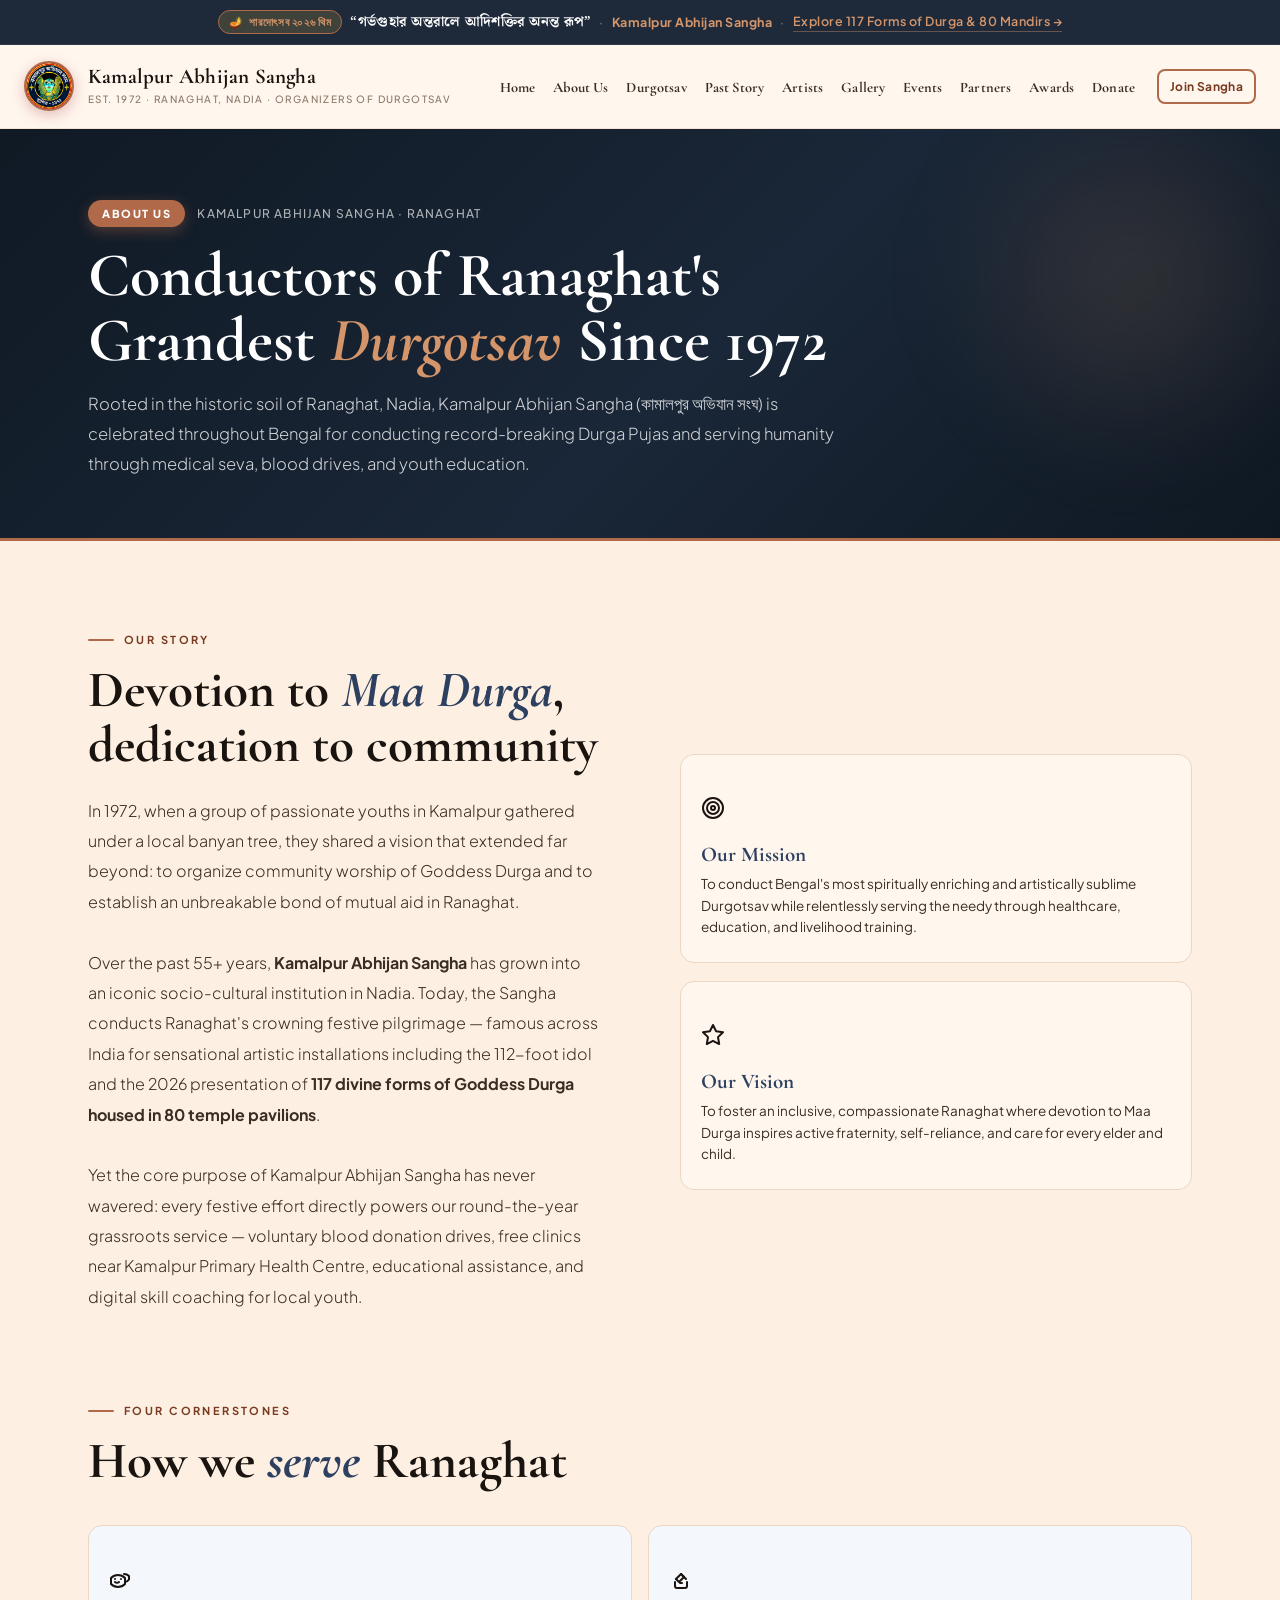
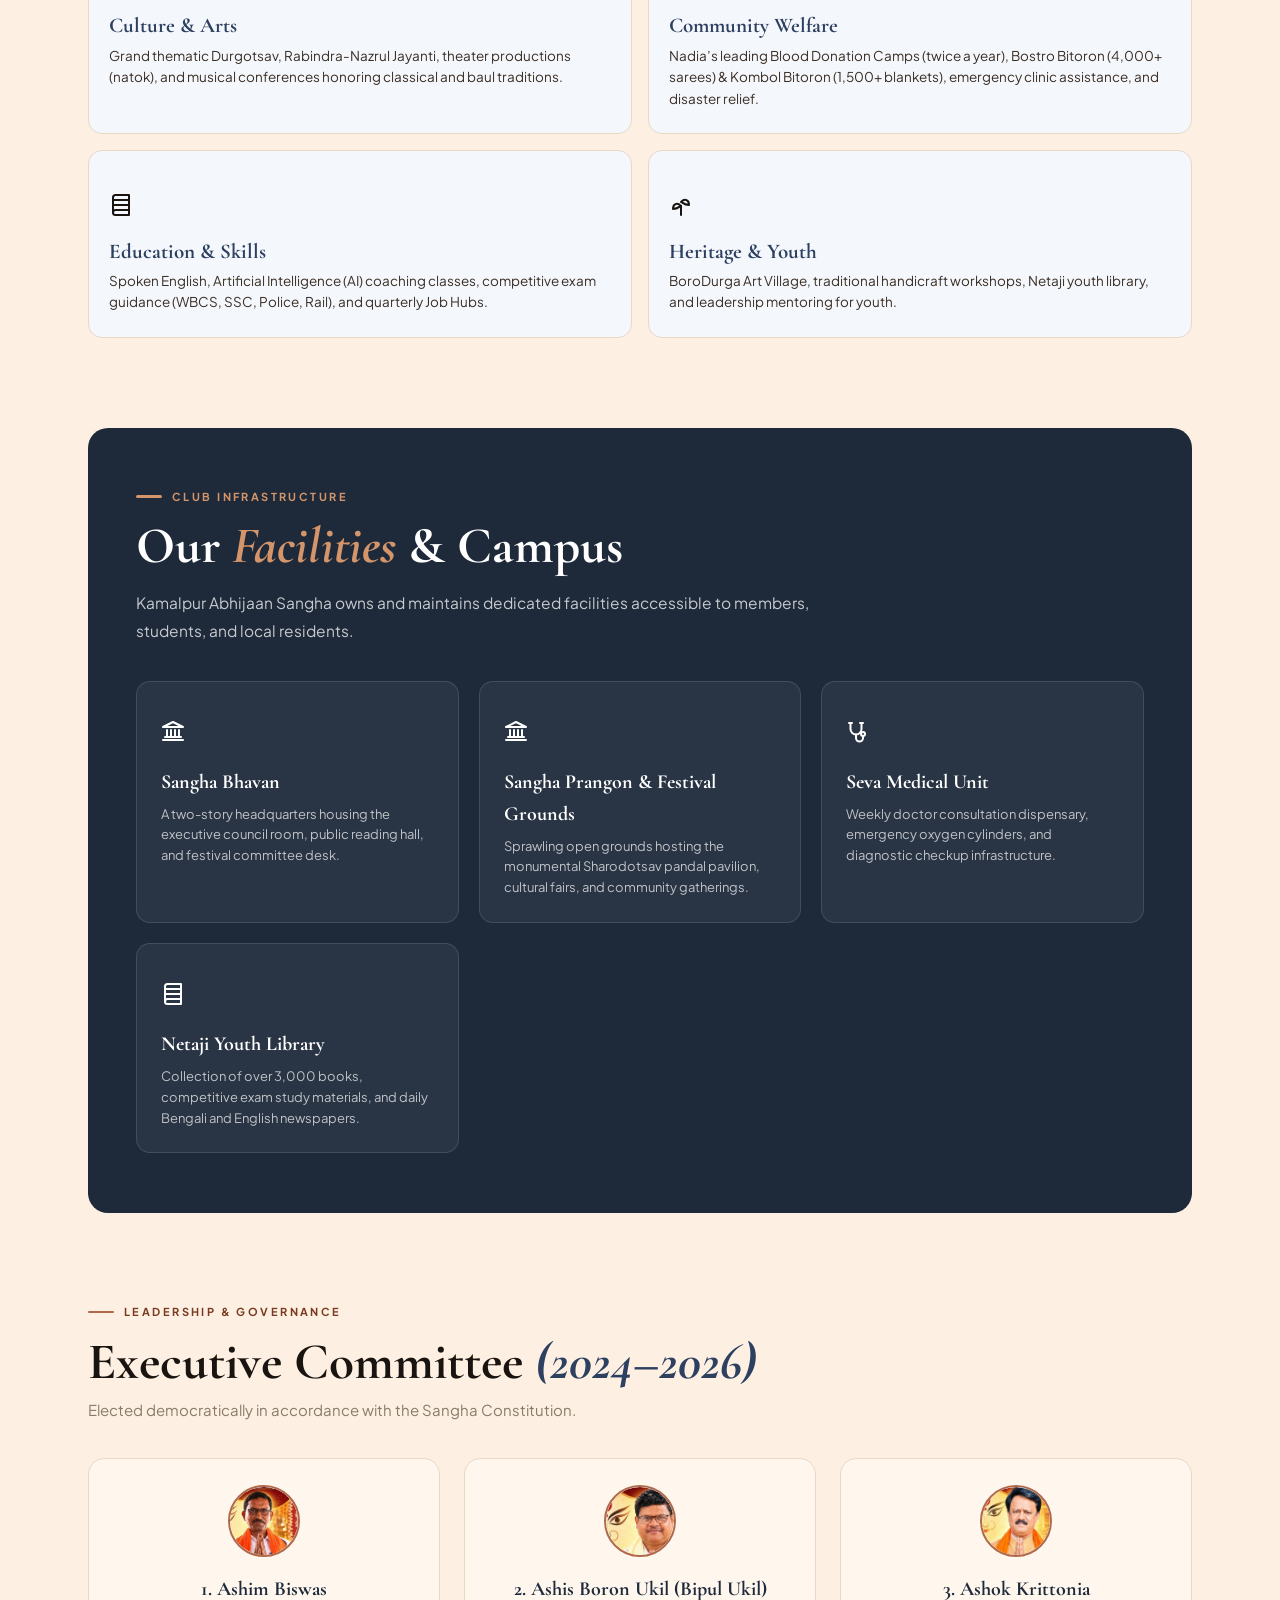
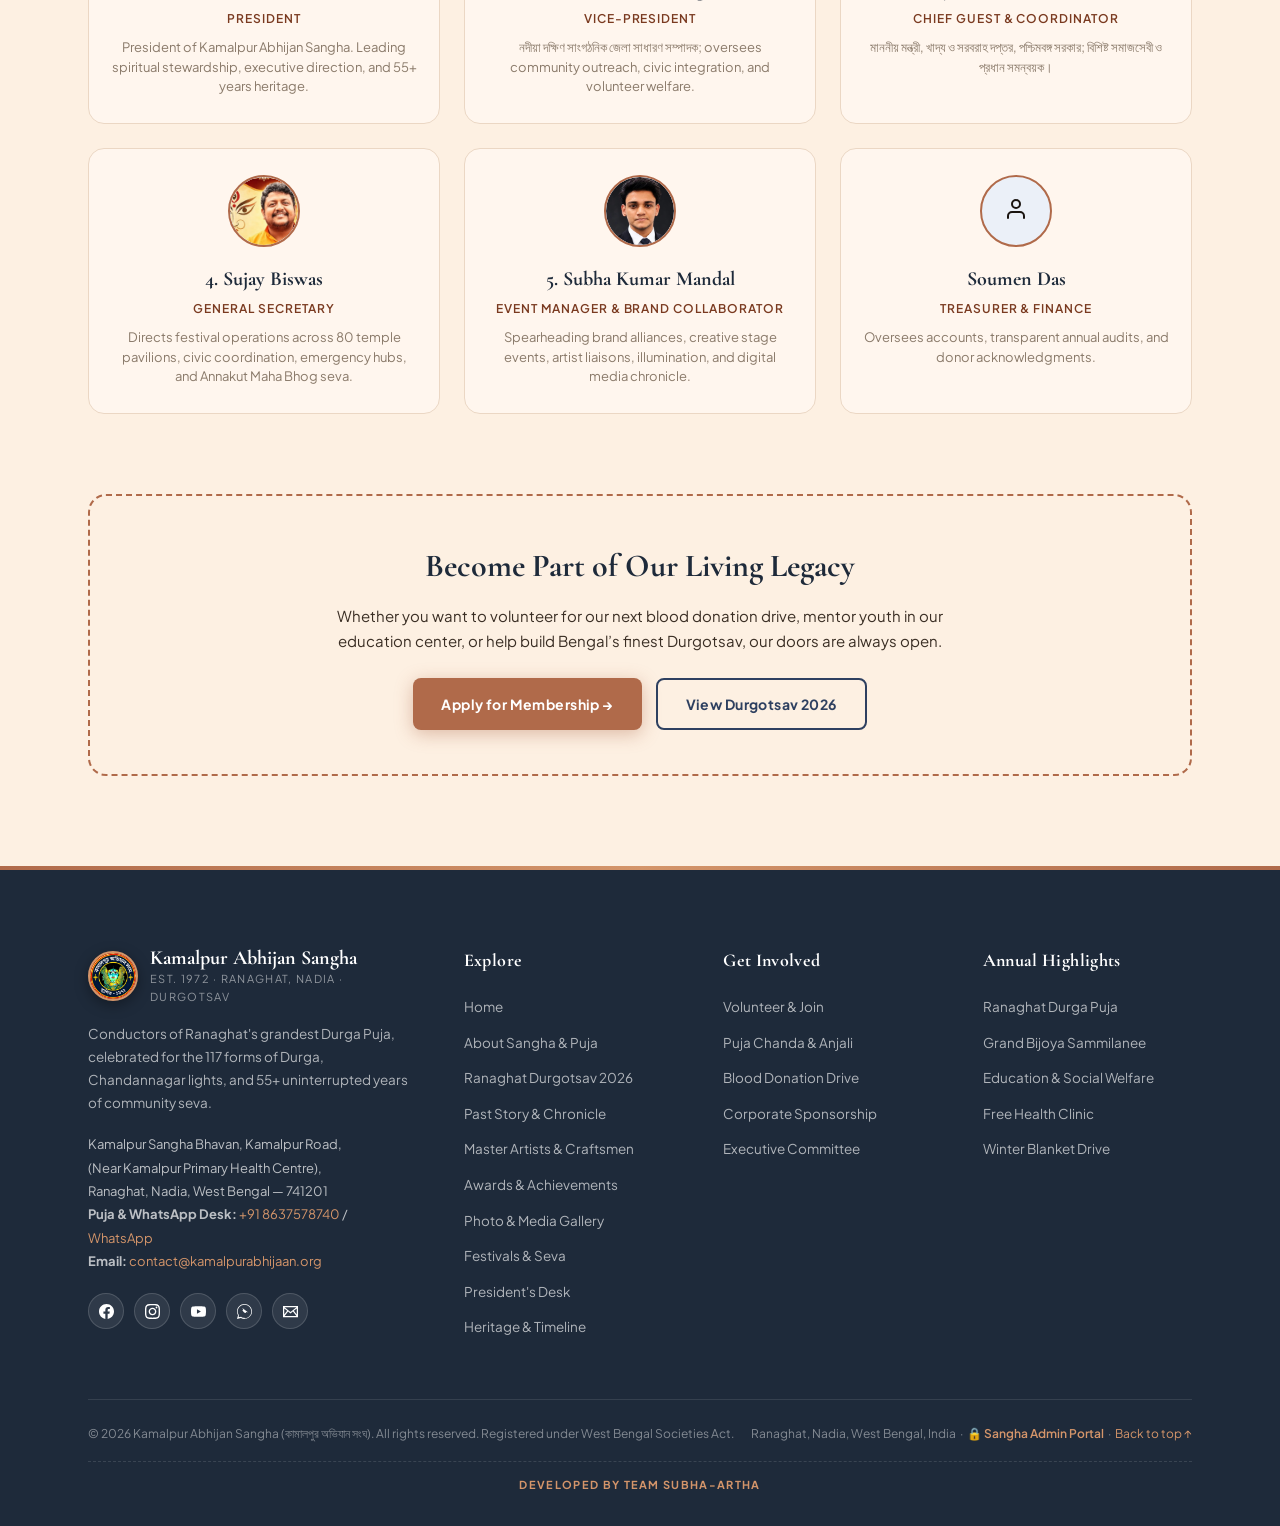
<file: about.html>
<!DOCTYPE html>
<html lang="en">
<head>
  <meta charset="UTF-8">
  <meta name="viewport" content="width=device-width, initial-scale=1.0">
  <title>About Us — Kamalpur Abhijan Sangha | Organizers of Ranaghat Durga Puja</title>
  <meta name="description" content="Discover the 55+ year legacy of Kamalpur Abhijan Sangha in Ranaghat, Nadia — famous for conducting Bengal's landmark Durga Puja, mega blood donation drives, and youth education.">

  <!-- Google Fonts -->
  <link rel="preconnect" href="https://fonts.googleapis.com">
  <link rel="preconnect" href="https://fonts.gstatic.com" crossorigin>
  <link href="https://fonts.googleapis.com/css2?family=Cormorant+Garamond:ital,wght@0,400;0,600;0,700;0,900;1,400;1,700&family=Noto+Serif+Bengali:wght@400;600;700;800&family=Plus+Jakarta+Sans:wght@300;400;500;600;700;800&display=swap" rel="stylesheet">

  <link rel="stylesheet" href="styles.css?v=20261011-v1">
  <link rel="icon" type="image/png" href="assets/logo.png?v=20261029-logo">
</head>
<body>

  <!-- Announcement Bar (Top Area Above Nav) -->
  <div class="announce-bar">
    <span class="announce-theme-tag"><span>🪔</span> শারদোৎসব ২০২৬ থিম</span>
    <span class="announce-theme-text">&ldquo;গর্ভগুহার অন্তরালে আদিশক্তির অনন্ত রূপ&rdquo;</span>
    <span class="announce-divider">·</span>
    <span><strong>Kamalpur Abhijan Sangha</strong></span>
    <span class="announce-divider">·</span>
    <a href="durgotsav.html">Explore 117 Forms of Durga &amp; 80 Mandirs &rarr;</a>
  </div>

  <!-- Navigation -->
  <nav id="nav">
    <a href="index.html" class="nav-brand">
      <div class="nav-logo">
        <img src="assets/logo.png?v=20261029-logo" alt="Kamalpur Abhijan Sangha Logo" width="50" height="50">
      </div>
      <div class="nav-brand-text">
        <span class="nav-name">Kamalpur Abhijan Sangha</span>
        <span class="nav-est">Est. 1972 · Ranaghat<span class="nav-est-extra">, Nadia · Organizers of Durgotsav</span></span>
      </div>
    </a>

    <button class="menu-btn" id="menuBtn" type="button" aria-label="Open navigation menu" aria-expanded="false" aria-controls="navLinks">☰</button>

    <ul class="nav-links" id="navLinks">
      <li><a href="index.html" class="nav-link">Home</a></li>
      <li><a href="about.html" class="nav-link active">About Us</a></li>
      <li><a href="durgotsav.html" class="nav-link">Durgotsav</a></li>
      <li><a href="story.html" class="nav-link">Past Story</a></li>
      <li><a href="artists.html" class="nav-link">Artists</a></li>
      <li><a href="gallery.html" class="nav-link">Gallery</a></li>
      <li><a href="events.html" class="nav-link">Events</a></li>
      <li><a href="partners.html" class="nav-link">Partners</a></li>
      <li><a href="awards.html" class="nav-link">Awards</a></li>
      <li><a href="donate.html" class="nav-link">Donate</a></li>
      <li><a href="join.html" class="nav-cta">Join Sangha</a></li>
    </ul>
  </nav>

  <!-- Hero Banner -->
  <header class="subpage-hero">
    <div class="container">
      <div class="subpage-hero-inner">
        <div class="hero-eyebrow">
          <span class="hero-pill">About Us</span>
          <span class="hero-eyebrow-txt">Kamalpur Abhijan Sangha &middot; Ranaghat</span>
        </div>
        <h1 class="subpage-title">Conductors of Ranaghat's<br>Grandest <em>Durgotsav</em> Since 1972</h1>
        <p class="subpage-subtitle">
          Rooted in the historic soil of Ranaghat, Nadia, Kamalpur Abhijan Sangha (কামালপুর অভিযান সংঘ) is celebrated throughout Bengal for conducting record-breaking Durga Pujas and serving humanity through medical seva, blood drives, and youth education.
        </p>
      </div>
    </div>
  </header>

  <!-- Main Content -->
  <main class="page-content-wrap">
    <div class="container">
      <!-- Section 1: Story & Mission -->
      <div class="about-grid" style="margin-bottom: 90px;">
        <div class="reveal">
          <div class="eyebrow">Our Story</div>
          <h2 class="sh2">Devotion to <em>Maa Durga</em>,<br>dedication to community</h2>
          <p class="about-body">
            In 1972, when a group of passionate youths in Kamalpur gathered under a local banyan tree, they shared a vision that extended far beyond: to organize community worship of Goddess Durga and to establish an unbreakable bond of mutual aid in Ranaghat.
            <br><br>
            Over the past 55+ years, <strong>Kamalpur Abhijan Sangha</strong> has grown into an iconic socio-cultural institution in Nadia. Today, the Sangha conducts Ranaghat's crowning festive pilgrimage — famous across India for sensational artistic installations including the 112-foot idol and the 2026 presentation of <strong>117 divine forms of Goddess Durga housed in 80 temple pavilions</strong>.
            <br><br>
            Yet the core purpose of Kamalpur Abhijan Sangha has never wavered: every festive effort directly powers our round-the-year grassroots service — voluntary blood donation drives, free clinics near Kamalpur Primary Health Centre, educational assistance, and digital skill coaching for local youth.
          </p>
        </div>

        <div class="reveal rd2">
          <div class="pillar" style="margin-bottom: 18px; background:var(--white);">
            <div class="pillar-icon"><svg class="kas-icon" width="24" height="24" viewBox="0 0 24 24" fill="none" stroke="currentColor" stroke-width="2" stroke-linecap="round" stroke-linejoin="round" aria-hidden="true"><circle cx="12" cy="12" r="10"/><circle cx="12" cy="12" r="6"/><circle cx="12" cy="12" r="2"/></svg></div>
            <div class="pillar-title">Our Mission</div>
            <div class="pillar-desc">To conduct Bengal's most spiritually enriching and artistically sublime Durgotsav while relentlessly serving the needy through healthcare, education, and livelihood training.</div>
          </div>
          <div class="pillar" style="background:var(--white);">
            <div class="pillar-icon"><svg class="kas-icon" width="24" height="24" viewBox="0 0 24 24" fill="none" stroke="currentColor" stroke-width="2" stroke-linecap="round" stroke-linejoin="round" aria-hidden="true"><polygon points="12 2 15.09 8.26 22 9.27 17 14.14 18.18 21.02 12 17.77 5.82 21.02 7 14.14 2 9.27 8.91 8.26 12 2"/></svg></div>
            <div class="pillar-title">Our Vision</div>
            <div class="pillar-desc">To foster an inclusive, compassionate Ranaghat where devotion to Maa Durga inspires active fraternity, self-reliance, and care for every elder and child.</div>
          </div>
        </div>
      </div>

      <!-- Section 2: 4 Pillars of Sangha -->
      <div class="reveal" style="margin-bottom: 90px;">
        <div class="eyebrow">Four Cornerstones</div>
        <h2 class="sh2">How we <em>serve</em> Ranaghat</h2>
        <div class="about-pillars">
          <div class="pillar reveal rd1">
            <div class="pillar-icon"><svg class="kas-icon" width="24" height="24" viewBox="0 0 24 24" fill="none" stroke="currentColor" stroke-width="2" stroke-linecap="round" stroke-linejoin="round" aria-hidden="true"><path d="M2 10s3-3 7-3 7 3 7 3v6s-3 3-7 3-7-3-7-3v-6Z"/><circle cx="6" cy="11" r="1" class="kas-icon solid"/><circle cx="12" cy="11" r="1" class="kas-icon solid"/><path d="M6 14c1 1 3 1 4 0"/><path d="M16 14c1.5 0 3-1 4-2.5V8s-2-2-5-2"/></svg></div>
            <div class="pillar-title">Culture &amp; Arts</div>
            <div class="pillar-desc">Grand thematic Durgotsav, Rabindra-Nazrul Jayanti, theater productions (natok), and musical conferences honoring classical and baul traditions.</div>
          </div>
          <div class="pillar reveal rd2">
            <div class="pillar-icon"><svg class="kas-icon" width="24" height="24" viewBox="0 0 24 24" fill="none" stroke="currentColor" stroke-width="2" stroke-linecap="round" stroke-linejoin="round" aria-hidden="true"><path d="M11 15h2"/><path d="m7 11 5-5 5 5"/><path d="m12 6 3 3-5 5-3-3"/><path d="M18 14v4a2 2 0 0 1-2 2H8a2 2 0 0 1-2-2v-4"/></svg></div>
            <div class="pillar-title">Community Welfare</div>
            <div class="pillar-desc">Nadia’s leading Blood Donation Camps (twice a year), Bostro Bitoron (4,000+ sarees) &amp; Kombol Bitoron (1,500+ blankets), emergency clinic assistance, and disaster relief.</div>
          </div>
          <div class="pillar reveal rd3">
            <div class="pillar-icon"><svg class="kas-icon" width="24" height="24" viewBox="0 0 24 24" fill="none" stroke="currentColor" stroke-width="2" stroke-linecap="round" stroke-linejoin="round" aria-hidden="true"><path d="M4 19.5A2.5 2.5 0 0 1 6.5 17H20"/><path d="M6.5 2H20v20H6.5A2.5 2.5 0 0 1 4 19.5v-15A2.5 2.5 0 0 1 6.5 2z"/><path d="M4 7h16"/><path d="M4 12h16"/></svg></div>
            <div class="pillar-title">Education &amp; Skills</div>
            <div class="pillar-desc">Spoken English, Artificial Intelligence (AI) coaching classes, competitive exam guidance (WBCS, SSC, Police, Rail), and quarterly Job Hubs.</div>
          </div>
          <div class="pillar reveal rd4">
            <div class="pillar-icon"><svg class="kas-icon" width="24" height="24" viewBox="0 0 24 24" fill="none" stroke="currentColor" stroke-width="2" stroke-linecap="round" stroke-linejoin="round" aria-hidden="true"><path d="M12 22v-9"/><path d="M12 13c-4-4-8-2-8 3 5 0 7-3 8-3z"/><path d="M12 9c4-4 8-2 8 3-5 0-7-3-8-3z"/></svg></div>
            <div class="pillar-title">Heritage &amp; Youth</div>
            <div class="pillar-desc">BoroDurga Art Village, traditional handicraft workshops, Netaji youth library, and leadership mentoring for youth.</div>
          </div>
        </div>
      </div>

      <!-- Section 3: Facilities -->
      <div class="reveal" style="margin-bottom: 90px; background:var(--eg-dark); color:white; border-radius:20px; padding:60px 48px;">
        <div class="eyebrow white-eye">Club Infrastructure</div>
        <h2 class="sh2 inv">Our <em>Facilities</em> &amp; Campus</h2>
        <p style="font-family:var(--sans); font-size:15.5px; color:rgba(255,255,255,0.75); margin-top:14px; max-width:700px; line-height:1.8;">
          Kamalpur Abhijaan Sangha owns and maintains dedicated facilities accessible to members, students, and local residents.
        </p>

        <div style="display:grid; grid-template-columns:repeat(auto-fit, minmax(240px, 1fr)); gap:20px; margin-top:36px;">
          <div style="background:rgba(255,255,255,0.05); border:1px solid rgba(255,255,255,0.12); border-radius:14px; padding:24px;">
            <div style="font-size:30px; margin-bottom:12px;"><svg class="kas-icon" width="20" height="20" viewBox="0 0 24 24" fill="none" stroke="currentColor" stroke-width="2" stroke-linecap="round" stroke-linejoin="round" aria-hidden="true"><path d="M2 20h20"/><path d="M4 17h16"/><path d="M12 2L2 7h20L12 2z"/><path d="M6 10v7"/><path d="M10 10v7"/><path d="M14 10v7"/><path d="M18 10v7"/></svg></div>
            <h3 style="font-family:var(--serif); font-size:20px; color:white; margin-bottom:6px;">Sangha Bhavan</h3>
            <p style="font-size:13px; color:rgba(255,255,255,0.7); line-height:1.6;">A two-story headquarters housing the executive council room, public reading hall, and festival committee desk.</p>
          </div>
          <div style="background:rgba(255,255,255,0.05); border:1px solid rgba(255,255,255,0.12); border-radius:14px; padding:24px;">
            <div style="font-size:30px; margin-bottom:12px;"><svg class="kas-icon" width="20" height="20" viewBox="0 0 24 24" fill="none" stroke="currentColor" stroke-width="2" stroke-linecap="round" stroke-linejoin="round" aria-hidden="true"><path d="M2 20h20"/><path d="M4 17h16"/><path d="M12 2L2 7h20L12 2z"/><path d="M6 10v7"/><path d="M10 10v7"/><path d="M14 10v7"/><path d="M18 10v7"/></svg></div>
            <h3 style="font-family:var(--serif); font-size:20px; color:white; margin-bottom:6px;">Sangha Prangon &amp; Festival Grounds</h3>
            <p style="font-size:13px; color:rgba(255,255,255,0.7); line-height:1.6;">Sprawling open grounds hosting the monumental Sharodotsav pandal pavilion, cultural fairs, and community gatherings.</p>
          </div>
          <div style="background:rgba(255,255,255,0.05); border:1px solid rgba(255,255,255,0.12); border-radius:14px; padding:24px;">
            <div style="font-size:30px; margin-bottom:12px;"><svg class="kas-icon" width="20" height="20" viewBox="0 0 24 24" fill="none" stroke="currentColor" stroke-width="2" stroke-linecap="round" stroke-linejoin="round" aria-hidden="true"><path d="M4.5 3v6a5.5 5.5 0 0 0 11 0V3"/><path d="M10 14.5v3.5a3.5 3.5 0 0 0 7 0v-2"/><circle cx="17" cy="14" r="2"/><path d="M3 3h3"/><path d="M14 3h3"/></svg></div>
            <h3 style="font-family:var(--serif); font-size:20px; color:white; margin-bottom:6px;">Seva Medical Unit</h3>
            <p style="font-size:13px; color:rgba(255,255,255,0.7); line-height:1.6;">Weekly doctor consultation dispensary, emergency oxygen cylinders, and diagnostic checkup infrastructure.</p>
          </div>
          <div style="background:rgba(255,255,255,0.05); border:1px solid rgba(255,255,255,0.12); border-radius:14px; padding:24px;">
            <div style="font-size:30px; margin-bottom:12px;"><svg class="kas-icon" width="20" height="20" viewBox="0 0 24 24" fill="none" stroke="currentColor" stroke-width="2" stroke-linecap="round" stroke-linejoin="round" aria-hidden="true"><path d="M4 19.5A2.5 2.5 0 0 1 6.5 17H20"/><path d="M6.5 2H20v20H6.5A2.5 2.5 0 0 1 4 19.5v-15A2.5 2.5 0 0 1 6.5 2z"/><path d="M4 7h16"/><path d="M4 12h16"/></svg></div>
            <h3 style="font-family:var(--serif); font-size:20px; color:white; margin-bottom:6px;">Netaji Youth Library</h3>
            <p style="font-size:13px; color:rgba(255,255,255,0.7); line-height:1.6;">Collection of over 3,000 books, competitive exam study materials, and daily Bengali and English newspapers.</p>
          </div>
        </div>
      </div>

      <!-- Section 4: Executive Committee -->
      <div class="reveal">
        <div class="eyebrow">Leadership &amp; Governance</div>
        <h2 class="sh2">Executive Committee <em>(2024&ndash;2026)</em></h2>
        <p style="font-family:var(--sans); font-size:15px; color:var(--text-3); margin-top:8px;">Elected democratically in accordance with the Sangha Constitution.</p>

        <div class="committee-grid">
          <div class="comm-card">
            <div class="comm-avatar" style="overflow:hidden; padding:0; border:2px solid var(--gold);"><img src="assets/president-avatar.jpg?v=20261028-swap" alt="President Ashim Biswas" style="width:100%; height:100%; object-fit:cover; border-radius:50%; display:block;"></div>
            <div class="comm-name">1. Ashim Biswas</div>
            <div class="comm-role">President</div>
            <div class="comm-meta">President of Kamalpur Abhijan Sangha. Leading spiritual stewardship, executive direction, and 55+ years heritage.</div>
          </div>
          <div class="comm-card">
            <div class="comm-avatar" style="overflow:hidden; padding:0; border:2px solid var(--gold);"><img src="assets/vice-president-avatar.jpg?v=20261028-real" alt="Vice-President Ashis Boron Ukil" style="width:100%; height:100%; object-fit:cover; border-radius:50%; display:block;"></div>
            <div class="comm-name">2. Ashis Boron Ukil (Bipul Ukil)</div>
            <div class="comm-role">Vice-President</div>
            <div class="comm-meta">নদীয়া দক্ষিণ সাংগঠনিক জেলা সাধারণ সম্পাদক; oversees community outreach, civic integration, and volunteer welfare.</div>
          </div>
          <div class="comm-card">
            <div class="comm-avatar" style="overflow:hidden; padding:0; border:2px solid var(--gold);"><img src="assets/ashok-krittonia-avatar.jpg" alt="Chief Guest & Coordinator Ashok Krittonia" style="width:100%; height:100%; object-fit:cover; border-radius:50%; display:block;"></div>
            <div class="comm-name">3. Ashok Krittonia</div>
            <div class="comm-role">Chief Guest &amp; Coordinator</div>
            <div class="comm-meta">মাননীয় মন্ত্রী, খাদ্য ও সরবরাহ দপ্তর, পশ্চিমবঙ্গ সরকার; বিশিষ্ট সমাজসেবী ও প্রধান সমন্বয়ক।</div>
          </div>
          <div class="comm-card">
            <div class="comm-avatar" style="overflow:hidden; padding:0; border:2px solid var(--gold);"><img src="assets/secretary-avatar.jpg?v=20261028-swap" alt="General Secretary Sujay Biswas" style="width:100%; height:100%; object-fit:cover; border-radius:50%; display:block;"></div>
            <div class="comm-name">4. Sujay Biswas</div>
            <div class="comm-role">General Secretary</div>
            <div class="comm-meta">Directs festival operations across 80 temple pavilions, civic coordination, emergency hubs, and Annakut Maha Bhog seva.</div>
          </div>
          <div class="comm-card">
            <div class="comm-avatar" style="overflow:hidden; padding:0; border:2px solid var(--gold);"><img src="assets/event-manager-avatar.jpg?v=20261030-subha" alt="Event Manager Subha Kumar Mandal" style="width:100%; height:100%; object-fit:cover; border-radius:50%; display:block;"></div>
            <div class="comm-name">5. Subha Kumar Mandal</div>
            <div class="comm-role">Event Manager &amp; Brand Collaborator</div>
            <div class="comm-meta">Spearheading brand alliances, creative stage events, artist liaisons, illumination, and digital media chronicle.</div>
          </div>
          <div class="comm-card">
            <div class="comm-avatar"><svg class="kas-icon" width="20" height="20" viewBox="0 0 24 24" fill="none" stroke="currentColor" stroke-width="2" stroke-linecap="round" stroke-linejoin="round" aria-hidden="true"><path d="M20 21v-2a4 4 0 0 0-4-4H8a4 4 0 0 0-4 4v2"/><circle cx="12" cy="7" r="4"/></svg></div>
            <div class="comm-name">Soumen Das</div>
            <div class="comm-role">Treasurer &amp; Finance</div>
            <div class="comm-meta">Oversees accounts, transparent annual audits, and donor acknowledgments.</div>
          </div>
        </div>
      </div>

      <!-- CTA Box -->
      <div style="margin-top: 80px; background:var(--off-white); border:2px dashed var(--gold); border-radius:18px; padding:44px; text-align:center;">
        <h3 style="font-family:var(--serif); font-size:32px; color:var(--eg-dark); margin-bottom:12px;">Become Part of Our Living Legacy</h3>
        <p style="font-family:var(--sans); font-size:15px; color:var(--text-2); max-width:620px; margin:0 auto 24px; line-height:1.7;">
          Whether you want to volunteer for our next blood donation drive, mentor youth in our education center, or help build Bengal’s finest Durgotsav, our doors are always open.
        </p>
        <div style="display:flex; justify-content:center; gap:14px; flex-wrap:wrap;">
          <a href="join.html" class="hero-btn primary">Apply for Membership &rarr;</a>
          <a href="durgotsav.html" class="hero-btn ghost" style="color:var(--eg); border-color:var(--eg);">View Durgotsav 2026</a>
        </div>
      </div>
    </div>
  </main>

  <!-- Footer -->
  <footer id="contact">
    <div class="footer-stripe"></div>
    <div class="container">
      <div class="footer-grid">
        <div>
          <div class="footer-logo">
            <div class="footer-logo-img">
              <img src="assets/logo.png?v=20261029-logo" alt="Kamalpur Abhijan Sangha Logo" width="50" height="50">
            </div>
            <div>
              <div class="footer-brandname">Kamalpur Abhijan Sangha</div>
              <div class="footer-est">Est. 1972 · Ranaghat, Nadia · Durgotsav</div>
            </div>
          </div>
          <p class="footer-tagline">
            Conductors of Ranaghat's grandest Durga Puja, celebrated for the 117 forms of Durga, Chandannagar lights, and 55+ uninterrupted years of community seva.
          </p>
          <address class="footer-addr">
            Kamalpur Sangha Bhavan, Kamalpur Road,<br>
            (Near Kamalpur Primary Health Centre),<br>
            Ranaghat, Nadia, West Bengal &mdash; 741201<br>
            <strong>Puja &amp; WhatsApp Desk:</strong> <a href="tel:+918637578740">+91 8637578740</a> / <a href="https://wa.me/918637578740" target="_blank" rel="noopener noreferrer">WhatsApp</a><br>
            <strong>Email:</strong> <a href="mailto:contact@kamalpurabhijaan.org">contact@kamalpurabhijaan.org</a>
          </address>
          <div class="footer-social">
            <a href="https://www.facebook.com/share/p/1DXQaoAbwq/" class="social-btn" target="_blank" rel="noopener noreferrer" aria-label="Official Facebook Page" title="Official Facebook">
              <svg width="15" height="15" viewBox="0 0 24 24" fill="currentColor" aria-hidden="true"><path d="M24 12.073c0-6.627-5.373-12-12-12s-12 5.373-12 12c0 5.99 4.388 10.954 10.125 11.854v-8.385H7.078v-3.47h3.047V9.43c0-3.007 1.792-4.669 4.533-4.669 1.312 0 2.686.235 2.686.235v2.953H15.83c-1.491 0-1.956.925-1.956 1.874v2.25h3.328l-.532 3.47h-2.796v8.385C19.612 23.027 24 18.062 24 12.073z"/></svg>
            </a>
            <a href="https://www.instagram.com/kamalpurabhijanshangha?stkn=MXBlMnAyNTJsNTBxaA==" class="social-btn" target="_blank" rel="noopener noreferrer" aria-label="Official Instagram" title="Official Instagram">
              <svg width="15" height="15" viewBox="0 0 24 24" fill="currentColor" aria-hidden="true"><path d="M12 2.163c3.204 0 3.584.012 4.85.07 3.252.148 4.771 1.691 4.919 4.919.058 1.265.069 1.645.069 4.849 0 3.205-.012 3.584-.069 4.849-.149 3.225-1.664 4.771-4.919 4.919-1.266.058-1.644.07-4.85.07-3.204 0-3.584-.012-4.849-.07-3.26-.149-4.771-1.699-4.919-4.92-.058-1.265-.07-1.644-.07-4.849 0-3.204.013-3.583.07-4.849.149-3.227 1.664-4.771 4.919-4.919 1.266-.057 1.645-.069 4.849-.069zm0-2.163c-3.259 0-3.667.014-4.947.072-4.358.2-6.78 2.618-6.98 6.98-.059 1.281-.073 1.689-.073 4.948 0 3.259.014 3.668.072 4.948.2 4.358 2.618 6.78 6.98 6.98 1.281.058 1.689.072 4.948.072 3.259 0 3.668-.014 4.948-.072 4.354-.2 6.782-2.618 6.979-6.98.059-1.28.073-1.689.073-4.948 0-3.259-.014-3.667-.072-4.947-.196-4.354-2.617-6.78-6.979-6.98-1.281-.059-1.69-.073-4.949-.073zm0 5.838c-3.403 0-6.162 2.759-6.162 6.162s2.759 6.163 6.162 6.163 6.162-2.759 6.162-6.163c0-3.403-2.759-6.162-6.162-6.162zm0 10.162c-2.209 0-4-1.79-4-4 0-2.209 1.791-4 4-4s4 1.791 4 4c0 2.21-1.791 4-4 4zm6.406-11.845c-.796 0-1.441.645-1.441 1.44s.645 1.44 1.441 1.44c.795 0 1.439-.645 1.439-1.44s-.644-1.44-1.439-1.44z"/></svg>
            </a>
            <a href="https://youtube.com/@kamalpurabhijansangha?si=CEZETjkV42fUC0kX" class="social-btn" target="_blank" rel="noopener noreferrer" aria-label="Official YouTube Channel" title="Official YouTube">
              <svg width="15" height="15" viewBox="0 0 24 24" fill="currentColor" aria-hidden="true"><path d="M23.498 6.186a3.016 3.016 0 0 0-2.122-2.136C19.505 3.545 12 3.545 12 3.545s-7.505 0-9.377.505A3.017 3.017 0 0 0 .502 6.186C0 8.07 0 12 0 12s0 3.93.502 5.814a3.016 3.016 0 0 0 2.122 2.136c1.871.505 9.376.505 9.376.505s7.505 0 9.377-.505a3.015 3.015 0 0 0 2.122-2.136C24 15.93 24 12 24 12s0-3.93-.502-5.814zM9.545 15.568V8.432L15.818 12l-6.273 3.568z"/></svg>
            </a>
            <a href="https://wa.me/918637578740" class="social-btn" target="_blank" rel="noopener noreferrer" aria-label="WhatsApp Helpline Desk" title="WhatsApp Helpline">
              <svg width="15" height="15" viewBox="0 0 24 24" fill="currentColor" aria-hidden="true"><path d="M12.031 0C5.397 0 .016 5.381.016 12.016c0 2.12.553 4.192 1.605 6.012L0 24l6.166-1.619a11.968 11.968 0 0 0 5.865 1.53c6.634 0 12.016-5.381 12.016-12.016S18.665 0 12.031 0zm0 21.996a9.972 9.972 0 0 1-5.086-1.39l-.365-.217-3.774.99.1-3.678-.238-.379a9.97 9.97 0 0 1-1.53-5.306C1.138 6.02 6.023 1.138 12.031 1.138s10.893 4.882 10.893 10.878-4.885 10.98-10.893 10.98zm5.973-8.232c-.328-.164-1.94-.957-2.24-1.066-.3-.11-.52-.164-.739.164-.219.328-.848 1.066-1.04 1.284-.191.219-.383.246-.711.082-.328-.164-1.385-.51-2.637-1.627-.975-.87-1.633-1.945-1.824-2.273-.191-.328-.02-.505.143-.668.147-.146.328-.383.492-.574.164-.191.219-.328.328-.547.11-.219.055-.41-.027-.574-.082-.164-.739-1.78-.1.013-2.438-.266-.639-.537-.552-.739-.562-.191-.01-.41-.01-.629-.01s-.574.082-.875.41c-.3.328-1.148 1.121-1.148 2.734s1.176 3.172 1.34 3.391c.164.219 2.313 3.531 5.602 4.953.782.338 1.393.54 1.87.692.787.25 1.503.214 2.069.13.631-.094 1.94-.793 2.213-1.558.273-.765.273-1.421.191-1.558-.082-.137-.3-.219-.628-.383z"/></svg>
            </a>
            <a href="mailto:contact@kamalpurabhijaan.org" class="social-btn" aria-label="Official Email Desk" title="Email Desk">
              <svg width="15" height="15" viewBox="0 0 24 24" fill="currentColor" aria-hidden="true"><path d="M0 3v18h24v-18h-24zm6.623 7.929l-4.623 5.712v-9.458l4.623 3.746zm-4.141-5.929h19.035l-9.517 7.713-9.518-7.713zm5.694 7.188l3.824 3.099 3.83-3.104 5.612 6.817h-18.779l5.513-6.812zm9.208-1.259l4.616-3.741v9.448l-4.616-5.707z"/></svg>
            </a>
          </div>
        </div>

        <div>
          <div class="footer-col-title">Explore</div>
          <ul class="footer-menu">
            <li><a href="index.html">Home</a></li>
            <li><a href="about.html">About Sangha &amp; Puja</a></li>
            <li><a href="durgotsav.html">Ranaghat Durgotsav 2026</a></li>
            <li><a href="story.html">Past Story &amp; Chronicle</a></li>
            <li><a href="artists.html">Master Artists &amp; Craftsmen</a></li>
            <li><a href="awards.html">Awards &amp; Achievements</a></li>
            <li><a href="gallery.html">Photo &amp; Media Gallery</a></li>
            <li><a href="events.html">Festivals &amp; Seva</a></li>
            <li><a href="president.html">President's Desk</a></li>
            <li><a href="heritage.html">Heritage &amp; Timeline</a></li>
          </ul>
        </div>

        <div>
          <div class="footer-col-title">Get Involved</div>
          <ul class="footer-menu">
            <li><a href="join.html">Volunteer &amp; Join</a></li>
            <li><a href="donate.html">Puja Chanda &amp; Anjali</a></li>
            <li><a href="events.html">Blood Donation Drive</a></li>
            <li><a href="partners.html">Corporate Sponsorship</a></li>
            <li><a href="about.html">Executive Committee</a></li>
          </ul>
        </div>

        <div>
          <div class="footer-col-title">Annual Highlights</div>
          <ul class="footer-menu">
            <li><a href="durgotsav.html">Ranaghat Durga Puja</a></li>
            <li><a href="events.html">Grand Bijoya Sammilanee</a></li>
            <li><a href="events.html">Education &amp; Social Welfare</a></li>
            <li><a href="events.html">Free Health Clinic</a></li>
            <li><a href="events.html">Winter Blanket Drive</a></li>
          </ul>
        </div>
      </div>

      <div class="footer-bottom">
        <div class="footer-copy">
          &copy; 2026 Kamalpur Abhijan Sangha (কামালপুর অভিযান সংঘ). All rights reserved. Registered under West Bengal Societies Act.
        </div>
        <div class="footer-copy">
          Ranaghat, Nadia, West Bengal, India &nbsp;·&nbsp;
          <a href="admin.html" class="footer-admin-link">🔒 Sangha Admin Portal</a> &nbsp;·&nbsp;
          <a href="#">Back to top &uarr;</a>
        </div>
        <div class="footer-developer-credit" style="width:100%; text-align:center; font-size:11px; font-weight:700; letter-spacing:0.12em; text-transform:uppercase; color:var(--gold-bright, #F59E0B); padding-top:14px; margin-top:6px; border-top:1px dashed rgba(255,255,255,0.12);">
          DEVELOPED BY TEAM SUBHA-ARTHA
        </div>
      </div>
    </div>
  </footer>

  <script src="script.js?v=20261011-v1"></script>
</body>
</html>
</file>
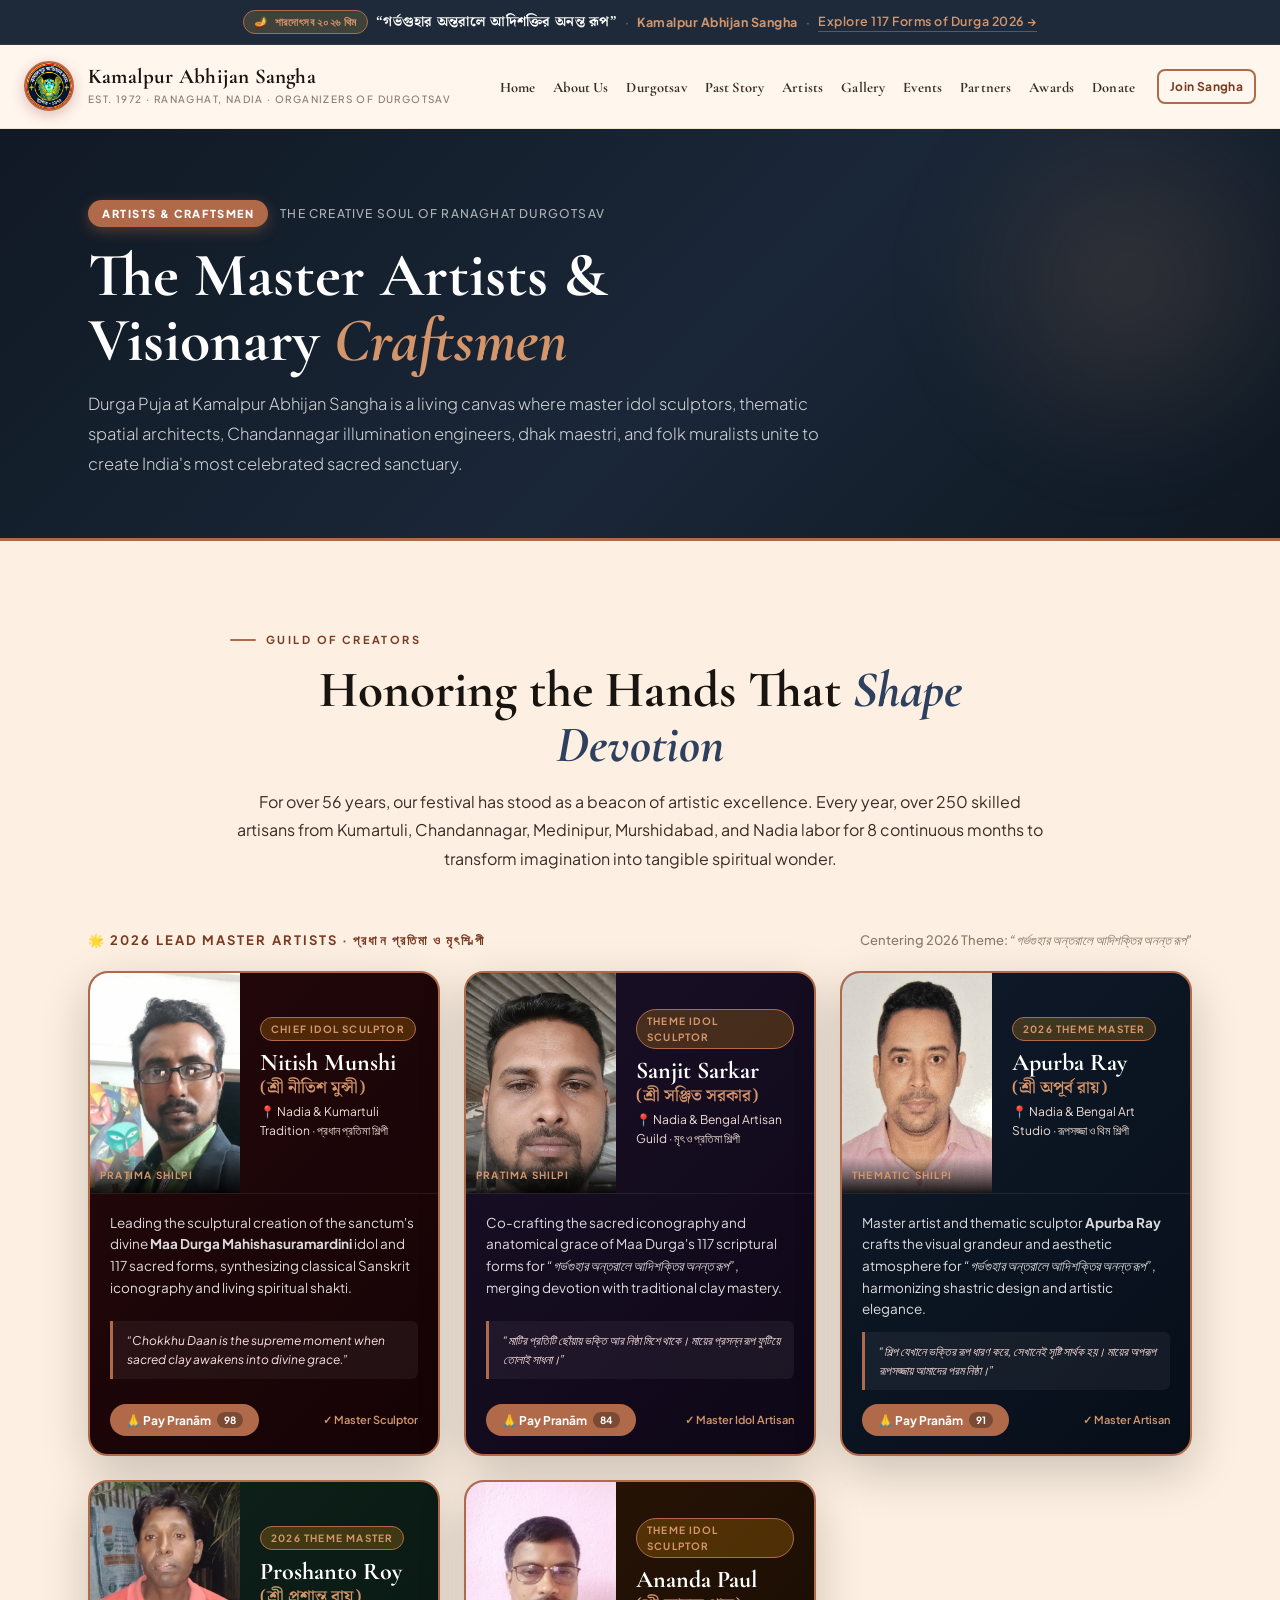
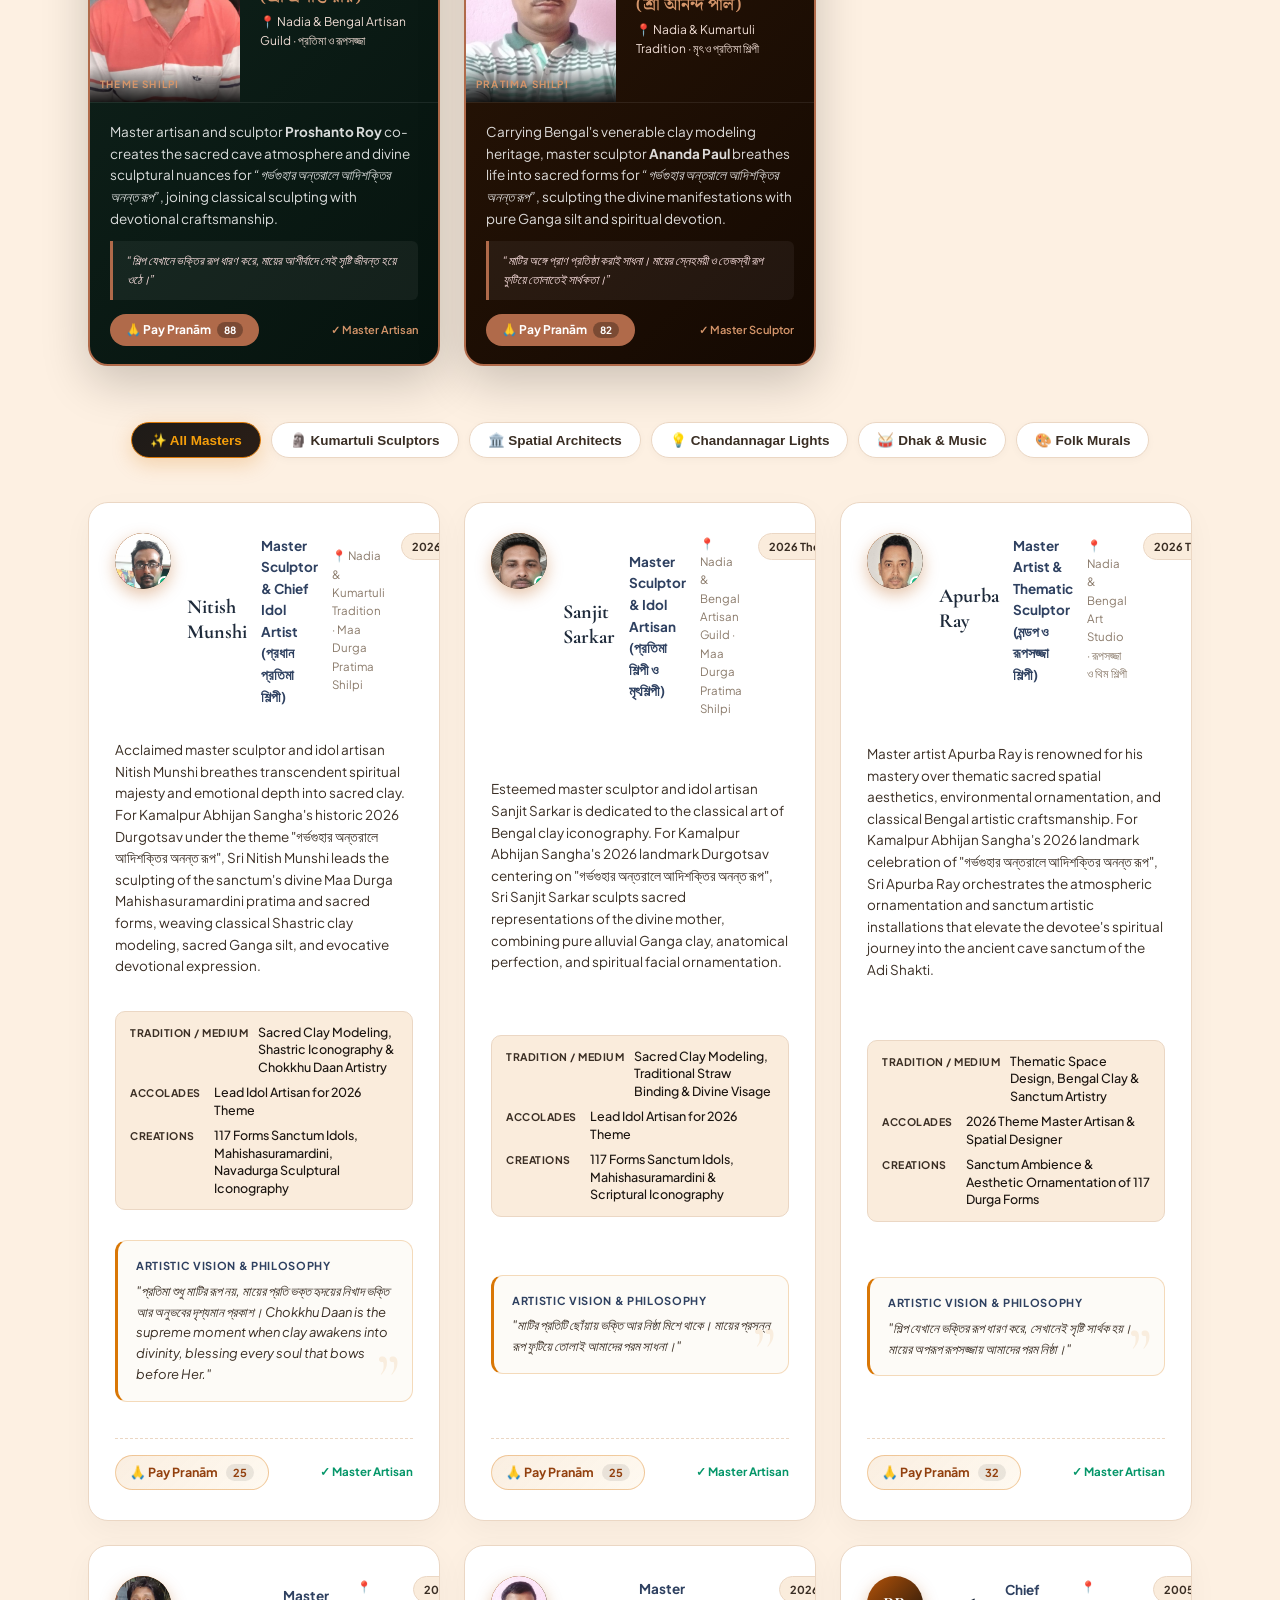
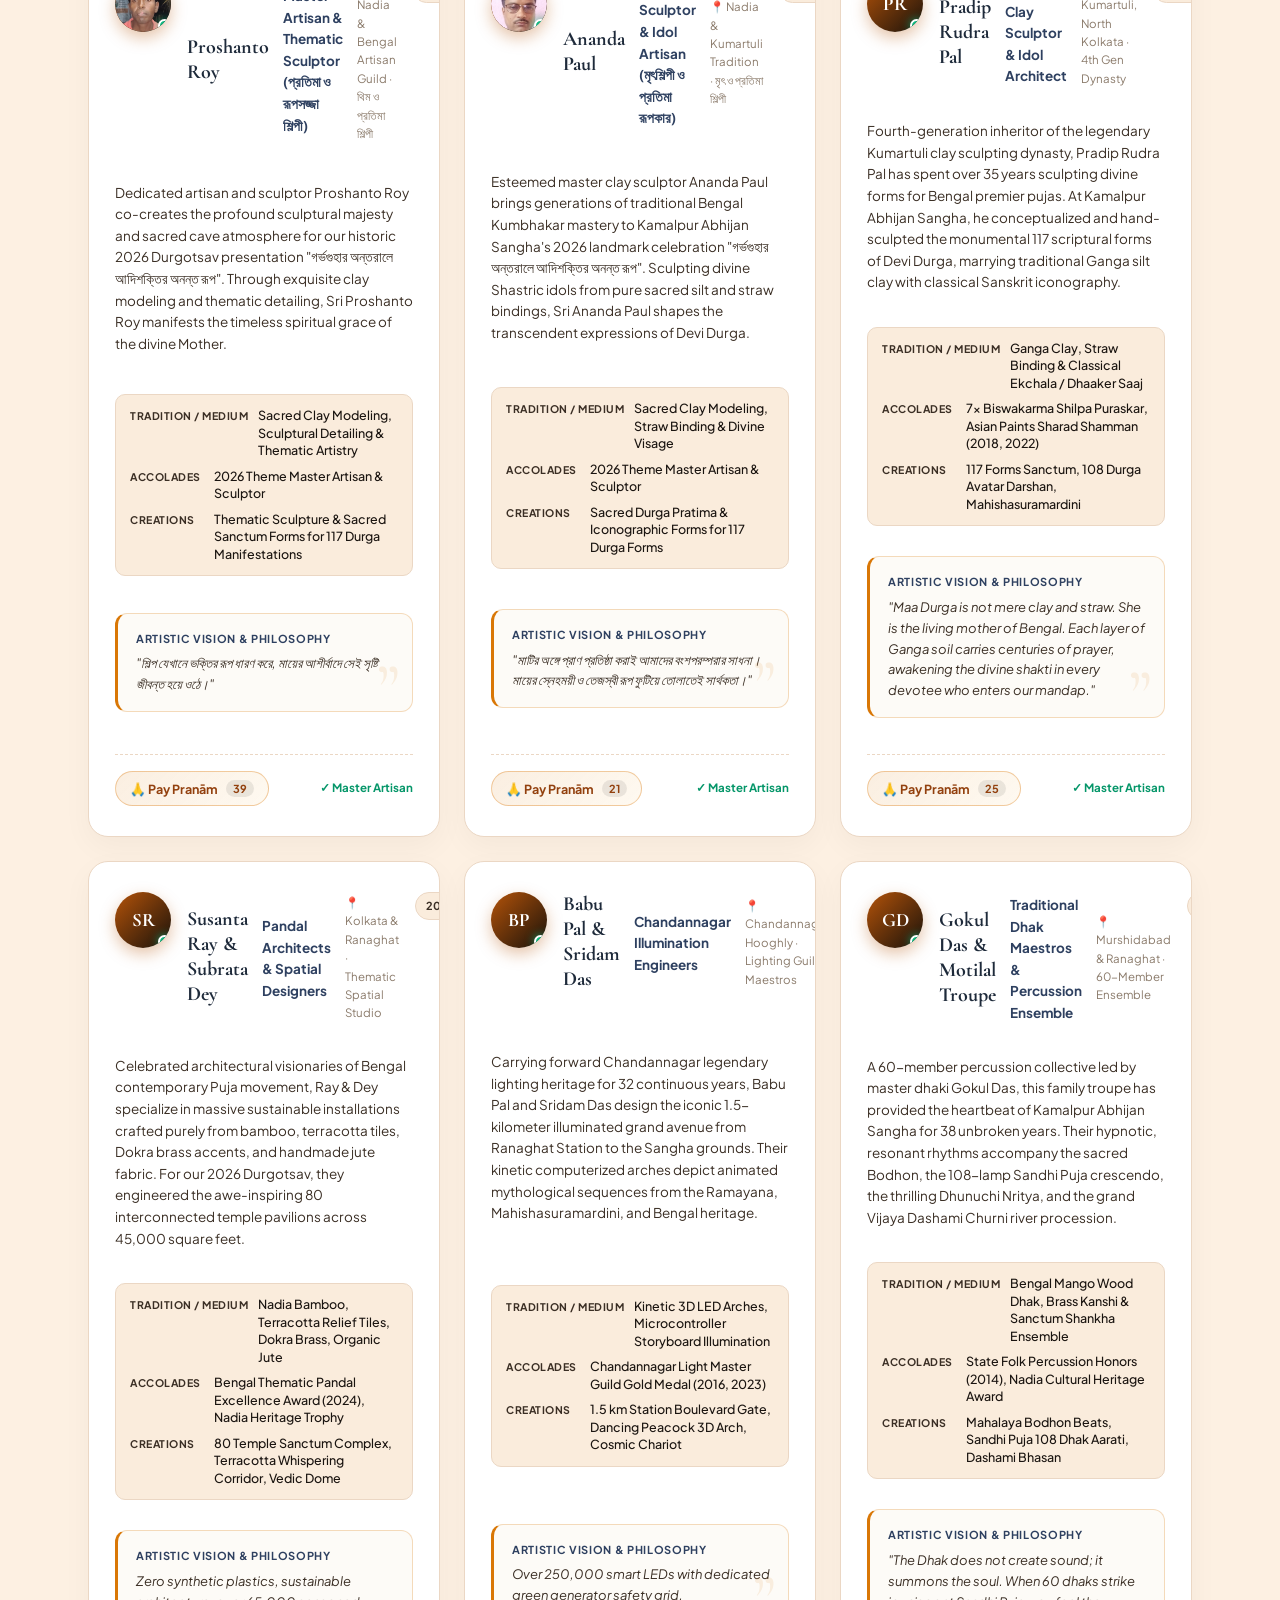
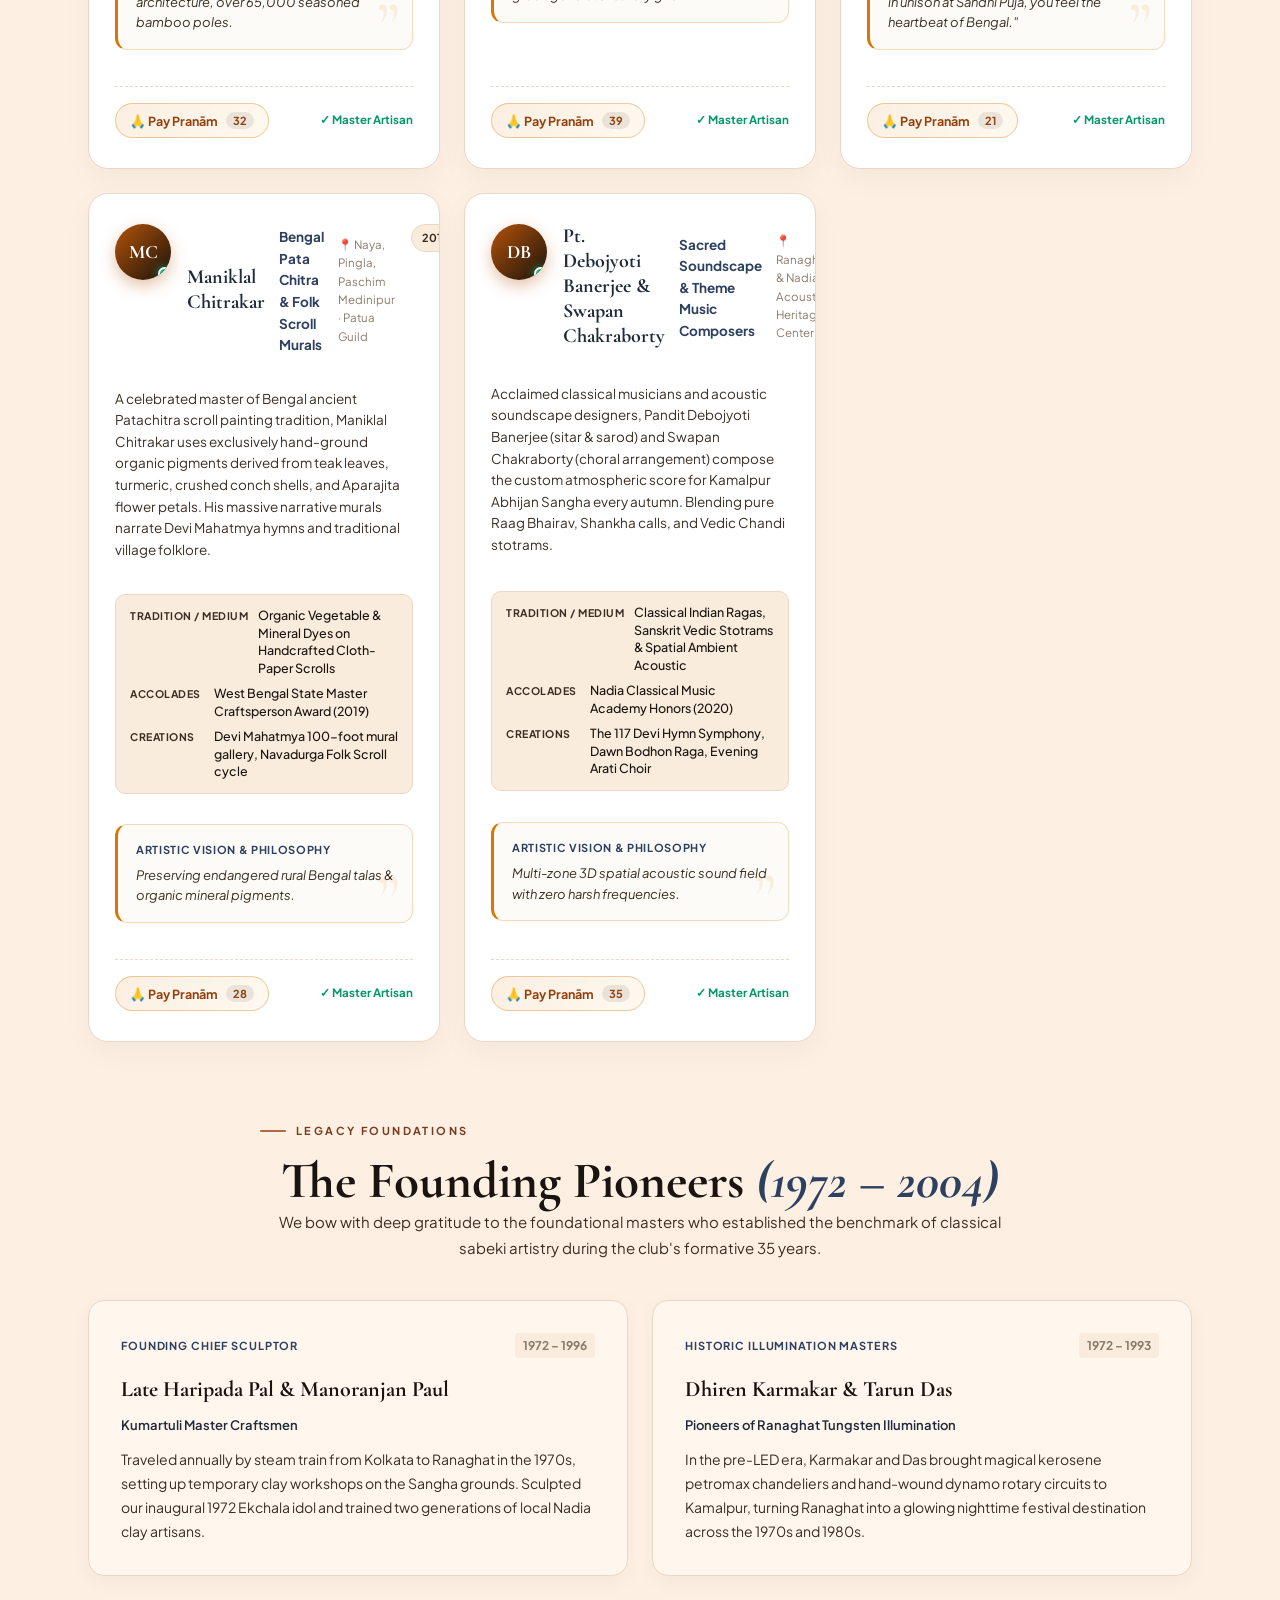
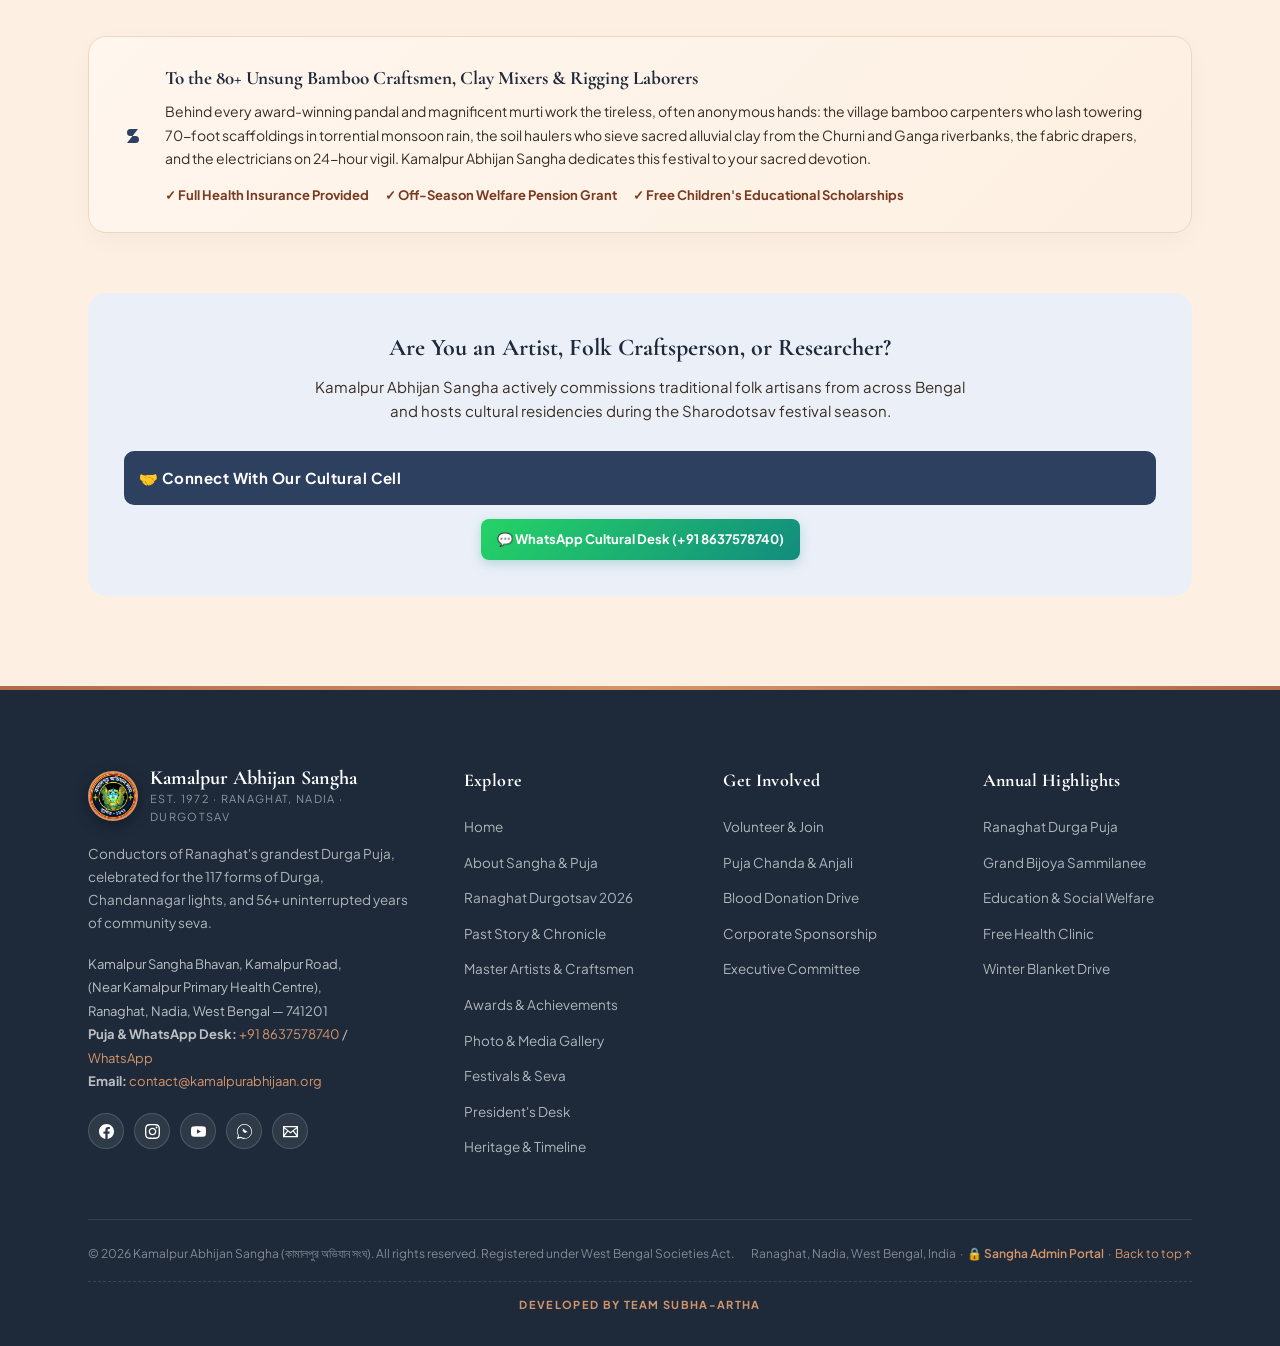
<file: artists.html>
<!DOCTYPE html>
<html lang="en">
<head>
  <meta charset="UTF-8">
  <meta name="viewport" content="width=device-width, initial-scale=1.0">
  <title>Master Artists &amp; Craftsmen — Kamalpur Abhijan Sangha | Ranaghat Durgotsav</title>
  <meta name="description" content="Discover the master artists, Kumartuli idol sculptors, thematic pandal architects, Chandannagar lighting pioneers, and dhak troupes of Kamalpur Abhijan Sangha in Ranaghat.">

  <!-- Google Fonts -->
  <link rel="preconnect" href="https://fonts.googleapis.com">
  <link rel="preconnect" href="https://fonts.gstatic.com" crossorigin>
  <link href="https://fonts.googleapis.com/css2?family=Cormorant+Garamond:ital,wght@0,400;0,600;0,700;0,900;1,400;1,700&family=Noto+Serif+Bengali:wght@400;600;700;800&family=Plus+Jakarta+Sans:wght@300;400;500;600;700;800&display=swap" rel="stylesheet">

  <link rel="stylesheet" href="styles.css?v=20261012-anim-v1">
  <link rel="icon" type="image/png" href="assets/logo.png?v=20261029-logo">
</head>
<body>

  <!-- Announcement Bar (Top Area Above Nav) -->
  <div class="announce-bar">
    <span class="announce-theme-tag"><span>🪔</span> শারদোৎসব ২০২৬ থিম</span>
    <span class="announce-theme-text">&ldquo;গর্ভগুহার অন্তরালে আদিশক্তির অনন্ত রূপ&rdquo;</span>
    <span class="announce-divider">·</span>
    <span><strong>Kamalpur Abhijan Sangha</strong></span>
    <span class="announce-divider">·</span>
    <a href="durgotsav.html">Explore 117 Forms of Durga 2026 &rarr;</a>
  </div>

  <!-- Navigation -->
  <nav id="nav">
    <a href="index.html" class="nav-brand">
      <div class="nav-logo">
        <img src="assets/logo.png?v=20261029-logo" alt="Kamalpur Abhijan Sangha Logo" width="50" height="50">
      </div>
      <div class="nav-brand-text">
        <span class="nav-name">Kamalpur Abhijan Sangha</span>
        <span class="nav-est">Est. 1972 · Ranaghat<span class="nav-est-extra">, Nadia · Organizers of Durgotsav</span></span>
      </div>
    </a>

    <button class="menu-btn" id="menuBtn" type="button" aria-label="Open navigation menu" aria-expanded="false" aria-controls="navLinks">☰</button>

    <ul class="nav-links" id="navLinks">
      <li><a href="index.html" class="nav-link">Home</a></li>
      <li><a href="about.html" class="nav-link">About Us</a></li>
      <li><a href="durgotsav.html" class="nav-link">Durgotsav</a></li>
      <li><a href="story.html" class="nav-link">Past Story</a></li>
      <li><a href="artists.html" class="nav-link active">Artists</a></li>
      <li><a href="gallery.html" class="nav-link">Gallery</a></li>
      <li><a href="events.html" class="nav-link">Events</a></li>
      <li><a href="partners.html" class="nav-link">Partners</a></li>
      <li><a href="awards.html" class="nav-link">Awards</a></li>
      <li><a href="donate.html" class="nav-link">Donate</a></li>
      <li><a href="join.html" class="nav-cta">Join Sangha</a></li>
    </ul>
  </nav>

  <!-- Subpage Hero -->
  <header class="subpage-hero">
    <div class="artists-hero-particles" aria-hidden="true">
      <span class="ambient-spark"></span>
      <span class="ambient-spark"></span>
      <span class="ambient-spark"></span>
      <span class="ambient-spark"></span>
      <span class="ambient-spark"></span>
    </div>
    <div class="container">
      <div class="subpage-hero-inner">
        <div class="hero-eyebrow">
          <span class="hero-pill">Artists &amp; Craftsmen</span>
          <span class="hero-eyebrow-txt">The Creative Soul of Ranaghat Durgotsav</span>
        </div>
        <h1 class="subpage-title">The Master Artists &amp;<br>Visionary <em>Craftsmen</em></h1>
        <p class="subpage-subtitle">
          Durga Puja at Kamalpur Abhijan Sangha is a living canvas where master idol sculptors, thematic spatial architects, Chandannagar illumination engineers, dhak maestri, and folk muralists unite to create India's most celebrated sacred sanctuary.
        </p>
      </div>
    </div>
  </header>

  <!-- Main Content -->
  <main class="page-content-wrap">
    <div class="container">

      <!-- Section Introduction -->
      <div class="reveal" style="text-align: center; max-width: 820px; margin: 0 auto 56px;">
        <div class="eyebrow">Guild of Creators</div>
        <h2 class="sh2">Honoring the Hands That <em>Shape Devotion</em></h2>
        <p style="font-family:var(--sans); font-size:16px; color:var(--text-2); line-height:1.8; margin-top:14px;">
          For over 56 years, our festival has stood as a beacon of artistic excellence. Every year, over 250 skilled artisans from Kumartuli, Chandannagar, Medinipur, Murshidabad, and Nadia labor for 8 continuous months to transform imagination into tangible spiritual wonder.
        </p>
      </div>

      <!-- 2026 Master Artisans Spotlight: Sri Nitish Munshi & Sri Sanjit Sarkar -->
      <div class="reveal" style="margin-bottom: 56px;">
        <div style="display: flex; align-items: center; justify-content: space-between; flex-wrap: wrap; gap: 12px; margin-bottom: 20px;">
          <div style="font-size: 13px; font-weight: 700; letter-spacing: 0.16em; text-transform: uppercase; color: var(--gold-dark, #B45309);">
            🌟 2026 Lead Master Artists · প্রধান প্রতিমা ও মৃৎশিল্পী
          </div>
          <span style="font-size: 13px; color: var(--text-3); font-weight: 500;">
            Centering 2026 Theme: <em>&ldquo;গর্ভগুহার অন্তরালে আদিশক্তির অনন্ত রূপ&rdquo;</em>
          </span>
        </div>

        <div style="display: grid; grid-template-columns: repeat(auto-fit, minmax(330px, 1fr)); gap: 24px;">

          <!-- Spotlight 1: Nitish Munshi -->
          <div style="background: linear-gradient(135deg, #24080B 0%, #150305 100%); border: 2px solid var(--gold, #B45309); border-radius: 20px; overflow: hidden; box-shadow: 0 16px 48px rgba(0,0,0,0.2); display: flex; flex-direction: column;">
            <div style="display: flex; flex-direction: row; flex-wrap: wrap;">
              <div style="flex: 0 0 150px; max-width: 100%; min-height: 220px; position: relative; background: #3B0007; overflow: hidden;">
                <img src="assets/artist-nitish-munshi.jpg" alt="Sri Nitish Munshi — Master Sculptor" style="width: 100%; height: 100%; object-fit: cover; display: block;">
                <div style="position: absolute; bottom: 0; left: 0; right: 0; background: linear-gradient(to top, rgba(0,0,0,0.88) 0%, transparent 100%); padding: 10px; color: white;">
                  <span style="font-size: 10px; text-transform: uppercase; letter-spacing: 0.12em; color: var(--gold-bright, #F59E0B); font-weight: 700; display: block;">Pratima Shilpi</span>
                </div>
              </div>
              <div style="flex: 1 1 180px; padding: 22px 20px; color: white; display: flex; flex-direction: column; justify-content: center;">
                <span style="background: rgba(245,158,11,0.22); border: 1px solid var(--gold, #B45309); color: var(--gold-bright, #F59E0B); font-size: 10px; font-weight: 700; letter-spacing: 0.12em; text-transform: uppercase; padding: 3px 10px; border-radius: 999px; align-self: flex-start; margin-bottom: 8px;">Chief Idol Sculptor</span>
                <h3 style="font-family: var(--serif); font-size: 24px; color: #FFF; margin: 0 0 4px; line-height: 1.2;">
                  Nitish Munshi <span style="font-family: 'Noto Serif Bengali', serif; font-size: 17px; color: var(--gold-bright, #F59E0B); font-weight: 600; display: block;">(শ্রী নীতিশ মুন্সী)</span>
                </h3>
                <div style="font-size: 12px; color: var(--gold-light, #FDE68A); margin-bottom: 8px;">
                  📍 Nadia &amp; Kumartuli Tradition · প্রধান প্রতিমা শিল্পী
                </div>
              </div>
            </div>
            <div style="padding: 18px 20px; color: white; border-top: 1px solid rgba(255,255,255,0.08); flex: 1; display: flex; flex-direction: column; justify-content: space-between;">
              <p style="font-size: 13.5px; color: rgba(255,255,255,0.85); line-height: 1.6; margin-bottom: 12px;">
                Leading the sculptural creation of the sanctum's divine <strong>Maa Durga Mahishasuramardini</strong> idol and 117 sacred forms, synthesizing classical Sanskrit iconography and living spiritual shakti.
              </p>
              <div style="background: rgba(255,255,255,0.05); border-left: 3px solid var(--gold, #B45309); padding: 10px 14px; border-radius: 0 6px 6px 0; font-style: italic; font-size: 12px; color: #FEE2E2; margin-bottom: 14px;">
                &ldquo;Chokkhu Daan is the supreme moment when sacred clay awakens into divine grace.&rdquo;
              </div>
              <div style="display: flex; gap: 10px; align-items: center; justify-content: space-between;">
                <button type="button" class="artist-tribute-btn" onclick="sendArtistTribute(this, 'Nitish Munshi', 0)" style="background: var(--gold, #B45309); color: white; border: none; padding: 8px 16px; border-radius: 999px; font-weight: 700; cursor: pointer; display: inline-flex; align-items: center; gap: 6px; font-size: 12px;">
                  <span>🙏 Pay Pranām</span>
                  <span class="tribute-pill" data-counter="98" style="background: rgba(0,0,0,0.3); padding: 2px 7px; border-radius: 999px; font-size: 10px;">98</span>
                </button>
                <span style="font-size: 11px; color: var(--gold-bright, #F59E0B); font-weight: 600;">✓ Master Sculptor</span>
              </div>
            </div>
          </div>

          <!-- Spotlight 2: Sanjit Sarkar -->
          <div style="background: linear-gradient(135deg, #1A1028 0%, #0E0716 100%); border: 2px solid var(--gold, #B45309); border-radius: 20px; overflow: hidden; box-shadow: 0 16px 48px rgba(0,0,0,0.2); display: flex; flex-direction: column;">
            <div style="display: flex; flex-direction: row; flex-wrap: wrap;">
              <div style="flex: 0 0 150px; max-width: 100%; min-height: 220px; position: relative; background: #2A1738; overflow: hidden;">
                <img src="assets/artist-sanjit-sarkar.jpg" alt="Sri Sanjit Sarkar — Master Sculptor & Idol Artisan" style="width: 100%; height: 100%; object-fit: cover; display: block;">
                <div style="position: absolute; bottom: 0; left: 0; right: 0; background: linear-gradient(to top, rgba(0,0,0,0.88) 0%, transparent 100%); padding: 10px; color: white;">
                  <span style="font-size: 10px; text-transform: uppercase; letter-spacing: 0.12em; color: var(--gold-bright, #F59E0B); font-weight: 700; display: block;">Pratima Shilpi</span>
                </div>
              </div>
              <div style="flex: 1 1 180px; padding: 22px 20px; color: white; display: flex; flex-direction: column; justify-content: center;">
                <span style="background: rgba(245,158,11,0.22); border: 1px solid var(--gold, #B45309); color: var(--gold-bright, #F59E0B); font-size: 10px; font-weight: 700; letter-spacing: 0.12em; text-transform: uppercase; padding: 3px 10px; border-radius: 999px; align-self: flex-start; margin-bottom: 8px;">Theme Idol Sculptor</span>
                <h3 style="font-family: var(--serif); font-size: 24px; color: #FFF; margin: 0 0 4px; line-height: 1.2;">
                  Sanjit Sarkar <span style="font-family: 'Noto Serif Bengali', serif; font-size: 17px; color: var(--gold-bright, #F59E0B); font-weight: 600; display: block;">(শ্রী সঞ্জিত সরকার)</span>
                </h3>
                <div style="font-size: 12px; color: var(--gold-light, #FDE68A); margin-bottom: 8px;">
                  📍 Nadia &amp; Bengal Artisan Guild · মৃৎ ও প্রতিমা শিল্পী
                </div>
              </div>
            </div>
            <div style="padding: 18px 20px; color: white; border-top: 1px solid rgba(255,255,255,0.08); flex: 1; display: flex; flex-direction: column; justify-content: space-between;">
              <p style="font-size: 13.5px; color: rgba(255,255,255,0.85); line-height: 1.6; margin-bottom: 12px;">
                Co-crafting the sacred iconography and anatomical grace of Maa Durga's 117 scriptural forms for <em>&ldquo;গর্ভগুহার অন্তরালে আদিশক্তির অনন্ত রূপ&rdquo;</em>, merging devotion with traditional clay mastery.
              </p>
              <div style="background: rgba(255,255,255,0.05); border-left: 3px solid var(--gold, #B45309); padding: 10px 14px; border-radius: 0 6px 6px 0; font-style: italic; font-size: 12px; color: #FEE2E2; margin-bottom: 14px;">
                &ldquo;মাটির প্রতিটি ছোঁয়ায় ভক্তি আর নিষ্ঠা মিশে থাকে। মায়ের প্রসন্ন রূপ ফুটিয়ে তোলাই সাধনা।&rdquo;
              </div>
              <div style="display: flex; gap: 10px; align-items: center; justify-content: space-between;">
                <button type="button" class="artist-tribute-btn" onclick="sendArtistTribute(this, 'Sanjit Sarkar', 101)" style="background: var(--gold, #B45309); color: white; border: none; padding: 8px 16px; border-radius: 999px; font-weight: 700; cursor: pointer; display: inline-flex; align-items: center; gap: 6px; font-size: 12px;">
                  <span>🙏 Pay Pranām</span>
                  <span class="tribute-pill" data-counter="84" style="background: rgba(0,0,0,0.3); padding: 2px 7px; border-radius: 999px; font-size: 10px;">84</span>
                </button>
                <span style="font-size: 11px; color: var(--gold-bright, #F59E0B); font-weight: 600;">✓ Master Idol Artisan</span>
              </div>
            </div>
          </div>

          <!-- Spotlight 3: Apurba Ray -->
          <div style="background: linear-gradient(135deg, #101B2B 0%, #060E18 100%); border: 2px solid var(--gold, #B45309); border-radius: 20px; overflow: hidden; box-shadow: 0 16px 48px rgba(0,0,0,0.2); display: flex; flex-direction: column;">
            <div style="display: flex; flex-direction: row; flex-wrap: wrap;">
              <div style="flex: 0 0 150px; max-width: 100%; min-height: 220px; position: relative; background: #16263B; overflow: hidden;">
                <img src="assets/artist-apurba-ray.jpg" alt="Sri Apurba Ray — Master Thematic Artist & Sculptor" style="width: 100%; height: 100%; object-fit: cover; display: block;">
                <div style="position: absolute; bottom: 0; left: 0; right: 0; background: linear-gradient(to top, rgba(0,0,0,0.88) 0%, transparent 100%); padding: 10px; color: white;">
                  <span style="font-size: 10px; text-transform: uppercase; letter-spacing: 0.12em; color: var(--gold-bright, #F59E0B); font-weight: 700; display: block;">Thematic Shilpi</span>
                </div>
              </div>
              <div style="flex: 1 1 180px; padding: 22px 20px; color: white; display: flex; flex-direction: column; justify-content: center;">
                <span style="background: rgba(245,158,11,0.22); border: 1px solid var(--gold, #B45309); color: var(--gold-bright, #F59E0B); font-size: 10px; font-weight: 700; letter-spacing: 0.12em; text-transform: uppercase; padding: 3px 10px; border-radius: 999px; align-self: flex-start; margin-bottom: 8px;">2026 Theme Master</span>
                <h3 style="font-family: var(--serif); font-size: 24px; color: #FFF; margin: 0 0 4px; line-height: 1.2;">
                  Apurba Ray <span style="font-family: 'Noto Serif Bengali', serif; font-size: 17px; color: var(--gold-bright, #F59E0B); font-weight: 600; display: block;">(শ্রী অপূর্ব রায়)</span>
                </h3>
                <div style="font-size: 12px; color: var(--gold-light, #FDE68A); margin-bottom: 8px;">
                  📍 Nadia &amp; Bengal Art Studio · রূপসজ্জা ও থিম শিল্পী
                </div>
              </div>
            </div>
            <div style="padding: 18px 20px; color: white; border-top: 1px solid rgba(255,255,255,0.08); flex: 1; display: flex; flex-direction: column; justify-content: space-between;">
              <p style="font-size: 13.5px; color: rgba(255,255,255,0.85); line-height: 1.6; margin-bottom: 12px;">
                Master artist and thematic sculptor <strong>Apurba Ray</strong> crafts the visual grandeur and aesthetic atmosphere for <em>&ldquo;গর্ভগুহার অন্তরালে আদিশক্তির অনন্ত রূপ&rdquo;</em>, harmonizing shastric design and artistic elegance.
              </p>
              <div style="background: rgba(255,255,255,0.05); border-left: 3px solid var(--gold, #B45309); padding: 10px 14px; border-radius: 0 6px 6px 0; font-style: italic; font-size: 12px; color: #FEE2E2; margin-bottom: 14px;">
                &ldquo;শিল্প যেখানে ভক্তির রূপ ধারণ করে, সেখানেই সৃষ্টি সার্থক হয়। মায়ের অপরূপ রূপসজ্জায় আমাদের পরম নিষ্ঠা।&rdquo;
              </div>
              <div style="display: flex; gap: 10px; align-items: center; justify-content: space-between;">
                <button type="button" class="artist-tribute-btn" onclick="sendArtistTribute(this, 'Apurba Ray', 102)" style="background: var(--gold, #B45309); color: white; border: none; padding: 8px 16px; border-radius: 999px; font-weight: 700; cursor: pointer; display: inline-flex; align-items: center; gap: 6px; font-size: 12px;">
                  <span>🙏 Pay Pranām</span>
                  <span class="tribute-pill" data-counter="91" style="background: rgba(0,0,0,0.3); padding: 2px 7px; border-radius: 999px; font-size: 10px;">91</span>
                </button>
                <span style="font-size: 11px; color: var(--gold-bright, #F59E0B); font-weight: 600;">✓ Master Artisan</span>
              </div>
            </div>
          </div>

          <!-- Spotlight 4: Proshanto Roy -->
          <div style="background: linear-gradient(135deg, #0F221B 0%, #06130E 100%); border: 2px solid var(--gold, #B45309); border-radius: 20px; overflow: hidden; box-shadow: 0 16px 48px rgba(0,0,0,0.2); display: flex; flex-direction: column;">
            <div style="display: flex; flex-direction: row; flex-wrap: wrap;">
              <div style="flex: 0 0 150px; max-width: 100%; min-height: 220px; position: relative; background: #133124; overflow: hidden;">
                <img src="assets/artist-proshanto-roy.jpg" alt="Sri Proshanto Roy — Master Artisan & Sculptor" style="width: 100%; height: 100%; object-fit: cover; display: block;">
                <div style="position: absolute; bottom: 0; left: 0; right: 0; background: linear-gradient(to top, rgba(0,0,0,0.88) 0%, transparent 100%); padding: 10px; color: white;">
                  <span style="font-size: 10px; text-transform: uppercase; letter-spacing: 0.12em; color: var(--gold-bright, #F59E0B); font-weight: 700; display: block;">Theme Shilpi</span>
                </div>
              </div>
              <div style="flex: 1 1 180px; padding: 22px 20px; color: white; display: flex; flex-direction: column; justify-content: center;">
                <span style="background: rgba(245,158,11,0.22); border: 1px solid var(--gold, #B45309); color: var(--gold-bright, #F59E0B); font-size: 10px; font-weight: 700; letter-spacing: 0.12em; text-transform: uppercase; padding: 3px 10px; border-radius: 999px; align-self: flex-start; margin-bottom: 8px;">2026 Theme Master</span>
                <h3 style="font-family: var(--serif); font-size: 24px; color: #FFF; margin: 0 0 4px; line-height: 1.2;">
                  Proshanto Roy <span style="font-family: 'Noto Serif Bengali', serif; font-size: 17px; color: var(--gold-bright, #F59E0B); font-weight: 600; display: block;">(শ্রী প্রশান্ত রায়)</span>
                </h3>
                <div style="font-size: 12px; color: var(--gold-light, #FDE68A); margin-bottom: 8px;">
                  📍 Nadia &amp; Bengal Artisan Guild · প্রতিমা ও রূপসজ্জা
                </div>
              </div>
            </div>
            <div style="padding: 18px 20px; color: white; border-top: 1px solid rgba(255,255,255,0.08); flex: 1; display: flex; flex-direction: column; justify-content: space-between;">
              <p style="font-size: 13.5px; color: rgba(255,255,255,0.85); line-height: 1.6; margin-bottom: 12px;">
                Master artisan and sculptor <strong>Proshanto Roy</strong> co-creates the sacred cave atmosphere and divine sculptural nuances for <em>&ldquo;গর্ভগুহার অন্তরালে আদিশক্তির অনন্ত রূপ&rdquo;</em>, joining classical sculpting with devotional craftsmanship.
              </p>
              <div style="background: rgba(255,255,255,0.05); border-left: 3px solid var(--gold, #B45309); padding: 10px 14px; border-radius: 0 6px 6px 0; font-style: italic; font-size: 12px; color: #FEE2E2; margin-bottom: 14px;">
                &ldquo;শিল্প যেখানে ভক্তির রূপ ধারণ করে, মায়ের আশীর্বাদে সেই সৃষ্টি জীবন্ত হয়ে ওঠে।&rdquo;
              </div>
              <div style="display: flex; gap: 10px; align-items: center; justify-content: space-between;">
                <button type="button" class="artist-tribute-btn" onclick="sendArtistTribute(this, 'Proshanto Roy', 103)" style="background: var(--gold, #B45309); color: white; border: none; padding: 8px 16px; border-radius: 999px; font-weight: 700; cursor: pointer; display: inline-flex; align-items: center; gap: 6px; font-size: 12px;">
                  <span>🙏 Pay Pranām</span>
                  <span class="tribute-pill" data-counter="88" style="background: rgba(0,0,0,0.3); padding: 2px 7px; border-radius: 999px; font-size: 10px;">88</span>
                </button>
                <span style="font-size: 11px; color: var(--gold-bright, #F59E0B); font-weight: 600;">✓ Master Artisan</span>
              </div>
            </div>
          </div>

          <!-- Spotlight 5: Ananda Paul -->
          <div style="background: linear-gradient(135deg, #291506 0%, #140902 100%); border: 2px solid var(--gold, #B45309); border-radius: 20px; overflow: hidden; box-shadow: 0 16px 48px rgba(0,0,0,0.2); display: flex; flex-direction: column;">
            <div style="display: flex; flex-direction: row; flex-wrap: wrap;">
              <div style="flex: 0 0 150px; max-width: 100%; min-height: 220px; position: relative; background: #381E0B; overflow: hidden;">
                <img src="assets/artist-ananda-paul.jpg" alt="Sri Ananda Paul — Master Sculptor & Idol Artisan" style="width: 100%; height: 100%; object-fit: cover; display: block;">
                <div style="position: absolute; bottom: 0; left: 0; right: 0; background: linear-gradient(to top, rgba(0,0,0,0.88) 0%, transparent 100%); padding: 10px; color: white;">
                  <span style="font-size: 10px; text-transform: uppercase; letter-spacing: 0.12em; color: var(--gold-bright, #F59E0B); font-weight: 700; display: block;">Pratima Shilpi</span>
                </div>
              </div>
              <div style="flex: 1 1 180px; padding: 22px 20px; color: white; display: flex; flex-direction: column; justify-content: center;">
                <span style="background: rgba(245,158,11,0.22); border: 1px solid var(--gold, #B45309); color: var(--gold-bright, #F59E0B); font-size: 10px; font-weight: 700; letter-spacing: 0.12em; text-transform: uppercase; padding: 3px 10px; border-radius: 999px; align-self: flex-start; margin-bottom: 8px;">Theme Idol Sculptor</span>
                <h3 style="font-family: var(--serif); font-size: 24px; color: #FFF; margin: 0 0 4px; line-height: 1.2;">
                  Ananda Paul <span style="font-family: 'Noto Serif Bengali', serif; font-size: 17px; color: var(--gold-bright, #F59E0B); font-weight: 600; display: block;">(শ্রী আনন্দ পাল)</span>
                </h3>
                <div style="font-size: 12px; color: var(--gold-light, #FDE68A); margin-bottom: 8px;">
                  📍 Nadia &amp; Kumartuli Tradition · মৃৎ ও প্রতিমা শিল্পী
                </div>
              </div>
            </div>
            <div style="padding: 18px 20px; color: white; border-top: 1px solid rgba(255,255,255,0.08); flex: 1; display: flex; flex-direction: column; justify-content: space-between;">
              <p style="font-size: 13.5px; color: rgba(255,255,255,0.85); line-height: 1.6; margin-bottom: 12px;">
                Carrying Bengal's venerable clay modeling heritage, master sculptor <strong>Ananda Paul</strong> breathes life into sacred forms for <em>&ldquo;গর্ভগুহার অন্তরালে আদিশক্তির অনন্ত রূপ&rdquo;</em>, sculpting the divine manifestations with pure Ganga silt and spiritual devotion.
              </p>
              <div style="background: rgba(255,255,255,0.05); border-left: 3px solid var(--gold, #B45309); padding: 10px 14px; border-radius: 0 6px 6px 0; font-style: italic; font-size: 12px; color: #FEE2E2; margin-bottom: 14px;">
                &ldquo;মাটির অঙ্গে প্রাণ প্রতিষ্ঠা করাই সাধনা। মায়ের স্নেহময়ী ও তেজস্বী রূপ ফুটিয়ে তোলাতেই সার্থকতা।&rdquo;
              </div>
              <div style="display: flex; gap: 10px; align-items: center; justify-content: space-between;">
                <button type="button" class="artist-tribute-btn" onclick="sendArtistTribute(this, 'Ananda Paul', 104)" style="background: var(--gold, #B45309); color: white; border: none; padding: 8px 16px; border-radius: 999px; font-weight: 700; cursor: pointer; display: inline-flex; align-items: center; gap: 6px; font-size: 12px;">
                  <span>🙏 Pay Pranām</span>
                  <span class="tribute-pill" data-counter="82" style="background: rgba(0,0,0,0.3); padding: 2px 7px; border-radius: 999px; font-size: 10px;">82</span>
                </button>
                <span style="font-size: 11px; color: var(--gold-bright, #F59E0B); font-weight: 600;">✓ Master Sculptor</span>
              </div>
            </div>
          </div>

        </div>
      </div>

      <!-- Interactive Craft Filter Bar -->
      <div class="artist-filter-tabs reveal">
        <button type="button" class="artist-filter-btn active" onclick="filterArtists('all', this)">✨ All Masters</button>
        <button type="button" class="artist-filter-btn" onclick="filterArtists('sculpture', this)">🗿 Kumartuli Sculptors</button>
        <button type="button" class="artist-filter-btn" onclick="filterArtists('pandal', this)">🏛️ Spatial Architects</button>
        <button type="button" class="artist-filter-btn" onclick="filterArtists('lights', this)">💡 Chandannagar Lights</button>
        <button type="button" class="artist-filter-btn" onclick="filterArtists('music', this)">🥁 Dhak &amp; Music</button>
        <button type="button" class="artist-filter-btn" onclick="filterArtists('murals', this)">🎨 Folk Murals</button>
      </div>

      <!-- Modern & Active Master Craftsmen Grid -->
      <div class="artists-grid" id="publicArtistsGrid">

        <!-- Master Sculptor: Nitish Munshi -->
        <article class="artist-card reveal rd1" data-craft-cat="sculpture" data-artist-id="0">
          <div class="artist-header">
            <div class="artist-avatar-wrap">
              <img src="assets/artist-nitish-munshi-avatar.jpg" alt="Sri Nitish Munshi — Master Sculptor of Maa Durga" class="artist-avatar-img">
              <span class="artist-online-dot" title="Lead Idol Sculptor 2026"></span>
            </div>
            <div class="artist-identity">
              <h3 class="artist-name">Nitish Munshi <span style="font-size:0.78rem; color:var(--gold); display:block; font-family:'Noto Serif Bengali', serif; font-weight:600;">(শ্রী নীতিশ মুন্সী)</span></h3>
              <div class="artist-craft">Master Sculptor &amp; Chief Idol Artist (প্রধান প্রতিমা শিল্পী)</div>
              <div class="artist-region">📍 Nadia &amp; Kumartuli Tradition · Maa Durga Pratima Shilpi</div>
            </div>
            <span class="artist-era-tag">2026 Theme Idol</span>
          </div>

          <p class="artist-bio">
            Acclaimed master sculptor and idol artisan <strong>Nitish Munshi</strong> breathes transcendent spiritual majesty and emotional depth into sacred clay. For Kamalpur Abhijan Sangha's historic 2026 Durgotsav under the theme <em>&ldquo;গর্ভগুহার অন্তরালে আদিশক্তির অনন্ত রূপ&rdquo;</em>, Sri Nitish Munshi leads the sculpting of the sanctum's divine <strong>Maa Durga Mahishasuramardini</strong> pratima and sacred forms, weaving classical Shastric clay modeling, sacred Ganga silt, and evocative devotional expression.
          </p>

          <div class="artist-credentials">
            <div class="artist-cred-row">
              <span class="artist-cred-label">Craft</span>
              <span class="artist-cred-val">Sacred Clay Modeling, Shastric Iconography &amp; Chokkhu Daan Artistry</span>
            </div>
            <div class="artist-cred-row">
              <span class="artist-cred-label">2026 Sanctum</span>
              <span class="artist-cred-val">&ldquo;গর্ভগুহার অন্তরালে আদিশক্তির অনন্ত রূপ&rdquo; — Sacred Durga Protima</span>
            </div>
            <div class="artist-cred-row">
              <span class="artist-cred-label">Creations</span>
              <span class="artist-cred-val">117 Forms Sanctum Idols, Mahishasuramardini, Navadurga Sculptural Iconography</span>
            </div>
          </div>

          <div class="artist-creations-box">
            <div class="acb-title">Artistic Philosophy</div>
            <div class="acb-items">
              <em>&ldquo;প্রতিমা শুধু মাটির রূপ নয়, মায়ের প্রতি ভক্ত হৃদয়ের নিখাদ ভক্তি আর অনুভবের দৃশ্যমান প্রকাশ। Chokkhu Daan is the supreme moment when clay awakens into divinity, blessing every soul that bows before Her.&rdquo;</em>
            </div>
          </div>

          <div class="artist-card-footer">
            <button type="button" class="artist-tribute-btn" onclick="sendArtistTribute(this, 'Nitish Munshi', 0)">
              <span>🙏 Pay Pranām</span>
              <span class="tribute-pill" data-counter="82">82</span>
            </button>
            <span class="artist-verified-seal">✓ Master Idol Artist</span>
          </div>
        </article>

        <!-- Master Sculptor: Sanjit Sarkar -->
        <article class="artist-card reveal rd2" data-craft-cat="sculpture" data-artist-id="101">
          <div class="artist-header">
            <div class="artist-avatar-wrap">
              <img src="assets/artist-sanjit-sarkar-avatar.jpg" alt="Sri Sanjit Sarkar — Master Sculptor of Maa Durga" class="artist-avatar-img">
              <span class="artist-online-dot" title="2026 Theme Idol Sculptor"></span>
            </div>
            <div class="artist-identity">
              <h3 class="artist-name">Sanjit Sarkar <span style="font-size:0.78rem; color:var(--gold); display:block; font-family:'Noto Serif Bengali', serif; font-weight:600;">(শ্রী সঞ্জিত সরকার)</span></h3>
              <div class="artist-craft">Master Sculptor &amp; Idol Artisan (প্রতিমা শিল্পী ও মৃৎশিল্পী)</div>
              <div class="artist-region">📍 Nadia &amp; Bengal Artisan Guild · Maa Durga Pratima Shilpi</div>
            </div>
            <span class="artist-era-tag">2026 Theme Idol</span>
          </div>

          <p class="artist-bio">
            Esteemed master sculptor and idol artisan <strong>Sanjit Sarkar</strong> is dedicated to the classical art of Bengal clay iconography. For Kamalpur Abhijan Sangha's 2026 landmark Durgotsav centering on <em>&ldquo;গর্ভগুহার অন্তরালে আদিশক্তির অনন্ত রূপ&rdquo;</em>, Sri Sanjit Sarkar sculpts sacred representations of the divine mother, combining pure alluvial Ganga clay, anatomical perfection, and spiritual facial ornamentation.
          </p>

          <div class="artist-credentials">
            <div class="artist-cred-row">
              <span class="artist-cred-label">Craft</span>
              <span class="artist-cred-val">Sacred Clay Modeling, Traditional Straw Binding &amp; Divine Visage</span>
            </div>
            <div class="artist-cred-row">
              <span class="artist-cred-label">2026 Sanctum</span>
              <span class="artist-cred-val">&ldquo;গর্ভগুহার অন্তরালে আদিশক্তির অনন্ত রূপ&rdquo; — Sacred Durga Protima</span>
            </div>
            <div class="artist-cred-row">
              <span class="artist-cred-label">Creations</span>
              <span class="artist-cred-val">117 Forms Sanctum Idols, Mahishasuramardini &amp; Scriptural Iconography</span>
            </div>
          </div>

          <div class="artist-creations-box">
            <div class="acb-title">Artistic Philosophy</div>
            <div class="acb-items">
              <em>&ldquo;মাটির প্রতিটি ছোঁয়ায় ভক্তি আর নিষ্ঠা মিশে থাকে। মায়ের প্রসন্ন রূপ ফুটিয়ে তোলাই আমাদের পরম সাধনা।&rdquo;</em>
            </div>
          </div>

          <div class="artist-card-footer">
            <button type="button" class="artist-tribute-btn" onclick="sendArtistTribute(this, 'Sanjit Sarkar', 101)">
              <span>🙏 Pay Pranām</span>
              <span class="tribute-pill" data-counter="76">76</span>
            </button>
            <span class="artist-verified-seal">✓ Master Idol Artisan</span>
          </div>
        </article>

        <!-- Master Sculptor: Apurba Ray -->
        <article class="artist-card reveal rd3" data-craft-cat="sculpture" data-artist-id="102">
          <div class="artist-header">
            <div class="artist-avatar-wrap">
              <img src="assets/artist-apurba-ray-avatar.jpg" alt="Sri Apurba Ray — Master Artist & Sculptor" class="artist-avatar-img">
              <span class="artist-online-dot" title="2026 Theme Master Artisan"></span>
            </div>
            <div class="artist-identity">
              <h3 class="artist-name">Apurba Ray <span style="font-size:0.78rem; color:var(--gold); display:block; font-family:'Noto Serif Bengali', serif; font-weight:600;">(শ্রী অপূর্ব রায়)</span></h3>
              <div class="artist-craft">Master Artist &amp; Thematic Sculptor (মন্ডপ ও রূপসজ্জা শিল্পী)</div>
              <div class="artist-region">📍 Nadia &amp; Bengal Art Studio · থিম ও রূপসজ্জা</div>
            </div>
            <span class="artist-era-tag">2026 Theme Master</span>
          </div>

          <p class="artist-bio">
            Acclaimed artist and sculptor <strong>Apurba Ray</strong> shapes the atmospheric aesthetic and visual magnificence of our landmark 2026 presentation <em>&ldquo;গর্ভগুহার অন্তরালে আদিশক্তির অনন্ত রূপ&rdquo;</em>. Integrating traditional craftsmanship with intricate devotional ornamentation, Sri Apurba Ray elevates the spiritual sanctuary of Maa Durga.
          </p>

          <div class="artist-credentials">
            <div class="artist-cred-row">
              <span class="artist-cred-label">Craft</span>
              <span class="artist-cred-val">Thematic Sanctum Aesthetics, Sculptural Ornamentation &amp; Artistry</span>
            </div>
            <div class="artist-cred-row">
              <span class="artist-cred-label">2026 Sanctum</span>
              <span class="artist-cred-val">&ldquo;গর্ভগুহার অন্তরালে আদিশক্তির অনন্ত রূপ&rdquo; — Sacred Sanctum Art</span>
            </div>
            <div class="artist-cred-row">
              <span class="artist-cred-label">Creations</span>
              <span class="artist-cred-val">Sanctum Ambience &amp; Aesthetic Ornamentation of 117 Durga Forms</span>
            </div>
          </div>

          <div class="artist-creations-box">
            <div class="acb-title">Artistic Philosophy</div>
            <div class="acb-items">
              <em>&ldquo;শিল্প যেখানে ভক্তির রূপ ধারণ করে, সেখানেই সৃষ্টি সার্থক হয়। মায়ের অপরূপ রূপসজ্জায় আমাদের পরম নিষ্ঠা।&rdquo;</em>
            </div>
          </div>

          <div class="artist-card-footer">
            <button type="button" class="artist-tribute-btn" onclick="sendArtistTribute(this, 'Apurba Ray', 102)">
              <span>🙏 Pay Pranām</span>
              <span class="tribute-pill" data-counter="91">91</span>
            </button>
            <span class="artist-verified-seal">✓ Master Artisan</span>
          </div>
        </article>

        <!-- Master Sculptor: Proshanto Roy -->
        <article class="artist-card reveal rd1" data-craft-cat="sculpture" data-artist-id="103">
          <div class="artist-header">
            <div class="artist-avatar-wrap">
              <img src="assets/artist-proshanto-roy-avatar.jpg" alt="Sri Proshanto Roy — Master Artisan & Sculptor" class="artist-avatar-img">
              <span class="artist-online-dot" title="2026 Theme Master Artisan"></span>
            </div>
            <div class="artist-identity">
              <h3 class="artist-name">Proshanto Roy <span style="font-size:0.78rem; color:var(--gold); display:block; font-family:'Noto Serif Bengali', serif; font-weight:600;">(শ্রী প্রশান্ত রায়)</span></h3>
              <div class="artist-craft">Master Artisan &amp; Thematic Sculptor (প্রতিমা ও রূপসজ্জা শিল্পী)</div>
              <div class="artist-region">📍 Nadia &amp; Bengal Artisan Guild · থিম ও প্রতিমা শিল্পী</div>
            </div>
            <span class="artist-era-tag">2026 Theme Master</span>
          </div>

          <p class="artist-bio">
            Dedicated artisan and sculptor <strong>Proshanto Roy</strong> co-creates the profound sculptural majesty and sacred cave atmosphere for our historic 2026 Durgotsav presentation <em>&ldquo;গর্ভগুহার অন্তরালে আদিশক্তির অনন্ত রূপ&rdquo;</em>. Through exquisite clay modeling and thematic detailing, Sri Proshanto Roy manifests the timeless spiritual grace of the divine Mother.
          </p>

          <div class="artist-credentials">
            <div class="artist-cred-row">
              <span class="artist-cred-label">Craft</span>
              <span class="artist-cred-val">Sacred Clay Modeling, Sculptural Detailing &amp; Thematic Artistry</span>
            </div>
            <div class="artist-cred-row">
              <span class="artist-cred-label">2026 Sanctum</span>
              <span class="artist-cred-val">&ldquo;গর্ভগুহার অন্তরালে আদিশক্তির অনন্ত রূপ&rdquo; — Cave Sanctum Detailing</span>
            </div>
            <div class="artist-cred-row">
              <span class="artist-cred-label">Creations</span>
              <span class="artist-cred-val">Thematic Sculpture &amp; Sacred Sanctum Forms for 117 Durga Manifestations</span>
            </div>
          </div>

          <div class="artist-creations-box">
            <div class="acb-title">Artistic Philosophy</div>
            <div class="acb-items">
              <em>&ldquo;শিল্প যেখানে ভক্তির রূপ ধারণ করে, মায়ের আশীর্বাদে সেই সৃষ্টি জীবন্ত হয়ে ওঠে।&rdquo;</em>
            </div>
          </div>

          <div class="artist-card-footer">
            <button type="button" class="artist-tribute-btn" onclick="sendArtistTribute(this, 'Proshanto Roy', 103)">
              <span>🙏 Pay Pranām</span>
              <span class="tribute-pill" data-counter="88">88</span>
            </button>
            <span class="artist-verified-seal">✓ Master Artisan</span>
          </div>
        </article>

        <!-- Master Sculptor: Ananda Paul -->
        <article class="artist-card reveal rd2" data-craft-cat="sculpture" data-artist-id="104">
          <div class="artist-header">
            <div class="artist-avatar-wrap">
              <img src="assets/artist-ananda-paul-avatar.jpg" alt="Sri Ananda Paul — Master Sculptor & Idol Artisan" class="artist-avatar-img">
              <span class="artist-online-dot" title="2026 Theme Master Artisan"></span>
            </div>
            <div class="artist-identity">
              <h3 class="artist-name">Ananda Paul <span style="font-size:0.78rem; color:var(--gold); display:block; font-family:'Noto Serif Bengali', serif; font-weight:600;">(শ্রী আনন্দ পাল)</span></h3>
              <div class="artist-craft">Master Sculptor &amp; Idol Artisan (মৃৎশিল্পী ও প্রতিমা রূপকার)</div>
              <div class="artist-region">📍 Nadia &amp; Kumartuli Tradition · মৃৎ ও প্রতিমা শিল্পী</div>
            </div>
            <span class="artist-era-tag">2026 Theme Idol</span>
          </div>

          <p class="artist-bio">
            Esteemed master clay sculptor <strong>Ananda Paul</strong> brings generations of traditional Bengal Kumbhakar mastery to Kamalpur Abhijan Sangha's 2026 landmark celebration <em>&ldquo;গর্ভগুহার অন্তরালে আদিশক্তির অনন্ত রূপ&rdquo;</em>. Sculpting divine Shastric idols from pure sacred silt and straw bindings, Sri Ananda Paul shapes the transcendent expressions of Devi Durga.
          </p>

          <div class="artist-credentials">
            <div class="artist-cred-row">
              <span class="artist-cred-label">Craft</span>
              <span class="artist-cred-val">Sacred Clay Modeling, Straw Binding &amp; Divine Visage</span>
            </div>
            <div class="artist-cred-row">
              <span class="artist-cred-label">2026 Sanctum</span>
              <span class="artist-cred-val">&ldquo;গর্ভগুহার অন্তরালে আদিশক্তির অনন্ত রূপ&rdquo; — Sacred Pratima Sculpting</span>
            </div>
            <div class="artist-cred-row">
              <span class="artist-cred-label">Creations</span>
              <span class="artist-cred-val">Sacred Durga Pratima &amp; Iconographic Forms for 117 Durga Forms</span>
            </div>
          </div>

          <div class="artist-creations-box">
            <div class="acb-title">Artistic Philosophy</div>
            <div class="acb-items">
              <em>&ldquo;মাটির অঙ্গে প্রাণ প্রতিষ্ঠা করাই আমাদের বংশপরম্পরার সাধনা। মায়ের স্নেহময়ী ও তেজস্বী রূপ ফুটিয়ে তোলাতেই সার্থকতা।&rdquo;</em>
            </div>
          </div>

          <div class="artist-card-footer">
            <button type="button" class="artist-tribute-btn" onclick="sendArtistTribute(this, 'Ananda Paul', 104)">
              <span>🙏 Pay Pranām</span>
              <span class="tribute-pill" data-counter="82">82</span>
            </button>
            <span class="artist-verified-seal">✓ Master Idol Sculptor</span>
          </div>
        </article>

        <!-- Artist 1: Pradip Rudra Pal -->
        <article class="artist-card reveal rd2" data-craft-cat="sculpture" data-artist-id="1">
          <div class="artist-header">
            <div class="artist-avatar-wrap">
              <span class="artist-avatar-initials">PR</span>
              <span class="artist-online-dot" title="Active Master Sculptor"></span>
            </div>
            <div class="artist-identity">
              <h3 class="artist-name">Pradip Rudra Pal</h3>
              <div class="artist-craft">Chief Clay Sculptor &amp; Idol Architect</div>
              <div class="artist-region">📍 Kumartuli, North Kolkata · 4th Gen Dynasty</div>
            </div>
            <span class="artist-era-tag">2005 – 2026</span>
          </div>

          <p class="artist-bio">
            Fourth-generation inheritor of the legendary Kumartuli clay sculpting dynasty, Pradip Rudra Pal has spent over 35 years sculpting divine forms for Bengal's premier pujas. At Kamalpur Abhijan Sangha, he conceptualized and hand-sculpted the monumental <strong>117 scriptural forms of Devi Durga</strong>, marrying traditional Ganga silt clay with classical Sanskrit iconography.
          </p>

          <div class="artist-credentials">
            <div class="artist-cred-row">
              <span class="artist-cred-label">Tradition</span>
              <span class="artist-cred-val">Ganga Clay, Straw Binding &amp; Classical Ekchala / Dhaaker Saaj</span>
            </div>
            <div class="artist-cred-row">
              <span class="artist-cred-label">Accolades</span>
              <span class="artist-cred-val">7x Biswakarma Shilpa Puraskar, Asian Paints Sharad Shamman (2018, 2022)</span>
            </div>
            <div class="artist-cred-row">
              <span class="artist-cred-label">Creations</span>
              <span class="artist-cred-val">117 Forms Sanctum, 108 Durga Avatar Darshan, Mahishasuramardini</span>
            </div>
          </div>

          <div class="artist-creations-box">
            <div class="acb-title">Artistic Philosophy</div>
            <div class="acb-items">
              <em>"Maa Durga is not mere clay and straw. She is the living mother of Bengal. Each layer of Ganga soil carries centuries of prayer, awakening the divine shakti in every devotee who enters our mandap."</em>
            </div>
          </div>

          <div class="artist-card-footer">
            <button type="button" class="artist-tribute-btn" onclick="sendArtistTribute(this, 'Pradip Rudra Pal', 1)">
              <span>🙏 Pay Pranām</span>
              <span class="tribute-pill" data-counter="48">48</span>
            </button>
            <span class="artist-verified-seal">✓ Master Artisan</span>
          </div>
        </article>

        <!-- Artist 2: Susanta Ray & Subrata Dey -->
        <article class="artist-card reveal rd2" data-craft-cat="pandal" data-artist-id="2">
          <div class="artist-header">
            <div class="artist-avatar-wrap">
              <span class="artist-avatar-initials">SR</span>
              <span class="artist-online-dot" title="Active Theme Architects"></span>
            </div>
            <div class="artist-identity">
              <h3 class="artist-name">Susanta Ray &amp; Subrata Dey</h3>
              <div class="artist-craft">Pandal Architects &amp; Spatial Designers</div>
              <div class="artist-region">📍 Kolkata &amp; Ranaghat · Thematic Spatial Studio</div>
            </div>
            <span class="artist-era-tag">2012 – 2026</span>
          </div>

          <p class="artist-bio">
            Celebrated architectural visionaries of Bengal's contemporary Puja movement, Ray &amp; Dey specialize in massive sustainable installations crafted purely from bamboo, terracotta tiles, Dokra brass accents, and handmade jute fabric. For our 2026 Durgotsav, they engineered the awe-inspiring <strong>80 interconnected temple pavilions</strong> across 45,000 square feet.
          </p>

          <div class="artist-credentials">
            <div class="artist-cred-row">
              <span class="artist-cred-label">Mediums</span>
              <span class="artist-cred-val">Nadia Bamboo, Terracotta Relief Tiles, Dokra Brass, Organic Jute</span>
            </div>
            <div class="artist-cred-row">
              <span class="artist-cred-label">Accolades</span>
              <span class="artist-cred-val">Bengal Thematic Pandal Excellence Award (2024), Nadia Heritage Trophy</span>
            </div>
            <div class="artist-cred-row">
              <span class="artist-cred-label">Creations</span>
              <span class="artist-cred-val">80 Temple Sanctum Complex, Terracotta Whispering Corridor, Vedic Dome</span>
            </div>
          </div>

          <div class="artist-creations-box">
            <div class="acb-title">Architectural Scale</div>
            <div class="acb-items">
              <span>Over 65,000 seasoned bamboo poles</span>
              <span>18,000 hand-pressed terracotta plaques</span>
              <span>Zero synthetic plastics or non-biodegradable foams</span>
            </div>
          </div>

          <div class="artist-card-footer">
            <button type="button" class="artist-tribute-btn" onclick="sendArtistTribute(this, 'Susanta Ray &amp; Subrata Dey', 2)">
              <span>🙏 Pay Pranām</span>
              <span class="tribute-pill" data-counter="36">36</span>
            </button>
            <span class="artist-verified-seal">✓ Master Artisan</span>
          </div>
        </article>

        <!-- Artist 3: Babu Pal & Sridam Das -->
        <article class="artist-card reveal rd3" data-craft-cat="lights" data-artist-id="3">
          <div class="artist-header">
            <div class="artist-avatar-wrap">
              <span class="artist-avatar-initials">BP</span>
              <span class="artist-online-dot" title="Master Lighting Engineers"></span>
            </div>
            <div class="artist-identity">
              <h3 class="artist-name">Babu Pal &amp; Sridam Das</h3>
              <div class="artist-craft">Chandannagar Illumination Engineers</div>
              <div class="artist-region">📍 Chandannagar, Hooghly · Lighting Guild Maestros</div>
            </div>
            <span class="artist-era-tag">1994 – Present</span>
          </div>

          <p class="artist-bio">
            Carrying forward Chandannagar’s legendary lighting heritage for 32 continuous years, Babu Pal and Sridam Das design the iconic 1.5-kilometer illuminated grand avenue from Ranaghat Station to the Sangha grounds. Their kinetic computerized arches depict animated mythological sequences from the Ramayana, Mahishasuramardini, and Bengal's heritage.
          </p>

          <div class="artist-credentials">
            <div class="artist-cred-row">
              <span class="artist-cred-label">Engineering</span>
              <span class="artist-cred-val">Kinetic 3D LED Arches, Microcontroller Storyboard Illumination</span>
            </div>
            <div class="artist-cred-row">
              <span class="artist-cred-label">Accolades</span>
              <span class="artist-cred-val">Chandannagar Light Master Guild Gold Medal (2016, 2023)</span>
            </div>
            <div class="artist-cred-row">
              <span class="artist-cred-label">Creations</span>
              <span class="artist-cred-val">1.5 km Station Boulevard Gate, Dancing Peacock 3D Arch, Cosmic Chariot</span>
            </div>
          </div>

          <div class="artist-creations-box">
            <div class="acb-title">Lighting Technology</div>
            <div class="acb-items">
              <span>Over 250,000 energy-efficient smart LEDs</span>
              <span>24 dynamic moving storytelling frames</span>
              <span>Dedicated silent green generator safety grid</span>
            </div>
          </div>

          <div class="artist-card-footer">
            <button type="button" class="artist-tribute-btn" onclick="sendArtistTribute(this, 'Babu Pal &amp; Sridam Das', 3)">
              <span>🙏 Pay Pranām</span>
              <span class="tribute-pill" data-counter="42">42</span>
            </button>
            <span class="artist-verified-seal">✓ Master Artisan</span>
          </div>
        </article>

        <!-- Artist 4: Gokul Das & Motilal Troupe -->
        <article class="artist-card reveal rd1" data-craft-cat="music" data-artist-id="4">
          <div class="artist-header">
            <div class="artist-avatar-wrap">
              <span class="artist-avatar-initials">GD</span>
              <span class="artist-online-dot" title="Traditional Dhak Maestros"></span>
            </div>
            <div class="artist-identity">
              <h3 class="artist-name">Gokul Das &amp; Motilal Troupe</h3>
              <div class="artist-craft">Traditional Dhak &amp; Percussion Ensemble</div>
              <div class="artist-region">📍 Kandi, Murshidabad · 4 Generations of Dhak Heritage</div>
            </div>
            <span class="artist-era-tag">1988 – Present</span>
          </div>

          <p class="artist-bio">
            A 60-member percussion collective led by master dhaki Gokul Das, this family troupe has provided the heartbeat of Kamalpur Abhijan Sangha for 38 unbroken years. Their hypnotic, resonant rhythms accompany the sacred Bodhon, the 108-lamp Sandhi Puja crescendo, the thrilling Dhunuchi Nritya, and the grand Vijaya Dashami Churni river procession.
          </p>

          <div class="artist-credentials">
            <div class="artist-cred-row">
              <span class="artist-cred-label">Tradition</span>
              <span class="artist-cred-val">Traditional Bengal Dhak, Kanshi, Shingha &amp; Tasa Bol Formats</span>
            </div>
            <div class="artist-cred-row">
              <span class="artist-cred-label">Service</span>
              <span class="artist-cred-val">38 Consecutive Years of Unbroken Ritual Leadership at Kamalpur</span>
            </div>
            <div class="artist-cred-row">
              <span class="artist-cred-label">Key Beats</span>
              <span class="artist-cred-val">Sandhi Puja 108-beat crescendo, Maha Ashtami Dhunuchi Naach Bol</span>
            </div>
          </div>

          <div class="artist-creations-box">
            <div class="acb-title">Heritage Commitment</div>
            <div class="acb-items">
              <span>60 trained traditional percussionists</span>
              <span>Crafted from seasoned mango wood and goatskin</span>
              <span>Preserving endangered rural Bengal talas &amp; bol rhythms</span>
            </div>
          </div>

          <div class="artist-card-footer">
            <button type="button" class="artist-tribute-btn" onclick="sendArtistTribute(this, 'Gokul Das &amp; Motilal Troupe', 4)">
              <span>🙏 Pay Pranām</span>
              <span class="tribute-pill" data-counter="54">54</span>
            </button>
            <span class="artist-verified-seal">✓ Master Artisan</span>
          </div>
        </article>

        <!-- Artist 5: Maniklal Chitrakar -->
        <article class="artist-card reveal rd2" data-craft-cat="murals" data-artist-id="5">
          <div class="artist-header">
            <div class="artist-avatar-wrap">
              <span class="artist-avatar-initials">MC</span>
              <span class="artist-online-dot" title="Master Patua Folk Painter"></span>
            </div>
            <div class="artist-identity">
              <h3 class="artist-name">Maniklal Chitrakar</h3>
              <div class="artist-craft">Bengal Pata Chitra &amp; Folk Scroll Murals</div>
              <div class="artist-region">📍 Naya, Pingla, Paschim Medinipur · Patua Guild</div>
            </div>
            <span class="artist-era-tag">2016 – 2026</span>
          </div>

          <p class="artist-bio">
            A celebrated master of Bengal's ancient Patachitra scroll painting tradition, Maniklal Chitrakar uses exclusively hand-ground organic pigments derived from teak leaves, turmeric, crushed conch shells, and Aparajita flower petals. His massive narrative murals adorn the interior walls of our temple complex, narrating Devi Mahatmya hymns and traditional village folklore.
          </p>

          <div class="artist-credentials">
            <div class="artist-cred-row">
              <span class="artist-cred-label">Medium</span>
              <span class="artist-cred-val">Organic Vegetable &amp; Mineral Dyes on Handcrafted Cloth-Paper Scrolls</span>
            </div>
            <div class="artist-cred-row">
              <span class="artist-cred-label">Accolades</span>
              <span class="artist-cred-val">West Bengal State Master Craftsperson Award (2019)</span>
            </div>
            <div class="artist-cred-row">
              <span class="artist-cred-label">Creations</span>
              <span class="artist-cred-val">Devi Mahatmya 100-foot mural gallery, Navadurga Folk Scroll cycle</span>
            </div>
          </div>

          <div class="artist-creations-box">
            <div class="acb-title">Traditional Pigments</div>
            <div class="acb-items">
              <span>Deep Blue: Aparajita flower extract</span>
              <span>Vibrant Yellow: Raw organic turmeric &amp; clay</span>
              <span>Lustrous White: Roasted and pulverized river conch</span>
            </div>
          </div>

          <div class="artist-card-footer">
            <button type="button" class="artist-tribute-btn" onclick="sendArtistTribute(this, 'Maniklal Chitrakar', 5)">
              <span>🙏 Pay Pranām</span>
              <span class="tribute-pill" data-counter="29">29</span>
            </button>
            <span class="artist-verified-seal">✓ Master Artisan</span>
          </div>
        </article>

        <!-- Artist 6: Pt. Debojyoti Banerjee & Swapan Chakraborty -->
        <article class="artist-card reveal rd3" data-craft-cat="music" data-artist-id="6">
          <div class="artist-header">
            <div class="artist-avatar-wrap">
              <span class="artist-avatar-initials">DB</span>
              <span class="artist-online-dot" title="Theme Music Composers"></span>
            </div>
            <div class="artist-identity">
              <h3 class="artist-name">Pt. Debojyoti Banerjee &amp; Swapan Chakraborty</h3>
              <div class="artist-craft">Sacred Soundscape &amp; Theme Music Composers</div>
              <div class="artist-region">📍 Ranaghat &amp; Nadia · Acoustic Heritage Center</div>
            </div>
            <span class="artist-era-tag">2008 – Present</span>
          </div>

          <p class="artist-bio">
            Acclaimed classical musicians and acoustic soundscape designers, Pandit Debojyoti Banerjee (sitar &amp; sarod) and Swapan Chakraborty (choral arrangement) compose the custom atmospheric score for Kamalpur Abhijan Sangha every autumn. Blending pure Raag Bhairav, Shankha (conch) calls, and Vedic Chandi stotrams, their spatial audio transports visitors into a celestial meditative realm.
          </p>

          <div class="artist-credentials">
            <div class="artist-cred-row">
              <span class="artist-cred-label">Genre</span>
              <span class="artist-cred-val">Classical Indian Ragas, Sanskrit Vedic Stotrams &amp; Spatial Ambient Acoustic</span>
            </div>
            <div class="artist-cred-row">
              <span class="artist-cred-label">Instruments</span>
              <span class="artist-cred-val">Sitar, Sarod, Pakhawaj, Bamboo Flutes, Vedic Shankha Chants</span>
            </div>
            <div class="artist-cred-row">
              <span class="artist-cred-label">Creations</span>
              <span class="artist-cred-val">The 117 Devi Hymn Symphony, Dawn Bodhon Raga, Evening Arati Choir</span>
            </div>
          </div>

          <div class="artist-creations-box">
            <div class="acb-title">Acoustic Architecture</div>
            <div class="acb-items">
              <span>Multi-zone 3D spatial acoustic sound field</span>
              <span>Zero harsh frequencies — soothing devotional ambiance</span>
              <span>Original live vocal recordings by Bengal classical vocalists</span>
            </div>
          </div>

          <div class="artist-card-footer">
            <button type="button" class="artist-tribute-btn" onclick="sendArtistTribute(this, 'Pt. Debojyoti Banerjee &amp; Swapan Chakraborty', 6)">
              <span>🙏 Pay Pranām</span>
              <span class="tribute-pill" data-counter="33">33</span>
            </button>
            <span class="artist-verified-seal">✓ Master Artisan</span>
          </div>
        </article>

      </div>

      <!-- Section 2: Founding Masters of the 20th Century -->
      <div style="margin-top: 80px;" class="reveal">
        <div style="text-align:center; max-width:760px; margin:0 auto 40px;">
          <div class="eyebrow">Legacy Foundations</div>
          <h2 class="sh2">The Founding Pioneers <em>(1972 – 2004)</em></h2>
          <p style="font-family:var(--sans); font-size:15px; color:var(--text-2); line-height:1.7;">
            We bow with deep gratitude to the foundational masters who established the benchmark of classical sabeki artistry during the club's formative 35 years.
          </p>
        </div>

        <div style="display:grid; grid-template-columns:repeat(auto-fit, minmax(320px, 1fr)); gap:24px;">

          <!-- Founding Sculptor: Late Haripada Pal -->
          <div style="background:var(--white); border:1.5px solid var(--border); border-radius:16px; padding:32px; box-shadow:0 6px 20px rgba(0,0,0,0.04);">
            <div style="display:flex; align-items:center; justify-content:space-between; margin-bottom:14px;">
              <span style="font-size:11px; font-weight:700; color:var(--eg); letter-spacing:0.08em; text-transform:uppercase;">Founding Chief Sculptor</span>
              <span style="font-size:12px; font-weight:700; color:var(--text-3); background:var(--light); padding:3px 8px; border-radius:4px;">1972 – 1996</span>
            </div>
            <h3 style="font-family:var(--serif); font-size:22px; color:var(--text); margin-bottom:8px;">Late Haripada Pal &amp; Manoranjan Paul</h3>
            <div style="font-size:13px; color:var(--eg-dark); font-weight:600; margin-bottom:12px;">Kumartuli Master Craftsmen</div>
            <p style="font-size:14px; color:var(--text-2); line-height:1.7;">
              Traveled annually by steam train from Kolkata to Ranaghat in the 1970s, setting up temporary clay workshops on the Sangha grounds. Sculpted our inaugural 1972 Ekchala idol and trained two generations of local Nadia clay artisans.
            </p>
          </div>

          <!-- Founding Lighting: Dhiren Karmakar & Tarun Das -->
          <div style="background:var(--white); border:1.5px solid var(--border); border-radius:16px; padding:32px; box-shadow:0 6px 20px rgba(0,0,0,0.04);">
            <div style="display:flex; align-items:center; justify-content:space-between; margin-bottom:14px;">
              <span style="font-size:11px; font-weight:700; color:var(--eg); letter-spacing:0.08em; text-transform:uppercase;">Historic Illumination Masters</span>
              <span style="font-size:12px; font-weight:700; color:var(--text-3); background:var(--light); padding:3px 8px; border-radius:4px;">1972 – 1993</span>
            </div>
            <h3 style="font-family:var(--serif); font-size:22px; color:var(--text); margin-bottom:8px;">Dhiren Karmakar &amp; Tarun Das</h3>
            <div style="font-size:13px; color:var(--eg-dark); font-weight:600; margin-bottom:12px;">Pioneers of Ranaghat Tungsten Illumination</div>
            <p style="font-size:14px; color:var(--text-2); line-height:1.7;">
              In the pre-LED era, Karmakar and Das brought magical kerosene petromax chandeliers and hand-wound dynamo rotary circuits to Kamalpur, turning Ranaghat into a glowing nighttime festival destination across the 1970s and 1980s.
            </p>
          </div>

        </div>
      </div>

      <!-- Section 3: Unsung Artisans Tribute Banner -->
      <div class="artist-tribute-banner reveal" style="margin-top: 60px;">
        <div class="atb-icon"><svg class="kas-icon solid" width="28" height="28" viewBox="0 0 24 24" fill="currentColor" stroke="none" aria-hidden="true"><path d="M12 2v20M17 5H9.5a3.5 3.5 0 0 0 0 7h5a3.5 3.5 0 0 1 0 7H6"/></svg></div>
        <div class="atb-content">
          <h3 class="atb-title">To the 80+ Unsung Bamboo Craftsmen, Clay Mixers &amp; Rigging Laborers</h3>
          <p class="atb-desc">
            Behind every award-winning pandal and magnificent murti work the tireless, often anonymous hands: the village bamboo carpenters who lash towering 70-foot scaffoldings in torrential monsoon rain, the soil haulers who sieve sacred alluvial clay from the Churni and Ganga riverbanks, the fabric drapers, and the electricians on 24-hour vigil. Kamalpur Abhijan Sangha dedicates this festival to your sacred devotion.
          </p>
          <div style="margin-top:14px; display:flex; flex-wrap:wrap; gap:16px;">
            <div style="font-size:13px; font-weight:700; color:var(--gold-dark);">✓ Full Health Insurance Provided</div>
            <div style="font-size:13px; font-weight:700; color:var(--gold-dark);">✓ Off-Season Welfare Pension Grant</div>
            <div style="font-size:13px; font-weight:700; color:var(--gold-dark);">✓ Free Children's Educational Scholarships</div>
          </div>
        </div>
      </div>

      <!-- Section 4: Call to Collaboration -->
      <div style="margin-top: 60px; background:var(--eg-pale); border:1.5px solid var(--eg-light); border-radius:18px; padding:36px; text-align:center;" class="reveal">
        <h3 style="font-family:var(--serif); font-size:24px; color:var(--eg-dark); margin-bottom:8px;">Are You an Artist, Folk Craftsperson, or Researcher?</h3>
        <p style="font-family:var(--sans); font-size:15px; color:var(--text-2); max-width:680px; margin:0 auto 20px;">
          Kamalpur Abhijan Sangha actively commissions traditional folk artisans from across Bengal and hosts cultural residencies during the Sharodotsav festival season.
        </p>
        <div style="display:flex; justify-content:center; gap:14px; flex-wrap:wrap;">
          <a href="join.html" class="form-btn" style="text-decoration:none; display:inline-flex; align-items:center; gap:8px;">
            <span>🤝 Connect With Our Cultural Cell</span>
          </a>
          <a href="https://wa.me/918637578740?text=Hello%20Kamalpur%20Abhijan%20Sangha%2C%20I%20am%20an%20artist%2Fcraftsperson%20inquiring%20about%20creative%20collaboration." target="_blank" rel="noopener noreferrer" class="whatsapp-direct-pay-btn" style="width:auto; margin:0; display:inline-flex;">
            <span>💬 WhatsApp Cultural Desk (+91 8637578740)</span>
          </a>
        </div>
      </div>

    </div>
  </main>

  <!-- Footer -->
  <footer id="contact">
    <div class="footer-stripe"></div>
    <div class="container">
      <div class="footer-grid">
        <div>
          <div class="footer-logo">
            <div class="footer-logo-img">
              <img src="assets/logo.png?v=20261029-logo" alt="Kamalpur Abhijan Sangha Logo" width="50" height="50">
            </div>
            <div>
              <div class="footer-brandname">Kamalpur Abhijan Sangha</div>
              <div class="footer-est">Est. 1972 · Ranaghat, Nadia · Durgotsav</div>
            </div>
          </div>
          <p class="footer-tagline">
            Conductors of Ranaghat's grandest Durga Puja, celebrated for the 117 forms of Durga, Chandannagar lights, and 56+ uninterrupted years of community seva.
          </p>
          <address class="footer-addr">
            Kamalpur Sangha Bhavan, Kamalpur Road,<br>
            (Near Kamalpur Primary Health Centre),<br>
            Ranaghat, Nadia, West Bengal &mdash; 741201<br>
            <strong>Puja &amp; WhatsApp Desk:</strong> <a href="tel:+918637578740">+91 8637578740</a> / <a href="https://wa.me/918637578740" target="_blank" rel="noopener noreferrer">WhatsApp</a><br>
            <strong>Email:</strong> <a href="mailto:contact@kamalpurabhijaan.org">contact@kamalpurabhijaan.org</a>
          </address>
          <div class="footer-social">
            <a href="https://www.facebook.com/share/p/1DXQaoAbwq/" class="social-btn" target="_blank" rel="noopener noreferrer" aria-label="Official Facebook Page" title="Official Facebook">
              <svg width="15" height="15" viewBox="0 0 24 24" fill="currentColor" aria-hidden="true"><path d="M24 12.073c0-6.627-5.373-12-12-12s-12 5.373-12 12c0 5.99 4.388 10.954 10.125 11.854v-8.385H7.078v-3.47h3.047V9.43c0-3.007 1.792-4.669 4.533-4.669 1.312 0 2.686.235 2.686.235v2.953H15.83c-1.491 0-1.956.925-1.956 1.874v2.25h3.328l-.532 3.47h-2.796v8.385C19.612 23.027 24 18.062 24 12.073z"/></svg>
            </a>
            <a href="https://www.instagram.com/kamalpurabhijanshangha?stkn=MXBlMnAyNTJsNTBxaA==" class="social-btn" target="_blank" rel="noopener noreferrer" aria-label="Official Instagram" title="Official Instagram">
              <svg width="15" height="15" viewBox="0 0 24 24" fill="currentColor" aria-hidden="true"><path d="M12 2.163c3.204 0 3.584.012 4.85.07 3.252.148 4.771 1.691 4.919 4.919.058 1.265.069 1.645.069 4.849 0 3.205-.012 3.584-.069 4.849-.149 3.225-1.664 4.771-4.919 4.919-1.266.058-1.644.07-4.85.07-3.204 0-3.584-.012-4.849-.07-3.26-.149-4.771-1.699-4.919-4.92-.058-1.265-.07-1.644-.07-4.849 0-3.204.013-3.583.07-4.849.149-3.227 1.664-4.771 4.919-4.919 1.266-.057 1.645-.069 4.849-.069zm0-2.163c-3.259 0-3.667.014-4.947.072-4.358.2-6.78 2.618-6.98 6.98-.059 1.281-.073 1.689-.073 4.948 0 3.259.014 3.668.072 4.948.2 4.358 2.618 6.78 6.98 6.98 1.281.058 1.689.072 4.948.072 3.259 0 3.668-.014 4.948-.072 4.354-.2 6.782-2.618 6.979-6.98.059-1.28.073-1.689.073-4.948 0-3.259-.014-3.667-.072-4.947-.196-4.354-2.617-6.78-6.979-6.98-1.281-.059-1.69-.073-4.949-.073zm0 5.838c-3.403 0-6.162 2.759-6.162 6.162s2.759 6.163 6.162 6.163 6.162-2.759 6.162-6.163c0-3.403-2.759-6.162-6.162-6.162zm0 10.162c-2.209 0-4-1.79-4-4 0-2.209 1.791-4 4-4s4 1.791 4 4c0 2.21-1.791 4-4 4zm6.406-11.845c-.796 0-1.441.645-1.441 1.44s.645 1.44 1.441 1.44c.795 0 1.439-.645 1.439-1.44s-.644-1.44-1.439-1.44z"/></svg>
            </a>
            <a href="https://youtube.com/@kamalpurabhijansangha?si=CEZETjkV42fUC0kX" class="social-btn" target="_blank" rel="noopener noreferrer" aria-label="Official YouTube Channel" title="Official YouTube">
              <svg width="15" height="15" viewBox="0 0 24 24" fill="currentColor" aria-hidden="true"><path d="M23.498 6.186a3.016 3.016 0 0 0-2.122-2.136C19.505 3.545 12 3.545 12 3.545s-7.505 0-9.377.505A3.017 3.017 0 0 0 .502 6.186C0 8.07 0 12 0 12s0 3.93.502 5.814a3.016 3.016 0 0 0 2.122 2.136c1.871.505 9.376.505 9.376.505s7.505 0 9.377-.505a3.015 3.015 0 0 0 2.122-2.136C24 15.93 24 12 24 12s0-3.93-.502-5.814zM9.545 15.568V8.432L15.818 12l-6.273 3.568z"/></svg>
            </a>
            <a href="https://wa.me/918637578740" class="social-btn" target="_blank" rel="noopener noreferrer" aria-label="WhatsApp Helpline Desk" title="WhatsApp Helpline">
              <svg width="15" height="15" viewBox="0 0 24 24" fill="currentColor" aria-hidden="true"><path d="M12.031 0C5.397 0 .016 5.381.016 12.016c0 2.12.553 4.192 1.605 6.012L0 24l6.166-1.619a11.968 11.968 0 0 0 5.865 1.53c6.634 0 12.016-5.381 12.016-12.016S18.665 0 12.031 0zm0 21.996a9.972 9.972 0 0 1-5.086-1.39l-.365-.217-3.774.99.1-3.678-.238-.379a9.97 9.97 0 0 1-1.53-5.306C1.138 6.02 6.023 1.138 12.031 1.138s10.893 4.882 10.893 10.878-4.885 10.98-10.893 10.98zm5.973-8.232c-.328-.164-1.94-.957-2.24-1.066-.3-.11-.52-.164-.739.164-.219.328-.848 1.066-1.04 1.284-.191.219-.383.246-.711.082-.328-.164-1.385-.51-2.637-1.627-.975-.87-1.633-1.945-1.824-2.273-.191-.328-.02-.505.143-.668.147-.146.328-.383.492-.574.164-.191.219-.328.328-.547.11-.219.055-.41-.027-.574-.082-.164-.739-1.78-.1.013-2.438-.266-.639-.537-.552-.739-.562-.191-.01-.41-.01-.629-.01s-.574.082-.875.41c-.3.328-1.148 1.121-1.148 2.734s1.176 3.172 1.34 3.391c.164.219 2.313 3.531 5.602 4.953.782.338 1.393.54 1.87.692.787.25 1.503.214 2.069.13.631-.094 1.94-.793 2.213-1.558.273-.765.273-1.421.191-1.558-.082-.137-.3-.219-.628-.383z"/></svg>
            </a>
            <a href="mailto:contact@kamalpurabhijaan.org" class="social-btn" aria-label="Official Email Desk" title="Email Desk">
              <svg width="15" height="15" viewBox="0 0 24 24" fill="currentColor" aria-hidden="true"><path d="M0 3v18h24v-18h-24zm6.623 7.929l-4.623 5.712v-9.458l4.623 3.746zm-4.141-5.929h19.035l-9.517 7.713-9.518-7.713zm5.694 7.188l3.824 3.099 3.83-3.104 5.612 6.817h-18.779l5.513-6.812zm9.208-1.259l4.616-3.741v9.448l-4.616-5.707z"/></svg>
            </a>
          </div>
        </div>

        <div>
          <div class="footer-col-title">Explore</div>
          <ul class="footer-menu">
            <li><a href="index.html">Home</a></li>
            <li><a href="about.html">About Sangha &amp; Puja</a></li>
            <li><a href="durgotsav.html">Ranaghat Durgotsav 2026</a></li>
            <li><a href="story.html">Past Story &amp; Chronicle</a></li>
            <li><a href="artists.html">Master Artists &amp; Craftsmen</a></li>
            <li><a href="awards.html">Awards &amp; Achievements</a></li>
            <li><a href="gallery.html">Photo &amp; Media Gallery</a></li>
            <li><a href="events.html">Festivals &amp; Seva</a></li>
            <li><a href="president.html">President's Desk</a></li>
            <li><a href="heritage.html">Heritage &amp; Timeline</a></li>
          </ul>
        </div>

        <div>
          <div class="footer-col-title">Get Involved</div>
          <ul class="footer-menu">
            <li><a href="join.html">Volunteer &amp; Join</a></li>
            <li><a href="donate.html">Puja Chanda &amp; Anjali</a></li>
            <li><a href="events.html">Blood Donation Drive</a></li>
            <li><a href="partners.html">Corporate Sponsorship</a></li>
            <li><a href="about.html">Executive Committee</a></li>
          </ul>
        </div>

        <div>
          <div class="footer-col-title">Annual Highlights</div>
          <ul class="footer-menu">
            <li><a href="durgotsav.html">Ranaghat Durga Puja</a></li>
            <li><a href="events.html">Grand Bijoya Sammilanee</a></li>
            <li><a href="events.html">Education &amp; Social Welfare</a></li>
            <li><a href="events.html">Free Health Clinic</a></li>
            <li><a href="events.html">Winter Blanket Drive</a></li>
          </ul>
        </div>
      </div>

      <div class="footer-bottom">
        <div class="footer-copy">
          &copy; 2026 Kamalpur Abhijan Sangha (কামালপুর অভিযান সংঘ). All rights reserved. Registered under West Bengal Societies Act.
        </div>
        <div class="footer-copy">
          Ranaghat, Nadia, West Bengal, India &nbsp;·&nbsp;
          <a href="admin.html" class="footer-admin-link">🔒 Sangha Admin Portal</a> &nbsp;·&nbsp;
          <a href="#">Back to top &uarr;</a>
        </div>
        <div class="footer-developer-credit" style="width:100%; text-align:center; font-size:11px; font-weight:700; letter-spacing:0.12em; text-transform:uppercase; color:var(--gold-bright, #F59E0B); padding-top:14px; margin-top:6px; border-top:1px dashed rgba(255,255,255,0.12);">
          DEVELOPED BY TEAM SUBHA-ARTHA
        </div>
      </div>
    </div>
  </footer>

  <script src="script.js?v=20261012-dbfix-v2"></script>
  <script>
    document.addEventListener('DOMContentLoaded', () => {
      if (typeof initPublicArtists === 'function') initPublicArtists();
    });
  </script>
</body>
</html>
</file>
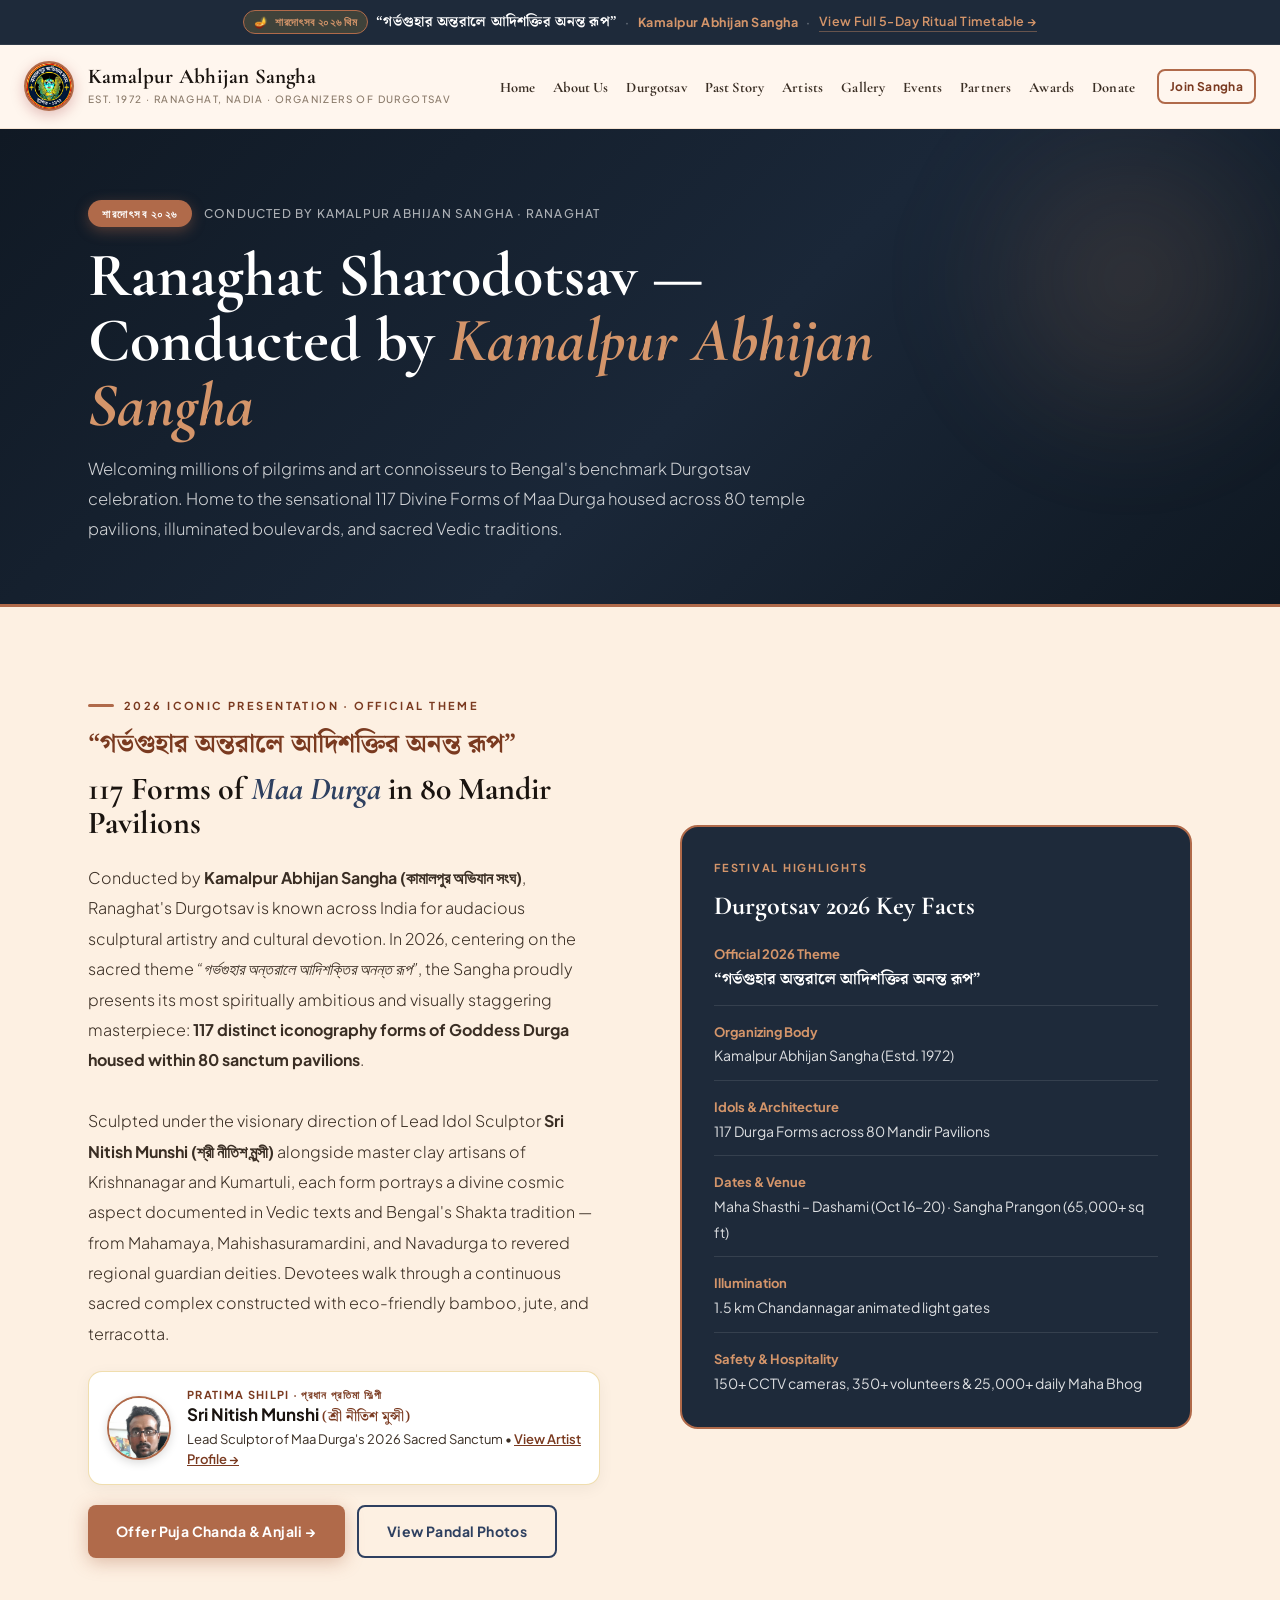
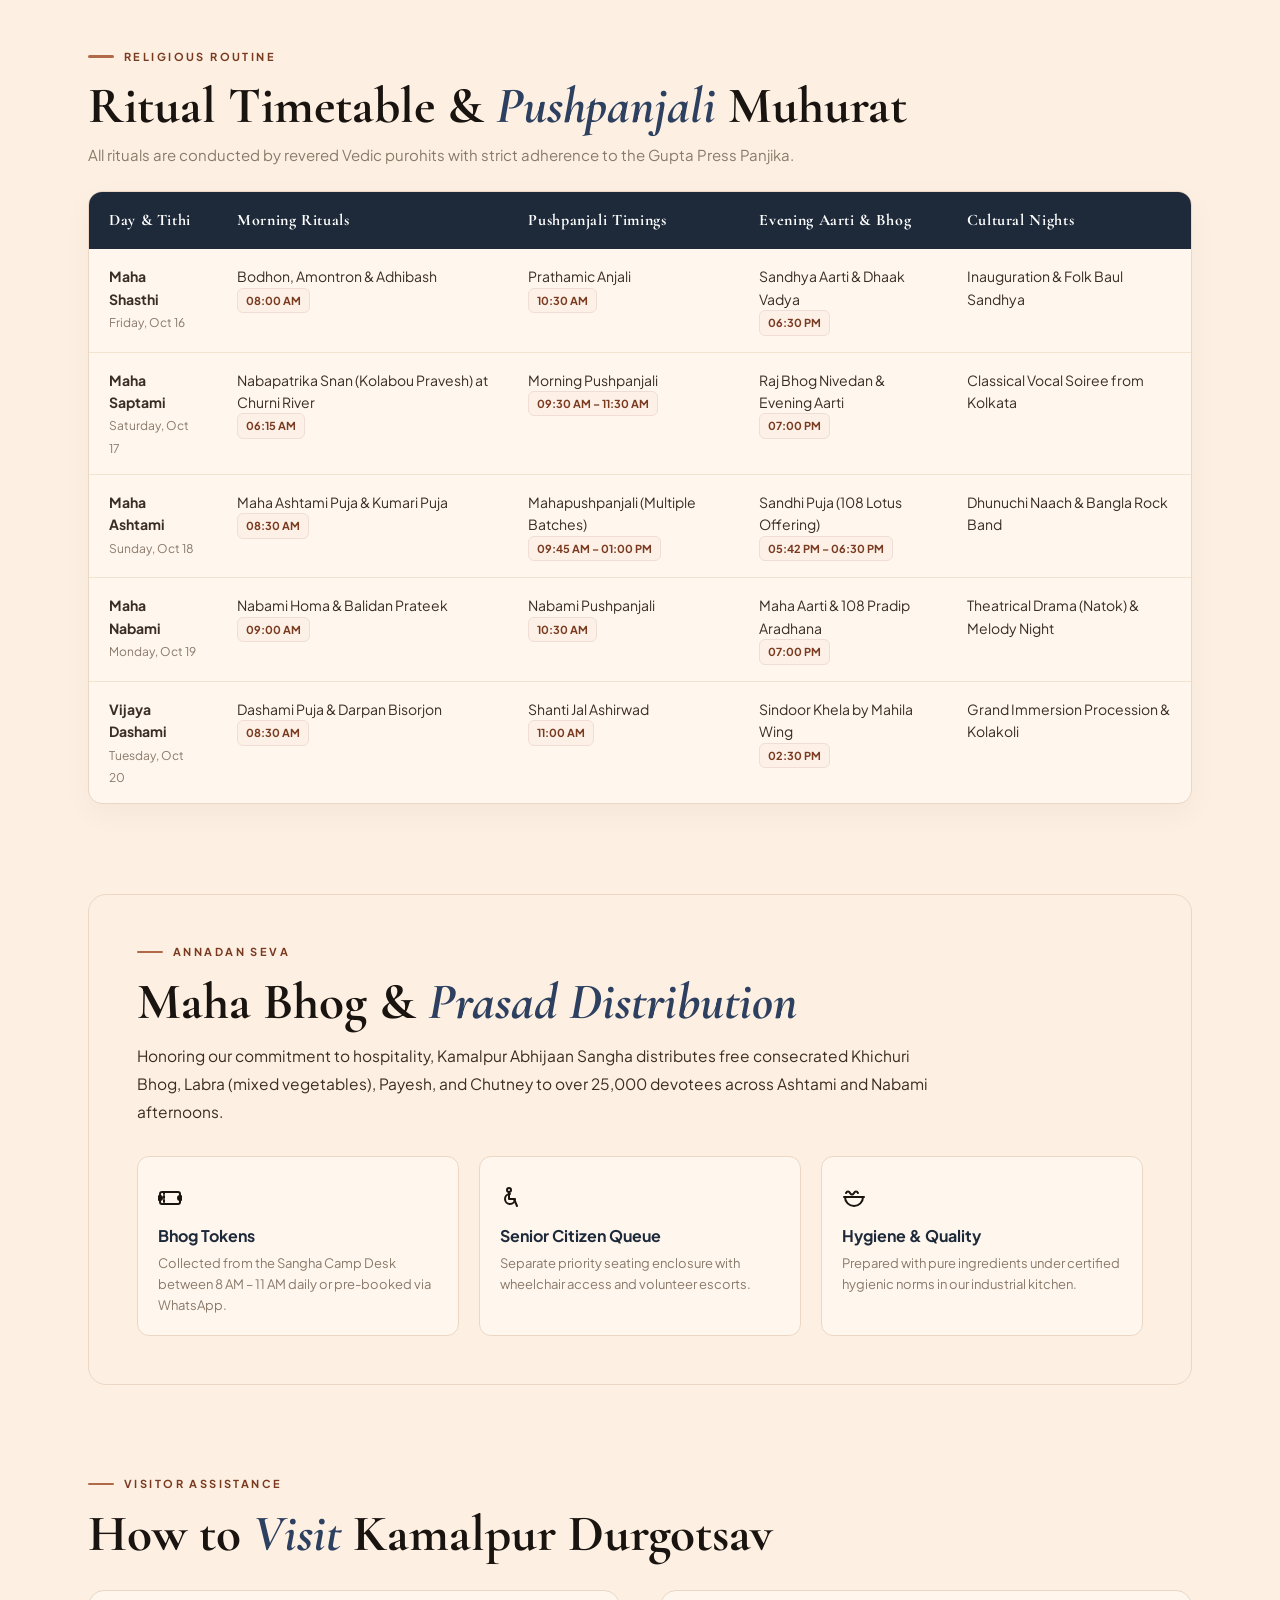
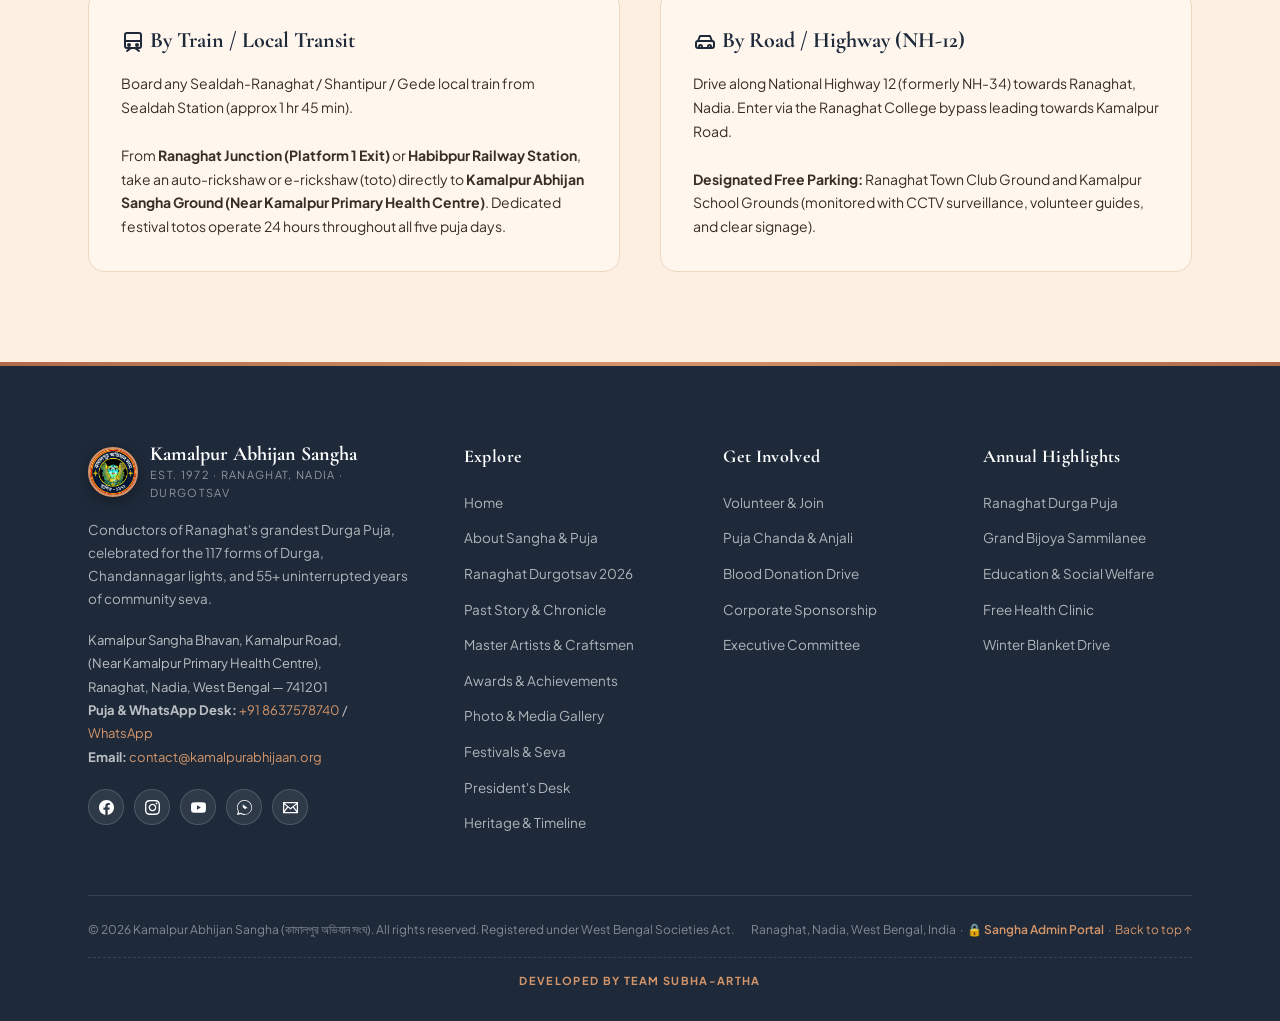
<file: durgotsav.html>
<!DOCTYPE html>
<html lang="en">
<head>
  <meta charset="UTF-8">
  <meta name="viewport" content="width=device-width, initial-scale=1.0">
  <title>Ranaghat Durga Puja 2026 — Conducted by Kamalpur Abhijan Sangha | শারদোৎসব</title>
  <meta name="description" content="Kamalpur Abhijan Sangha conducts Ranaghat's world-famous Durga Puja in Nadia, West Bengal. Discover the historic 117 Forms of Goddess Durga across 80 temple pavilions, Chandannagar lights, and visitor guide.">

  <!-- Google Fonts -->
  <link rel="preconnect" href="https://fonts.googleapis.com">
  <link rel="preconnect" href="https://fonts.gstatic.com" crossorigin>
  <link href="https://fonts.googleapis.com/css2?family=Cormorant+Garamond:ital,wght@0,400;0,600;0,700;0,900;1,400;1,700&family=Noto+Serif+Bengali:wght@400;600;700;800&family=Plus+Jakarta+Sans:wght@300;400;500;600;700;800&display=swap" rel="stylesheet">

  <link rel="stylesheet" href="styles.css?v=20261011-v1">
  <link rel="icon" type="image/png" href="assets/logo.png?v=20261029-logo">
</head>
<body>

  <!-- Announcement Bar (Top Area Above Nav) -->
  <div class="announce-bar">
    <span class="announce-theme-tag"><span>🪔</span> শারদোৎসব ২০২৬ থিম</span>
    <span class="announce-theme-text">&ldquo;গর্ভগুহার অন্তরালে আদিশক্তির অনন্ত রূপ&rdquo;</span>
    <span class="announce-divider">·</span>
    <span><strong>Kamalpur Abhijan Sangha</strong></span>
    <span class="announce-divider">·</span>
    <a href="#schedule">View Full 5-Day Ritual Timetable &rarr;</a>
  </div>

  <!-- Navigation -->
  <nav id="nav">
    <a href="index.html" class="nav-brand">
      <div class="nav-logo">
        <img src="assets/logo.png?v=20261029-logo" alt="Kamalpur Abhijan Sangha Logo" width="50" height="50">
      </div>
      <div class="nav-brand-text">
        <span class="nav-name">Kamalpur Abhijan Sangha</span>
        <span class="nav-est">Est. 1972 · Ranaghat<span class="nav-est-extra">, Nadia · Organizers of Durgotsav</span></span>
      </div>
    </a>

    <button class="menu-btn" id="menuBtn" type="button" aria-label="Open navigation menu" aria-expanded="false" aria-controls="navLinks">☰</button>

    <ul class="nav-links" id="navLinks">
      <li><a href="index.html" class="nav-link">Home</a></li>
      <li><a href="about.html" class="nav-link">About Us</a></li>
      <li><a href="durgotsav.html" class="nav-link active">Durgotsav</a></li>
      <li><a href="story.html" class="nav-link">Past Story</a></li>
      <li><a href="artists.html" class="nav-link">Artists</a></li>
      <li><a href="gallery.html" class="nav-link">Gallery</a></li>
      <li><a href="events.html" class="nav-link">Events</a></li>
      <li><a href="partners.html" class="nav-link">Partners</a></li>
      <li><a href="awards.html" class="nav-link">Awards</a></li>
      <li><a href="donate.html" class="nav-link">Donate</a></li>
      <li><a href="join.html" class="nav-cta">Join Sangha</a></li>
    </ul>
  </nav>

  <!-- Subpage Hero -->
  <header class="subpage-hero">
    <div class="container">
      <div class="subpage-hero-inner">
        <div class="hero-eyebrow">
          <span class="hero-pill">শারদোৎসব ২০২৬</span>
          <span class="hero-eyebrow-txt">Conducted by Kamalpur Abhijan Sangha &middot; Ranaghat</span>
        </div>
        <h1 class="subpage-title">Ranaghat Sharodotsav &mdash;<br>Conducted by <em>Kamalpur Abhijan Sangha</em></h1>
        <p class="subpage-subtitle">
          Welcoming millions of pilgrims and art connoisseurs to Bengal's benchmark Durgotsav celebration. Home to the sensational 117 Divine Forms of Maa Durga housed across 80 temple pavilions, illuminated boulevards, and sacred Vedic traditions.
        </p>
      </div>
    </div>
  </header>

  <!-- Main Content -->
  <main class="page-content-wrap">
    <div class="container">
      <!-- 2026 Theme Presentation -->
      <div class="about-grid" style="margin-bottom: 90px;">
        <div class="reveal">
          <div class="eyebrow">2026 Iconic Presentation · Official Theme</div>
          <div style="font-family:'Noto Serif Bengali', serif; font-size:26px; font-weight:700; color:var(--gold-dark); margin:4px 0 10px; line-height:1.3;">&ldquo;গর্ভগুহার অন্তরালে আদিশক্তির অনন্ত রূপ&rdquo;</div>
          <h2 class="sh2" style="font-size:32px;">117 Forms of <em>Maa Durga</em> in 80 Mandir Pavilions</h2>
          <p class="about-body">
            Conducted by <strong>Kamalpur Abhijan Sangha (কামালপুর অভিযান সংঘ)</strong>, Ranaghat's Durgotsav is known across India for audacious sculptural artistry and cultural devotion. In 2026, centering on the sacred theme <em>&ldquo;গর্ভগুহার অন্তরালে আদিশক্তির অনন্ত রূপ&rdquo;</em>, the Sangha proudly presents its most spiritually ambitious and visually staggering masterpiece: <strong>117 distinct iconography forms of Goddess Durga housed within 80 sanctum pavilions</strong>.
            <br><br>
            Sculpted under the visionary direction of Lead Idol Sculptor <strong>Sri Nitish Munshi (শ্রী নীতিশ মুন্সী)</strong> alongside master clay artisans of Krishnanagar and Kumartuli, each form portrays a divine cosmic aspect documented in Vedic texts and Bengal's Shakta tradition — from Mahamaya, Mahishasuramardini, and Navadurga to revered regional guardian deities. Devotees walk through a continuous sacred complex constructed with eco-friendly bamboo, jute, and terracotta.
          </p>
          <div style="display:flex; align-items:center; gap:16px; margin:22px 0 12px; background:var(--card-bg, #fff); padding:14px 18px; border-radius:14px; border:1px solid rgba(212,160,23,0.35); box-shadow:0 4px 16px rgba(0,0,0,0.05);">
            <img src="assets/artist-nitish-munshi-avatar.jpg" alt="Sri Nitish Munshi — Master Sculptor" style="width:64px; height:64px; border-radius:50%; object-fit:cover; border:2px solid var(--gold); flex-shrink:0; box-shadow:0 3px 10px rgba(0,0,0,0.15);">
            <div>
              <div style="font-size:11px; text-transform:uppercase; letter-spacing:0.12em; color:var(--gold-dark); font-weight:700;">Pratima Shilpi · প্রধান প্রতিমা শিল্পী</div>
              <div style="font-size:17px; font-weight:700; color:var(--text-1); line-height:1.2;">Sri Nitish Munshi <span style="font-size:14px; font-family:'Noto Serif Bengali', serif; color:var(--gold-dark); font-weight:600;">(শ্রী নীতিশ মুন্সী)</span></div>
              <div style="font-size:13px; color:var(--text-2); margin-top:3px;">Lead Sculptor of Maa Durga's 2026 Sacred Sanctum &bull; <a href="artists.html" style="color:var(--gold-dark); font-weight:600; text-decoration:underline;">View Artist Profile &rarr;</a></div>
            </div>
          </div>
          <div style="display:flex; gap:12px; margin-top:20px; flex-wrap:wrap;">
            <a href="donate.html" class="hero-btn primary">Offer Puja Chanda &amp; Anjali &rarr;</a>
            <a href="gallery.html" class="hero-btn ghost" style="color:var(--eg); border-color:var(--eg);">View Pandal Photos</a>
          </div>
        </div>

        <div class="reveal rd2">
          <div style="background:var(--eg-dark); border-radius:18px; padding:32px; color:white; border:2px solid var(--gold);">
            <div style="font-size:11px; font-weight:700; letter-spacing:0.16em; color:var(--gold-bright); text-transform:uppercase; margin-bottom:8px;">FESTIVAL HIGHLIGHTS</div>
            <h3 style="font-family:var(--serif); font-size:26px; color:white; margin-bottom:18px;">Durgotsav 2026 Key Facts</h3>
            <div style="display:flex; flex-direction:column; gap:16px;">
              <div style="border-bottom:1px solid rgba(255,255,255,0.1); padding-bottom:12px;">
                <strong style="color:var(--gold-bright); display:block; font-size:13px;">Official 2026 Theme</strong>
                <span style="font-family:'Noto Serif Bengali', serif; font-size:16px; font-weight:700; color:white;">&ldquo;গর্ভগুহার অন্তরালে আদিশক্তির অনন্ত রূপ&rdquo;</span>
              </div>
              <div style="border-bottom:1px solid rgba(255,255,255,0.1); padding-bottom:12px;">
                <strong style="color:var(--gold-bright); display:block; font-size:13px;">Organizing Body</strong>
                <span style="font-size:14px; color:rgba(255,255,255,0.85);">Kamalpur Abhijan Sangha (Estd. 1972)</span>
              </div>
              <div style="border-bottom:1px solid rgba(255,255,255,0.1); padding-bottom:12px;">
                <strong style="color:var(--gold-bright); display:block; font-size:13px;">Idols &amp; Architecture</strong>
                <span style="font-size:14px; color:rgba(255,255,255,0.85);">117 Durga Forms across 80 Mandir Pavilions</span>
              </div>
              <div style="border-bottom:1px solid rgba(255,255,255,0.1); padding-bottom:12px;">
                <strong style="color:var(--gold-bright); display:block; font-size:13px;">Dates &amp; Venue</strong>
                <span style="font-size:14px; color:rgba(255,255,255,0.85);">Maha Shasthi – Dashami (Oct 16–20) · Sangha Prangon (65,000+ sq ft)</span>
              </div>
              <div style="border-bottom:1px solid rgba(255,255,255,0.1); padding-bottom:12px;">
                <strong style="color:var(--gold-bright); display:block; font-size:13px;">Illumination</strong>
                <span style="font-size:14px; color:rgba(255,255,255,0.85);">1.5 km Chandannagar animated light gates</span>
              </div>
              <div>
                <strong style="color:var(--gold-bright); display:block; font-size:13px;">Safety &amp; Hospitality</strong>
                <span style="font-size:14px; color:rgba(255,255,255,0.85);">150+ CCTV cameras, 350+ volunteers &amp; 25,000+ daily Maha Bhog</span>
              </div>
            </div>
          </div>
        </div>
      </div>

      <!-- Section 2: Puja Schedule Table -->
      <div id="schedule" class="reveal" style="margin-bottom: 90px;">
        <div class="eyebrow">Religious Routine</div>
        <h2 class="sh2">Ritual Timetable &amp; <em>Pushpanjali</em> Muhurat</h2>
        <p style="font-family:var(--sans); font-size:15px; color:var(--text-3); margin-top:8px;">
          All rituals are conducted by revered Vedic purohits with strict adherence to the Gupta Press Panjika.
        </p>

        <div class="puja-table-wrap">
          <table class="puja-table">
            <thead>
              <tr>
                <th>Day &amp; Tithi</th>
                <th>Morning Rituals</th>
                <th>Pushpanjali Timings</th>
                <th>Evening Aarti &amp; Bhog</th>
                <th>Cultural Nights</th>
              </tr>
            </thead>
            <tbody>
              <tr>
                <td><strong>Maha Shasthi</strong><br><span style="font-size:12px; color:var(--text-3);">Friday, Oct 16</span></td>
                <td>Bodhon, Amontron &amp; Adhibash<br><span class="time-badge">08:00 AM</span></td>
                <td>Prathamic Anjali<br><span class="time-badge">10:30 AM</span></td>
                <td>Sandhya Aarti &amp; Dhaak Vadya<br><span class="time-badge">06:30 PM</span></td>
                <td>Inauguration &amp; Folk Baul Sandhya</td>
              </tr>
              <tr>
                <td><strong>Maha Saptami</strong><br><span style="font-size:12px; color:var(--text-3);">Saturday, Oct 17</span></td>
                <td>Nabapatrika Snan (Kolabou Pravesh) at Churni River<br><span class="time-badge">06:15 AM</span></td>
                <td>Morning Pushpanjali<br><span class="time-badge">09:30 AM &ndash; 11:30 AM</span></td>
                <td>Raj Bhog Nivedan &amp; Evening Aarti<br><span class="time-badge">07:00 PM</span></td>
                <td>Classical Vocal Soiree from Kolkata</td>
              </tr>
              <tr>
                <td><strong>Maha Ashtami</strong><br><span style="font-size:12px; color:var(--text-3);">Sunday, Oct 18</span></td>
                <td>Maha Ashtami Puja &amp; Kumari Puja<br><span class="time-badge">08:30 AM</span></td>
                <td>Mahapushpanjali (Multiple Batches)<br><span class="time-badge">09:45 AM &ndash; 01:00 PM</span></td>
                <td>Sandhi Puja (108 Lotus Offering)<br><span class="time-badge">05:42 PM &ndash; 06:30 PM</span></td>
                <td>Dhunuchi Naach &amp; Bangla Rock Band</td>
              </tr>
              <tr>
                <td><strong>Maha Nabami</strong><br><span style="font-size:12px; color:var(--text-3);">Monday, Oct 19</span></td>
                <td>Nabami Homa &amp; Balidan Prateek<br><span class="time-badge">09:00 AM</span></td>
                <td>Nabami Pushpanjali<br><span class="time-badge">10:30 AM</span></td>
                <td>Maha Aarti &amp; 108 Pradip Aradhana<br><span class="time-badge">07:00 PM</span></td>
                <td>Theatrical Drama (Natok) &amp; Melody Night</td>
              </tr>
              <tr>
                <td><strong>Vijaya Dashami</strong><br><span style="font-size:12px; color:var(--text-3);">Tuesday, Oct 20</span></td>
                <td>Dashami Puja &amp; Darpan Bisorjon<br><span class="time-badge">08:30 AM</span></td>
                <td>Shanti Jal Ashirwad<br><span class="time-badge">11:00 AM</span></td>
                <td>Sindoor Khela by Mahila Wing<br><span class="time-badge">02:30 PM</span></td>
                <td>Grand Immersion Procession &amp; Kolakoli</td>
              </tr>
            </tbody>
          </table>
        </div>
      </div>

      <!-- Section 3: Maha Prasad & Community Bhog -->
      <div class="reveal" style="margin-bottom: 90px; background:var(--off-white); border:1.5px solid var(--border); border-radius:18px; padding:48px;">
        <div class="eyebrow">Annadan Seva</div>
        <h2 class="sh2">Maha Bhog &amp; <em>Prasad Distribution</em></h2>
        <p style="font-family:var(--sans); font-size:15.5px; color:var(--text-2); margin-top:12px; max-width:800px; line-height:1.8;">
          Honoring our commitment to hospitality, Kamalpur Abhijaan Sangha distributes free consecrated Khichuri Bhog, Labra (mixed vegetables), Payesh, and Chutney to over 25,000 devotees across Ashtami and Nabami afternoons.
        </p>

        <div style="display:grid; grid-template-columns:repeat(auto-fit, minmax(240px, 1fr)); gap:20px; margin-top:30px;">
          <div style="background:var(--white); border:1px solid var(--border); border-radius:12px; padding:20px;">
            <div style="font-size:24px; margin-bottom:8px;"><svg class="kas-icon" width="20" height="20" viewBox="0 0 24 24" fill="none" stroke="currentColor" stroke-width="2" stroke-linecap="round" stroke-linejoin="round" aria-hidden="true"><rect x="2" y="6" width="20" height="12" rx="2"/><line x1="6" y1="6" x2="6" y2="18" stroke-dasharray="2 2"/><circle cx="2" cy="12" r="2"/><circle cx="22" cy="12" r="2"/></svg></div>
            <strong style="color:var(--eg-dark); font-size:16px;">Bhog Tokens</strong>
            <p style="font-size:13px; color:var(--text-3); margin-top:4px;">Collected from the Sangha Camp Desk between 8 AM &ndash; 11 AM daily or pre-booked via WhatsApp.</p>
          </div>
          <div style="background:var(--white); border:1px solid var(--border); border-radius:12px; padding:20px;">
            <div style="font-size:24px; margin-bottom:8px;"><svg class="kas-icon" width="20" height="20" viewBox="0 0 24 24" fill="none" stroke="currentColor" stroke-width="2" stroke-linecap="round" stroke-linejoin="round" aria-hidden="true"><circle cx="9" cy="4" r="2"/><path d="M9 6v7h5l3 7"/><path d="M15 13a5 5 0 1 1-5-5"/></svg></div>
            <strong style="color:var(--eg-dark); font-size:16px;">Senior Citizen Queue</strong>
            <p style="font-size:13px; color:var(--text-3); margin-top:4px;">Separate priority seating enclosure with wheelchair access and volunteer escorts.</p>
          </div>
          <div style="background:var(--white); border:1px solid var(--border); border-radius:12px; padding:20px;">
            <div style="font-size:24px; margin-bottom:8px;"><svg class="kas-icon" width="20" height="20" viewBox="0 0 24 24" fill="none" stroke="currentColor" stroke-width="2" stroke-linecap="round" stroke-linejoin="round" aria-hidden="true"><path d="M3 11h18c0 5-4 9-9 9s-9-4-9-9z"/><path d="M4 7c1-2 3-2 4 0s3 2 4 0 3-2 4 0"/><line x1="2" y1="11" x2="22" y2="11"/></svg></div>
            <strong style="color:var(--eg-dark); font-size:16px;">Hygiene &amp; Quality</strong>
            <p style="font-size:13px; color:var(--text-3); margin-top:4px;">Prepared with pure ingredients under certified hygienic norms in our industrial kitchen.</p>
          </div>
        </div>
      </div>

      <!-- Section 4: Visitor Guidelines & Route -->
      <div class="reveal">
        <div class="eyebrow">Visitor Assistance</div>
        <h2 class="sh2">How to <em>Visit</em> Kamalpur Durgotsav</h2>
        <div style="display:grid; grid-template-columns:1fr 1fr; gap:40px; margin-top:28px;">
          <div style="background:var(--white); border:1.5px solid var(--border); border-radius:16px; padding:32px;">
            <h3 style="font-family:var(--serif); font-size:22px; color:var(--eg-dark); margin-bottom:14px;"><svg class="kas-icon" width="20" height="20" viewBox="0 0 24 24" fill="none" stroke="currentColor" stroke-width="2" stroke-linecap="round" stroke-linejoin="round" aria-hidden="true"><rect x="4" y="3" width="16" height="15" rx="2"/><line x1="4" y1="11" x2="20" y2="11"/><circle cx="8" cy="15" r="1"/><circle cx="16" cy="15" r="1"/><line x1="6" y1="21" x2="10" y2="18"/><line x1="18" y1="21" x2="14" y2="18"/></svg> By Train / Local Transit</h3>
            <p style="font-size:14px; color:var(--text-2); line-height:1.7;">
              Board any Sealdah-Ranaghat / Shantipur / Gede local train from Sealdah Station (approx 1 hr 45 min).
              <br><br>
              From <strong>Ranaghat Junction (Platform 1 Exit)</strong> or <strong>Habibpur Railway Station</strong>, take an auto-rickshaw or e-rickshaw (toto) directly to <strong>Kamalpur Abhijan Sangha Ground (Near Kamalpur Primary Health Centre)</strong>. Dedicated festival totos operate 24 hours throughout all five puja days.
            </p>
          </div>

          <div style="background:var(--white); border:1.5px solid var(--border); border-radius:16px; padding:32px;">
            <h3 style="font-family:var(--serif); font-size:22px; color:var(--eg-dark); margin-bottom:14px;"><svg class="kas-icon" width="20" height="20" viewBox="0 0 24 24" fill="none" stroke="currentColor" stroke-width="2" stroke-linecap="round" stroke-linejoin="round" aria-hidden="true"><path d="M5 11l2-5h10l2 5"/><rect x="3" y="11" width="18" height="7" rx="2"/><circle cx="7.5" cy="16.5" r="1.5"/><circle cx="16.5" cy="16.5" r="1.5"/></svg> By Road / Highway (NH-12)</h3>
            <p style="font-size:14px; color:var(--text-2); line-height:1.7;">
              Drive along National Highway 12 (formerly NH-34) towards Ranaghat, Nadia. Enter via the Ranaghat College bypass leading towards Kamalpur Road.
              <br><br>
              <strong>Designated Free Parking:</strong> Ranaghat Town Club Ground and Kamalpur School Grounds (monitored with CCTV surveillance, volunteer guides, and clear signage).
            </p>
          </div>
        </div>
      </div>
    </div>
  </main>

  <!-- Footer -->
  <footer id="contact">
    <div class="footer-stripe"></div>
    <div class="container">
      <div class="footer-grid">
        <div>
          <div class="footer-logo">
            <div class="footer-logo-img">
              <img src="assets/logo.png?v=20261029-logo" alt="Kamalpur Abhijan Sangha Logo" width="50" height="50">
            </div>
            <div>
              <div class="footer-brandname">Kamalpur Abhijan Sangha</div>
              <div class="footer-est">Est. 1972 · Ranaghat, Nadia · Durgotsav</div>
            </div>
          </div>
          <p class="footer-tagline">
            Conductors of Ranaghat's grandest Durga Puja, celebrated for the 117 forms of Durga, Chandannagar lights, and 55+ uninterrupted years of community seva.
          </p>
          <address class="footer-addr">
            Kamalpur Sangha Bhavan, Kamalpur Road,<br>
            (Near Kamalpur Primary Health Centre),<br>
            Ranaghat, Nadia, West Bengal &mdash; 741201<br>
            <strong>Puja &amp; WhatsApp Desk:</strong> <a href="tel:+918637578740">+91 8637578740</a> / <a href="https://wa.me/918637578740" target="_blank" rel="noopener noreferrer">WhatsApp</a><br>
            <strong>Email:</strong> <a href="mailto:contact@kamalpurabhijaan.org">contact@kamalpurabhijaan.org</a>
          </address>
          <div class="footer-social">
            <a href="https://www.facebook.com/share/p/1DXQaoAbwq/" class="social-btn" target="_blank" rel="noopener noreferrer" aria-label="Official Facebook Page" title="Official Facebook">
              <svg width="15" height="15" viewBox="0 0 24 24" fill="currentColor" aria-hidden="true"><path d="M24 12.073c0-6.627-5.373-12-12-12s-12 5.373-12 12c0 5.99 4.388 10.954 10.125 11.854v-8.385H7.078v-3.47h3.047V9.43c0-3.007 1.792-4.669 4.533-4.669 1.312 0 2.686.235 2.686.235v2.953H15.83c-1.491 0-1.956.925-1.956 1.874v2.25h3.328l-.532 3.47h-2.796v8.385C19.612 23.027 24 18.062 24 12.073z"/></svg>
            </a>
            <a href="https://www.instagram.com/kamalpurabhijanshangha?stkn=MXBlMnAyNTJsNTBxaA==" class="social-btn" target="_blank" rel="noopener noreferrer" aria-label="Official Instagram" title="Official Instagram">
              <svg width="15" height="15" viewBox="0 0 24 24" fill="currentColor" aria-hidden="true"><path d="M12 2.163c3.204 0 3.584.012 4.85.07 3.252.148 4.771 1.691 4.919 4.919.058 1.265.069 1.645.069 4.849 0 3.205-.012 3.584-.069 4.849-.149 3.225-1.664 4.771-4.919 4.919-1.266.058-1.644.07-4.85.07-3.204 0-3.584-.012-4.849-.07-3.26-.149-4.771-1.699-4.919-4.92-.058-1.265-.07-1.644-.07-4.849 0-3.204.013-3.583.07-4.849.149-3.227 1.664-4.771 4.919-4.919 1.266-.057 1.645-.069 4.849-.069zm0-2.163c-3.259 0-3.667.014-4.947.072-4.358.2-6.78 2.618-6.98 6.98-.059 1.281-.073 1.689-.073 4.948 0 3.259.014 3.668.072 4.948.2 4.358 2.618 6.78 6.98 6.98 1.281.058 1.689.072 4.948.072 3.259 0 3.668-.014 4.948-.072 4.354-.2 6.782-2.618 6.979-6.98.059-1.28.073-1.689.073-4.948 0-3.259-.014-3.667-.072-4.947-.196-4.354-2.617-6.78-6.979-6.98-1.281-.059-1.69-.073-4.949-.073zm0 5.838c-3.403 0-6.162 2.759-6.162 6.162s2.759 6.163 6.162 6.163 6.162-2.759 6.162-6.163c0-3.403-2.759-6.162-6.162-6.162zm0 10.162c-2.209 0-4-1.79-4-4 0-2.209 1.791-4 4-4s4 1.791 4 4c0 2.21-1.791 4-4 4zm6.406-11.845c-.796 0-1.441.645-1.441 1.44s.645 1.44 1.441 1.44c.795 0 1.439-.645 1.439-1.44s-.644-1.44-1.439-1.44z"/></svg>
            </a>
            <a href="https://youtube.com/@kamalpurabhijansangha?si=CEZETjkV42fUC0kX" class="social-btn" target="_blank" rel="noopener noreferrer" aria-label="Official YouTube Channel" title="Official YouTube">
              <svg width="15" height="15" viewBox="0 0 24 24" fill="currentColor" aria-hidden="true"><path d="M23.498 6.186a3.016 3.016 0 0 0-2.122-2.136C19.505 3.545 12 3.545 12 3.545s-7.505 0-9.377.505A3.017 3.017 0 0 0 .502 6.186C0 8.07 0 12 0 12s0 3.93.502 5.814a3.016 3.016 0 0 0 2.122 2.136c1.871.505 9.376.505 9.376.505s7.505 0 9.377-.505a3.015 3.015 0 0 0 2.122-2.136C24 15.93 24 12 24 12s0-3.93-.502-5.814zM9.545 15.568V8.432L15.818 12l-6.273 3.568z"/></svg>
            </a>
            <a href="https://wa.me/918637578740" class="social-btn" target="_blank" rel="noopener noreferrer" aria-label="WhatsApp Helpline Desk" title="WhatsApp Helpline">
              <svg width="15" height="15" viewBox="0 0 24 24" fill="currentColor" aria-hidden="true"><path d="M12.031 0C5.397 0 .016 5.381.016 12.016c0 2.12.553 4.192 1.605 6.012L0 24l6.166-1.619a11.968 11.968 0 0 0 5.865 1.53c6.634 0 12.016-5.381 12.016-12.016S18.665 0 12.031 0zm0 21.996a9.972 9.972 0 0 1-5.086-1.39l-.365-.217-3.774.99.1-3.678-.238-.379a9.97 9.97 0 0 1-1.53-5.306C1.138 6.02 6.023 1.138 12.031 1.138s10.893 4.882 10.893 10.878-4.885 10.98-10.893 10.98zm5.973-8.232c-.328-.164-1.94-.957-2.24-1.066-.3-.11-.52-.164-.739.164-.219.328-.848 1.066-1.04 1.284-.191.219-.383.246-.711.082-.328-.164-1.385-.51-2.637-1.627-.975-.87-1.633-1.945-1.824-2.273-.191-.328-.02-.505.143-.668.147-.146.328-.383.492-.574.164-.191.219-.328.328-.547.11-.219.055-.41-.027-.574-.082-.164-.739-1.78-.1.013-2.438-.266-.639-.537-.552-.739-.562-.191-.01-.41-.01-.629-.01s-.574.082-.875.41c-.3.328-1.148 1.121-1.148 2.734s1.176 3.172 1.34 3.391c.164.219 2.313 3.531 5.602 4.953.782.338 1.393.54 1.87.692.787.25 1.503.214 2.069.13.631-.094 1.94-.793 2.213-1.558.273-.765.273-1.421.191-1.558-.082-.137-.3-.219-.628-.383z"/></svg>
            </a>
            <a href="mailto:contact@kamalpurabhijaan.org" class="social-btn" aria-label="Official Email Desk" title="Email Desk">
              <svg width="15" height="15" viewBox="0 0 24 24" fill="currentColor" aria-hidden="true"><path d="M0 3v18h24v-18h-24zm6.623 7.929l-4.623 5.712v-9.458l4.623 3.746zm-4.141-5.929h19.035l-9.517 7.713-9.518-7.713zm5.694 7.188l3.824 3.099 3.83-3.104 5.612 6.817h-18.779l5.513-6.812zm9.208-1.259l4.616-3.741v9.448l-4.616-5.707z"/></svg>
            </a>
          </div>
        </div>

        <div>
          <div class="footer-col-title">Explore</div>
          <ul class="footer-menu">
            <li><a href="index.html">Home</a></li>
            <li><a href="about.html">About Sangha &amp; Puja</a></li>
            <li><a href="durgotsav.html">Ranaghat Durgotsav 2026</a></li>
            <li><a href="story.html">Past Story &amp; Chronicle</a></li>
            <li><a href="artists.html">Master Artists &amp; Craftsmen</a></li>
            <li><a href="awards.html">Awards &amp; Achievements</a></li>
            <li><a href="gallery.html">Photo &amp; Media Gallery</a></li>
            <li><a href="events.html">Festivals &amp; Seva</a></li>
            <li><a href="president.html">President's Desk</a></li>
            <li><a href="heritage.html">Heritage &amp; Timeline</a></li>
          </ul>
        </div>

        <div>
          <div class="footer-col-title">Get Involved</div>
          <ul class="footer-menu">
            <li><a href="join.html">Volunteer &amp; Join</a></li>
            <li><a href="donate.html">Puja Chanda &amp; Anjali</a></li>
            <li><a href="events.html">Blood Donation Drive</a></li>
            <li><a href="partners.html">Corporate Sponsorship</a></li>
            <li><a href="about.html">Executive Committee</a></li>
          </ul>
        </div>

        <div>
          <div class="footer-col-title">Annual Highlights</div>
          <ul class="footer-menu">
            <li><a href="durgotsav.html">Ranaghat Durga Puja</a></li>
            <li><a href="events.html">Grand Bijoya Sammilanee</a></li>
            <li><a href="events.html">Education &amp; Social Welfare</a></li>
            <li><a href="events.html">Free Health Clinic</a></li>
            <li><a href="events.html">Winter Blanket Drive</a></li>
          </ul>
        </div>
      </div>

      <div class="footer-bottom">
        <div class="footer-copy">
          &copy; 2026 Kamalpur Abhijan Sangha (কামালপুর অভিযান সংঘ). All rights reserved. Registered under West Bengal Societies Act.
        </div>
        <div class="footer-copy">
          Ranaghat, Nadia, West Bengal, India &nbsp;·&nbsp;
          <a href="admin.html" class="footer-admin-link">🔒 Sangha Admin Portal</a> &nbsp;·&nbsp;
          <a href="#">Back to top &uarr;</a>
        </div>
        <div class="footer-developer-credit" style="width:100%; text-align:center; font-size:11px; font-weight:700; letter-spacing:0.12em; text-transform:uppercase; color:var(--gold-bright, #F59E0B); padding-top:14px; margin-top:6px; border-top:1px dashed rgba(255,255,255,0.12);">
          DEVELOPED BY TEAM SUBHA-ARTHA
        </div>
      </div>
    </div>
  </footer>

  <script src="script.js?v=20261011-v1"></script>
</body>
</html>
</file>
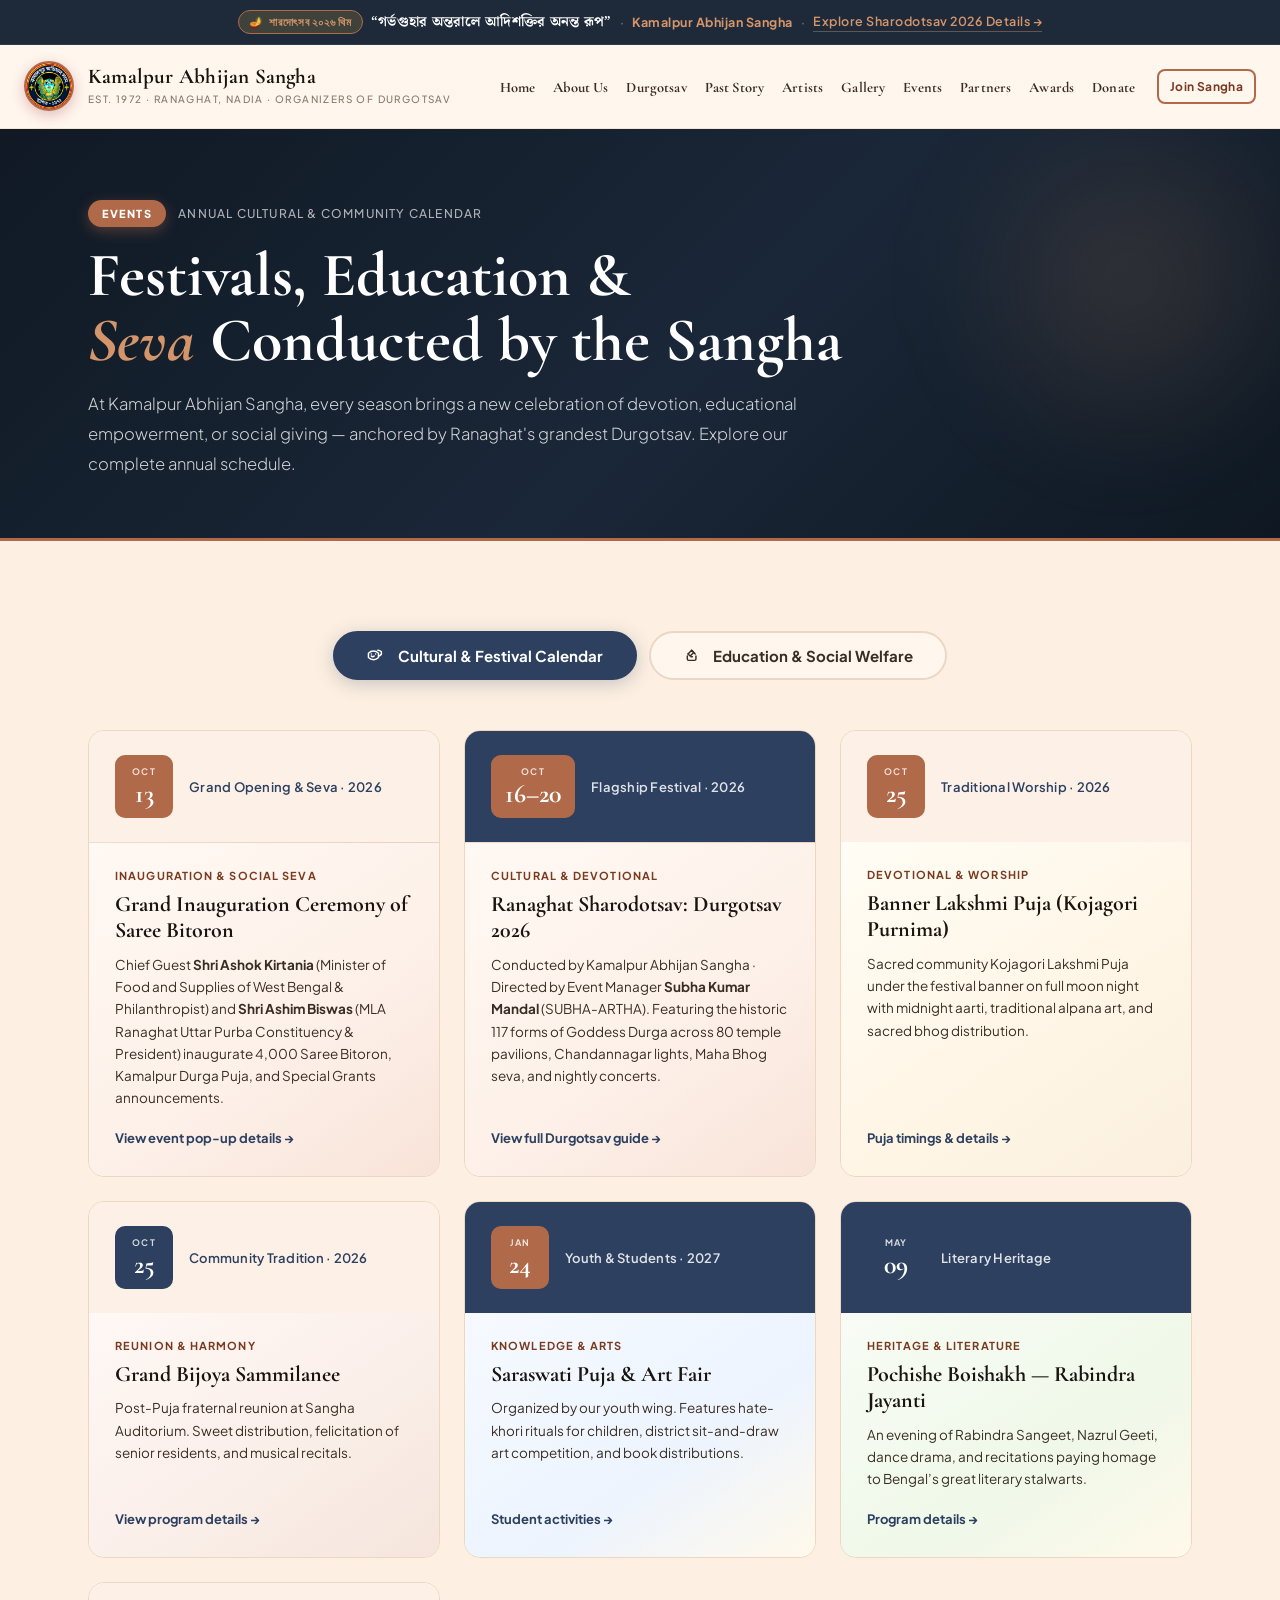
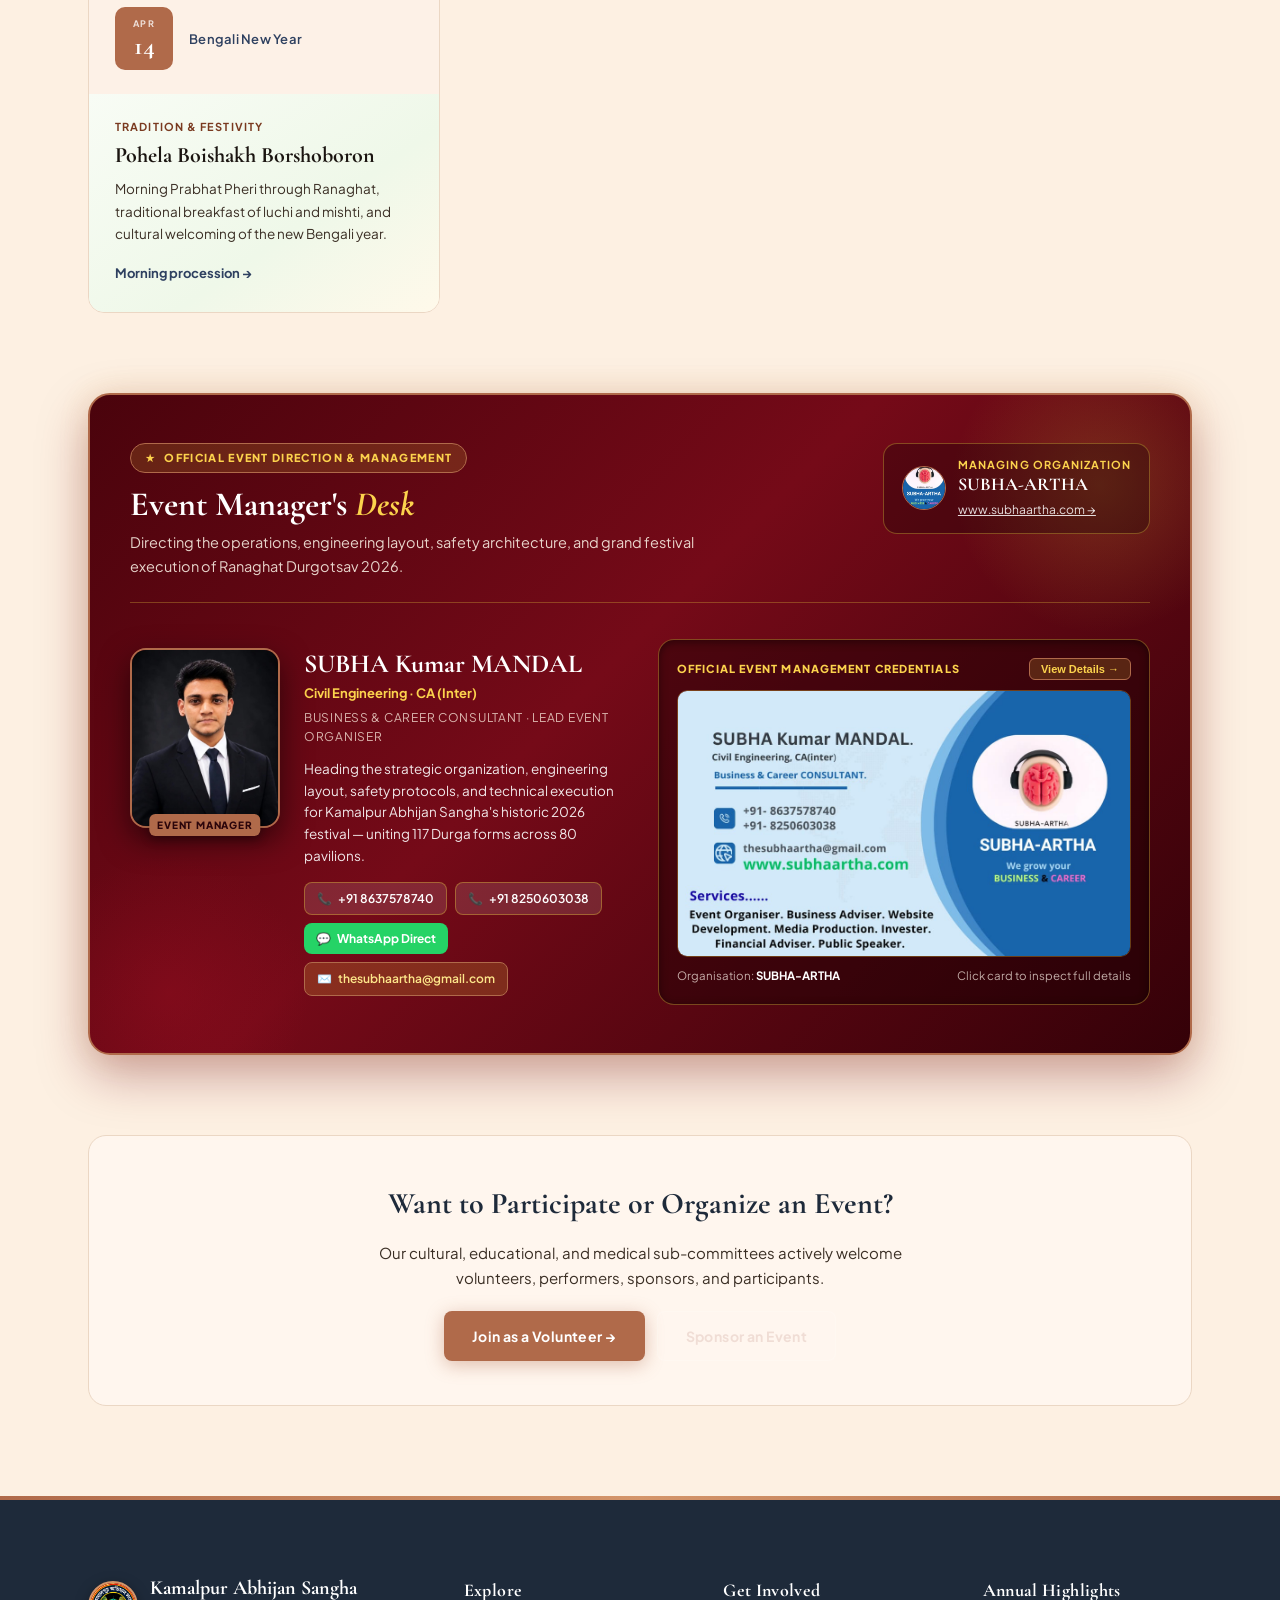
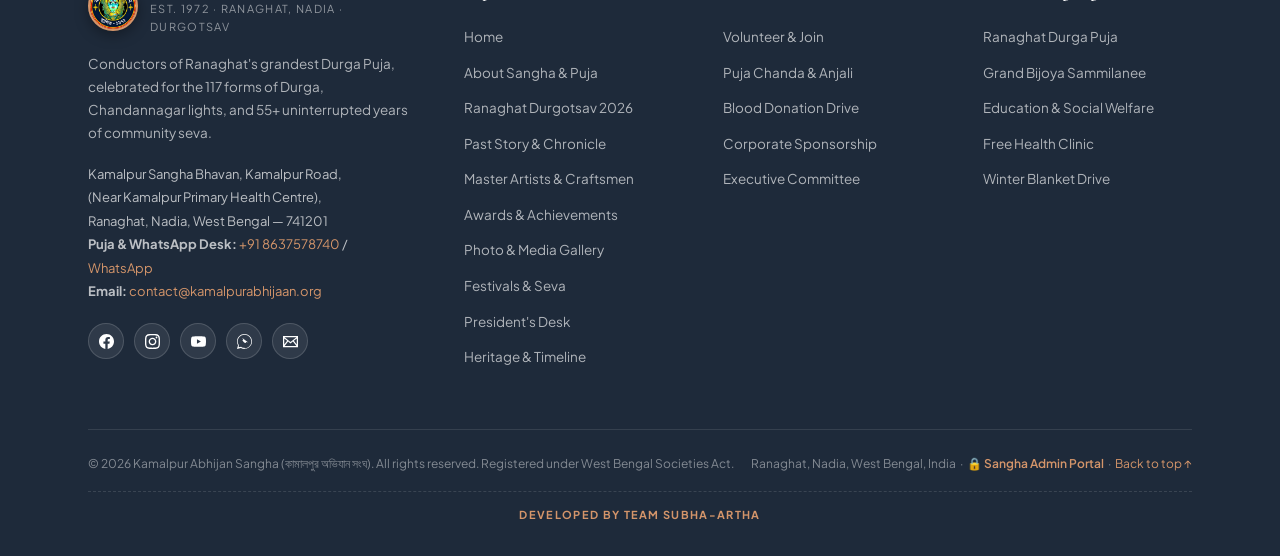
<file: events.html>
<!DOCTYPE html>
<html lang="en">
<head>
  <meta charset="UTF-8">
  <meta name="viewport" content="width=device-width, initial-scale=1.0">
  <title>Events &amp; Festivals — Kamalpur Abhijan Sangha | Ranaghat Durgotsav</title>
  <meta name="description" content="Explore the annual festival and community calendar of Kamalpur Abhijan Sangha — starring Ranaghat's world-famous Durgotsav, Bijoya Sammilanee, Blood Donation Camp, and education initiatives.">

  <!-- Google Fonts -->
  <link rel="preconnect" href="https://fonts.googleapis.com">
  <link rel="preconnect" href="https://fonts.gstatic.com" crossorigin>
  <link href="https://fonts.googleapis.com/css2?family=Cormorant+Garamond:ital,wght@0,400;0,600;0,700;0,900;1,400;1,700&family=Noto+Serif+Bengali:wght@400;600;700;800&family=Plus+Jakarta+Sans:wght@300;400;500;600;700;800&display=swap" rel="stylesheet">

  <link rel="stylesheet" href="styles.css?v=20261011-v1">
  <link rel="icon" type="image/png" href="assets/logo.png?v=20261029-logo">
</head>
<body>

  <!-- Announcement Bar (Top Area Above Nav) -->
  <div class="announce-bar">
    <span class="announce-theme-tag"><span>🪔</span> শারদোৎসব ২০২৬ থিম</span>
    <span class="announce-theme-text">&ldquo;গর্ভগুহার অন্তরালে আদিশক্তির অনন্ত রূপ&rdquo;</span>
    <span class="announce-divider">·</span>
    <span><strong>Kamalpur Abhijan Sangha</strong></span>
    <span class="announce-divider">·</span>
    <a href="durgotsav.html">Explore Sharodotsav 2026 Details &rarr;</a>
  </div>

  <!-- Navigation -->
  <nav id="nav">
    <a href="index.html" class="nav-brand">
      <div class="nav-logo">
        <img src="assets/logo.png?v=20261029-logo" alt="Kamalpur Abhijan Sangha Logo" width="50" height="50">
      </div>
      <div class="nav-brand-text">
        <span class="nav-name">Kamalpur Abhijan Sangha</span>
        <span class="nav-est">Est. 1972 · Ranaghat<span class="nav-est-extra">, Nadia · Organizers of Durgotsav</span></span>
      </div>
    </a>

    <button class="menu-btn" id="menuBtn" type="button" aria-label="Open navigation menu" aria-expanded="false" aria-controls="navLinks">☰</button>

    <ul class="nav-links" id="navLinks">
      <li><a href="index.html" class="nav-link">Home</a></li>
      <li><a href="about.html" class="nav-link">About Us</a></li>
      <li><a href="durgotsav.html" class="nav-link">Durgotsav</a></li>
      <li><a href="story.html" class="nav-link">Past Story</a></li>
      <li><a href="artists.html" class="nav-link">Artists</a></li>
      <li><a href="gallery.html" class="nav-link">Gallery</a></li>
      <li><a href="events.html" class="nav-link active">Events</a></li>
      <li><a href="partners.html" class="nav-link">Partners</a></li>
      <li><a href="awards.html" class="nav-link">Awards</a></li>
      <li><a href="donate.html" class="nav-link">Donate</a></li>
      <li><a href="join.html" class="nav-cta">Join Sangha</a></li>
    </ul>
  </nav>

  <!-- Subpage Hero -->
  <header class="subpage-hero">
    <div class="container">
      <div class="subpage-hero-inner">
        <div class="hero-eyebrow">
          <span class="hero-pill">Events</span>
          <span class="hero-eyebrow-txt">Annual Cultural &amp; Community Calendar</span>
        </div>
        <h1 class="subpage-title">Festivals, Education &amp;<br><em>Seva</em> Conducted by the Sangha</h1>
        <p class="subpage-subtitle">
          At Kamalpur Abhijan Sangha, every season brings a new celebration of devotion, educational empowerment, or social giving — anchored by Ranaghat's grandest Durgotsav. Explore our complete annual schedule.
        </p>
      </div>
    </div>
  </header>

  <!-- Main Content -->
  <main class="page-content-wrap">
    <div class="container">
      <!-- Dual Tabs Switcher -->
      <div class="event-tabs" style="margin-bottom: 50px;">
        <button type="button" class="etab active-c" id="tab-c" onclick="switchTab('c')">
          <svg class="kas-icon" width="20" height="20" viewBox="0 0 24 24" fill="none" stroke="currentColor" stroke-width="2" stroke-linecap="round" stroke-linejoin="round" aria-hidden="true"><path d="M2 10s3-3 7-3 7 3 7 3v6s-3 3-7 3-7-3-7-3v-6Z"/><circle cx="6" cy="11" r="1" class="kas-icon solid"/><circle cx="12" cy="11" r="1" class="kas-icon solid"/><path d="M6 14c1 1 3 1 4 0"/><path d="M16 14c1.5 0 3-1 4-2.5V8s-2-2-5-2"/></svg> &nbsp;Cultural &amp; Festival Calendar
        </button>
        <button type="button" class="etab" id="tab-s" onclick="switchTab('s')">
          <svg class="kas-icon" width="20" height="20" viewBox="0 0 24 24" fill="none" stroke="currentColor" stroke-width="2" stroke-linecap="round" stroke-linejoin="round" aria-hidden="true"><path d="M11 15h2"/><path d="m7 11 5-5 5 5"/><path d="m12 6 3 3-5 5-3-3"/><path d="M18 14v4a2 2 0 0 1-2 2H8a2 2 0 0 1-2-2v-4"/></svg> &nbsp;Education &amp; Social Welfare
        </button>
      </div>

      <!-- Panel 1: Cultural & Festival Events -->
      <div class="tab-panel show" id="panel-c">
        <div style="display:grid; grid-template-columns:repeat(auto-fit, minmax(340px, 1fr)); gap:24px;">
          <!-- Event 1: Grand Inauguration & Saree Bitoron -->
          <div class="ev-card" tabindex="0" onclick="openEventModal('inauguration')">
            <div class="ev-card-top gold-top">
              <div class="date-chip gold-chip"><span class="dm">Oct</span><span class="dd">13</span></div>
              <span class="ev-card-label">Grand Opening &amp; Seva · 2026</span>
            </div>
            <div class="ev-card-body theme-durga">
              <div class="ev-cat">Inauguration &amp; Social Seva</div>
              <div class="ev-name">Grand Inauguration Ceremony of Saree Bitoron</div>
              <p class="ev-desc">Chief Guest <strong>Shri Ashok Kirtania</strong> (Minister of Food and Supplies of West Bengal &amp; Philanthropist) and <strong>Shri Ashim Biswas</strong> (MLA Ranaghat Uttar Purba Constituency &amp; President) inaugurate 4,000 Saree Bitoron, Kamalpur Durga Puja, and Special Grants announcements.</p>
              <span class="ev-link">View event pop-up details &rarr;</span>
            </div>
          </div>

          <!-- Event 2: Sharodotsav -->
          <div class="ev-card" tabindex="0" onclick="openEventModal('durga')">
            <div class="ev-card-top dark-top">
              <div class="date-chip gold-chip"><span class="dm">Oct</span><span class="dd">16–20</span></div>
              <span class="ev-card-label inv">Flagship Festival · 2026</span>
            </div>
            <div class="ev-card-body theme-durga">
              <div class="ev-cat">Cultural &amp; Devotional</div>
              <div class="ev-name">Ranaghat Sharodotsav: Durgotsav 2026</div>
              <p class="ev-desc">Conducted by Kamalpur Abhijan Sangha &middot; Directed by Event Manager <strong>Subha Kumar Mandal</strong> (SUBHA-ARTHA). Featuring the historic 117 forms of Goddess Durga across 80 temple pavilions, Chandannagar lights, Maha Bhog seva, and nightly concerts.</p>
              <a href="durgotsav.html" class="ev-link" style="display:inline-block; margin-top:8px;">View full Durgotsav guide &rarr;</a>
            </div>
          </div>

          <!-- Event 3: Banner Lakshmi Puja -->
          <div class="ev-card" tabindex="0" onclick="openEventModal('laxmi')">
            <div class="ev-card-top gold-top">
              <div class="date-chip gold-chip"><span class="dm">Oct</span><span class="dd">25</span></div>
              <span class="ev-card-label">Traditional Worship · 2026</span>
            </div>
            <div class="ev-card-body theme-laxmi">
              <div class="ev-cat">Devotional &amp; Worship</div>
              <div class="ev-name">Banner Lakshmi Puja (Kojagori Purnima)</div>
              <p class="ev-desc">Sacred community Kojagori Lakshmi Puja under the festival banner on full moon night with midnight aarti, traditional alpana art, and sacred bhog distribution.</p>
              <span class="ev-link">Puja timings &amp; details &rarr;</span>
            </div>
          </div>

          <!-- Event 4: Grand Bijoya Sammilanee -->
          <div class="ev-card" tabindex="0" onclick="openEventModal('bijoya')">
            <div class="ev-card-top gold-top">
              <div class="date-chip"><span class="dm">Oct</span><span class="dd">25</span></div>
              <span class="ev-card-label">Community Tradition · 2026</span>
            </div>
            <div class="ev-card-body theme-bijoya">
              <div class="ev-cat">Reunion &amp; Harmony</div>
              <div class="ev-name">Grand Bijoya Sammilanee</div>
              <p class="ev-desc">Post-Puja fraternal reunion at Sangha Auditorium. Sweet distribution, felicitation of senior residents, and musical recitals.</p>
              <span class="ev-link">View program details &rarr;</span>
            </div>
          </div>

          <!-- Event 4 -->
          <div class="ev-card" tabindex="0" onclick="openEventModal('saraswati')">
            <div class="ev-card-top dark-top">
              <div class="date-chip gold-chip"><span class="dm">Jan</span><span class="dd">24</span></div>
              <span class="ev-card-label inv">Youth &amp; Students · 2027</span>
            </div>
            <div class="ev-card-body theme-youth">
              <div class="ev-cat">Knowledge &amp; Arts</div>
              <div class="ev-name">Saraswati Puja &amp; Art Fair</div>
              <p class="ev-desc">Organized by our youth wing. Features hate-khori rituals for children, district sit-and-draw art competition, and book distributions.</p>
              <span class="ev-link">Student activities &rarr;</span>
            </div>
          </div>

          <!-- Event 5 -->
          <div class="ev-card" tabindex="0" onclick="openEventModal('rabindra')">
            <div class="ev-card-top dark-top">
              <div class="date-chip"><span class="dm">May</span><span class="dd">09</span></div>
              <span class="ev-card-label inv">Literary Heritage</span>
            </div>
            <div class="ev-card-body theme-picnic">
              <div class="ev-cat">Heritage &amp; Literature</div>
              <div class="ev-name">Pochishe Boishakh &mdash; Rabindra Jayanti</div>
              <p class="ev-desc">An evening of Rabindra Sangeet, Nazrul Geeti, dance drama, and recitations paying homage to Bengal’s great literary stalwarts.</p>
              <span class="ev-link">Program details &rarr;</span>
            </div>
          </div>

          <!-- Event 6 -->
          <div class="ev-card" tabindex="0" onclick="openEventModal('bijoya')">
            <div class="ev-card-top gold-top">
              <div class="date-chip gold-chip"><span class="dm">Apr</span><span class="dd">14</span></div>
              <span class="ev-card-label">Bengali New Year</span>
            </div>
            <div class="ev-card-body theme-picnic">
              <div class="ev-cat">Tradition &amp; Festivity</div>
              <div class="ev-name">Pohela Boishakh Borshoboron</div>
              <p class="ev-desc">Morning Prabhat Pheri through Ranaghat, traditional breakfast of luchi and mishti, and cultural welcoming of the new Bengali year.</p>
              <span class="ev-link">Morning procession &rarr;</span>
            </div>
          </div>
        </div>
      </div>

      <!-- Panel 2: Education & Social Welfare Events -->
      <div class="tab-panel" id="panel-s">
        <div style="display:grid; grid-template-columns:repeat(auto-fit, minmax(340px, 1fr)); gap:24px;">
          <!-- 1. Blood Donation Camp Twice a year -->
          <div class="ev-card" tabindex="0" onclick="openEventModal('blood')">
            <div class="ev-card-top gold-top">
              <div class="date-chip gold-chip"><span class="dm">Bi-Annual</span><span class="dd"><svg class="kas-icon solid" width="20" height="20" viewBox="0 0 24 24" fill="currentColor" stroke="none" aria-hidden="true" style="color:#E53935;"><path d="M12 2.69l5.66 5.66a8 8 0 1 1-11.31 0z"/></svg></span></div>
              <span class="ev-card-label">Healthcare Seva · 2x / Year</span>
            </div>
            <div class="ev-card-body theme-blood">
              <div class="ev-cat">Community Healthcare</div>
              <div class="ev-name">1. Blood Donation Camp Twice a Year</div>
              <p class="ev-desc">Organized twice every year in partnership with Nadia District Red Cross &amp; Ranaghat Sub-Divisional Hospital. Mobilizing 600+ units of life-saving blood annually with complete health checkups.</p>
              <span class="ev-link">View camp schedule &amp; donor details &rarr;</span>
            </div>
          </div>

          <!-- 2. Bostro Bitoron & Kombol Bitoron -->
          <div class="ev-card" tabindex="0" onclick="openEventModal('bostro_kombol')">
            <div class="ev-card-top gold-top">
              <div class="date-chip gold-chip"><span class="dm">Festive</span><span class="dd">Seva</span></div>
              <span class="ev-card-label">Humanitarian Relief · 2026</span>
            </div>
            <div class="ev-card-body theme-durga">
              <div class="ev-cat">Mass Social Upliftment</div>
              <div class="ev-name">2. Bostro Bitoron &amp; Kombol Bitoron</div>
              <p class="ev-desc">Grand distribution of 4,000+ festive sarees ahead of Durga Puja (inaugurated with State Dignitaries) and 1,500+ thick winter blankets and woolens every December for underprivileged families.</p>
              <span class="ev-link">Distribution details &amp; relief history &rarr;</span>
            </div>
          </div>

          <!-- 3. Spoken English & Ai Coaching Class -->
          <div class="ev-card" tabindex="0" onclick="openEventModal('spoken_ai')">
            <div class="ev-card-top dark-top">
              <div class="date-chip gold-chip"><span class="dm">Weekend</span><span class="dd">Lab</span></div>
              <span class="ev-card-label inv">Youth Skills &amp; Tech</span>
            </div>
            <div class="ev-card-body theme-toastmasters">
              <div class="ev-cat">Digital Skills Academy</div>
              <div class="ev-name">3. Spoken English &amp; AI Coaching Class</div>
              <p class="ev-desc">Free weekend classes for local youth and job aspirants focusing on conversational English fluency, professional presentations, and practical Generative AI tools (Gemini, ChatGPT) for office productivity.</p>
              <span class="ev-link">Course syllabus &amp; enrollment &rarr;</span>
            </div>
          </div>

          <!-- 4. Competitive Job Coaching class -->
          <div class="ev-card" tabindex="0" onclick="openEventModal('job_coaching')">
            <div class="ev-card-top dark-top">
              <div class="date-chip gold-chip"><span class="dm">Career</span><span class="dd">Hub</span></div>
              <span class="ev-card-label inv">Public Service Guidance</span>
            </div>
            <div class="ev-card-body theme-youth">
              <div class="ev-cat">Career Guidance</div>
              <div class="ev-name">4. Competitive Job Coaching Class</div>
              <p class="ev-desc">Specialized coaching for WBCS, West Bengal Police (SI &amp; Constable), SSC, Indian Railways, Banking, and Primary TET, featuring weekly mock tests, current affairs digests, and library book lending.</p>
              <span class="ev-link">Exam schedule &amp; free study material &rarr;</span>
            </div>
          </div>

          <!-- 5. Job hub for all kinds of People 4times a year -->
          <div class="ev-card" tabindex="0" onclick="openEventModal('job_hub')">
            <div class="ev-card-top gold-top">
              <div class="date-chip gold-chip"><span class="dm">Quarterly</span><span class="dd">4x</span></div>
              <span class="ev-card-label">Employment &amp; Livelihood</span>
            </div>
            <div class="ev-card-body theme-picnic">
              <div class="ev-cat">Livelihood &amp; Job Fair</div>
              <div class="ev-name">5. Job Hub for All Kinds of People (4x a Year)</div>
              <p class="ev-desc">Inclusive quarterly job fairs held four times annually connecting 40+ regional enterprises with graduates, technical diploma holders, drivers, retail associates, and logistics personnel with on-spot interviews.</p>
              <span class="ev-link">Next job fair schedule &amp; registration &rarr;</span>
            </div>
          </div>

          <!-- 6. BoroDurga Art Village -->
          <div class="ev-card" tabindex="0" onclick="openEventModal('borodurga_art')">
            <div class="ev-card-top gold-top">
              <div class="date-chip gold-chip"><span class="dm">Living</span><span class="dd">Art</span></div>
              <span class="ev-card-label">Artisanal Heritage</span>
            </div>
            <div class="ev-card-body theme-durga">
              <div class="ev-cat">Artisanal &amp; Heritage Hub</div>
              <div class="ev-name">6. BoroDurga Art Village</div>
              <p class="ev-desc">A year-round creative sanctuary in Ranaghat nurturing Krishnanagar clay artisans, Chandannagar illumination artists, dokra casting, and sholapith craft with public art galleries and workshops.</p>
              <span class="ev-link">Explore art village &amp; master workshops &rarr;</span>
            </div>
          </div>
        </div>
      </div>

      <!-- ══════════ EVENT MANAGEMENT & PRODUCTION LEADERSHIP ══════════ -->
      <section class="event-mgmt-showcase" style="margin-top: 80px; margin-bottom: 70px;">
        <div style="background: linear-gradient(135deg, #4A030C 0%, #750A18 45%, #340108 100%); border: 2.5px solid var(--gold); border-radius: 22px; padding: 48px 40px; color: var(--white); box-shadow: 0 20px 50px rgba(110, 8, 20, 0.35), 0 0 30px rgba(212, 175, 55, 0.15); position: relative; overflow: hidden;">
          
          <!-- Background ornamental glow -->
          <div style="position: absolute; top: -60px; right: -60px; width: 300px; height: 300px; background: radial-gradient(circle, rgba(212,175,55,0.22) 0%, transparent 70%); pointer-events: none;"></div>
          <div style="position: absolute; bottom: -80px; left: -60px; width: 280px; height: 280px; background: radial-gradient(circle, rgba(160,15,35,0.35) 0%, transparent 70%); pointer-events: none;"></div>

          <div style="display: flex; flex-direction: column; gap: 36px; position: relative; z-index: 2;">
            <!-- Header row -->
            <div style="display: flex; justify-content: space-between; align-items: flex-start; flex-wrap: wrap; gap: 16px; border-bottom: 1px solid rgba(212, 175, 55, 0.35); padding-bottom: 24px;">
              <div>
                <div style="display: inline-flex; align-items: center; gap: 8px; background: rgba(212,175,55,0.18); border: 1px solid var(--gold); color: #FCD34D; font-size: 11px; font-weight: 800; text-transform: uppercase; letter-spacing: 0.12em; padding: 5px 14px; border-radius: 30px; margin-bottom: 12px;">
                  <span>★</span> Official Event Direction &amp; Management
                </div>
                <h2 style="font-family: var(--serif); font-size: 34px; color: #FFF; margin: 0 0 6px; line-height: 1.2;">
                  Event Manager's <em style="color: #FCD34D; font-style: italic;">Desk</em>
                </h2>
                <p style="font-family: var(--sans); font-size: 14.5px; color: rgba(255,248,235,0.85); margin: 0; max-width: 620px;">
                  Directing the operations, engineering layout, safety architecture, and grand festival execution of Ranaghat Durgotsav 2026.
                </p>
              </div>

              <!-- Managing Org Badge -->
              <div style="display: flex; align-items: center; gap: 12px; background: rgba(0,0,0,0.25); border: 1.5px solid rgba(212, 175, 55, 0.4); border-radius: 14px; padding: 12px 18px;">
                <div style="width: 44px; height: 44px; border-radius: 50%; overflow: hidden; background: #FFF; display: flex; align-items: center; justify-content: center; flex-shrink: 0; border: 1.5px solid var(--gold);">
                  <img src="assets/subha-artha-logo.png" alt="SUBHA-ARTHA Logo" style="width: 100%; height: 100%; object-fit: cover;">
                </div>
                <div>
                  <div style="font-size: 11px; text-transform: uppercase; letter-spacing: 0.1em; color: #FCD34D; font-weight: 700;">Managing Organization</div>
                  <div style="font-family: var(--serif); font-size: 18px; font-weight: 700; color: #FFF; line-height: 1.2;">SUBHA-ARTHA</div>
                  <a href="https://www.subhaartha.com" target="_blank" rel="noopener noreferrer" style="font-size: 12px; color: rgba(255,255,255,0.85); text-decoration: underline;">www.subhaartha.com &rarr;</a>
                </div>
              </div>
            </div>

            <!-- Content Grid: Manager Profile (Left) & Official Card / Operational Pillars (Right) -->
            <div style="display: grid; grid-template-columns: repeat(auto-fit, minmax(320px, 1fr)); gap: 36px; align-items: center;">
              
              <!-- Left: Manager Portrait & Profile -->
              <div style="display: flex; gap: 24px; align-items: flex-start; flex-wrap: wrap;">
                <div style="position: relative; flex-shrink: 0;">
                  <img src="assets/event-manager.jpg?v=20261030-subha" alt="Subha Kumar Mandal — Lead Event Manager" style="width: 150px; height: 180px; object-fit: cover; border-radius: 16px; border: 2.5px solid var(--gold); box-shadow: 0 12px 30px rgba(0,0,0,0.55); display: block;">
                  <div style="position: absolute; bottom: -8px; left: 50%; transform: translateX(-50%); background: var(--gold); color: #2A040A; font-size: 10px; font-weight: 900; letter-spacing: 0.08em; text-transform: uppercase; padding: 3px 8px; border-radius: 6px; white-space: nowrap; box-shadow: 0 4px 10px rgba(0,0,0,0.3);">
                    Event Manager
                  </div>
                </div>

                <div style="flex: 1; min-width: 220px;">
                  <h3 style="font-family: var(--serif); font-size: 26px; color: #FFF; margin: 0 0 4px; line-height: 1.2;">
                    SUBHA Kumar MANDAL
                  </h3>
                  <div style="font-size: 13px; font-weight: 700; color: #FCD34D; margin-bottom: 4px;">
                    Civil Engineering · CA (Inter)
                  </div>
                  <div style="font-size: 12px; color: rgba(255,240,225,0.75); text-transform: uppercase; letter-spacing: 0.06em; margin-bottom: 12px;">
                    Business &amp; Career Consultant · Lead Event Organiser
                  </div>
                  <p style="font-family: var(--sans); font-size: 13.5px; color: rgba(255,255,255,0.9); line-height: 1.6; margin: 0 0 16px;">
                    Heading the strategic organization, engineering layout, safety protocols, and technical execution for Kamalpur Abhijan Sangha's historic 2026 festival — uniting 117 Durga forms across 80 pavilions.
                  </p>

                  <!-- Direct Contact Chips -->
                  <div style="display: flex; flex-wrap: wrap; gap: 8px;">
                    <a href="tel:+918637578740" style="display: inline-flex; align-items: center; gap: 6px; background: rgba(255,255,255,0.12); border: 1px solid rgba(212,175,55,0.45); color: #FFF; padding: 6px 12px; border-radius: 8px; font-size: 12px; text-decoration: none; font-weight: 600;">
                      <span>📞</span> +91 8637578740
                    </a>
                    <a href="tel:+918250603038" style="display: inline-flex; align-items: center; gap: 6px; background: rgba(255,255,255,0.12); border: 1px solid rgba(212,175,55,0.45); color: #FFF; padding: 6px 12px; border-radius: 8px; font-size: 12px; text-decoration: none; font-weight: 600;">
                      <span>📞</span> +91 8250603038
                    </a>
                    <a href="https://wa.me/918637578740?text=Hello%20Subha%20Kumar%20Mandal,%20inquiry%20regarding%20Kamalpur%20Abhijan%20Sangha%20Event%20Management." target="_blank" rel="noopener noreferrer" style="display: inline-flex; align-items: center; gap: 6px; background: #25D366; color: #FFF; padding: 6px 12px; border-radius: 8px; font-size: 12px; text-decoration: none; font-weight: 700;">
                      <span>💬</span> WhatsApp Direct
                    </a>
                    <a href="mailto:thesubhaartha@gmail.com" style="display: inline-flex; align-items: center; gap: 6px; background: rgba(212,175,55,0.22); border: 1px solid var(--gold); color: #FDE68A; padding: 6px 12px; border-radius: 8px; font-size: 12px; text-decoration: none; font-weight: 600;">
                      <span>✉️</span> thesubhaartha@gmail.com
                    </a>
                  </div>
                </div>
              </div>

              <!-- Right: Business Card Frame & Operations -->
              <div>
                <div style="background: rgba(20,0,4,0.4); border: 1.5px solid rgba(212,175,55,0.4); border-radius: 16px; padding: 18px; box-shadow: inset 0 2px 8px rgba(0,0,0,0.45);">
                  <div style="display: flex; justify-content: space-between; align-items: center; margin-bottom: 10px;">
                    <span style="font-size: 11px; text-transform: uppercase; letter-spacing: 0.1em; color: #FCD34D; font-weight: 800;">
                      Official Event Management Credentials
                    </span>
                    <button type="button" onclick="openEventModal('manager')" style="background: rgba(212,175,55,0.2); border: 1px solid var(--gold); color: #FCD34D; font-size: 11px; font-weight: 700; padding: 4px 11px; border-radius: 6px; cursor: pointer;">
                      View Details &rarr;
                    </button>
                  </div>
                  <div style="cursor: pointer; position: relative; border-radius: 10px; overflow: hidden;" onclick="openEventModal('manager')">
                    <img src="assets/subha-artha-card.png" alt="SUBHA-ARTHA Business Card — Subha Kumar Mandal" style="width: 100%; height: auto; display: block; border-radius: 10px; border: 1px solid rgba(212,175,55,0.35); transition: transform 0.3s ease;">
                  </div>
                  <div style="display: flex; justify-content: space-between; align-items: center; margin-top: 10px; font-size: 11.5px; color: rgba(255,245,235,0.7);">
                    <span>Organisation: <strong style="color:#FFF;">SUBHA-ARTHA</strong></span>
                    <span>Click card to inspect full details</span>
                  </div>
                </div>
              </div>

            </div>
          </div>
        </div>
      </section>

      <!-- Volunteer & Participation Box -->
      <div style="margin-top: 80px; background:var(--white); border:1.5px solid var(--border); border-radius:18px; padding:44px; text-align:center;">
        <h3 style="font-family:var(--serif); font-size:30px; color:var(--eg-dark); margin-bottom:12px;">Want to Participate or Organize an Event?</h3>
        <p style="font-family:var(--sans); font-size:15px; color:var(--text-2); max-width:600px; margin:0 auto 20px; line-height:1.7;">
          Our cultural, educational, and medical sub-committees actively welcome volunteers, performers, sponsors, and participants.
        </p>
        <div style="display:flex; justify-content:center; gap:12px; flex-wrap:wrap;">
          <a href="join.html" class="hero-btn primary">Join as a Volunteer &rarr;</a>
          <a href="donate.html" class="hero-btn warm">Sponsor an Event</a>
        </div>
      </div>
    </div>
  </main>

  <!-- Interactive Event Modal -->
  <div class="modal-overlay" id="eventModal" role="dialog" aria-modal="true">
    <div class="modal-card">
      <button type="button" class="modal-close" onclick="closeModal('eventModal')" aria-label="Close dialog">&times;</button>
      <div class="modal-header">
        <span class="modal-badge" id="eventModalBadge">SCHEDULE &amp; HIGHLIGHTS</span>
        <h3 class="modal-title" id="eventModalTitle">Event Information</h3>
      </div>
      <div class="modal-body" id="eventModalBody"></div>
      <div class="modal-footer">
        <button type="button" class="modal-action-btn" onclick="closeModal('eventModal')">Close</button>
      </div>
    </div>
  </div>

  <!-- Footer -->
  <footer id="contact">
    <div class="footer-stripe"></div>
    <div class="container">
      <div class="footer-grid">
        <div>
          <div class="footer-logo">
            <div class="footer-logo-img">
              <img src="assets/logo.png?v=20261029-logo" alt="Kamalpur Abhijan Sangha Logo" width="50" height="50">
            </div>
            <div>
              <div class="footer-brandname">Kamalpur Abhijan Sangha</div>
              <div class="footer-est">Est. 1972 · Ranaghat, Nadia · Durgotsav</div>
            </div>
          </div>
          <p class="footer-tagline">
            Conductors of Ranaghat's grandest Durga Puja, celebrated for the 117 forms of Durga, Chandannagar lights, and 55+ uninterrupted years of community seva.
          </p>
          <address class="footer-addr">
            Kamalpur Sangha Bhavan, Kamalpur Road,<br>
            (Near Kamalpur Primary Health Centre),<br>
            Ranaghat, Nadia, West Bengal &mdash; 741201<br>
            <strong>Puja &amp; WhatsApp Desk:</strong> <a href="tel:+918637578740">+91 8637578740</a> / <a href="https://wa.me/918637578740" target="_blank" rel="noopener noreferrer">WhatsApp</a><br>
            <strong>Email:</strong> <a href="mailto:contact@kamalpurabhijaan.org">contact@kamalpurabhijaan.org</a>
          </address>
          <div class="footer-social">
            <a href="https://www.facebook.com/share/p/1DXQaoAbwq/" class="social-btn" target="_blank" rel="noopener noreferrer" aria-label="Official Facebook Page" title="Official Facebook">
              <svg width="15" height="15" viewBox="0 0 24 24" fill="currentColor" aria-hidden="true"><path d="M24 12.073c0-6.627-5.373-12-12-12s-12 5.373-12 12c0 5.99 4.388 10.954 10.125 11.854v-8.385H7.078v-3.47h3.047V9.43c0-3.007 1.792-4.669 4.533-4.669 1.312 0 2.686.235 2.686.235v2.953H15.83c-1.491 0-1.956.925-1.956 1.874v2.25h3.328l-.532 3.47h-2.796v8.385C19.612 23.027 24 18.062 24 12.073z"/></svg>
            </a>
            <a href="https://www.instagram.com/kamalpurabhijanshangha?stkn=MXBlMnAyNTJsNTBxaA==" class="social-btn" target="_blank" rel="noopener noreferrer" aria-label="Official Instagram" title="Official Instagram">
              <svg width="15" height="15" viewBox="0 0 24 24" fill="currentColor" aria-hidden="true"><path d="M12 2.163c3.204 0 3.584.012 4.85.07 3.252.148 4.771 1.691 4.919 4.919.058 1.265.069 1.645.069 4.849 0 3.205-.012 3.584-.069 4.849-.149 3.225-1.664 4.771-4.919 4.919-1.266.058-1.644.07-4.85.07-3.204 0-3.584-.012-4.849-.07-3.26-.149-4.771-1.699-4.919-4.92-.058-1.265-.07-1.644-.07-4.849 0-3.204.013-3.583.07-4.849.149-3.227 1.664-4.771 4.919-4.919 1.266-.057 1.645-.069 4.849-.069zm0-2.163c-3.259 0-3.667.014-4.947.072-4.358.2-6.78 2.618-6.98 6.98-.059 1.281-.073 1.689-.073 4.948 0 3.259.014 3.668.072 4.948.2 4.358 2.618 6.78 6.98 6.98 1.281.058 1.689.072 4.948.072 3.259 0 3.668-.014 4.948-.072 4.354-.2 6.782-2.618 6.979-6.98.059-1.28.073-1.689.073-4.948 0-3.259-.014-3.667-.072-4.947-.196-4.354-2.617-6.78-6.979-6.98-1.281-.059-1.69-.073-4.949-.073zm0 5.838c-3.403 0-6.162 2.759-6.162 6.162s2.759 6.163 6.162 6.163 6.162-2.759 6.162-6.163c0-3.403-2.759-6.162-6.162-6.162zm0 10.162c-2.209 0-4-1.79-4-4 0-2.209 1.791-4 4-4s4 1.791 4 4c0 2.21-1.791 4-4 4zm6.406-11.845c-.796 0-1.441.645-1.441 1.44s.645 1.44 1.441 1.44c.795 0 1.439-.645 1.439-1.44s-.644-1.44-1.439-1.44z"/></svg>
            </a>
            <a href="https://youtube.com/@kamalpurabhijansangha?si=CEZETjkV42fUC0kX" class="social-btn" target="_blank" rel="noopener noreferrer" aria-label="Official YouTube Channel" title="Official YouTube">
              <svg width="15" height="15" viewBox="0 0 24 24" fill="currentColor" aria-hidden="true"><path d="M23.498 6.186a3.016 3.016 0 0 0-2.122-2.136C19.505 3.545 12 3.545 12 3.545s-7.505 0-9.377.505A3.017 3.017 0 0 0 .502 6.186C0 8.07 0 12 0 12s0 3.93.502 5.814a3.016 3.016 0 0 0 2.122 2.136c1.871.505 9.376.505 9.376.505s7.505 0 9.377-.505a3.015 3.015 0 0 0 2.122-2.136C24 15.93 24 12 24 12s0-3.93-.502-5.814zM9.545 15.568V8.432L15.818 12l-6.273 3.568z"/></svg>
            </a>
            <a href="https://wa.me/918637578740" class="social-btn" target="_blank" rel="noopener noreferrer" aria-label="WhatsApp Helpline Desk" title="WhatsApp Helpline">
              <svg width="15" height="15" viewBox="0 0 24 24" fill="currentColor" aria-hidden="true"><path d="M12.031 0C5.397 0 .016 5.381.016 12.016c0 2.12.553 4.192 1.605 6.012L0 24l6.166-1.619a11.968 11.968 0 0 0 5.865 1.53c6.634 0 12.016-5.381 12.016-12.016S18.665 0 12.031 0zm0 21.996a9.972 9.972 0 0 1-5.086-1.39l-.365-.217-3.774.99.1-3.678-.238-.379a9.97 9.97 0 0 1-1.53-5.306C1.138 6.02 6.023 1.138 12.031 1.138s10.893 4.882 10.893 10.878-4.885 10.98-10.893 10.98zm5.973-8.232c-.328-.164-1.94-.957-2.24-1.066-.3-.11-.52-.164-.739.164-.219.328-.848 1.066-1.04 1.284-.191.219-.383.246-.711.082-.328-.164-1.385-.51-2.637-1.627-.975-.87-1.633-1.945-1.824-2.273-.191-.328-.02-.505.143-.668.147-.146.328-.383.492-.574.164-.191.219-.328.328-.547.11-.219.055-.41-.027-.574-.082-.164-.739-1.78-.1.013-2.438-.266-.639-.537-.552-.739-.562-.191-.01-.41-.01-.629-.01s-.574.082-.875.41c-.3.328-1.148 1.121-1.148 2.734s1.176 3.172 1.34 3.391c.164.219 2.313 3.531 5.602 4.953.782.338 1.393.54 1.87.692.787.25 1.503.214 2.069.13.631-.094 1.94-.793 2.213-1.558.273-.765.273-1.421.191-1.558-.082-.137-.3-.219-.628-.383z"/></svg>
            </a>
            <a href="mailto:contact@kamalpurabhijaan.org" class="social-btn" aria-label="Official Email Desk" title="Email Desk">
              <svg width="15" height="15" viewBox="0 0 24 24" fill="currentColor" aria-hidden="true"><path d="M0 3v18h24v-18h-24zm6.623 7.929l-4.623 5.712v-9.458l4.623 3.746zm-4.141-5.929h19.035l-9.517 7.713-9.518-7.713zm5.694 7.188l3.824 3.099 3.83-3.104 5.612 6.817h-18.779l5.513-6.812zm9.208-1.259l4.616-3.741v9.448l-4.616-5.707z"/></svg>
            </a>
          </div>
        </div>

        <div>
          <div class="footer-col-title">Explore</div>
          <ul class="footer-menu">
            <li><a href="index.html">Home</a></li>
            <li><a href="about.html">About Sangha &amp; Puja</a></li>
            <li><a href="durgotsav.html">Ranaghat Durgotsav 2026</a></li>
            <li><a href="story.html">Past Story &amp; Chronicle</a></li>
            <li><a href="artists.html">Master Artists &amp; Craftsmen</a></li>
            <li><a href="awards.html">Awards &amp; Achievements</a></li>
            <li><a href="gallery.html">Photo &amp; Media Gallery</a></li>
            <li><a href="events.html">Festivals &amp; Seva</a></li>
            <li><a href="president.html">President's Desk</a></li>
            <li><a href="heritage.html">Heritage &amp; Timeline</a></li>
          </ul>
        </div>

        <div>
          <div class="footer-col-title">Get Involved</div>
          <ul class="footer-menu">
            <li><a href="join.html">Volunteer &amp; Join</a></li>
            <li><a href="donate.html">Puja Chanda &amp; Anjali</a></li>
            <li><a href="events.html">Blood Donation Drive</a></li>
            <li><a href="partners.html">Corporate Sponsorship</a></li>
            <li><a href="about.html">Executive Committee</a></li>
          </ul>
        </div>

        <div>
          <div class="footer-col-title">Annual Highlights</div>
          <ul class="footer-menu">
            <li><a href="durgotsav.html">Ranaghat Durga Puja</a></li>
            <li><a href="events.html">Grand Bijoya Sammilanee</a></li>
            <li><a href="events.html">Education &amp; Social Welfare</a></li>
            <li><a href="events.html">Free Health Clinic</a></li>
            <li><a href="events.html">Winter Blanket Drive</a></li>
          </ul>
        </div>
      </div>

      <div class="footer-bottom">
        <div class="footer-copy">
          &copy; 2026 Kamalpur Abhijan Sangha (কামালপুর অভিযান সংঘ). All rights reserved. Registered under West Bengal Societies Act.
        </div>
        <div class="footer-copy">
          Ranaghat, Nadia, West Bengal, India &nbsp;·&nbsp;
          <a href="admin.html" class="footer-admin-link">🔒 Sangha Admin Portal</a> &nbsp;·&nbsp;
          <a href="#">Back to top &uarr;</a>
        </div>
        <div class="footer-developer-credit" style="width:100%; text-align:center; font-size:11px; font-weight:700; letter-spacing:0.12em; text-transform:uppercase; color:var(--gold-bright, #F59E0B); padding-top:14px; margin-top:6px; border-top:1px dashed rgba(255,255,255,0.12);">
          DEVELOPED BY TEAM SUBHA-ARTHA
        </div>
      </div>
    </div>
  </footer>

  <script src="script.js?v=20261011-v1"></script>
</body>
</html>
</file>
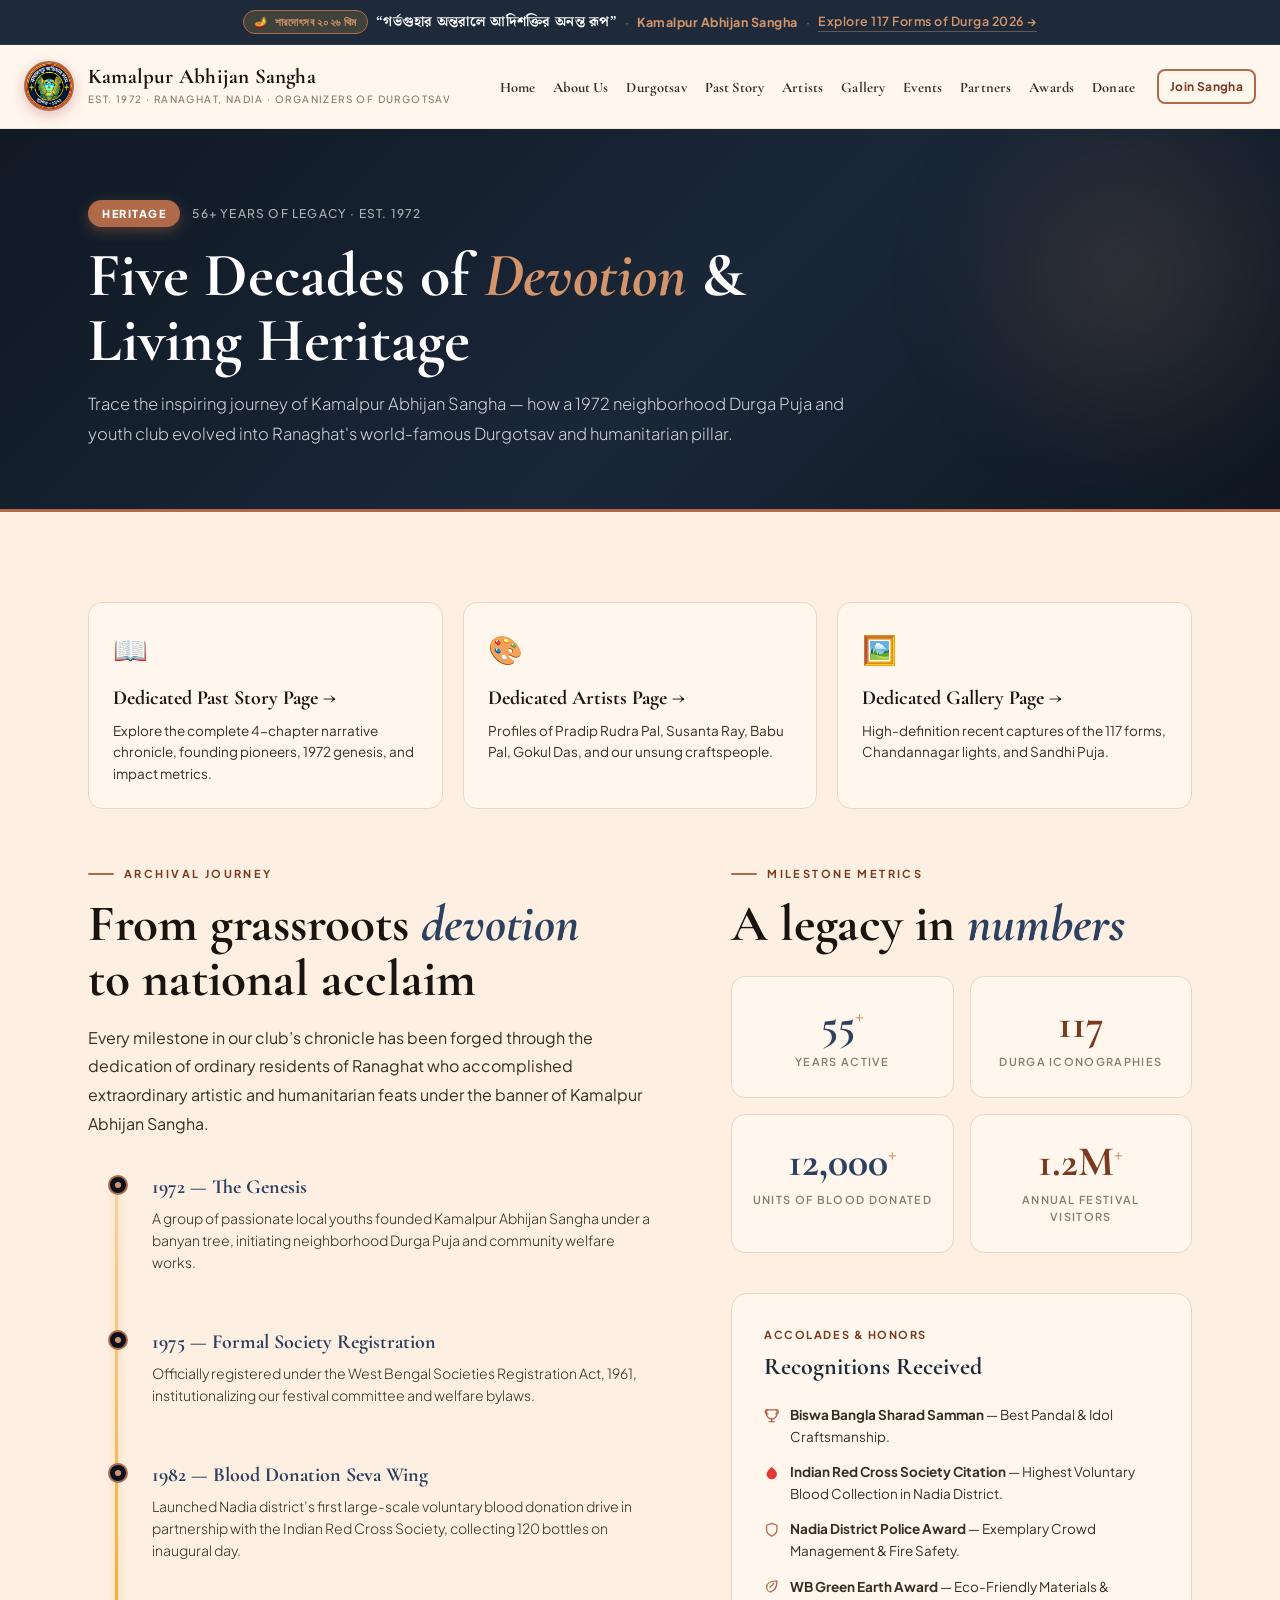
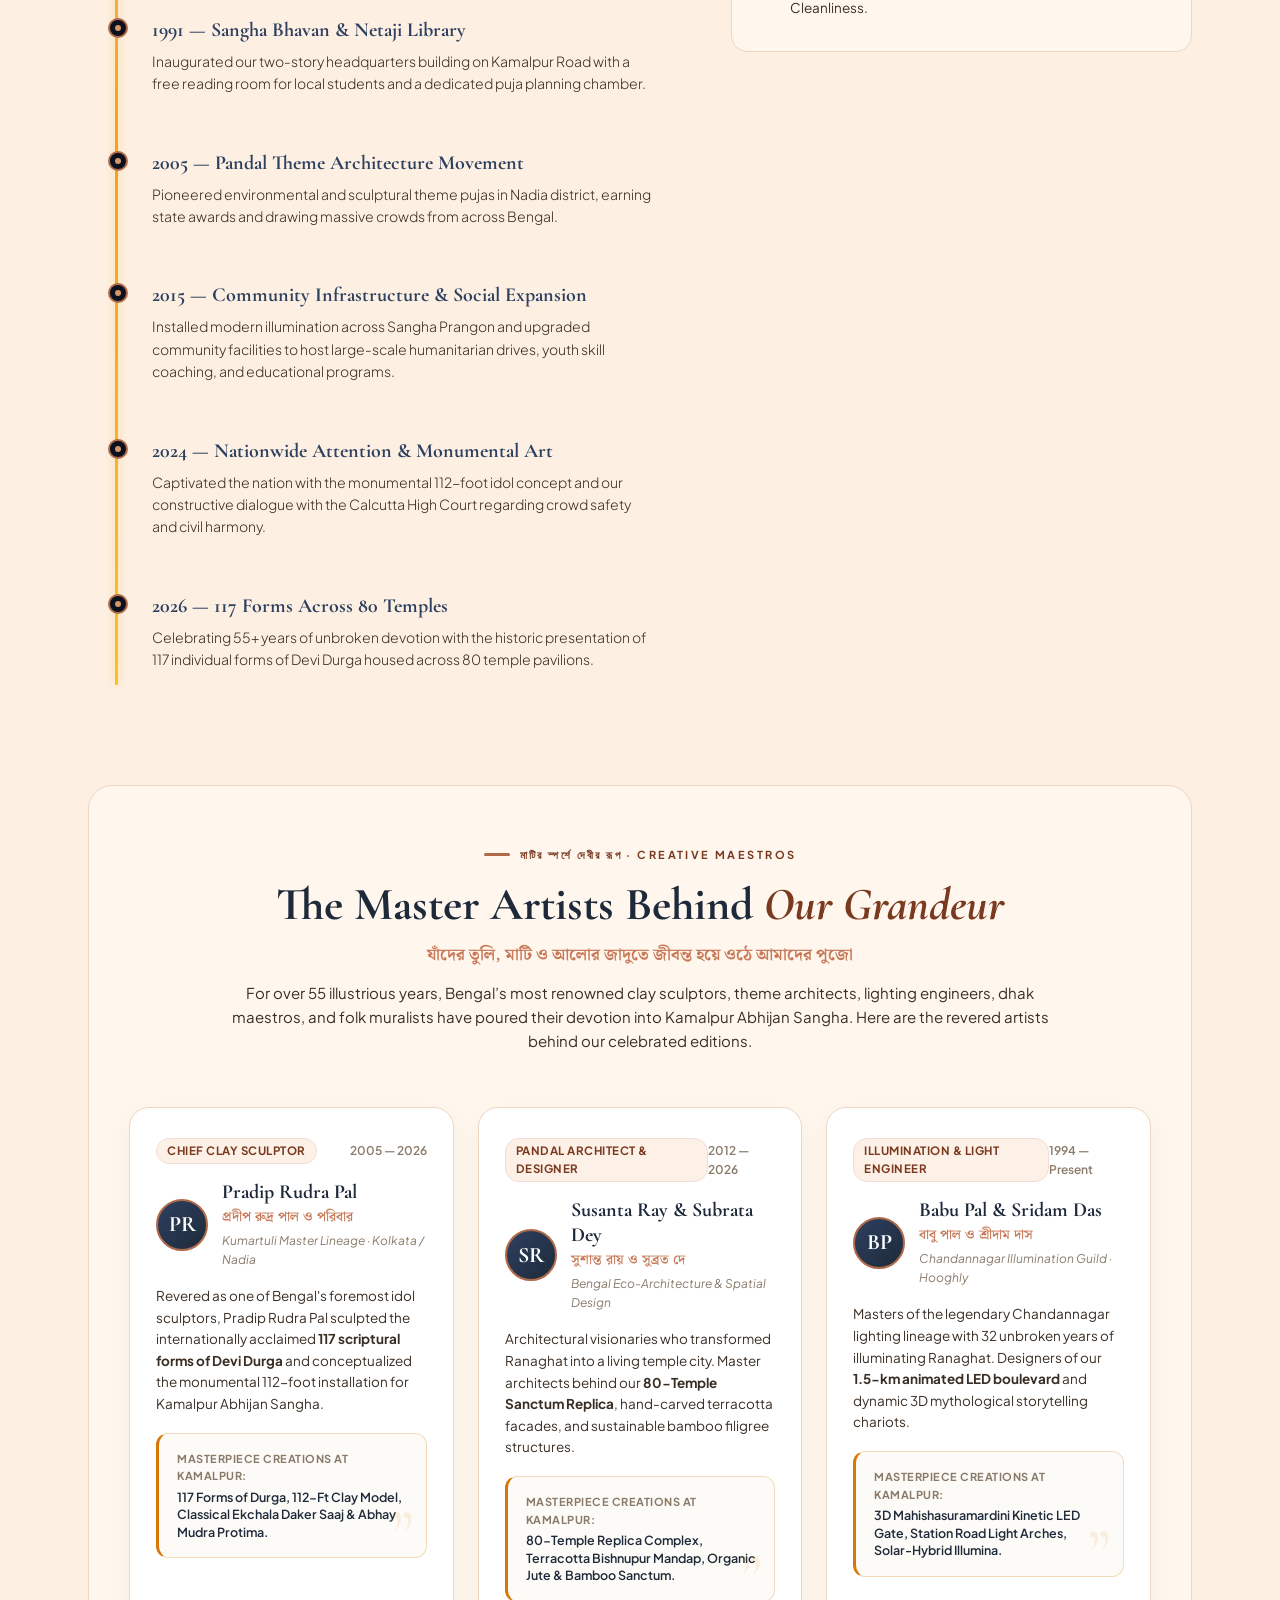
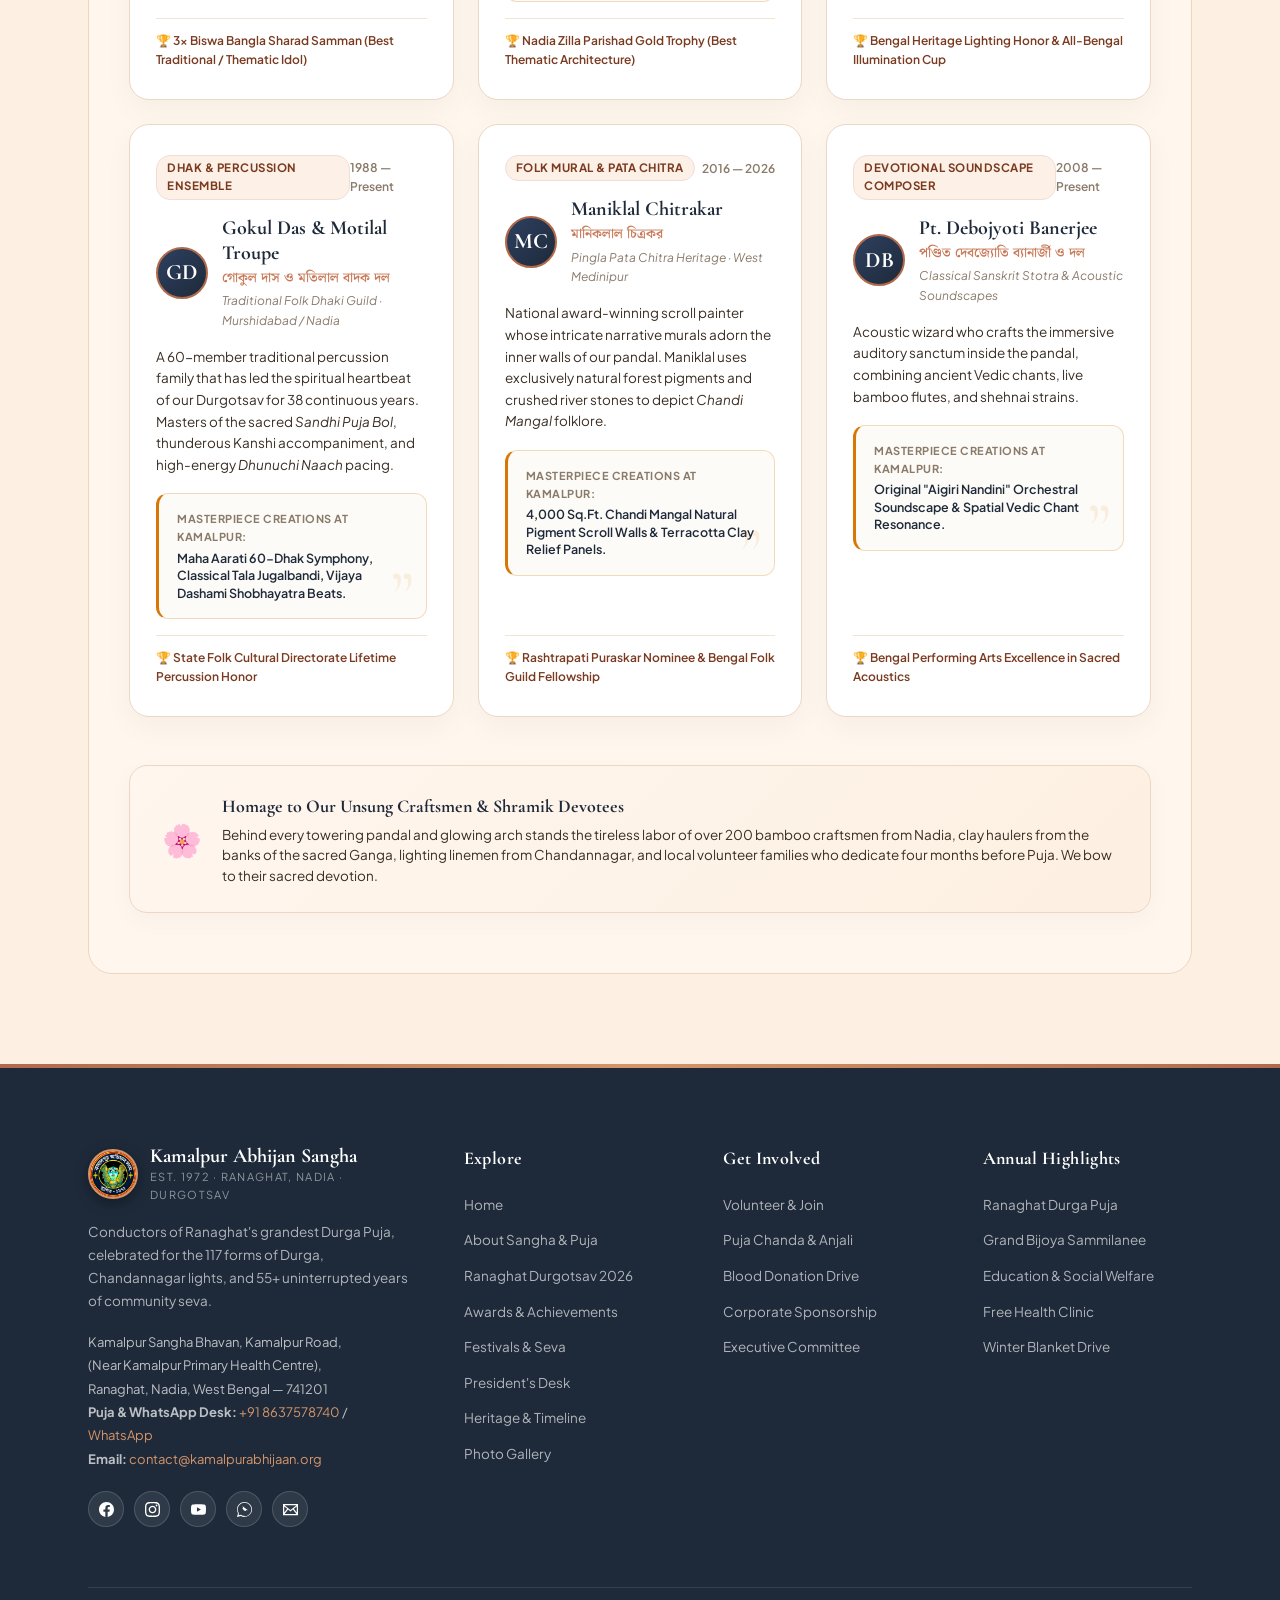
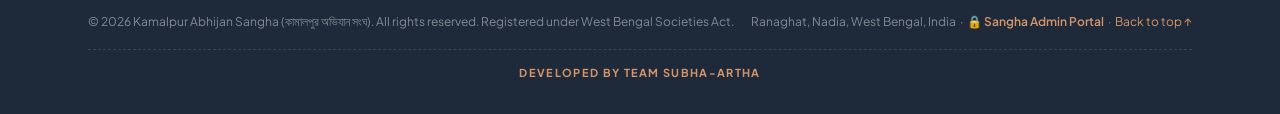
<file: heritage.html>
<!DOCTYPE html>
<html lang="en">
<head>
  <meta charset="UTF-8">
  <meta name="viewport" content="width=device-width, initial-scale=1.0">
  <title>Our Heritage — Kamalpur Abhijan Sangha | 55+ Years of Durga Puja &amp; Seva</title>
  <meta name="description" content="Trace the 55-year history of Kamalpur Abhijan Sangha conducting Ranaghat's famous Durga Puja — from 1972 neighborhood beginnings to the historic 117 forms of Durga in 2026.">

  <!-- Google Fonts -->
  <link rel="preconnect" href="https://fonts.googleapis.com">
  <link rel="preconnect" href="https://fonts.gstatic.com" crossorigin>
  <link href="https://fonts.googleapis.com/css2?family=Cormorant+Garamond:ital,wght@0,400;0,600;0,700;0,900;1,400;1,700&family=Noto+Serif+Bengali:wght@400;600;700;800&family=Plus+Jakarta+Sans:wght@300;400;500;600;700;800&display=swap" rel="stylesheet">

  <link rel="stylesheet" href="styles.css?v=20261011-v1">
  <link rel="icon" type="image/png" href="assets/logo.png?v=20261029-logo">
</head>
<body>

  <!-- Announcement Bar (Top Area Above Nav) -->
  <div class="announce-bar">
    <span class="announce-theme-tag"><span>🪔</span> শারদোৎসব ২০২৬ থিম</span>
    <span class="announce-theme-text">&ldquo;গর্ভগুহার অন্তরালে আদিশক্তির অনন্ত রূপ&rdquo;</span>
    <span class="announce-divider">·</span>
    <span><strong>Kamalpur Abhijan Sangha</strong></span>
    <span class="announce-divider">·</span>
    <a href="durgotsav.html">Explore 117 Forms of Durga 2026 &rarr;</a>
  </div>

  <!-- Navigation -->
  <nav id="nav">
    <a href="index.html" class="nav-brand">
      <div class="nav-logo">
        <img src="assets/logo.png?v=20261029-logo" alt="Kamalpur Abhijan Sangha Logo" width="50" height="50">
      </div>
      <div class="nav-brand-text">
        <span class="nav-name">Kamalpur Abhijan Sangha</span>
        <span class="nav-est">Est. 1972 · Ranaghat<span class="nav-est-extra">, Nadia · Organizers of Durgotsav</span></span>
      </div>
    </a>

    <button class="menu-btn" id="menuBtn" type="button" aria-label="Open navigation menu" aria-expanded="false" aria-controls="navLinks">☰</button>

    <ul class="nav-links" id="navLinks">
      <li><a href="index.html" class="nav-link">Home</a></li>
      <li><a href="about.html" class="nav-link">About Us</a></li>
      <li><a href="durgotsav.html" class="nav-link">Durgotsav</a></li>
      <li><a href="story.html" class="nav-link">Past Story</a></li>
      <li><a href="artists.html" class="nav-link">Artists</a></li>
      <li><a href="gallery.html" class="nav-link">Gallery</a></li>
      <li><a href="events.html" class="nav-link">Events</a></li>
      <li><a href="partners.html" class="nav-link">Partners</a></li>
      <li><a href="awards.html" class="nav-link">Awards</a></li>
      <li><a href="donate.html" class="nav-link">Donate</a></li>
      <li><a href="join.html" class="nav-cta">Join Sangha</a></li>
    </ul>
  </nav>

  <!-- Subpage Hero -->
  <header class="subpage-hero">
    <div class="container">
      <div class="subpage-hero-inner">
        <div class="hero-eyebrow">
          <span class="hero-pill">Heritage</span>
          <span class="hero-eyebrow-txt">56+ Years of Legacy &middot; Est. 1972</span>
        </div>
        <h1 class="subpage-title">Five Decades of <em>Devotion</em> &amp;<br>Living Heritage</h1>
        <p class="subpage-subtitle">
          Trace the inspiring journey of Kamalpur Abhijan Sangha — how a 1972 neighborhood Durga Puja and youth club evolved into Ranaghat's world-famous Durgotsav and humanitarian pillar.
        </p>
      </div>
    </div>
  </header>

  <!-- Main Content -->
  <main class="page-content-wrap">
    <div class="container">

      <!-- Navigation Gateway Cards -->
      <div style="display:grid; grid-template-columns:repeat(auto-fit, minmax(280px, 1fr)); gap:20px; margin-bottom:56px;" class="reveal">
        <a href="story.html" style="text-decoration:none; background:var(--white); border:1.5px solid var(--border); border-radius:14px; padding:24px; display:block; transition:transform 0.2s, box-shadow 0.2s;" onmouseover="this.style.transform='translateY(-2px)'" onmouseout="this.style.transform='none'">
          <div style="font-size:28px; margin-bottom:10px;">📖</div>
          <h3 style="font-family:var(--serif); font-size:20px; color:var(--text); margin-bottom:6px;">Dedicated Past Story Page &rarr;</h3>
          <p style="font-size:13.5px; color:var(--text-2); line-height:1.6; margin:0;">Explore the complete 4-chapter narrative chronicle, founding pioneers, 1972 genesis, and impact metrics.</p>
        </a>

        <a href="artists.html" style="text-decoration:none; background:var(--white); border:1.5px solid var(--border); border-radius:14px; padding:24px; display:block; transition:transform 0.2s, box-shadow 0.2s;" onmouseover="this.style.transform='translateY(-2px)'" onmouseout="this.style.transform='none'">
          <div style="font-size:28px; margin-bottom:10px;">🎨</div>
          <h3 style="font-family:var(--serif); font-size:20px; color:var(--text); margin-bottom:6px;">Dedicated Artists Page &rarr;</h3>
          <p style="font-size:13.5px; color:var(--text-2); line-height:1.6; margin:0;">Profiles of Pradip Rudra Pal, Susanta Ray, Babu Pal, Gokul Das, and our unsung craftspeople.</p>
        </a>

        <a href="gallery.html" style="text-decoration:none; background:var(--white); border:1.5px solid var(--border); border-radius:14px; padding:24px; display:block; transition:transform 0.2s, box-shadow 0.2s;" onmouseover="this.style.transform='translateY(-2px)'" onmouseout="this.style.transform='none'">
          <div style="font-size:28px; margin-bottom:10px;">🖼️</div>
          <h3 style="font-family:var(--serif); font-size:20px; color:var(--text); margin-bottom:6px;">Dedicated Gallery Page &rarr;</h3>
          <p style="font-size:13.5px; color:var(--text-2); line-height:1.6; margin:0;">High-definition recent captures of the 117 forms, Chandannagar lights, and Sandhi Puja.</p>
        </a>
      </div>

      <!-- Section 1: Detailed Timeline -->
      <div class="heritage-grid" style="margin-bottom: 90px; color:var(--text);">
        <div class="reveal">
          <div class="eyebrow">Archival Journey</div>
          <h2 class="sh2">From grassroots <em>devotion</em><br>to national acclaim</h2>
          <p style="font-family:var(--sans); font-size:16px; color:var(--text-2); line-height:1.8; margin-top:16px; margin-bottom:32px;">
            Every milestone in our club’s chronicle has been forged through the dedication of ordinary residents of Ranaghat who accomplished extraordinary artistic and humanitarian feats under the banner of Kamalpur Abhijan Sangha.
          </p>

          <div class="timeline" style="color:var(--text-2);">
            <div class="tl-item reveal rd1">
              <div class="tl-dot"><div class="tl-dot-inner"></div></div>
              <div>
                <div class="tl-year" style="color:var(--eg);">1972 &mdash; The Genesis</div>
                <div class="tl-text" style="color:var(--text-2);">A group of passionate local youths founded Kamalpur Abhijan Sangha under a banyan tree, initiating neighborhood Durga Puja and community welfare works.</div>
              </div>
            </div>

            <div class="tl-item reveal rd2">
              <div class="tl-dot"><div class="tl-dot-inner"></div></div>
              <div>
                <div class="tl-year" style="color:var(--eg);">1975 &mdash; Formal Society Registration</div>
                <div class="tl-text" style="color:var(--text-2);">Officially registered under the West Bengal Societies Registration Act, 1961, institutionalizing our festival committee and welfare bylaws.</div>
              </div>
            </div>

            <div class="tl-item reveal rd3">
              <div class="tl-dot"><div class="tl-dot-inner"></div></div>
              <div>
                <div class="tl-year" style="color:var(--eg);">1982 &mdash; Blood Donation Seva Wing</div>
                <div class="tl-text" style="color:var(--text-2);">Launched Nadia district’s first large-scale voluntary blood donation drive in partnership with the Indian Red Cross Society, collecting 120 bottles on inaugural day.</div>
              </div>
            </div>

            <div class="tl-item reveal rd4">
              <div class="tl-dot"><div class="tl-dot-inner"></div></div>
              <div>
                <div class="tl-year" style="color:var(--eg);">1991 &mdash; Sangha Bhavan &amp; Netaji Library</div>
                <div class="tl-text" style="color:var(--text-2);">Inaugurated our two-story headquarters building on Kamalpur Road with a free reading room for local students and a dedicated puja planning chamber.</div>
              </div>
            </div>

            <div class="tl-item reveal rd1">
              <div class="tl-dot"><div class="tl-dot-inner"></div></div>
              <div>
                <div class="tl-year" style="color:var(--eg);">2005 &mdash; Pandal Theme Architecture Movement</div>
                <div class="tl-text" style="color:var(--text-2);">Pioneered environmental and sculptural theme pujas in Nadia district, earning state awards and drawing massive crowds from across Bengal.</div>
              </div>
            </div>

            <div class="tl-item reveal rd2">
              <div class="tl-dot"><div class="tl-dot-inner"></div></div>
              <div>
                <div class="tl-year" style="color:var(--eg);">2015 &mdash; Community Infrastructure &amp; Social Expansion</div>
                <div class="tl-text" style="color:var(--text-2);">Installed modern illumination across Sangha Prangon and upgraded community facilities to host large-scale humanitarian drives, youth skill coaching, and educational programs.</div>
              </div>
            </div>

            <div class="tl-item reveal rd3">
              <div class="tl-dot"><div class="tl-dot-inner"></div></div>
              <div>
                <div class="tl-year" style="color:var(--eg);">2024 &mdash; Nationwide Attention &amp; Monumental Art</div>
                <div class="tl-text" style="color:var(--text-2);">Captivated the nation with the monumental 112-foot idol concept and our constructive dialogue with the Calcutta High Court regarding crowd safety and civil harmony.</div>
              </div>
            </div>

            <div class="tl-item reveal rd4">
              <div class="tl-dot"><div class="tl-dot-inner"></div></div>
              <div>
                <div class="tl-year" style="color:var(--eg);">2026 &mdash; 117 Forms Across 80 Temples</div>
                <div class="tl-text" style="color:var(--text-2);">Celebrating 55+ years of unbroken devotion with the historic presentation of 117 individual forms of Devi Durga housed across 80 temple pavilions.</div>
              </div>
            </div>
          </div>
        </div>

        <!-- By The Numbers Column -->
        <div class="reveal rd2">
          <div class="eyebrow">Milestone Metrics</div>
          <h2 class="sh2">A legacy in <em>numbers</em></h2>
          <div class="hnum-grid">
            <div class="hnum-card" style="background:var(--white); border-color:var(--border);">
              <div class="hnum" style="color:var(--eg);">55<sup>+</sup></div>
              <div class="hnum-lbl" style="color:var(--text-3);">Years Active</div>
            </div>
            <div class="hnum-card" style="background:var(--white); border-color:var(--border);">
              <div class="hnum" style="color:var(--gold-dark);">117</div>
              <div class="hnum-lbl" style="color:var(--text-3);">Durga Iconographies</div>
            </div>
            <div class="hnum-card" style="background:var(--white); border-color:var(--border);">
              <div class="hnum" style="color:var(--eg);">12,000<sup>+</sup></div>
              <div class="hnum-lbl" style="color:var(--text-3);">Units of Blood Donated</div>
            </div>
            <div class="hnum-card" style="background:var(--white); border-color:var(--border);">
              <div class="hnum" style="color:var(--gold-dark);">1.2M<sup>+</sup></div>
              <div class="hnum-lbl" style="color:var(--text-3);">Annual Festival Visitors</div>
            </div>
          </div>

          <!-- Awards Showcase -->
          <div style="margin-top:40px; background:var(--white); border:1.5px solid var(--border); border-radius:16px; padding:32px;">
            <div style="font-size:11px; font-weight:700; color:var(--gold-dark); letter-spacing:0.14em; text-transform:uppercase;">ACCOLADES &amp; HONORS</div>
            <h3 style="font-family:var(--serif); font-size:24px; color:var(--eg-dark); margin-top:4px; margin-bottom:18px;">Recognitions Received</h3>
            <ul style="list-style:none; display:flex; flex-direction:column; gap:14px;">
              <li style="font-size:13.5px; color:var(--text-2); display:flex; gap:10px;">
                <span style="color:var(--gold); font-weight:bold;"><svg class="kas-icon" width="20" height="20" viewBox="0 0 24 24" fill="none" stroke="currentColor" stroke-width="2" stroke-linecap="round" stroke-linejoin="round" aria-hidden="true"><path d="M6 9H4a2 2 0 0 1-2-2V5a2 2 0 0 1 2-2h2"/><path d="M18 9h2a2 2 0 0 0 2-2V5a2 2 0 0 0-2-2h-2"/><path d="M4 3h16v6a8 8 0 0 1-16 0V3z"/><path d="M12 17v4"/><path d="M8 21h8"/></svg></span>
                <span><strong>Biswa Bangla Sharad Samman</strong> &mdash; Best Pandal &amp; Idol Craftsmanship.</span>
              </li>
              <li style="font-size:13.5px; color:var(--text-2); display:flex; gap:10px;">
                <span style="color:var(--gold); font-weight:bold;"><svg class="kas-icon solid" width="20" height="20" viewBox="0 0 24 24" fill="currentColor" stroke="none" aria-hidden="true" style="color:#E53935;"><path d="M12 2.69l5.66 5.66a8 8 0 1 1-11.31 0z"/></svg></span>
                <span><strong>Indian Red Cross Society Citation</strong> &mdash; Highest Voluntary Blood Collection in Nadia District.</span>
              </li>
              <li style="font-size:13.5px; color:var(--text-2); display:flex; gap:10px;">
                <span style="color:var(--gold); font-weight:bold;"><svg class="kas-icon" width="20" height="20" viewBox="0 0 24 24" fill="none" stroke="currentColor" stroke-width="2" stroke-linecap="round" stroke-linejoin="round" aria-hidden="true"><path d="M12 22s8-4 8-10V5l-8-3-8 3v7c0 6 8 10 8 10z"/></svg></span>
                <span><strong>Nadia District Police Award</strong> &mdash; Exemplary Crowd Management &amp; Fire Safety.</span>
              </li>
              <li style="font-size:13.5px; color:var(--text-2); display:flex; gap:10px;">
                <span style="color:var(--gold); font-weight:bold;"><svg class="kas-icon" width="20" height="20" viewBox="0 0 24 24" fill="none" stroke="currentColor" stroke-width="2" stroke-linecap="round" stroke-linejoin="round" aria-hidden="true"><path d="M11 20A7 7 0 0 1 4 13C4 7 10 3 20 3c0 10-4 16-11 17z"/><path d="M9 13l6-6"/></svg></span>
                <span><strong>WB Green Earth Award</strong> &mdash; Eco-Friendly Materials &amp; Cleanliness.</span>
              </li>
            </ul>
          </div>
        </div>
      </div>

      <!-- ══════════ ARTISTS & CRAFTSMEN SECTION ══════════ -->
      <section id="artists" class="artists-section" style="margin-top:70px; border-radius:24px; padding:60px 40px; background:var(--white); border:1.5px solid var(--border);">
        <div class="artists-head reveal">
          <div class="eyebrow">মাটির স্পর্শে দেবীর রূপ · Creative Maestros</div>
          <h2 class="artists-title">The Master Artists Behind <em>Our Grandeur</em></h2>
          <div class="artists-bengali-kicker">যাঁদের তুলি, মাটি ও আলোর জাদুতে জীবন্ত হয়ে ওঠে আমাদের পুজো</div>
          <p class="artists-sub">
            For over 55 illustrious years, Bengal’s most renowned clay sculptors, theme architects, lighting engineers, dhak maestros, and folk muralists have poured their devotion into Kamalpur Abhijan Sangha. Here are the revered artists behind our celebrated editions.
          </p>
        </div>

        <!-- Artists Profile Grid -->
        <div class="artists-grid">
          <!-- Artist 1 -->
          <div class="artist-card reveal rd1">
            <div>
              <div class="artist-top-bar">
                <span class="artist-role-badge">Chief Clay Sculptor</span>
                <span class="artist-years-badge">2005 &mdash; 2026</span>
              </div>
              <div class="artist-identity">
                <div class="artist-avatar">PR</div>
                <div class="artist-names">
                  <div class="artist-name">Pradip Rudra Pal</div>
                  <div class="artist-bn-name">প্রদীপ রুদ্র পাল ও পরিবার</div>
                  <div class="artist-tradition">Kumartuli Master Lineage · Kolkata / Nadia</div>
                </div>
              </div>
              <p class="artist-bio">
                Revered as one of Bengal's foremost idol sculptors, Pradip Rudra Pal sculpted the internationally acclaimed <strong>117 scriptural forms of Devi Durga</strong> and conceptualized the monumental 112-foot installation for Kamalpur Abhijan Sangha.
              </p>
              <div class="artist-creations-box">
                <div class="artist-creations-lbl">Masterpiece Creations at Kamalpur:</div>
                <div class="artist-creations-val">117 Forms of Durga, 112-Ft Clay Model, Classical Ekchala Daker Saaj &amp; Abhay Mudra Protima.</div>
              </div>
            </div>
            <div class="artist-award-strip">
              <span>🏆 3x Biswa Bangla Sharad Samman (Best Traditional / Thematic Idol)</span>
            </div>
          </div>

          <!-- Artist 2 -->
          <div class="artist-card reveal rd2">
            <div>
              <div class="artist-top-bar">
                <span class="artist-role-badge">Pandal Architect &amp; Designer</span>
                <span class="artist-years-badge">2012 &mdash; 2026</span>
              </div>
              <div class="artist-identity">
                <div class="artist-avatar">SR</div>
                <div class="artist-names">
                  <div class="artist-name">Susanta Ray &amp; Subrata Dey</div>
                  <div class="artist-bn-name">সুশান্ত রায় ও সুব্রত দে</div>
                  <div class="artist-tradition">Bengal Eco-Architecture &amp; Spatial Design</div>
                </div>
              </div>
              <p class="artist-bio">
                Architectural visionaries who transformed Ranaghat into a living temple city. Master architects behind our <strong>80-Temple Sanctum Replica</strong>, hand-carved terracotta facades, and sustainable bamboo filigree structures.
              </p>
              <div class="artist-creations-box">
                <div class="artist-creations-lbl">Masterpiece Creations at Kamalpur:</div>
                <div class="artist-creations-val">80-Temple Replica Complex, Terracotta Bishnupur Mandap, Organic Jute &amp; Bamboo Sanctum.</div>
              </div>
            </div>
            <div class="artist-award-strip">
              <span>🏆 Nadia Zilla Parishad Gold Trophy (Best Thematic Architecture)</span>
            </div>
          </div>

          <!-- Artist 3 -->
          <div class="artist-card reveal rd3">
            <div>
              <div class="artist-top-bar">
                <span class="artist-role-badge">Illumination &amp; Light Engineer</span>
                <span class="artist-years-badge">1994 &mdash; Present</span>
              </div>
              <div class="artist-identity">
                <div class="artist-avatar">BP</div>
                <div class="artist-names">
                  <div class="artist-name">Babu Pal &amp; Sridam Das</div>
                  <div class="artist-bn-name">বাবু পাল ও শ্রীদাম দাস</div>
                  <div class="artist-tradition">Chandannagar Illumination Guild · Hooghly</div>
                </div>
              </div>
              <p class="artist-bio">
                Masters of the legendary Chandannagar lighting lineage with 32 unbroken years of illuminating Ranaghat. Designers of our <strong>1.5-km animated LED boulevard</strong> and dynamic 3D mythological storytelling chariots.
              </p>
              <div class="artist-creations-box">
                <div class="artist-creations-lbl">Masterpiece Creations at Kamalpur:</div>
                <div class="artist-creations-val">3D Mahishasuramardini Kinetic LED Gate, Station Road Light Arches, Solar-Hybrid Illumina.</div>
              </div>
            </div>
            <div class="artist-award-strip">
              <span>🏆 Bengal Heritage Lighting Honor &amp; All-Bengal Illumination Cup</span>
            </div>
          </div>

          <!-- Artist 4 -->
          <div class="artist-card reveal rd1">
            <div>
              <div class="artist-top-bar">
                <span class="artist-role-badge">Dhak &amp; Percussion Ensemble</span>
                <span class="artist-years-badge">1988 &mdash; Present</span>
              </div>
              <div class="artist-identity">
                <div class="artist-avatar">GD</div>
                <div class="artist-names">
                  <div class="artist-name">Gokul Das &amp; Motilal Troupe</div>
                  <div class="artist-bn-name">গোকুল দাস ও মতিলাল বাদক দল</div>
                  <div class="artist-tradition">Traditional Folk Dhaki Guild · Murshidabad / Nadia</div>
                </div>
              </div>
              <p class="artist-bio">
                A 60-member traditional percussion family that has led the spiritual heartbeat of our Durgotsav for 38 continuous years. Masters of the sacred <em>Sandhi Puja Bol</em>, thunderous Kanshi accompaniment, and high-energy <em>Dhunuchi Naach</em> pacing.
              </p>
              <div class="artist-creations-box">
                <div class="artist-creations-lbl">Masterpiece Creations at Kamalpur:</div>
                <div class="artist-creations-val">Maha Aarati 60-Dhak Symphony, Classical Tala Jugalbandi, Vijaya Dashami Shobhayatra Beats.</div>
              </div>
            </div>
            <div class="artist-award-strip">
              <span>🏆 State Folk Cultural Directorate Lifetime Percussion Honor</span>
            </div>
          </div>

          <!-- Artist 5 -->
          <div class="artist-card reveal rd2">
            <div>
              <div class="artist-top-bar">
                <span class="artist-role-badge">Folk Mural &amp; Pata Chitra</span>
                <span class="artist-years-badge">2016 &mdash; 2026</span>
              </div>
              <div class="artist-identity">
                <div class="artist-avatar">MC</div>
                <div class="artist-names">
                  <div class="artist-name">Maniklal Chitrakar</div>
                  <div class="artist-bn-name">মানিকলাল চিত্রকর</div>
                  <div class="artist-tradition">Pingla Pata Chitra Heritage · West Medinipur</div>
                </div>
              </div>
              <p class="artist-bio">
                National award-winning scroll painter whose intricate narrative murals adorn the inner walls of our pandal. Maniklal uses exclusively natural forest pigments and crushed river stones to depict <em>Chandi Mangal</em> folklore.
              </p>
              <div class="artist-creations-box">
                <div class="artist-creations-lbl">Masterpiece Creations at Kamalpur:</div>
                <div class="artist-creations-val">4,000 Sq.Ft. Chandi Mangal Natural Pigment Scroll Walls &amp; Terracotta Clay Relief Panels.</div>
              </div>
            </div>
            <div class="artist-award-strip">
              <span>🏆 Rashtrapati Puraskar Nominee &amp; Bengal Folk Guild Fellowship</span>
            </div>
          </div>

          <!-- Artist 6 -->
          <div class="artist-card reveal rd3">
            <div>
              <div class="artist-top-bar">
                <span class="artist-role-badge">Devotional Soundscape Composer</span>
                <span class="artist-years-badge">2008 &mdash; Present</span>
              </div>
              <div class="artist-identity">
                <div class="artist-avatar">DB</div>
                <div class="artist-names">
                  <div class="artist-name">Pt. Debojyoti Banerjee</div>
                  <div class="artist-bn-name">পণ্ডিত দেবজ্যোতি ব্যানার্জী ও দল</div>
                  <div class="artist-tradition">Classical Sanskrit Stotra &amp; Acoustic Soundscapes</div>
                </div>
              </div>
              <p class="artist-bio">
                Acoustic wizard who crafts the immersive auditory sanctum inside the pandal, combining ancient Vedic chants, live bamboo flutes, and shehnai strains.
              </p>
              <div class="artist-creations-box">
                <div class="artist-creations-lbl">Masterpiece Creations at Kamalpur:</div>
                <div class="artist-creations-val">Original "Aigiri Nandini" Orchestral Soundscape &amp; Spatial Vedic Chant Resonance.</div>
              </div>
            </div>
            <div class="artist-award-strip">
              <span>🏆 Bengal Performing Arts Excellence in Sacred Acoustics</span>
            </div>
          </div>
        </div>

        <!-- Tribute Banner to Unsung Artisans -->
        <div class="artist-tribute-banner reveal" style="margin-top:30px;">
          <div class="tribute-icon">🌸</div>
          <div class="tribute-text">
            <h4>Homage to Our Unsung Craftsmen &amp; Shramik Devotees</h4>
            <p>
              Behind every towering pandal and glowing arch stands the tireless labor of over 200 bamboo craftsmen from Nadia, clay haulers from the banks of the sacred Ganga, lighting linemen from Chandannagar, and local volunteer families who dedicate four months before Puja. We bow to their sacred devotion.
            </p>
          </div>
        </div>
      </section>

    </div>
  </main>

  <!-- Footer -->
  <footer id="contact">
    <div class="footer-stripe"></div>
    <div class="container">
      <div class="footer-grid">
        <div>
          <div class="footer-logo">
            <div class="footer-logo-img">
              <img src="assets/logo.png?v=20261029-logo" alt="Kamalpur Abhijan Sangha Logo" width="50" height="50">
            </div>
            <div>
              <div class="footer-brandname">Kamalpur Abhijan Sangha</div>
              <div class="footer-est">Est. 1972 · Ranaghat, Nadia · Durgotsav</div>
            </div>
          </div>
          <p class="footer-tagline">
            Conductors of Ranaghat's grandest Durga Puja, celebrated for the 117 forms of Durga, Chandannagar lights, and 55+ uninterrupted years of community seva.
          </p>
          <address class="footer-addr">
            Kamalpur Sangha Bhavan, Kamalpur Road,<br>
            (Near Kamalpur Primary Health Centre),<br>
            Ranaghat, Nadia, West Bengal &mdash; 741201<br>
            <strong>Puja &amp; WhatsApp Desk:</strong> <a href="tel:+918637578740">+91 8637578740</a> / <a href="https://wa.me/918637578740" target="_blank" rel="noopener noreferrer">WhatsApp</a><br>
            <strong>Email:</strong> <a href="mailto:contact@kamalpurabhijaan.org">contact@kamalpurabhijaan.org</a>
          </address>
          <div class="footer-social">
            <a href="https://www.facebook.com/share/p/1DXQaoAbwq/" class="social-btn" target="_blank" rel="noopener noreferrer" aria-label="Official Facebook Page" title="Official Facebook">
              <svg width="15" height="15" viewBox="0 0 24 24" fill="currentColor" aria-hidden="true"><path d="M24 12.073c0-6.627-5.373-12-12-12s-12 5.373-12 12c0 5.99 4.388 10.954 10.125 11.854v-8.385H7.078v-3.47h3.047V9.43c0-3.007 1.792-4.669 4.533-4.669 1.312 0 2.686.235 2.686.235v2.953H15.83c-1.491 0-1.956.925-1.956 1.874v2.25h3.328l-.532 3.47h-2.796v8.385C19.612 23.027 24 18.062 24 12.073z"/></svg>
            </a>
            <a href="https://www.instagram.com/kamalpurabhijanshangha?stkn=MXBlMnAyNTJsNTBxaA==" class="social-btn" target="_blank" rel="noopener noreferrer" aria-label="Official Instagram" title="Official Instagram">
              <svg width="15" height="15" viewBox="0 0 24 24" fill="currentColor" aria-hidden="true"><path d="M12 2.163c3.204 0 3.584.012 4.85.07 3.252.148 4.771 1.691 4.919 4.919.058 1.265.069 1.645.069 4.849 0 3.205-.012 3.584-.069 4.849-.149 3.225-1.664 4.771-4.919 4.919-1.266.058-1.644.07-4.85.07-3.204 0-3.584-.012-4.849-.07-3.26-.149-4.771-1.699-4.919-4.92-.058-1.265-.07-1.644-.07-4.849 0-3.204.013-3.583.07-4.849.149-3.227 1.664-4.771 4.919-4.919 1.266-.057 1.645-.069 4.849-.069zm0-2.163c-3.259 0-3.667.014-4.947.072-4.358.2-6.78 2.618-6.98 6.98-.059 1.281-.073 1.689-.073 4.948 0 3.259.014 3.668.072 4.948.2 4.358 2.618 6.78 6.98 6.98 1.281.058 1.689.072 4.948.072 3.259 0 3.668-.014 4.948-.072 4.354-.2 6.782-2.618 6.979-6.98.059-1.28.073-1.689.073-4.948 0-3.259-.014-3.667-.072-4.947-.196-4.354-2.617-6.78-6.979-6.98-1.281-.059-1.69-.073-4.949-.073zm0 5.838c-3.403 0-6.162 2.759-6.162 6.162s2.759 6.163 6.162 6.163 6.162-2.759 6.162-6.163c0-3.403-2.759-6.162-6.162-6.162zm0 10.162c-2.209 0-4-1.79-4-4 0-2.209 1.791-4 4-4s4 1.791 4 4c0 2.21-1.791 4-4 4zm6.406-11.845c-.796 0-1.441.645-1.441 1.44s.645 1.44 1.441 1.44c.795 0 1.439-.645 1.439-1.44s-.644-1.44-1.439-1.44z"/></svg>
            </a>
            <a href="https://youtube.com/@kamalpurabhijansangha?si=CEZETjkV42fUC0kX" class="social-btn" target="_blank" rel="noopener noreferrer" aria-label="Official YouTube Channel" title="Official YouTube">
              <svg width="15" height="15" viewBox="0 0 24 24" fill="currentColor" aria-hidden="true"><path d="M23.498 6.186a3.016 3.016 0 0 0-2.122-2.136C19.505 3.545 12 3.545 12 3.545s-7.505 0-9.377.505A3.017 3.017 0 0 0 .502 6.186C0 8.07 0 12 0 12s0 3.93.502 5.814a3.016 3.016 0 0 0 2.122 2.136c1.871.505 9.376.505 9.376.505s7.505 0 9.377-.505a3.015 3.015 0 0 0 2.122-2.136C24 15.93 24 12 24 12s0-3.93-.502-5.814zM9.545 15.568V8.432L15.818 12l-6.273 3.568z"/></svg>
            </a>
            <a href="https://wa.me/918637578740" class="social-btn" target="_blank" rel="noopener noreferrer" aria-label="WhatsApp Helpline Desk" title="WhatsApp Helpline">
              <svg width="15" height="15" viewBox="0 0 24 24" fill="currentColor" aria-hidden="true"><path d="M12.031 0C5.397 0 .016 5.381.016 12.016c0 2.12.553 4.192 1.605 6.012L0 24l6.166-1.619a11.968 11.968 0 0 0 5.865 1.53c6.634 0 12.016-5.381 12.016-12.016S18.665 0 12.031 0zm0 21.996a9.972 9.972 0 0 1-5.086-1.39l-.365-.217-3.774.99.1-3.678-.238-.379a9.97 9.97 0 0 1-1.53-5.306C1.138 6.02 6.023 1.138 12.031 1.138s10.893 4.882 10.893 10.878-4.885 10.98-10.893 10.98zm5.973-8.232c-.328-.164-1.94-.957-2.24-1.066-.3-.11-.52-.164-.739.164-.219.328-.848 1.066-1.04 1.284-.191.219-.383.246-.711.082-.328-.164-1.385-.51-2.637-1.627-.975-.87-1.633-1.945-1.824-2.273-.191-.328-.02-.505.143-.668.147-.146.328-.383.492-.574.164-.191.219-.328.328-.547.11-.219.055-.41-.027-.574-.082-.164-.739-1.78-.1.013-2.438-.266-.639-.537-.552-.739-.562-.191-.01-.41-.01-.629-.01s-.574.082-.875.41c-.3.328-1.148 1.121-1.148 2.734s1.176 3.172 1.34 3.391c.164.219 2.313 3.531 5.602 4.953.782.338 1.393.54 1.87.692.787.25 1.503.214 2.069.13.631-.094 1.94-.793 2.213-1.558.273-.765.273-1.421.191-1.558-.082-.137-.3-.219-.628-.383z"/></svg>
            </a>
            <a href="mailto:contact@kamalpurabhijaan.org" class="social-btn" aria-label="Official Email Desk" title="Email Desk">
              <svg width="15" height="15" viewBox="0 0 24 24" fill="currentColor" aria-hidden="true"><path d="M0 3v18h24v-18h-24zm6.623 7.929l-4.623 5.712v-9.458l4.623 3.746zm-4.141-5.929h19.035l-9.517 7.713-9.518-7.713zm5.694 7.188l3.824 3.099 3.83-3.104 5.612 6.817h-18.779l5.513-6.812zm9.208-1.259l4.616-3.741v9.448l-4.616-5.707z"/></svg>
            </a>
          </div>
        </div>

        <div>
          <div class="footer-col-title">Explore</div>
          <ul class="footer-menu">
            <li><a href="index.html">Home</a></li>
            <li><a href="about.html">About Sangha &amp; Puja</a></li>
            <li><a href="durgotsav.html">Ranaghat Durgotsav 2026</a></li>
            <li><a href="awards.html">Awards &amp; Achievements</a></li>
            <li><a href="events.html">Festivals &amp; Seva</a></li>
            <li><a href="president.html">President's Desk</a></li>
            <li><a href="heritage.html">Heritage &amp; Timeline</a></li>
            <li><a href="gallery.html">Photo Gallery</a></li>
          </ul>
        </div>

        <div>
          <div class="footer-col-title">Get Involved</div>
          <ul class="footer-menu">
            <li><a href="join.html">Volunteer &amp; Join</a></li>
            <li><a href="donate.html">Puja Chanda &amp; Anjali</a></li>
            <li><a href="events.html">Blood Donation Drive</a></li>
            <li><a href="partners.html">Corporate Sponsorship</a></li>
            <li><a href="about.html">Executive Committee</a></li>
          </ul>
        </div>

        <div>
          <div class="footer-col-title">Annual Highlights</div>
          <ul class="footer-menu">
            <li><a href="durgotsav.html">Ranaghat Durga Puja</a></li>
            <li><a href="events.html">Grand Bijoya Sammilanee</a></li>
            <li><a href="events.html">Education &amp; Social Welfare</a></li>
            <li><a href="events.html">Free Health Clinic</a></li>
            <li><a href="events.html">Winter Blanket Drive</a></li>
          </ul>
        </div>
      </div>

      <div class="footer-bottom">
        <div class="footer-copy">
          &copy; 2026 Kamalpur Abhijan Sangha (কামালপুর অভিযান সংঘ). All rights reserved. Registered under West Bengal Societies Act.
        </div>
        <div class="footer-copy">
          Ranaghat, Nadia, West Bengal, India &nbsp;·&nbsp;
          <a href="admin.html" class="footer-admin-link">🔒 Sangha Admin Portal</a> &nbsp;·&nbsp;
          <a href="#">Back to top &uarr;</a>
        </div>
        <div class="footer-developer-credit" style="width:100%; text-align:center; font-size:11px; font-weight:700; letter-spacing:0.12em; text-transform:uppercase; color:var(--gold-bright, #F59E0B); padding-top:14px; margin-top:6px; border-top:1px dashed rgba(255,255,255,0.12);">
          DEVELOPED BY TEAM SUBHA-ARTHA
        </div>
      </div>
    </div>
  </footer>

  <script src="script.js?v=20261011-v1"></script>
</body>
</html>
</file>
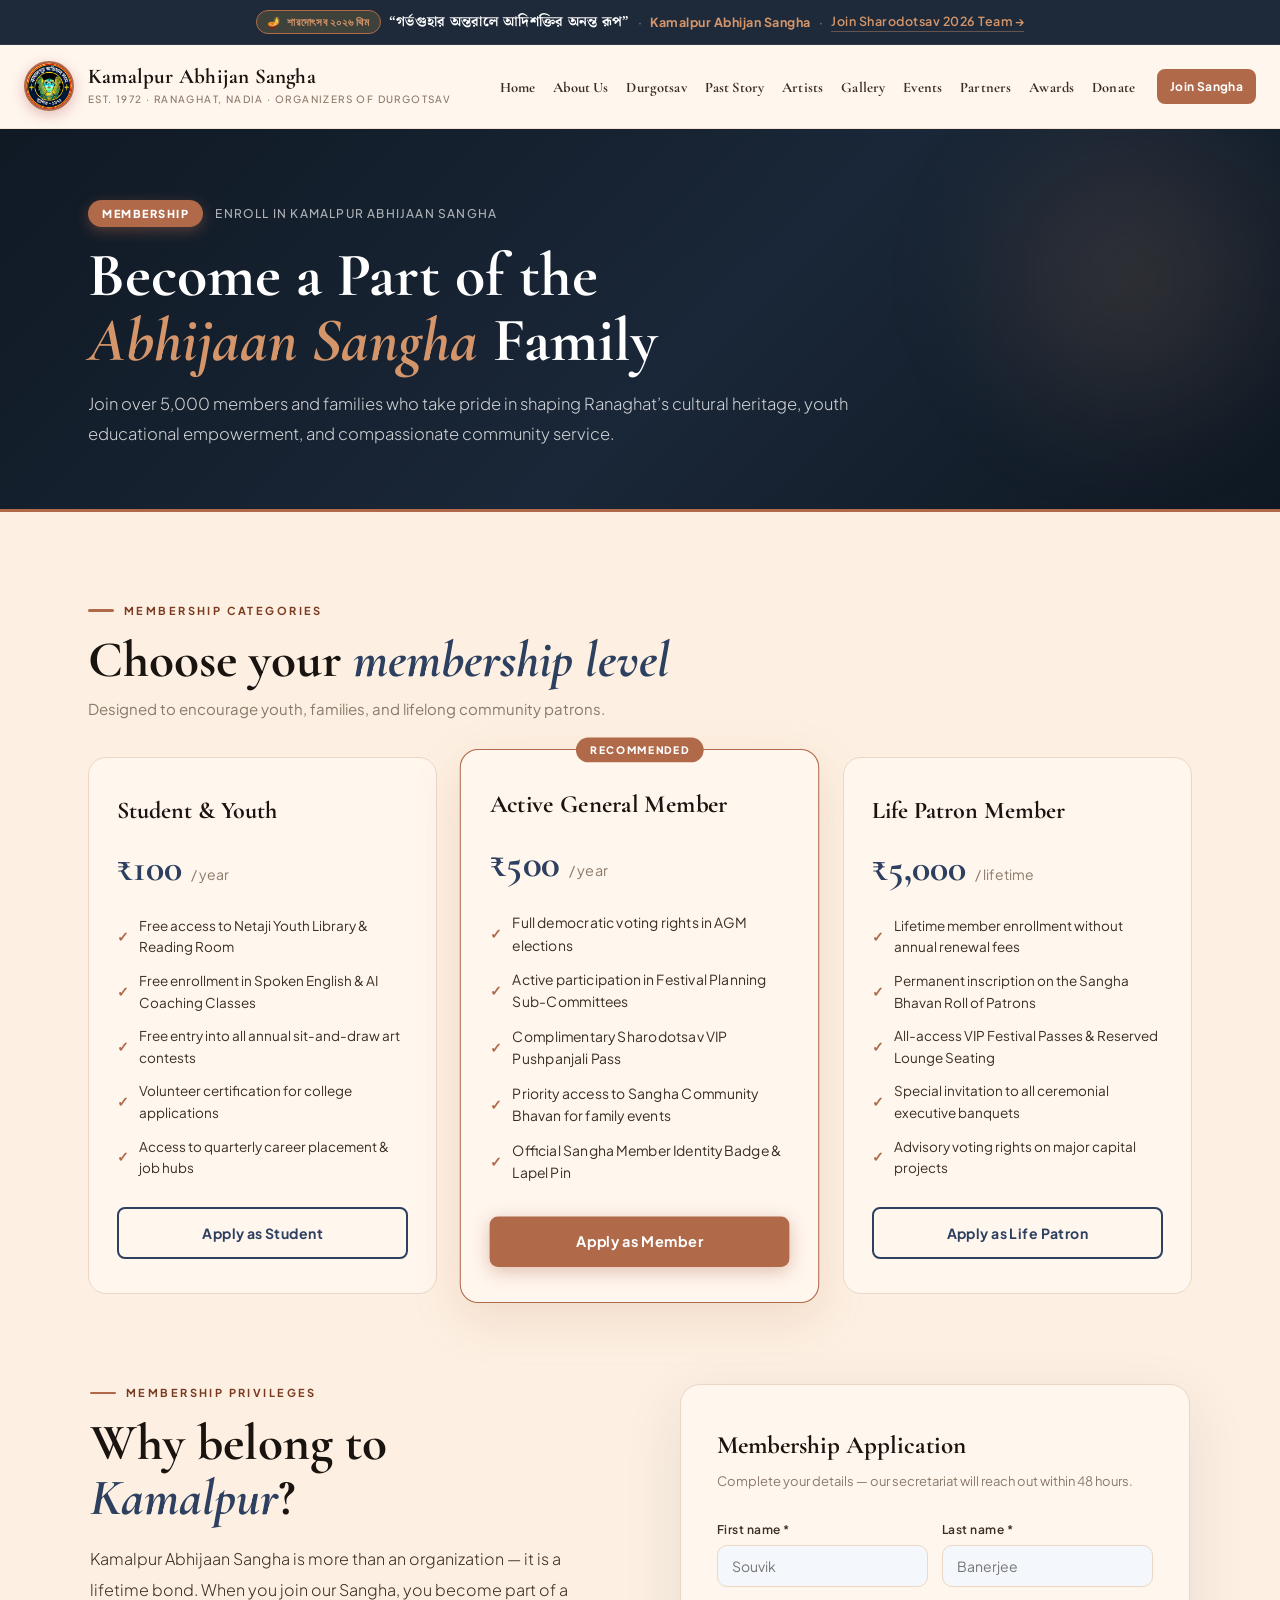
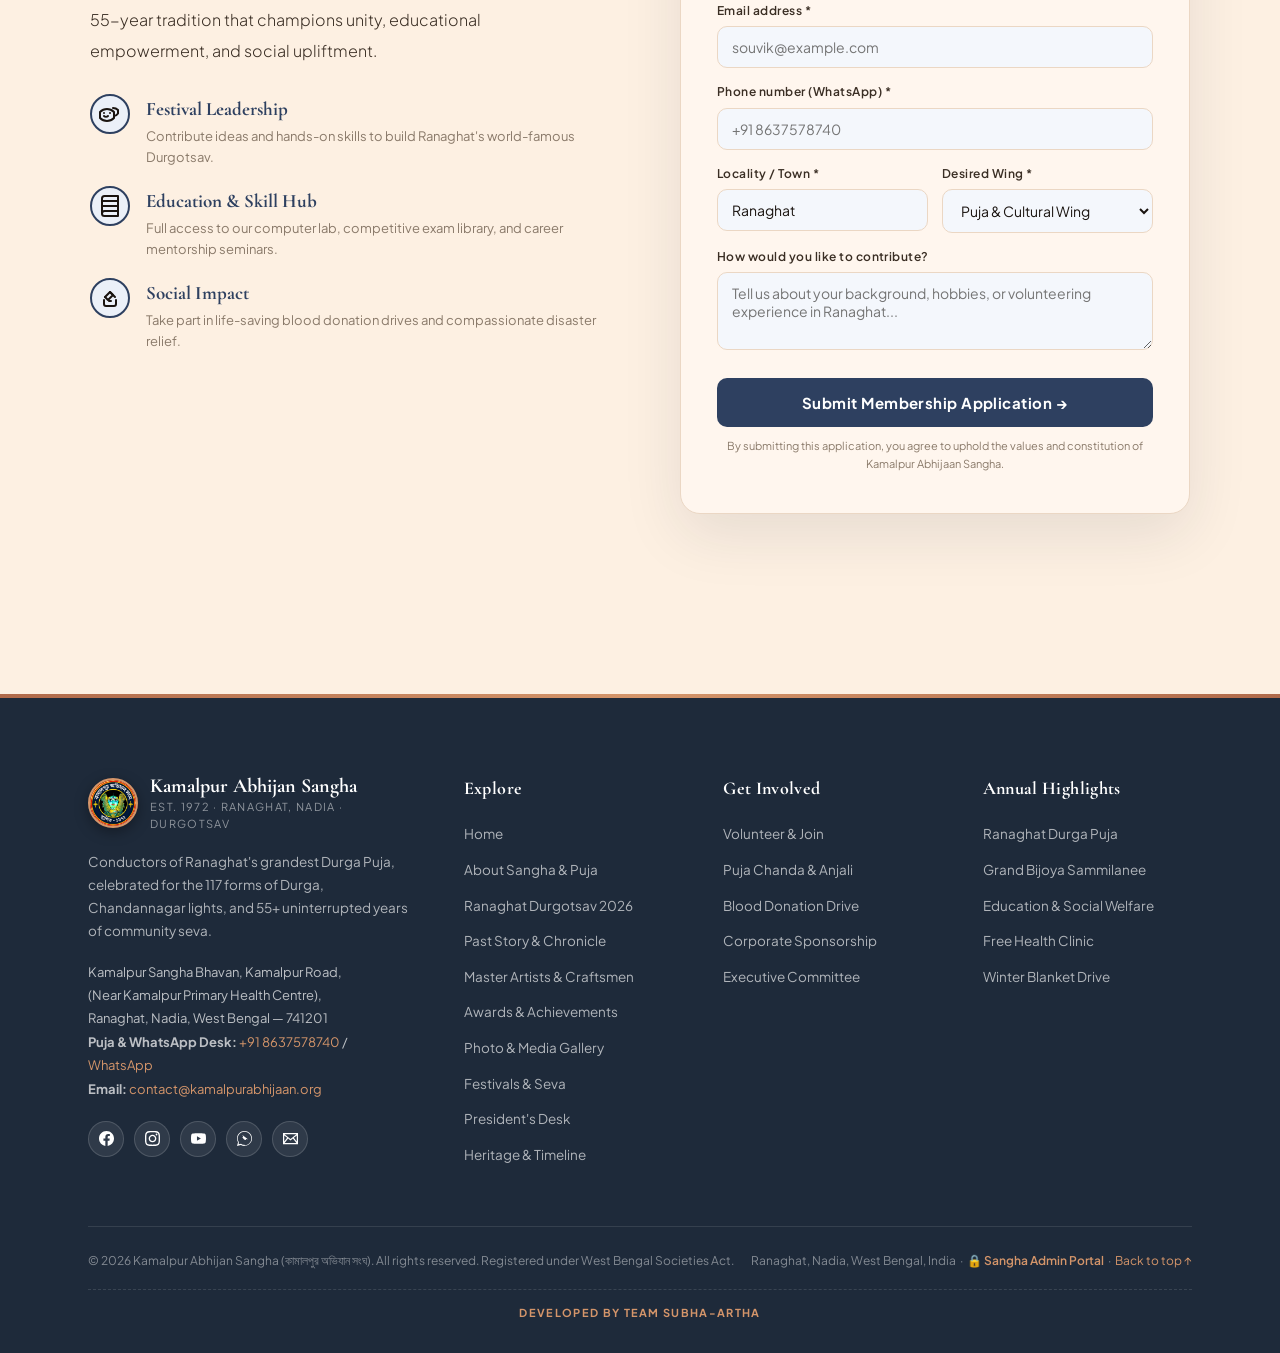
<file: join.html>
<!DOCTYPE html>
<html lang="en">
<head>
  <meta charset="UTF-8">
  <meta name="viewport" content="width=device-width, initial-scale=1.0">
  <title>Join Sangha &amp; Volunteer — Kamalpur Abhijan Sangha | Ranaghat</title>
  <meta name="description" content="Become a member or festival volunteer of Kamalpur Abhijan Sangha in Ranaghat, Nadia. Join our Durga Puja committee, education wing, and community seva initiatives.">

  <!-- Google Fonts -->
  <link rel="preconnect" href="https://fonts.googleapis.com">
  <link rel="preconnect" href="https://fonts.gstatic.com" crossorigin>
  <link href="https://fonts.googleapis.com/css2?family=Cormorant+Garamond:ital,wght@0,400;0,600;0,700;0,900;1,400;1,700&family=Noto+Serif+Bengali:wght@400;600;700;800&family=Plus+Jakarta+Sans:wght@300;400;500;600;700;800&display=swap" rel="stylesheet">

  <link rel="stylesheet" href="styles.css?v=20261011-v1">
  <link rel="icon" type="image/png" href="assets/logo.png?v=20261029-logo">
</head>
<body>

  <!-- Announcement Bar (Top Area Above Nav) -->
  <div class="announce-bar">
    <span class="announce-theme-tag"><span>🪔</span> শারদোৎসব ২০২৬ থিম</span>
    <span class="announce-theme-text">&ldquo;গর্ভগুহার অন্তরালে আদিশক্তির অনন্ত রূপ&rdquo;</span>
    <span class="announce-divider">·</span>
    <span><strong>Kamalpur Abhijan Sangha</strong></span>
    <span class="announce-divider">·</span>
    <a href="#application-form">Join Sharodotsav 2026 Team &rarr;</a>
  </div>

  <!-- Navigation -->
  <nav id="nav">
    <a href="index.html" class="nav-brand">
      <div class="nav-logo">
        <img src="assets/logo.png?v=20261029-logo" alt="Kamalpur Abhijan Sangha Logo" width="50" height="50">
      </div>
      <div class="nav-brand-text">
        <span class="nav-name">Kamalpur Abhijan Sangha</span>
        <span class="nav-est">Est. 1972 · Ranaghat<span class="nav-est-extra">, Nadia · Organizers of Durgotsav</span></span>
      </div>
    </a>

    <button class="menu-btn" id="menuBtn" type="button" aria-label="Open navigation menu" aria-expanded="false" aria-controls="navLinks">☰</button>

    <ul class="nav-links" id="navLinks">
      <li><a href="index.html" class="nav-link">Home</a></li>
      <li><a href="about.html" class="nav-link">About Us</a></li>
      <li><a href="durgotsav.html" class="nav-link">Durgotsav</a></li>
      <li><a href="story.html" class="nav-link">Past Story</a></li>
      <li><a href="artists.html" class="nav-link">Artists</a></li>
      <li><a href="gallery.html" class="nav-link">Gallery</a></li>
      <li><a href="events.html" class="nav-link">Events</a></li>
      <li><a href="partners.html" class="nav-link">Partners</a></li>
      <li><a href="awards.html" class="nav-link">Awards</a></li>
      <li><a href="donate.html" class="nav-link">Donate</a></li>
      <li><a href="join.html" class="nav-cta active" style="background:var(--gold); color:white;">Join Sangha</a></li>
    </ul>
  </nav>

  <!-- Subpage Hero -->
  <header class="subpage-hero">
    <div class="container">
      <div class="subpage-hero-inner">
        <div class="hero-eyebrow">
          <span class="hero-pill">Membership</span>
          <span class="hero-eyebrow-txt">Enroll in Kamalpur Abhijaan Sangha</span>
        </div>
        <h1 class="subpage-title">Become a Part of the<br><em>Abhijaan Sangha</em> Family</h1>
        <p class="subpage-subtitle">
          Join over 5,000 members and families who take pride in shaping Ranaghat’s cultural heritage, youth educational empowerment, and compassionate community service.
        </p>
      </div>
    </div>
  </header>

  <!-- Main Content -->
  <main class="page-content-wrap">
    <div class="container">
      <!-- Section 1: Membership Tiers -->
      <div class="reveal" style="margin-bottom: 90px;">
        <div class="eyebrow">Membership Categories</div>
        <h2 class="sh2">Choose your <em>membership level</em></h2>
        <p style="font-family:var(--sans); font-size:15px; color:var(--text-3); margin-top:8px;">
          Designed to encourage youth, families, and lifelong community patrons.
        </p>

        <div class="tiers-grid">
          <!-- Student / Youth -->
          <div class="tier-card">
            <div class="tier-name">Student &amp; Youth</div>
            <div class="tier-price">₹100 <span>/ year</span></div>
            <ul class="tier-features">
              <li>Free access to Netaji Youth Library &amp; Reading Room</li>
              <li>Free enrollment in Spoken English &amp; AI Coaching Classes</li>
              <li>Free entry into all annual sit-and-draw art contests</li>
              <li>Volunteer certification for college applications</li>
              <li>Access to quarterly career placement &amp; job hubs</li>
            </ul>
            <a href="#application-form" class="hero-btn ghost" style="color:var(--eg); border-color:var(--eg); text-align:center; justify-content:center;">Apply as Student</a>
          </div>

          <!-- General Member -->
          <div class="tier-card featured">
            <div class="tier-badge">RECOMMENDED</div>
            <div class="tier-name">Active General Member</div>
            <div class="tier-price">₹500 <span>/ year</span></div>
            <ul class="tier-features">
              <li>Full democratic voting rights in AGM elections</li>
              <li>Active participation in Festival Planning Sub-Committees</li>
              <li>Complimentary Sharodotsav VIP Pushpanjali Pass</li>
              <li>Priority access to Sangha Community Bhavan for family events</li>
              <li>Official Sangha Member Identity Badge &amp; Lapel Pin</li>
            </ul>
            <a href="#application-form" class="hero-btn primary" style="text-align:center; justify-content:center;">Apply as Member</a>
          </div>

          <!-- Life Member / Patron -->
          <div class="tier-card">
            <div class="tier-name">Life Patron Member</div>
            <div class="tier-price">₹5,000 <span>/ lifetime</span></div>
            <ul class="tier-features">
              <li>Lifetime member enrollment without annual renewal fees</li>
              <li>Permanent inscription on the Sangha Bhavan Roll of Patrons</li>
              <li>All-access VIP Festival Passes &amp; Reserved Lounge Seating</li>
              <li>Special invitation to all ceremonial executive banquets</li>
              <li>Advisory voting rights on major capital projects</li>
            </ul>
            <a href="#application-form" class="hero-btn ghost" style="color:var(--eg); border-color:var(--eg); text-align:center; justify-content:center;">Apply as Life Patron</a>
          </div>
        </div>
      </div>

      <!-- Section 2: Application Form -->
      <div id="application-form" class="join-grid" style="margin-bottom: 90px;">
        <div class="join-copy reveal">
          <div class="eyebrow">Membership Privileges</div>
          <h2 class="sh2">Why belong to <em>Kamalpur</em>?</h2>
          <p class="join-desc">
            Kamalpur Abhijaan Sangha is more than an organization &mdash; it is a lifetime bond. When you join our Sangha, you become part of a 55-year tradition that champions unity, educational empowerment, and social upliftment.
          </p>

          <div class="perks-list">
            <div class="perk-item">
              <div class="perk-icon-wrap"><svg class="kas-icon" width="24" height="24" viewBox="0 0 24 24" fill="none" stroke="currentColor" stroke-width="2" stroke-linecap="round" stroke-linejoin="round" aria-hidden="true"><path d="M2 10s3-3 7-3 7 3 7 3v6s-3 3-7 3-7-3-7-3v-6Z"/><circle cx="6" cy="11" r="1" class="kas-icon solid"/><circle cx="12" cy="11" r="1" class="kas-icon solid"/><path d="M6 14c1 1 3 1 4 0"/><path d="M16 14c1.5 0 3-1 4-2.5V8s-2-2-5-2"/></svg></div>
              <div>
                <div class="perk-title">Festival Leadership</div>
                <div class="perk-desc">Contribute ideas and hands-on skills to build Ranaghat's world-famous Durgotsav.</div>
              </div>
            </div>

            <div class="perk-item">
              <div class="perk-icon-wrap"><svg class="kas-icon" width="24" height="24" viewBox="0 0 24 24" fill="none" stroke="currentColor" stroke-width="2" stroke-linecap="round" stroke-linejoin="round" aria-hidden="true"><path d="M4 19.5A2.5 2.5 0 0 1 6.5 17H20"/><path d="M6.5 2H20v20H6.5A2.5 2.5 0 0 1 4 19.5v-15A2.5 2.5 0 0 1 6.5 2z"/><path d="M4 7h16"/><path d="M4 12h16"/></svg></div>
              <div>
                <div class="perk-title">Education &amp; Skill Hub</div>
                <div class="perk-desc">Full access to our computer lab, competitive exam library, and career mentorship seminars.</div>
              </div>
            </div>

            <div class="perk-item">
              <div class="perk-icon-wrap"><svg class="kas-icon" width="24" height="24" viewBox="0 0 24 24" fill="none" stroke="currentColor" stroke-width="2" stroke-linecap="round" stroke-linejoin="round" aria-hidden="true"><path d="M11 15h2"/><path d="m7 11 5-5 5 5"/><path d="m12 6 3 3-5 5-3-3"/><path d="M18 14v4a2 2 0 0 1-2 2H8a2 2 0 0 1-2-2v-4"/></svg></div>
              <div>
                <div class="perk-title">Social Impact</div>
                <div class="perk-desc">Take part in life-saving blood donation drives and compassionate disaster relief.</div>
              </div>
            </div>
          </div>
        </div>

        <!-- Right Side: Interactive Form -->
        <div class="join-card reveal rd2">
          <div class="form-title">Membership Application</div>
          <div class="form-subtitle">Complete your details &mdash; our secretariat will reach out within 48 hours.</div>

          <form id="membership-form" onsubmit="handleMembershipSubmit(event)">
            <div class="join-two-col">
              <div>
                <label class="form-lbl" for="mFirstName">First name *</label>
                <input type="text" id="mFirstName" name="firstName" required placeholder="Souvik" class="form-input">
              </div>
              <div>
                <label class="form-lbl" for="mLastName">Last name *</label>
                <input type="text" id="mLastName" name="lastName" required placeholder="Banerjee" class="form-input">
              </div>
            </div>

            <div class="form-group">
              <label class="form-lbl" for="mEmail">Email address *</label>
              <input type="email" id="mEmail" name="email" required placeholder="souvik@example.com" class="form-input">
            </div>

            <div class="form-group">
              <label class="form-lbl" for="mPhone">Phone number (WhatsApp) *</label>
              <input type="tel" id="mPhone" name="phone" required placeholder="+91 8637578740" class="form-input">
            </div>

            <div class="join-two-col">
              <div>
                <label class="form-lbl" for="mCity">Locality / Town *</label>
                <input type="text" id="mCity" name="city" required value="Ranaghat" class="form-input">
              </div>
              <div>
                <label class="form-lbl" for="mInterest">Desired Wing *</label>
                <select id="mInterest" name="interest" class="form-select">
                  <option value="cultural">Puja &amp; Cultural Wing</option>
                  <option value="education">Education &amp; Career Hub Wing</option>
                  <option value="welfare">Community Seva &amp; Health Wing</option>
                  <option value="youth">Youth &amp; Student Wing</option>
                  <option value="patron">Life Patron / Supporter</option>
                </select>
              </div>
            </div>

            <div class="form-group">
              <label class="form-lbl" for="mMessage">How would you like to contribute?</label>
              <textarea id="mMessage" name="message" rows="3" placeholder="Tell us about your background, hobbies, or volunteering experience in Ranaghat..." class="form-textarea"></textarea>
            </div>

            <button type="submit" class="form-btn">
              Submit Membership Application &rarr;
            </button>

            <p class="form-disclaimer">
              By submitting this application, you agree to uphold the values and constitution of Kamalpur Abhijaan Sangha.
            </p>
          </form>

          <!-- Success State -->
          <div id="join-success" class="join-success-box" style="display:none;">
            <div class="success-icon"><svg class="kas-icon" width="20" height="20" viewBox="0 0 24 24" fill="none" stroke="currentColor" stroke-width="2" stroke-linecap="round" stroke-linejoin="round" aria-hidden="true"><path d="m4 20 4-12 12-4-4 12-12 4z"/><path d="M13 13l6 6"/><path d="M19 13l2 2"/><path d="M13 19l2 2"/></svg></div>
            <div class="success-heading">Application Received!</div>
            <div class="success-text">
              Welcome to the Kamalpur Abhijaan Sangha fraternity!<br>
              Our General Secretary will contact you within 48 hours with verification details and your official Sangha Member ID.
            </div>
            <button type="button" class="btn-reset-form" onclick="resetMembershipForm()">Submit Another &rarr;</button>
          </div>
        </div>
      </div>
    </div>
  </main>

  <!-- Footer -->
  <footer id="contact">
    <div class="footer-stripe"></div>
    <div class="container">
      <div class="footer-grid">
        <div>
          <div class="footer-logo">
            <div class="footer-logo-img">
              <img src="assets/logo.png?v=20261029-logo" alt="Kamalpur Abhijan Sangha Logo" width="50" height="50">
            </div>
            <div>
              <div class="footer-brandname">Kamalpur Abhijan Sangha</div>
              <div class="footer-est">Est. 1972 · Ranaghat, Nadia · Durgotsav</div>
            </div>
          </div>
          <p class="footer-tagline">
            Conductors of Ranaghat's grandest Durga Puja, celebrated for the 117 forms of Durga, Chandannagar lights, and 55+ uninterrupted years of community seva.
          </p>
          <address class="footer-addr">
            Kamalpur Sangha Bhavan, Kamalpur Road,<br>
            (Near Kamalpur Primary Health Centre),<br>
            Ranaghat, Nadia, West Bengal &mdash; 741201<br>
            <strong>Puja &amp; WhatsApp Desk:</strong> <a href="tel:+918637578740">+91 8637578740</a> / <a href="https://wa.me/918637578740" target="_blank" rel="noopener noreferrer">WhatsApp</a><br>
            <strong>Email:</strong> <a href="mailto:contact@kamalpurabhijaan.org">contact@kamalpurabhijaan.org</a>
          </address>
          <div class="footer-social">
            <a href="https://www.facebook.com/share/p/1DXQaoAbwq/" class="social-btn" target="_blank" rel="noopener noreferrer" aria-label="Official Facebook Page" title="Official Facebook">
              <svg width="15" height="15" viewBox="0 0 24 24" fill="currentColor" aria-hidden="true"><path d="M24 12.073c0-6.627-5.373-12-12-12s-12 5.373-12 12c0 5.99 4.388 10.954 10.125 11.854v-8.385H7.078v-3.47h3.047V9.43c0-3.007 1.792-4.669 4.533-4.669 1.312 0 2.686.235 2.686.235v2.953H15.83c-1.491 0-1.956.925-1.956 1.874v2.25h3.328l-.532 3.47h-2.796v8.385C19.612 23.027 24 18.062 24 12.073z"/></svg>
            </a>
            <a href="https://www.instagram.com/kamalpurabhijanshangha?stkn=MXBlMnAyNTJsNTBxaA==" class="social-btn" target="_blank" rel="noopener noreferrer" aria-label="Official Instagram" title="Official Instagram">
              <svg width="15" height="15" viewBox="0 0 24 24" fill="currentColor" aria-hidden="true"><path d="M12 2.163c3.204 0 3.584.012 4.85.07 3.252.148 4.771 1.691 4.919 4.919.058 1.265.069 1.645.069 4.849 0 3.205-.012 3.584-.069 4.849-.149 3.225-1.664 4.771-4.919 4.919-1.266.058-1.644.07-4.85.07-3.204 0-3.584-.012-4.849-.07-3.26-.149-4.771-1.699-4.919-4.92-.058-1.265-.07-1.644-.07-4.849 0-3.204.013-3.583.07-4.849.149-3.227 1.664-4.771 4.919-4.919 1.266-.057 1.645-.069 4.849-.069zm0-2.163c-3.259 0-3.667.014-4.947.072-4.358.2-6.78 2.618-6.98 6.98-.059 1.281-.073 1.689-.073 4.948 0 3.259.014 3.668.072 4.948.2 4.358 2.618 6.78 6.98 6.98 1.281.058 1.689.072 4.948.072 3.259 0 3.668-.014 4.948-.072 4.354-.2 6.782-2.618 6.979-6.98.059-1.28.073-1.689.073-4.948 0-3.259-.014-3.667-.072-4.947-.196-4.354-2.617-6.78-6.979-6.98-1.281-.059-1.69-.073-4.949-.073zm0 5.838c-3.403 0-6.162 2.759-6.162 6.162s2.759 6.163 6.162 6.163 6.162-2.759 6.162-6.163c0-3.403-2.759-6.162-6.162-6.162zm0 10.162c-2.209 0-4-1.79-4-4 0-2.209 1.791-4 4-4s4 1.791 4 4c0 2.21-1.791 4-4 4zm6.406-11.845c-.796 0-1.441.645-1.441 1.44s.645 1.44 1.441 1.44c.795 0 1.439-.645 1.439-1.44s-.644-1.44-1.439-1.44z"/></svg>
            </a>
            <a href="https://youtube.com/@kamalpurabhijansangha?si=CEZETjkV42fUC0kX" class="social-btn" target="_blank" rel="noopener noreferrer" aria-label="Official YouTube Channel" title="Official YouTube">
              <svg width="15" height="15" viewBox="0 0 24 24" fill="currentColor" aria-hidden="true"><path d="M23.498 6.186a3.016 3.016 0 0 0-2.122-2.136C19.505 3.545 12 3.545 12 3.545s-7.505 0-9.377.505A3.017 3.017 0 0 0 .502 6.186C0 8.07 0 12 0 12s0 3.93.502 5.814a3.016 3.016 0 0 0 2.122 2.136c1.871.505 9.376.505 9.376.505s7.505 0 9.377-.505a3.015 3.015 0 0 0 2.122-2.136C24 15.93 24 12 24 12s0-3.93-.502-5.814zM9.545 15.568V8.432L15.818 12l-6.273 3.568z"/></svg>
            </a>
            <a href="https://wa.me/918637578740" class="social-btn" target="_blank" rel="noopener noreferrer" aria-label="WhatsApp Helpline Desk" title="WhatsApp Helpline">
              <svg width="15" height="15" viewBox="0 0 24 24" fill="currentColor" aria-hidden="true"><path d="M12.031 0C5.397 0 .016 5.381.016 12.016c0 2.12.553 4.192 1.605 6.012L0 24l6.166-1.619a11.968 11.968 0 0 0 5.865 1.53c6.634 0 12.016-5.381 12.016-12.016S18.665 0 12.031 0zm0 21.996a9.972 9.972 0 0 1-5.086-1.39l-.365-.217-3.774.99.1-3.678-.238-.379a9.97 9.97 0 0 1-1.53-5.306C1.138 6.02 6.023 1.138 12.031 1.138s10.893 4.882 10.893 10.878-4.885 10.98-10.893 10.98zm5.973-8.232c-.328-.164-1.94-.957-2.24-1.066-.3-.11-.52-.164-.739.164-.219.328-.848 1.066-1.04 1.284-.191.219-.383.246-.711.082-.328-.164-1.385-.51-2.637-1.627-.975-.87-1.633-1.945-1.824-2.273-.191-.328-.02-.505.143-.668.147-.146.328-.383.492-.574.164-.191.219-.328.328-.547.11-.219.055-.41-.027-.574-.082-.164-.739-1.78-.1.013-2.438-.266-.639-.537-.552-.739-.562-.191-.01-.41-.01-.629-.01s-.574.082-.875.41c-.3.328-1.148 1.121-1.148 2.734s1.176 3.172 1.34 3.391c.164.219 2.313 3.531 5.602 4.953.782.338 1.393.54 1.87.692.787.25 1.503.214 2.069.13.631-.094 1.94-.793 2.213-1.558.273-.765.273-1.421.191-1.558-.082-.137-.3-.219-.628-.383z"/></svg>
            </a>
            <a href="mailto:contact@kamalpurabhijaan.org" class="social-btn" aria-label="Official Email Desk" title="Email Desk">
              <svg width="15" height="15" viewBox="0 0 24 24" fill="currentColor" aria-hidden="true"><path d="M0 3v18h24v-18h-24zm6.623 7.929l-4.623 5.712v-9.458l4.623 3.746zm-4.141-5.929h19.035l-9.517 7.713-9.518-7.713zm5.694 7.188l3.824 3.099 3.83-3.104 5.612 6.817h-18.779l5.513-6.812zm9.208-1.259l4.616-3.741v9.448l-4.616-5.707z"/></svg>
            </a>
          </div>
        </div>

        <div>
          <div class="footer-col-title">Explore</div>
          <ul class="footer-menu">
            <li><a href="index.html">Home</a></li>
            <li><a href="about.html">About Sangha &amp; Puja</a></li>
            <li><a href="durgotsav.html">Ranaghat Durgotsav 2026</a></li>
            <li><a href="story.html">Past Story &amp; Chronicle</a></li>
            <li><a href="artists.html">Master Artists &amp; Craftsmen</a></li>
            <li><a href="awards.html">Awards &amp; Achievements</a></li>
            <li><a href="gallery.html">Photo &amp; Media Gallery</a></li>
            <li><a href="events.html">Festivals &amp; Seva</a></li>
            <li><a href="president.html">President's Desk</a></li>
            <li><a href="heritage.html">Heritage &amp; Timeline</a></li>
          </ul>
        </div>

        <div>
          <div class="footer-col-title">Get Involved</div>
          <ul class="footer-menu">
            <li><a href="join.html">Volunteer &amp; Join</a></li>
            <li><a href="donate.html">Puja Chanda &amp; Anjali</a></li>
            <li><a href="events.html">Blood Donation Drive</a></li>
            <li><a href="partners.html">Corporate Sponsorship</a></li>
            <li><a href="about.html">Executive Committee</a></li>
          </ul>
        </div>

        <div>
          <div class="footer-col-title">Annual Highlights</div>
          <ul class="footer-menu">
            <li><a href="durgotsav.html">Ranaghat Durga Puja</a></li>
            <li><a href="events.html">Grand Bijoya Sammilanee</a></li>
            <li><a href="events.html">Education &amp; Social Welfare</a></li>
            <li><a href="events.html">Free Health Clinic</a></li>
            <li><a href="events.html">Winter Blanket Drive</a></li>
          </ul>
        </div>
      </div>

      <div class="footer-bottom">
        <div class="footer-copy">
          &copy; 2026 Kamalpur Abhijan Sangha (কামালপুর অভিযান সংঘ). All rights reserved. Registered under West Bengal Societies Act.
        </div>
        <div class="footer-copy">
          Ranaghat, Nadia, West Bengal, India &nbsp;·&nbsp;
          <a href="admin.html" class="footer-admin-link">🔒 Sangha Admin Portal</a> &nbsp;·&nbsp;
          <a href="#">Back to top &uarr;</a>
        </div>
        <div class="footer-developer-credit" style="width:100%; text-align:center; font-size:11px; font-weight:700; letter-spacing:0.12em; text-transform:uppercase; color:var(--gold-bright, #F59E0B); padding-top:14px; margin-top:6px; border-top:1px dashed rgba(255,255,255,0.12);">
          DEVELOPED BY TEAM SUBHA-ARTHA
        </div>
      </div>
    </div>
  </footer>

  <script src="script.js?v=20261012-clean-v1"></script>
</body>
</html>
</file>
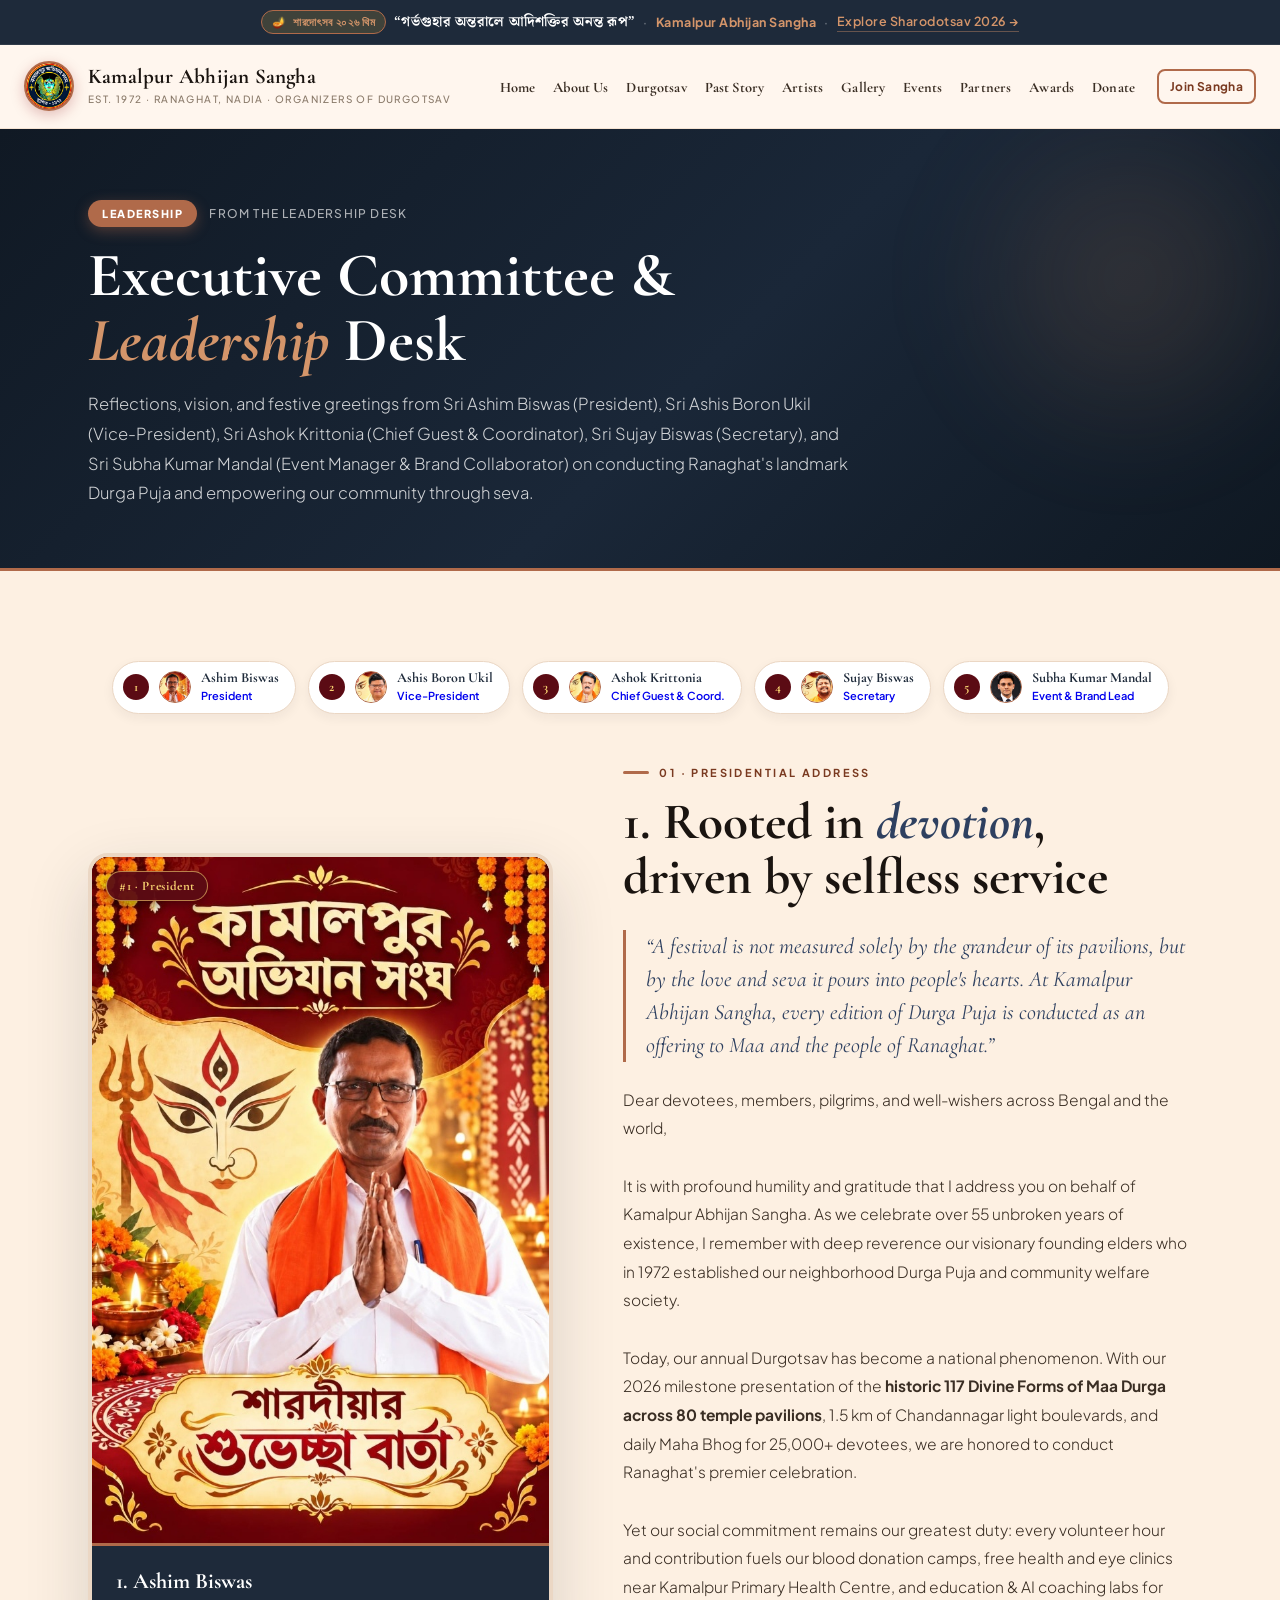
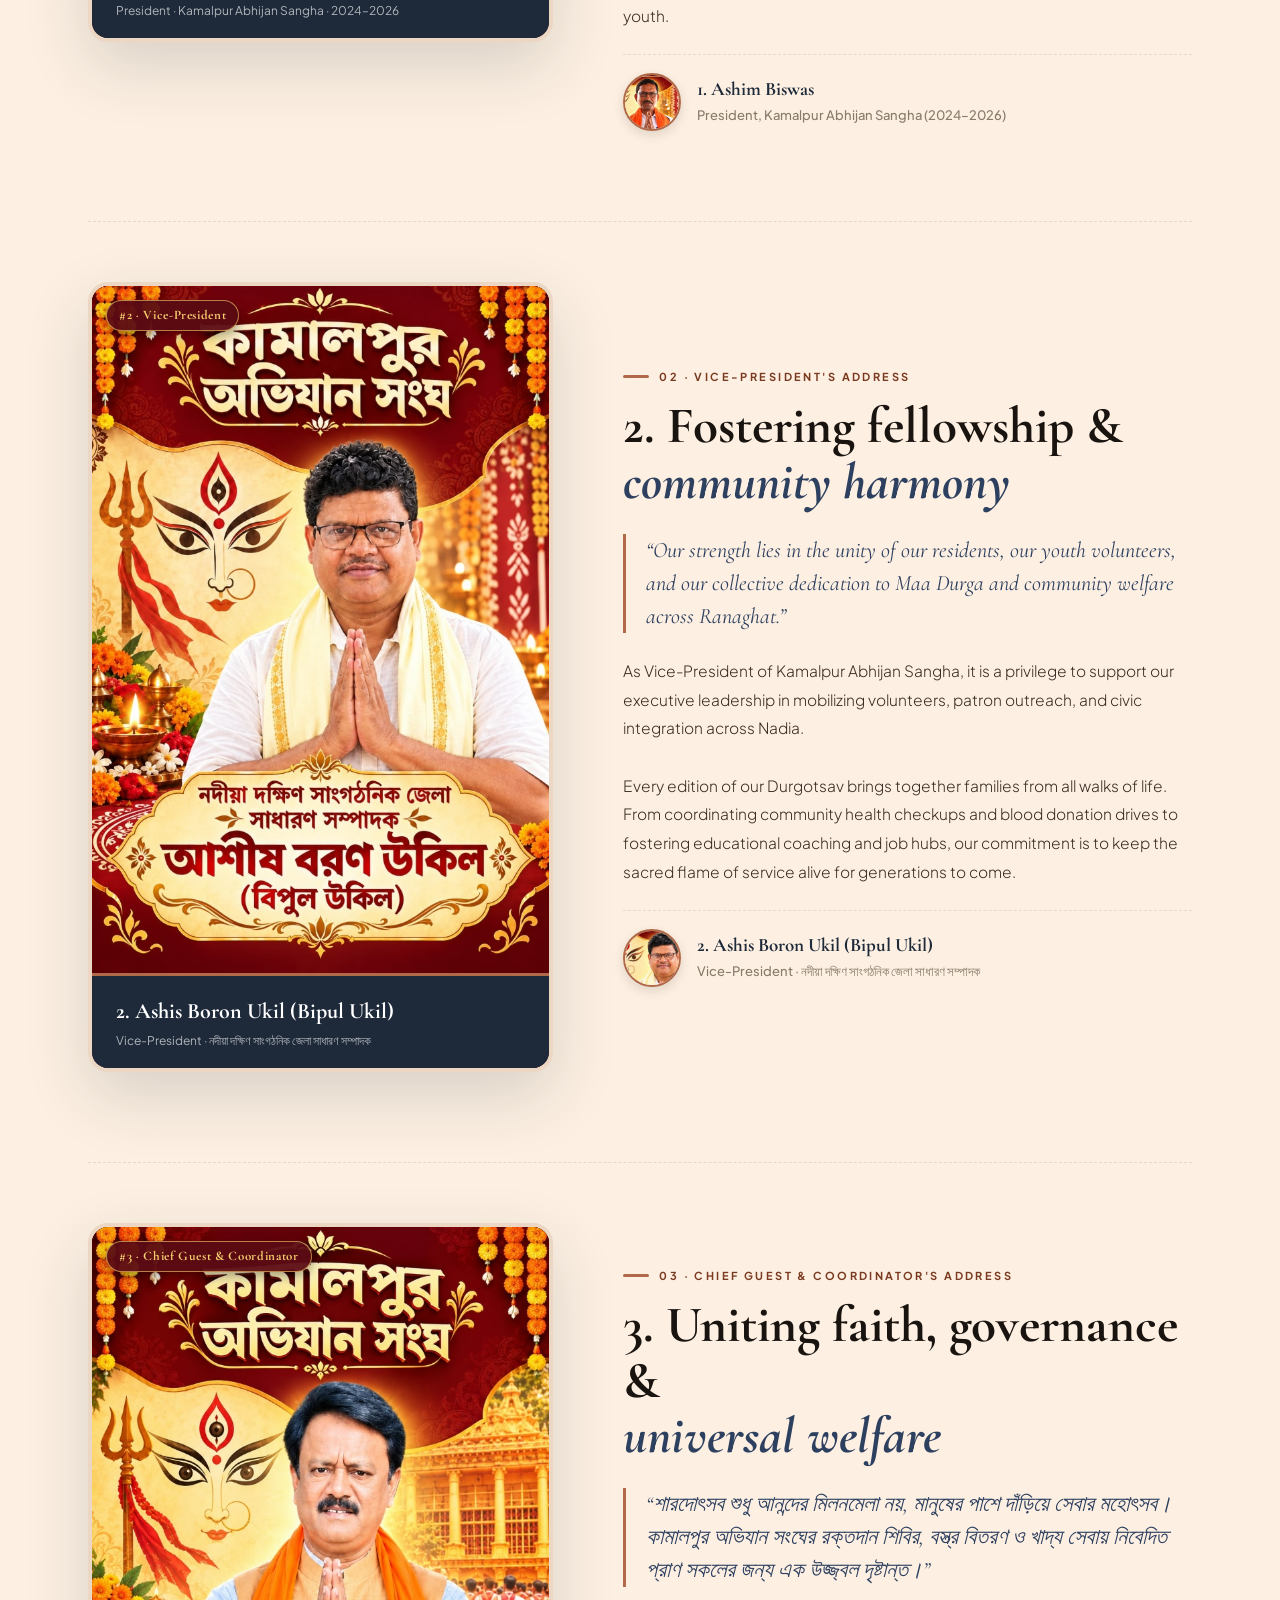
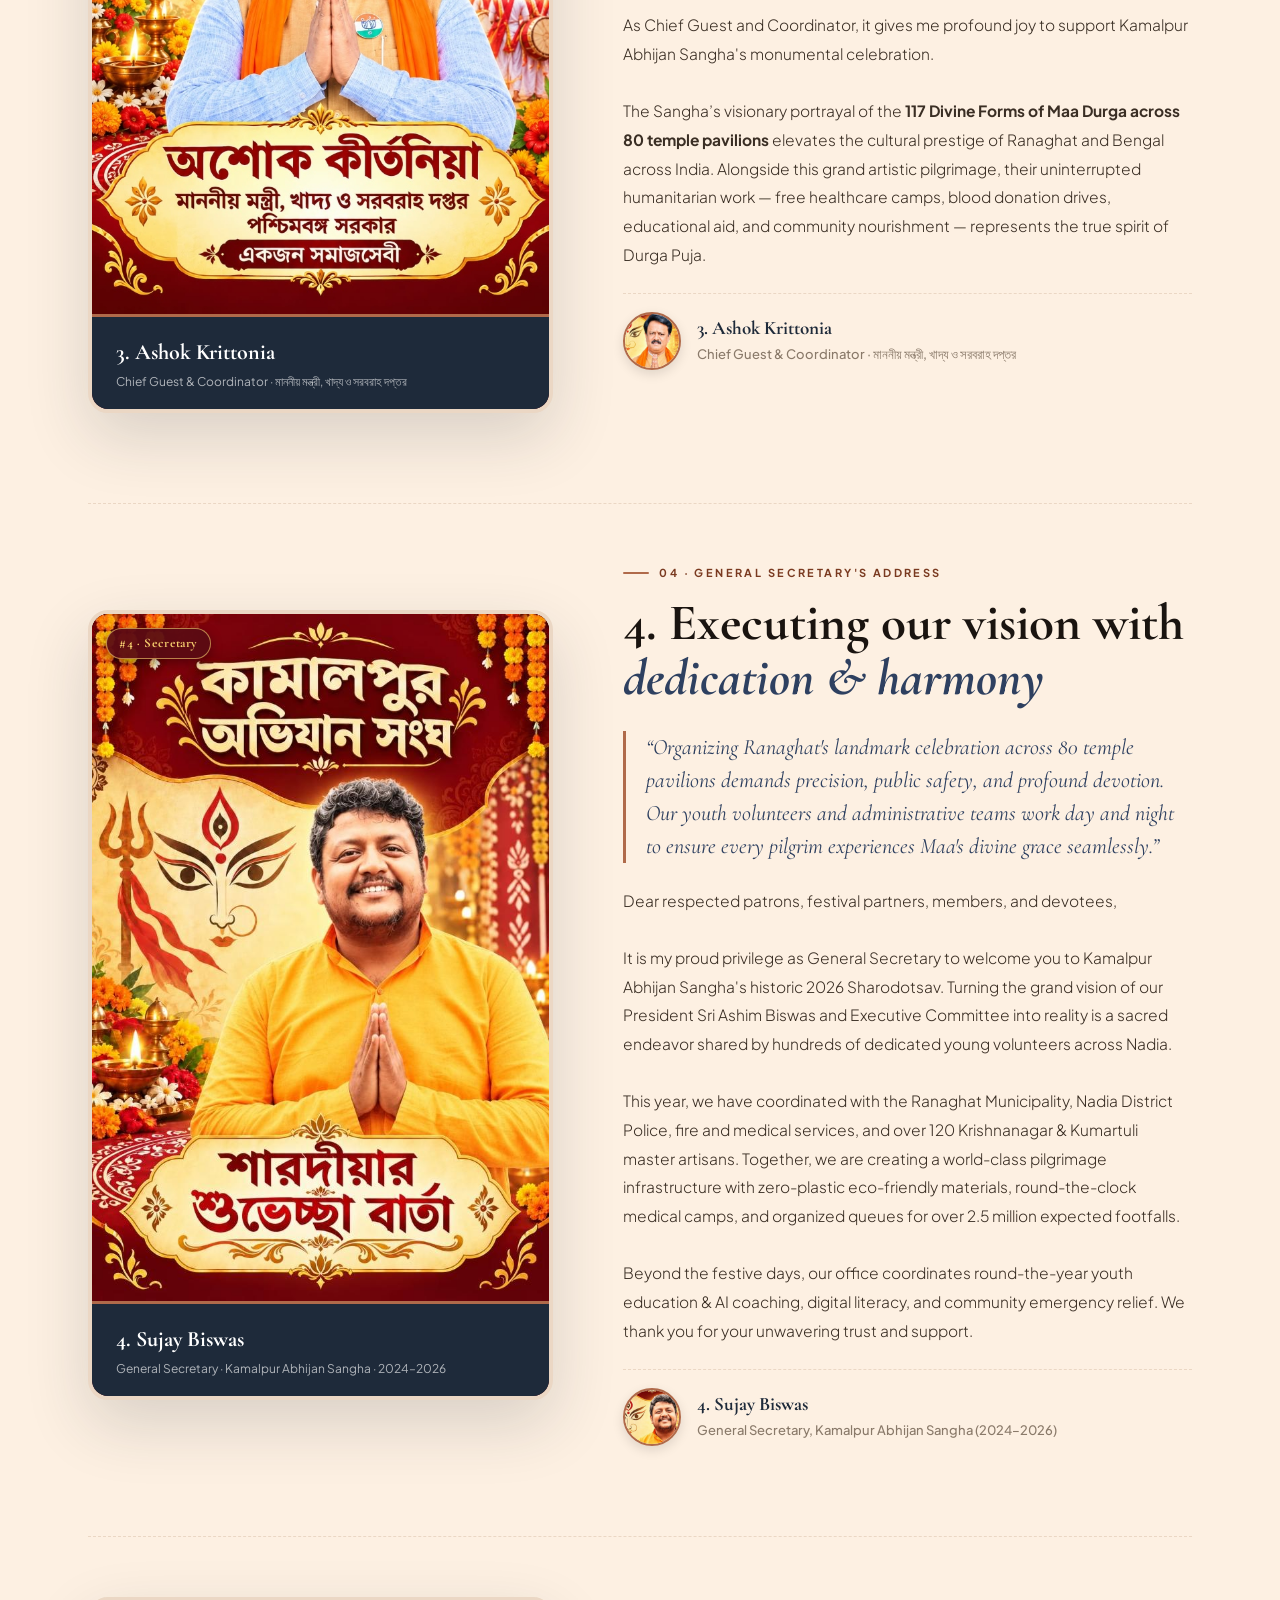
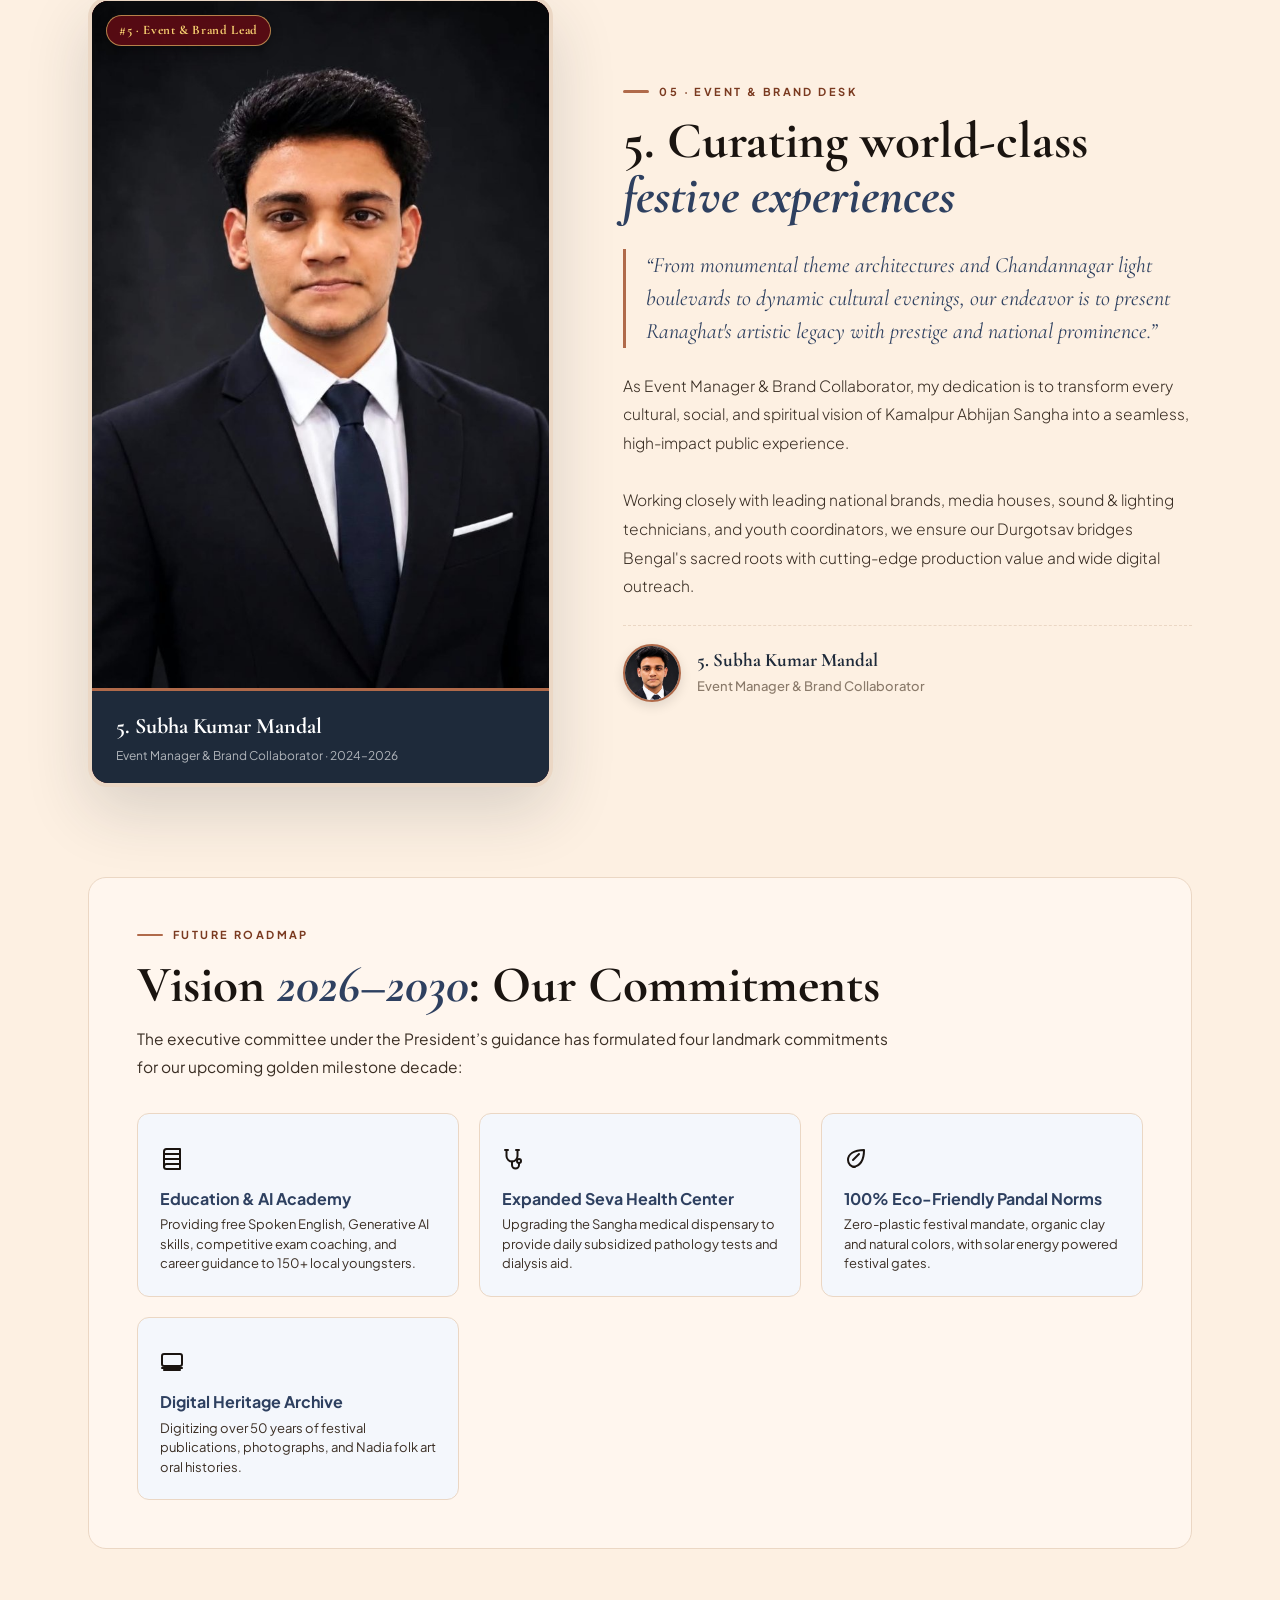
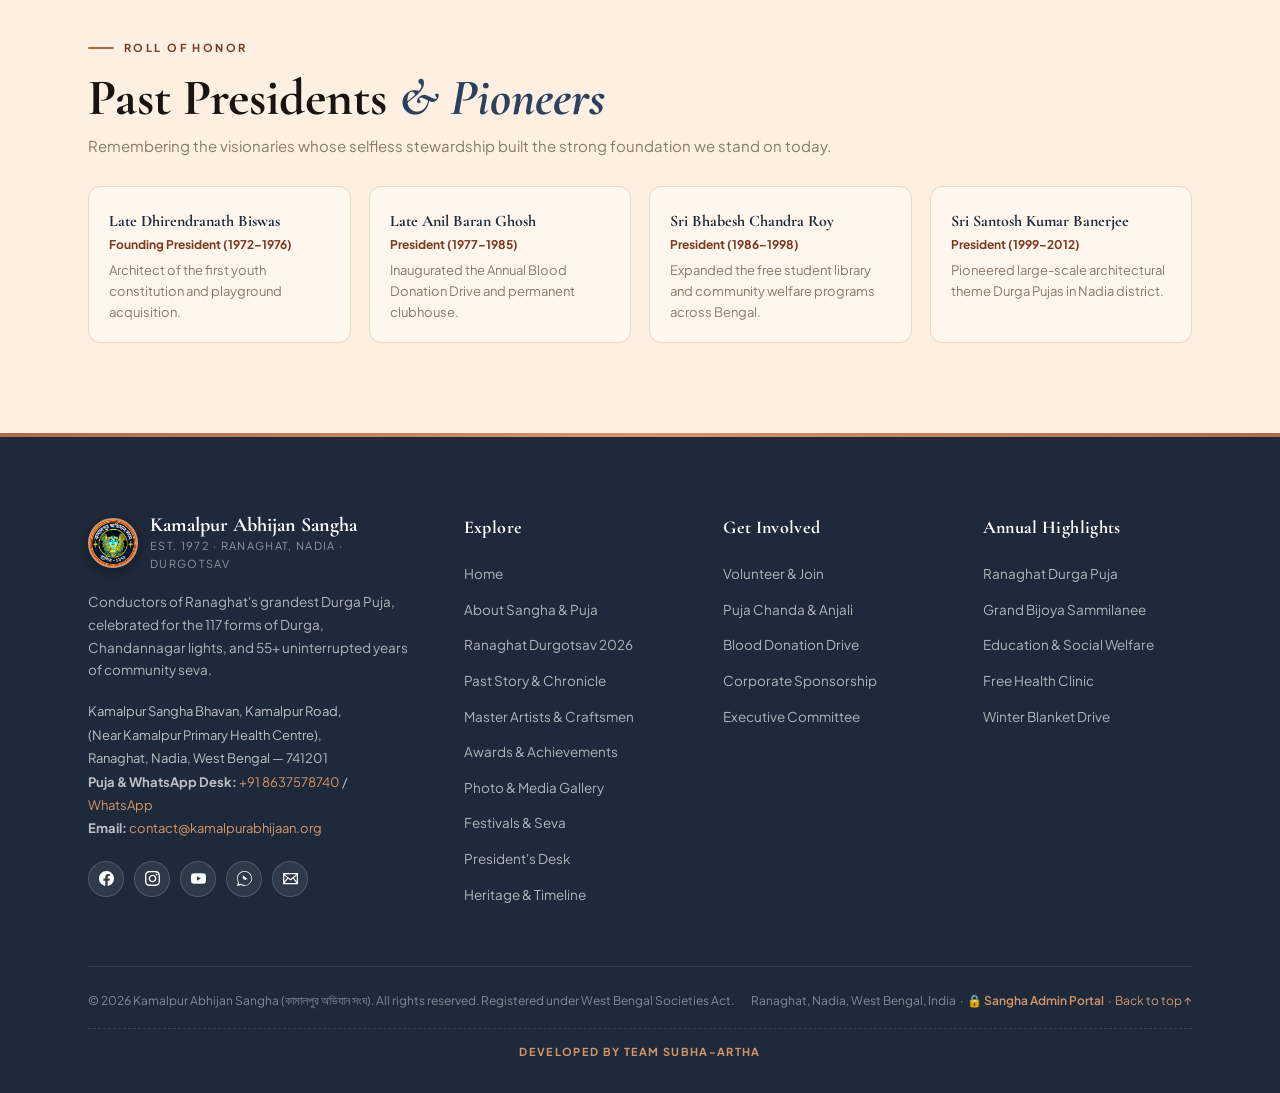
<file: president.html>
<!DOCTYPE html>
<html lang="en">
<head>
  <meta charset="UTF-8">
  <meta name="viewport" content="width=device-width, initial-scale=1.0">
  <title>Leadership Desk — Kamalpur Abhijan Sangha | Ranaghat Durgotsav</title>
  <meta name="description" content="Official addresses from President Sri Sujay Biswas and General Secretary Sri Ashim Biswas of Kamalpur Abhijan Sangha on conducting Ranaghat's grandest Durgotsav and year-round community seva.">

  <!-- Google Fonts -->
  <link rel="preconnect" href="https://fonts.googleapis.com">
  <link rel="preconnect" href="https://fonts.gstatic.com" crossorigin>
  <link href="https://fonts.googleapis.com/css2?family=Cormorant+Garamond:ital,wght@0,400;0,600;0,700;0,900;1,400;1,700&family=Noto+Serif+Bengali:wght@400;600;700;800&family=Plus+Jakarta+Sans:wght@300;400;500;600;700;800&display=swap" rel="stylesheet">

  <link rel="stylesheet" href="styles.css?v=20261011-v1">
  <link rel="icon" type="image/png" href="assets/logo.png?v=20261029-logo">
</head>
<body>

  <!-- Announcement Bar (Top Area Above Nav) -->
  <div class="announce-bar">
    <span class="announce-theme-tag"><span>🪔</span> শারদোৎসব ২০২৬ থিম</span>
    <span class="announce-theme-text">&ldquo;গর্ভগুহার অন্তরালে আদিশক্তির অনন্ত রূপ&rdquo;</span>
    <span class="announce-divider">·</span>
    <span><strong>Kamalpur Abhijan Sangha</strong></span>
    <span class="announce-divider">·</span>
    <a href="durgotsav.html">Explore Sharodotsav 2026 &rarr;</a>
  </div>

  <!-- Navigation -->
  <nav id="nav">
    <a href="index.html" class="nav-brand">
      <div class="nav-logo">
        <img src="assets/logo.png?v=20261029-logo" alt="Kamalpur Abhijan Sangha Logo" width="50" height="50">
      </div>
      <div class="nav-brand-text">
        <span class="nav-name">Kamalpur Abhijan Sangha</span>
        <span class="nav-est">Est. 1972 · Ranaghat<span class="nav-est-extra">, Nadia · Organizers of Durgotsav</span></span>
      </div>
    </a>

    <button class="menu-btn" id="menuBtn" type="button" aria-label="Open navigation menu" aria-expanded="false" aria-controls="navLinks">☰</button>

    <ul class="nav-links" id="navLinks">
      <li><a href="index.html" class="nav-link">Home</a></li>
      <li><a href="about.html" class="nav-link">About Us</a></li>
      <li><a href="durgotsav.html" class="nav-link">Durgotsav</a></li>
      <li><a href="story.html" class="nav-link">Past Story</a></li>
      <li><a href="artists.html" class="nav-link">Artists</a></li>
      <li><a href="gallery.html" class="nav-link">Gallery</a></li>
      <li><a href="events.html" class="nav-link">Events</a></li>
      <li><a href="partners.html" class="nav-link">Partners</a></li>
      <li><a href="awards.html" class="nav-link">Awards</a></li>
      <li><a href="donate.html" class="nav-link">Donate</a></li>
      <li><a href="join.html" class="nav-cta">Join Sangha</a></li>
    </ul>
  </nav>

  <!-- Subpage Hero -->
  <header class="subpage-hero">
    <div class="container">
      <div class="subpage-hero-inner">
        <div class="hero-eyebrow">
          <span class="hero-pill">Leadership</span>
          <span class="hero-eyebrow-txt">From the Leadership Desk</span>
        </div>
        <h1 class="subpage-title">Executive Committee &amp;<br><em>Leadership</em> Desk</h1>
        <p class="subpage-subtitle">
          Reflections, vision, and festive greetings from Sri Ashim Biswas (President), Sri Ashis Boron Ukil (Vice-President), Sri Ashok Krittonia (Chief Guest &amp; Coordinator), Sri Sujay Biswas (Secretary), and Sri Subha Kumar Mandal (Event Manager &amp; Brand Collaborator) on conducting Ranaghat's landmark Durga Puja and empowering our community through seva.
        </p>
      </div>
    </div>
  </header>

  <!-- Main Content -->
  <main class="page-content-wrap">
    <div class="container">
      <!-- 5-Leader Committee Navigation & Framing Strip -->
      <div class="reveal" style="display: flex; flex-wrap: wrap; justify-content: center; gap: 12px; margin: 0 auto 50px; max-width: 1100px;">
        <a href="#leader-1" style="display: flex; align-items: center; gap: 10px; background: #FFF; border: 1.5px solid var(--border); padding: 8px 16px 8px 10px; border-radius: 40px; text-decoration: none; box-shadow: 0 4px 12px rgba(30,42,58,0.06); transition: transform 0.2s ease, border-color 0.2s ease;">
          <span style="display: inline-flex; align-items: center; justify-content: center; width: 26px; height: 26px; border-radius: 50%; background: #5B0B14; color: #F7D070; font-family: var(--serif); font-size: 13px; font-weight: 700;">1</span>
          <img src="assets/president-avatar.jpg?v=20261028-swap" alt="Ashim Biswas" style="width: 32px; height: 32px; border-radius: 50%; object-fit: cover; border: 1.5px solid var(--gold);">
          <div style="text-align: left;">
            <div style="font-family: var(--serif); font-size: 14px; font-weight: 700; color: var(--eg-dark); line-height: 1.2;">Ashim Biswas</div>
            <div style="font-family: var(--sans); font-size: 11px; font-weight: 600; color: var(--crimson);">President</div>
          </div>
        </a>
        <a href="#leader-2" style="display: flex; align-items: center; gap: 10px; background: #FFF; border: 1.5px solid var(--border); padding: 8px 16px 8px 10px; border-radius: 40px; text-decoration: none; box-shadow: 0 4px 12px rgba(30,42,58,0.06); transition: transform 0.2s ease, border-color 0.2s ease;">
          <span style="display: inline-flex; align-items: center; justify-content: center; width: 26px; height: 26px; border-radius: 50%; background: #5B0B14; color: #F7D070; font-family: var(--serif); font-size: 13px; font-weight: 700;">2</span>
          <img src="assets/vice-president-avatar.jpg?v=20261028-real" alt="Ashis Boron Ukil" style="width: 32px; height: 32px; border-radius: 50%; object-fit: cover; border: 1.5px solid var(--gold);">
          <div style="text-align: left;">
            <div style="font-family: var(--serif); font-size: 14px; font-weight: 700; color: var(--eg-dark); line-height: 1.2;">Ashis Boron Ukil</div>
            <div style="font-family: var(--sans); font-size: 11px; font-weight: 600; color: var(--crimson);">Vice-President</div>
          </div>
        </a>
        <a href="#leader-3" style="display: flex; align-items: center; gap: 10px; background: #FFF; border: 1.5px solid var(--border); padding: 8px 16px 8px 10px; border-radius: 40px; text-decoration: none; box-shadow: 0 4px 12px rgba(30,42,58,0.06); transition: transform 0.2s ease, border-color 0.2s ease;">
          <span style="display: inline-flex; align-items: center; justify-content: center; width: 26px; height: 26px; border-radius: 50%; background: #5B0B14; color: #F7D070; font-family: var(--serif); font-size: 13px; font-weight: 700;">3</span>
          <img src="assets/ashok-krittonia-avatar.jpg" alt="Ashok Krittonia" style="width: 32px; height: 32px; border-radius: 50%; object-fit: cover; border: 1.5px solid var(--gold);">
          <div style="text-align: left;">
            <div style="font-family: var(--serif); font-size: 14px; font-weight: 700; color: var(--eg-dark); line-height: 1.2;">Ashok Krittonia</div>
            <div style="font-family: var(--sans); font-size: 11px; font-weight: 600; color: var(--crimson);">Chief Guest &amp; Coord.</div>
          </div>
        </a>
        <a href="#leader-4" style="display: flex; align-items: center; gap: 10px; background: #FFF; border: 1.5px solid var(--border); padding: 8px 16px 8px 10px; border-radius: 40px; text-decoration: none; box-shadow: 0 4px 12px rgba(30,42,58,0.06); transition: transform 0.2s ease, border-color 0.2s ease;">
          <span style="display: inline-flex; align-items: center; justify-content: center; width: 26px; height: 26px; border-radius: 50%; background: #5B0B14; color: #F7D070; font-family: var(--serif); font-size: 13px; font-weight: 700;">4</span>
          <img src="assets/secretary-avatar.jpg?v=20261028-swap" alt="Sujay Biswas" style="width: 32px; height: 32px; border-radius: 50%; object-fit: cover; border: 1.5px solid var(--gold);">
          <div style="text-align: left;">
            <div style="font-family: var(--serif); font-size: 14px; font-weight: 700; color: var(--eg-dark); line-height: 1.2;">Sujay Biswas</div>
            <div style="font-family: var(--sans); font-size: 11px; font-weight: 600; color: var(--crimson);">Secretary</div>
          </div>
        </a>
        <a href="#leader-5" style="display: flex; align-items: center; gap: 10px; background: #FFF; border: 1.5px solid var(--border); padding: 8px 16px 8px 10px; border-radius: 40px; text-decoration: none; box-shadow: 0 4px 12px rgba(30,42,58,0.06); transition: transform 0.2s ease, border-color 0.2s ease;">
          <span style="display: inline-flex; align-items: center; justify-content: center; width: 26px; height: 26px; border-radius: 50%; background: #5B0B14; color: #F7D070; font-family: var(--serif); font-size: 13px; font-weight: 700;">5</span>
          <img src="assets/event-manager-avatar.jpg?v=20261030-subha" alt="Subha Kumar Mandal" style="width: 32px; height: 32px; border-radius: 50%; object-fit: cover; border: 1.5px solid var(--gold);">
          <div style="text-align: left;">
            <div style="font-family: var(--serif); font-size: 14px; font-weight: 700; color: var(--eg-dark); line-height: 1.2;">Subha Kumar Mandal</div>
            <div style="font-family: var(--sans); font-size: 11px; font-weight: 600; color: var(--crimson);">Event &amp; Brand Lead</div>
          </div>
        </a>
      </div>

      <!-- 1. President's Message Grid -->
      <div class="pres-grid" id="leader-1" style="margin-bottom: 90px;">
        <div class="reveal">
          <div class="pres-img-frame" style="background:#5B0B14; border: 4px solid var(--border); border-radius: 20px; overflow: hidden; box-shadow: 0 24px 64px rgba(30, 42, 58, 0.16); position: relative; transition: transform 0.3s cubic-bezier(0.16, 1, 0.3, 1), box-shadow 0.3s ease;">
            <span style="position: absolute; top: 14px; left: 14px; z-index: 3; background: rgba(91, 11, 20, 0.94); color: #F7D070; font-family: var(--serif); font-size: 13px; font-weight: 700; letter-spacing: 0.05em; padding: 4px 12px; border-radius: 20px; border: 1px solid rgba(247, 208, 112, 0.6); box-shadow: 0 4px 12px rgba(0,0,0,0.35);">#1 · President</span>
            <div style="aspect-ratio: 682/1024; position: relative; overflow: hidden; background: #3B0007;">
              <img src="assets/president.jpg?v=20261028-swap" alt="1. Sri Ashim Biswas — President of Kamalpur Abhijan Sangha | শারদীয়ার শুভেচ্ছা বার্তা" style="width: 100%; height: 100%; object-fit: contain; display: block;" loading="lazy">
            </div>
            <div class="pres-nameplate">
              <div class="pname">1. Ashim Biswas</div>
              <div class="prole">President · Kamalpur Abhijan Sangha · 2024–2026</div>
            </div>
          </div>
        </div>

        <div class="reveal rd2">
          <div class="eyebrow">01 · Presidential Address</div>
          <h2 class="sh2">1. Rooted in <em>devotion</em>,<br>driven by selfless service</h2>
          <blockquote class="pres-quote">
            &ldquo;A festival is not measured solely by the grandeur of its pavilions, but by the love and seva it pours into people's hearts. At Kamalpur Abhijan Sangha, every edition of Durga Puja is conducted as an offering to Maa and the people of Ranaghat.&rdquo;
          </blockquote>
          <p class="pres-body">
            Dear devotees, members, pilgrims, and well-wishers across Bengal and the world,
            <br><br>
            It is with profound humility and gratitude that I address you on behalf of Kamalpur Abhijan Sangha. As we celebrate over 55 unbroken years of existence, I remember with deep reverence our visionary founding elders who in 1972 established our neighborhood Durga Puja and community welfare society.
            <br><br>
            Today, our annual Durgotsav has become a national phenomenon. With our 2026 milestone presentation of the <strong>historic 117 Divine Forms of Maa Durga across 80 temple pavilions</strong>, 1.5 km of Chandannagar light boulevards, and daily Maha Bhog for 25,000+ devotees, we are honored to conduct Ranaghat's premier celebration.
            <br><br>
            Yet our social commitment remains our greatest duty: every volunteer hour and contribution fuels our blood donation camps, free health and eye clinics near Kamalpur Primary Health Centre, and education &amp; AI coaching labs for youth.
          </p>
          <div style="display:flex; align-items:center; gap:16px; margin-top:24px; padding-top:18px; border-top:1px dashed var(--border);">
            <img src="assets/president-avatar.jpg?v=20261028-swap" alt="President Ashim Biswas" style="width:58px; height:58px; border-radius:50%; object-fit:cover; border:2px solid var(--gold); box-shadow:0 4px 12px rgba(0,0,0,0.12); flex-shrink:0;">
            <div>
              <div style="font-weight:700; color:var(--eg-dark); font-family:var(--serif); font-size:19px; line-height:1.2;">1. Ashim Biswas</div>
              <span style="font-family:var(--sans); font-size:13px; font-weight:500; color:var(--text-3);">President, Kamalpur Abhijan Sangha (2024–2026)</span>
            </div>
          </div>
        </div>
      </div>

      <!-- 2. Vice-President's Message Grid -->
      <div class="pres-grid" id="leader-2" style="margin-bottom: 90px; padding-top: 60px; border-top: 1px dashed var(--border);">
        <div class="reveal">
          <div class="pres-img-frame" style="background:#5B0B14; border: 4px solid var(--border); border-radius: 20px; overflow: hidden; box-shadow: 0 24px 64px rgba(30, 42, 58, 0.16); position: relative; transition: transform 0.3s cubic-bezier(0.16, 1, 0.3, 1), box-shadow 0.3s ease;">
            <span style="position: absolute; top: 14px; left: 14px; z-index: 3; background: rgba(91, 11, 20, 0.94); color: #F7D070; font-family: var(--serif); font-size: 13px; font-weight: 700; letter-spacing: 0.05em; padding: 4px 12px; border-radius: 20px; border: 1px solid rgba(247, 208, 112, 0.6); box-shadow: 0 4px 12px rgba(0,0,0,0.35);">#2 · Vice-President</span>
            <div style="aspect-ratio: 682/1024; position: relative; overflow: hidden; background: #3B0007;">
              <img src="assets/vice-president.jpg?v=20261028-real" alt="2. Sri Ashis Boron Ukil (Bipul Ukil) — Vice-President" style="width: 100%; height: 100%; object-fit: contain; display: block;" loading="eager">
            </div>
            <div class="pres-nameplate">
              <div class="pname">2. Ashis Boron Ukil (Bipul Ukil)</div>
              <div class="prole">Vice-President · নদীয়া দক্ষিণ সাংগঠনিক জেলা সাধারণ সম্পাদক</div>
            </div>
          </div>
        </div>

        <div class="reveal rd2">
          <div class="eyebrow">02 · Vice-President's Address</div>
          <h2 class="sh2">2. Fostering fellowship &amp;<br><em>community harmony</em></h2>
          <blockquote class="pres-quote">
            &ldquo;Our strength lies in the unity of our residents, our youth volunteers, and our collective dedication to Maa Durga and community welfare across Ranaghat.&rdquo;
          </blockquote>
          <p class="pres-body">
            As Vice-President of Kamalpur Abhijan Sangha, it is a privilege to support our executive leadership in mobilizing volunteers, patron outreach, and civic integration across Nadia.
            <br><br>
            Every edition of our Durgotsav brings together families from all walks of life. From coordinating community health checkups and blood donation drives to fostering educational coaching and job hubs, our commitment is to keep the sacred flame of service alive for generations to come.
          </p>
          <div style="display:flex; align-items:center; gap:16px; margin-top:24px; padding-top:18px; border-top:1px dashed var(--border);">
            <img src="assets/vice-president-avatar.jpg?v=20261028-real" alt="Vice-President Ashis Boron Ukil" style="width:58px; height:58px; border-radius:50%; object-fit:cover; border:2px solid var(--gold); box-shadow:0 4px 12px rgba(0,0,0,0.12); flex-shrink:0;">
            <div>
              <div style="font-weight:700; color:var(--eg-dark); font-family:var(--serif); font-size:19px; line-height:1.2;">2. Ashis Boron Ukil (Bipul Ukil)</div>
              <span style="font-family:var(--sans); font-size:13px; font-weight:500; color:var(--text-3);">Vice-President · নদীয়া দক্ষিণ সাংগঠনিক জেলা সাধারণ সম্পাদক</span>
            </div>
          </div>
        </div>
      </div>

      <!-- 3. Chief Guest & Coordinator's Message Grid -->
      <div class="pres-grid" id="leader-3" style="margin-bottom: 90px; padding-top: 60px; border-top: 1px dashed var(--border);">
        <div class="reveal">
          <div class="pres-img-frame" style="background:#5B0B14; border: 4px solid var(--border); border-radius: 20px; overflow: hidden; box-shadow: 0 24px 64px rgba(30, 42, 58, 0.16); position: relative; transition: transform 0.3s cubic-bezier(0.16, 1, 0.3, 1), box-shadow 0.3s ease;">
            <span style="position: absolute; top: 14px; left: 14px; z-index: 3; background: rgba(91, 11, 20, 0.94); color: #F7D070; font-family: var(--serif); font-size: 13px; font-weight: 700; letter-spacing: 0.05em; padding: 4px 12px; border-radius: 20px; border: 1px solid rgba(247, 208, 112, 0.6); box-shadow: 0 4px 12px rgba(0,0,0,0.35);">#3 · Chief Guest &amp; Coordinator</span>
            <div style="aspect-ratio: 682/1024; position: relative; overflow: hidden; background: #3B0007;">
              <img src="assets/ashok-krittonia.jpg" alt="3. Sri Ashok Krittonia — Chief Guest & Coordinator | মাননীয় মন্ত্রী, খাদ্য ও সরবরাহ দপ্তর" style="width: 100%; height: 100%; object-fit: contain; display: block;" loading="lazy">
            </div>
            <div class="pres-nameplate">
              <div class="pname">3. Ashok Krittonia</div>
              <div class="prole">Chief Guest &amp; Coordinator · মাননীয় মন্ত্রী, খাদ্য ও সরবরাহ দপ্তর</div>
            </div>
          </div>
        </div>

        <div class="reveal rd2">
          <div class="eyebrow">03 · Chief Guest &amp; Coordinator's Address</div>
          <h2 class="sh2">3. Uniting faith, governance &amp;<br><em>universal welfare</em></h2>
          <blockquote class="pres-quote">
            &ldquo;শারদোৎসব শুধু আনন্দের মিলনমেলা নয়, মানুষের পাশে দাঁড়িয়ে সেবার মহোৎসব। কামালপুর অভিযান সংঘের রক্তদান শিবির, বস্ত্র বিতরণ ও খাদ্য সেবায় নিবেদিত প্রাণ সকলের জন্য এক উজ্জ্বল দৃষ্টান্ত।&rdquo;
          </blockquote>
          <p class="pres-body">
            As Chief Guest and Coordinator, it gives me profound joy to support Kamalpur Abhijan Sangha's monumental celebration. 
            <br><br>
            The Sangha’s visionary portrayal of the <strong>117 Divine Forms of Maa Durga across 80 temple pavilions</strong> elevates the cultural prestige of Ranaghat and Bengal across India. Alongside this grand artistic pilgrimage, their uninterrupted humanitarian work — free healthcare camps, blood donation drives, educational aid, and community nourishment — represents the true spirit of Durga Puja.
          </p>
          <div style="display:flex; align-items:center; gap:16px; margin-top:24px; padding-top:18px; border-top:1px dashed var(--border);">
            <img src="assets/ashok-krittonia-avatar.jpg" alt="Ashok Krittonia" style="width:58px; height:58px; border-radius:50%; object-fit:cover; border:2px solid var(--gold); box-shadow:0 4px 12px rgba(0,0,0,0.12); flex-shrink:0;">
            <div>
              <div style="font-weight:700; color:var(--eg-dark); font-family:var(--serif); font-size:19px; line-height:1.2;">3. Ashok Krittonia</div>
              <span style="font-family:var(--sans); font-size:13px; font-weight:500; color:var(--text-3);">Chief Guest &amp; Coordinator · মাননীয় মন্ত্রী, খাদ্য ও সরবরাহ দপ্তর</span>
            </div>
          </div>
        </div>
      </div>

      <!-- 4. General Secretary's Message Grid -->
      <div class="pres-grid" id="leader-4" style="margin-bottom: 90px; padding-top: 60px; border-top: 1px dashed var(--border);">
        <div class="reveal">
          <div class="pres-img-frame" style="background:#5B0B14; border: 4px solid var(--border); border-radius: 20px; overflow: hidden; box-shadow: 0 24px 64px rgba(30, 42, 58, 0.16); position: relative; transition: transform 0.3s cubic-bezier(0.16, 1, 0.3, 1), box-shadow 0.3s ease;">
            <span style="position: absolute; top: 14px; left: 14px; z-index: 3; background: rgba(91, 11, 20, 0.94); color: #F7D070; font-family: var(--serif); font-size: 13px; font-weight: 700; letter-spacing: 0.05em; padding: 4px 12px; border-radius: 20px; border: 1px solid rgba(247, 208, 112, 0.6); box-shadow: 0 4px 12px rgba(0,0,0,0.35);">#4 · Secretary</span>
            <div style="aspect-ratio: 682/1024; position: relative; overflow: hidden; background: #3B0007;">
              <img src="assets/secretary.jpg?v=20261028-swap" alt="4. Sri Sujay Biswas — General Secretary of Kamalpur Abhijan Sangha | শারদীয়ার শুভেচ্ছা বার্তা" style="width: 100%; height: 100%; object-fit: contain; display: block;" loading="lazy">
            </div>
            <div class="pres-nameplate">
              <div class="pname">4. Sujay Biswas</div>
              <div class="prole">General Secretary · Kamalpur Abhijan Sangha · 2024–2026</div>
            </div>
          </div>
        </div>

        <div class="reveal rd2">
          <div class="eyebrow">04 · General Secretary's Address</div>
          <h2 class="sh2">4. Executing our vision with<br><em>dedication &amp; harmony</em></h2>
          <blockquote class="pres-quote">
            &ldquo;Organizing Ranaghat's landmark celebration across 80 temple pavilions demands precision, public safety, and profound devotion. Our youth volunteers and administrative teams work day and night to ensure every pilgrim experiences Maa's divine grace seamlessly.&rdquo;
          </blockquote>
          <p class="pres-body">
            Dear respected patrons, festival partners, members, and devotees,
            <br><br>
            It is my proud privilege as General Secretary to welcome you to Kamalpur Abhijan Sangha's historic 2026 Sharodotsav. Turning the grand vision of our President Sri Ashim Biswas and Executive Committee into reality is a sacred endeavor shared by hundreds of dedicated young volunteers across Nadia.
            <br><br>
            This year, we have coordinated with the Ranaghat Municipality, Nadia District Police, fire and medical services, and over 120 Krishnanagar &amp; Kumartuli master artisans. Together, we are creating a world-class pilgrimage infrastructure with zero-plastic eco-friendly materials, round-the-clock medical camps, and organized queues for over 2.5 million expected footfalls.
            <br><br>
            Beyond the festive days, our office coordinates round-the-year youth education &amp; AI coaching, digital literacy, and community emergency relief. We thank you for your unwavering trust and support.
          </p>
          <div style="display:flex; align-items:center; gap:16px; margin-top:24px; padding-top:18px; border-top:1px dashed var(--border);">
            <img src="assets/secretary-avatar.jpg?v=20261028-swap" alt="General Secretary Sujay Biswas" style="width:58px; height:58px; border-radius:50%; object-fit:cover; border:2px solid var(--gold); box-shadow:0 4px 12px rgba(0,0,0,0.12); flex-shrink:0;">
            <div>
              <div style="font-weight:700; color:var(--eg-dark); font-family:var(--serif); font-size:19px; line-height:1.2;">4. Sujay Biswas</div>
              <span style="font-family:var(--sans); font-size:13px; font-weight:500; color:var(--text-3);">General Secretary, Kamalpur Abhijan Sangha (2024–2026)</span>
            </div>
          </div>
        </div>
      </div>

      <!-- 5. Event Manager & Brand Collaborator's Message Grid -->
      <div class="pres-grid" id="leader-5" style="margin-bottom: 90px; padding-top: 60px; border-top: 1px dashed var(--border);">
        <div class="reveal">
          <div class="pres-img-frame" style="background:#5B0B14; border: 4px solid var(--border); border-radius: 20px; overflow: hidden; box-shadow: 0 24px 64px rgba(30, 42, 58, 0.16); position: relative; transition: transform 0.3s cubic-bezier(0.16, 1, 0.3, 1), box-shadow 0.3s ease;">
            <span style="position: absolute; top: 14px; left: 14px; z-index: 3; background: rgba(91, 11, 20, 0.94); color: #F7D070; font-family: var(--serif); font-size: 13px; font-weight: 700; letter-spacing: 0.05em; padding: 4px 12px; border-radius: 20px; border: 1px solid rgba(247, 208, 112, 0.6); box-shadow: 0 4px 12px rgba(0,0,0,0.35);">#5 · Event &amp; Brand Lead</span>
            <div style="aspect-ratio: 682/1024; position: relative; overflow: hidden; background: #3B0007;">
              <img src="assets/event-manager.jpg?v=20261030-subha" alt="5. Sri Subha Kumar Mandal — Event Manager & Brand Collaborator" style="width: 100%; height: 100%; object-fit: cover; object-position: center top; display: block;" loading="lazy">
            </div>
            <div class="pres-nameplate">
              <div class="pname">5. Subha Kumar Mandal</div>
              <div class="prole">Event Manager &amp; Brand Collaborator · 2024–2026</div>
            </div>
          </div>
        </div>

        <div class="reveal rd2">
          <div class="eyebrow">05 · Event &amp; Brand Desk</div>
          <h2 class="sh2">5. Curating world-class<br><em>festive experiences</em></h2>
          <blockquote class="pres-quote">
            &ldquo;From monumental theme architectures and Chandannagar light boulevards to dynamic cultural evenings, our endeavor is to present Ranaghat's artistic legacy with prestige and national prominence.&rdquo;
          </blockquote>
          <p class="pres-body">
            As Event Manager &amp; Brand Collaborator, my dedication is to transform every cultural, social, and spiritual vision of Kamalpur Abhijan Sangha into a seamless, high-impact public experience.
            <br><br>
            Working closely with leading national brands, media houses, sound &amp; lighting technicians, and youth coordinators, we ensure our Durgotsav bridges Bengal's sacred roots with cutting-edge production value and wide digital outreach.
          </p>
          <div style="display:flex; align-items:center; gap:16px; margin-top:24px; padding-top:18px; border-top:1px dashed var(--border);">
            <img src="assets/event-manager-avatar.jpg?v=20261030-subha" alt="Event Manager Subha Kumar Mandal" style="width:58px; height:58px; border-radius:50%; object-fit:cover; border:2px solid var(--gold); box-shadow:0 4px 12px rgba(0,0,0,0.12); flex-shrink:0;">
            <div>
              <div style="font-weight:700; color:var(--eg-dark); font-family:var(--serif); font-size:19px; line-height:1.2;">5. Subha Kumar Mandal</div>
              <span style="font-family:var(--sans); font-size:13px; font-weight:500; color:var(--text-3);">Event Manager &amp; Brand Collaborator</span>
            </div>
          </div>
        </div>
      </div>

      <!-- Vision 2026-2030 -->
      <div class="reveal" style="margin-bottom: 90px; background:var(--white); border:1.5px solid var(--border); border-radius:18px; padding:48px;">
        <div class="eyebrow">Future Roadmap</div>
        <h2 class="sh2">Vision <em>2026&ndash;2030</em>: Our Commitments</h2>
        <p style="font-family:var(--sans); font-size:15.5px; color:var(--text-2); margin-top:12px; line-height:1.8; max-width:760px;">
          The executive committee under the President’s guidance has formulated four landmark commitments for our upcoming golden milestone decade:
        </p>

        <div style="display:grid; grid-template-columns:repeat(auto-fit, minmax(240px, 1fr)); gap:20px; margin-top:32px;">
          <div style="background:var(--eg-lighter); border:1px solid var(--border); border-radius:12px; padding:22px;">
            <div style="font-size:26px; margin-bottom:8px;"><svg class="kas-icon" width="20" height="20" viewBox="0 0 24 24" fill="none" stroke="currentColor" stroke-width="2" stroke-linecap="round" stroke-linejoin="round" aria-hidden="true"><path d="M4 19.5A2.5 2.5 0 0 1 6.5 17H20"/><path d="M6.5 2H20v20H6.5A2.5 2.5 0 0 1 4 19.5v-15A2.5 2.5 0 0 1 6.5 2z"/><path d="M4 7h16"/><path d="M4 12h16"/></svg></div>
            <strong style="color:var(--eg); font-size:16px;">Education &amp; AI Academy</strong>
            <p style="font-size:13px; color:var(--text-2); margin-top:4px; line-height:1.5;">Providing free Spoken English, Generative AI skills, competitive exam coaching, and career guidance to 150+ local youngsters.</p>
          </div>
          <div style="background:var(--eg-lighter); border:1px solid var(--border); border-radius:12px; padding:22px;">
            <div style="font-size:26px; margin-bottom:8px;"><svg class="kas-icon" width="20" height="20" viewBox="0 0 24 24" fill="none" stroke="currentColor" stroke-width="2" stroke-linecap="round" stroke-linejoin="round" aria-hidden="true"><path d="M4.5 3v6a5.5 5.5 0 0 0 11 0V3"/><path d="M10 14.5v3.5a3.5 3.5 0 0 0 7 0v-2"/><circle cx="17" cy="14" r="2"/><path d="M3 3h3"/><path d="M14 3h3"/></svg></div>
            <strong style="color:var(--eg); font-size:16px;">Expanded Seva Health Center</strong>
            <p style="font-size:13px; color:var(--text-2); margin-top:4px; line-height:1.5;">Upgrading the Sangha medical dispensary to provide daily subsidized pathology tests and dialysis aid.</p>
          </div>
          <div style="background:var(--eg-lighter); border:1px solid var(--border); border-radius:12px; padding:22px;">
            <div style="font-size:26px; margin-bottom:8px;"><svg class="kas-icon" width="20" height="20" viewBox="0 0 24 24" fill="none" stroke="currentColor" stroke-width="2" stroke-linecap="round" stroke-linejoin="round" aria-hidden="true"><path d="M11 20A7 7 0 0 1 4 13C4 7 10 3 20 3c0 10-4 16-11 17z"/><path d="M9 13l6-6"/></svg></div>
            <strong style="color:var(--eg); font-size:16px;">100% Eco-Friendly Pandal Norms</strong>
            <p style="font-size:13px; color:var(--text-2); margin-top:4px; line-height:1.5;">Zero-plastic festival mandate, organic clay and natural colors, with solar energy powered festival gates.</p>
          </div>
          <div style="background:var(--eg-lighter); border:1px solid var(--border); border-radius:12px; padding:22px;">
            <div style="font-size:26px; margin-bottom:8px;"><svg class="kas-icon" width="20" height="20" viewBox="0 0 24 24" fill="none" stroke="currentColor" stroke-width="2" stroke-linecap="round" stroke-linejoin="round" aria-hidden="true"><rect x="2" y="4" width="20" height="12" rx="2"/><path d="M2 18h20"/><path d="M6 18l-2 2h16l-2-2"/></svg></div>
            <strong style="color:var(--eg); font-size:16px;">Digital Heritage Archive</strong>
            <p style="font-size:13px; color:var(--text-2); margin-top:4px; line-height:1.5;">Digitizing over 50 years of festival publications, photographs, and Nadia folk art oral histories.</p>
          </div>
        </div>
      </div>

      <!-- Past Presidents Roll of Honor -->
      <div class="reveal">
        <div class="eyebrow">Roll of Honor</div>
        <h2 class="sh2">Past Presidents <em>&amp; Pioneers</em></h2>
        <p style="font-family:var(--sans); font-size:15px; color:var(--text-3); margin-top:8px;">
          Remembering the visionaries whose selfless stewardship built the strong foundation we stand on today.
        </p>

        <div style="display:grid; grid-template-columns:repeat(auto-fit, minmax(260px, 1fr)); gap:18px; margin-top:28px;">
          <div style="background:var(--white); border:1px solid var(--border); border-radius:12px; padding:20px;">
            <strong style="color:var(--eg-dark); font-size:16px; font-family:var(--serif);">Late Dhirendranath Biswas</strong>
            <div style="font-size:12px; color:var(--gold-dark); font-weight:700;">Founding President (1972–1976)</div>
            <p style="font-size:13px; color:var(--text-3); margin-top:6px;">Architect of the first youth constitution and playground acquisition.</p>
          </div>
          <div style="background:var(--white); border:1px solid var(--border); border-radius:12px; padding:20px;">
            <strong style="color:var(--eg-dark); font-size:16px; font-family:var(--serif);">Late Anil Baran Ghosh</strong>
            <div style="font-size:12px; color:var(--gold-dark); font-weight:700;">President (1977–1985)</div>
            <p style="font-size:13px; color:var(--text-3); margin-top:6px;">Inaugurated the Annual Blood Donation Drive and permanent clubhouse.</p>
          </div>
          <div style="background:var(--white); border:1px solid var(--border); border-radius:12px; padding:20px;">
            <strong style="color:var(--eg-dark); font-size:16px; font-family:var(--serif);">Sri Bhabesh Chandra Roy</strong>
            <div style="font-size:12px; color:var(--gold-dark); font-weight:700;">President (1986–1998)</div>
            <p style="font-size:13px; color:var(--text-3); margin-top:6px;">Expanded the free student library and community welfare programs across Bengal.</p>
          </div>
          <div style="background:var(--white); border:1px solid var(--border); border-radius:12px; padding:20px;">
            <strong style="color:var(--eg-dark); font-size:16px; font-family:var(--serif);">Sri Santosh Kumar Banerjee</strong>
            <div style="font-size:12px; color:var(--gold-dark); font-weight:700;">President (1999–2012)</div>
            <p style="font-size:13px; color:var(--text-3); margin-top:6px;">Pioneered large-scale architectural theme Durga Pujas in Nadia district.</p>
          </div>
        </div>
      </div>
    </div>
  </main>

  <!-- Footer -->
  <footer id="contact">
    <div class="footer-stripe"></div>
    <div class="container">
      <div class="footer-grid">
        <div>
          <div class="footer-logo">
            <div class="footer-logo-img">
              <img src="assets/logo.png?v=20261029-logo" alt="Kamalpur Abhijan Sangha Logo" width="50" height="50">
            </div>
            <div>
              <div class="footer-brandname">Kamalpur Abhijan Sangha</div>
              <div class="footer-est">Est. 1972 · Ranaghat, Nadia · Durgotsav</div>
            </div>
          </div>
          <p class="footer-tagline">
            Conductors of Ranaghat's grandest Durga Puja, celebrated for the 117 forms of Durga, Chandannagar lights, and 55+ uninterrupted years of community seva.
          </p>
          <address class="footer-addr">
            Kamalpur Sangha Bhavan, Kamalpur Road,<br>
            (Near Kamalpur Primary Health Centre),<br>
            Ranaghat, Nadia, West Bengal &mdash; 741201<br>
            <strong>Puja &amp; WhatsApp Desk:</strong> <a href="tel:+918637578740">+91 8637578740</a> / <a href="https://wa.me/918637578740" target="_blank" rel="noopener noreferrer">WhatsApp</a><br>
            <strong>Email:</strong> <a href="mailto:contact@kamalpurabhijaan.org">contact@kamalpurabhijaan.org</a>
          </address>
          <div class="footer-social">
            <a href="https://www.facebook.com/share/p/1DXQaoAbwq/" class="social-btn" target="_blank" rel="noopener noreferrer" aria-label="Official Facebook Page" title="Official Facebook">
              <svg width="15" height="15" viewBox="0 0 24 24" fill="currentColor" aria-hidden="true"><path d="M24 12.073c0-6.627-5.373-12-12-12s-12 5.373-12 12c0 5.99 4.388 10.954 10.125 11.854v-8.385H7.078v-3.47h3.047V9.43c0-3.007 1.792-4.669 4.533-4.669 1.312 0 2.686.235 2.686.235v2.953H15.83c-1.491 0-1.956.925-1.956 1.874v2.25h3.328l-.532 3.47h-2.796v8.385C19.612 23.027 24 18.062 24 12.073z"/></svg>
            </a>
            <a href="https://www.instagram.com/kamalpurabhijanshangha?stkn=MXBlMnAyNTJsNTBxaA==" class="social-btn" target="_blank" rel="noopener noreferrer" aria-label="Official Instagram" title="Official Instagram">
              <svg width="15" height="15" viewBox="0 0 24 24" fill="currentColor" aria-hidden="true"><path d="M12 2.163c3.204 0 3.584.012 4.85.07 3.252.148 4.771 1.691 4.919 4.919.058 1.265.069 1.645.069 4.849 0 3.205-.012 3.584-.069 4.849-.149 3.225-1.664 4.771-4.919 4.919-1.266.058-1.644.07-4.85.07-3.204 0-3.584-.012-4.849-.07-3.26-.149-4.771-1.699-4.919-4.92-.058-1.265-.07-1.644-.07-4.849 0-3.204.013-3.583.07-4.849.149-3.227 1.664-4.771 4.919-4.919 1.266-.057 1.645-.069 4.849-.069zm0-2.163c-3.259 0-3.667.014-4.947.072-4.358.2-6.78 2.618-6.98 6.98-.059 1.281-.073 1.689-.073 4.948 0 3.259.014 3.668.072 4.948.2 4.358 2.618 6.78 6.98 6.98 1.281.058 1.689.072 4.948.072 3.259 0 3.668-.014 4.948-.072 4.354-.2 6.782-2.618 6.979-6.98.059-1.28.073-1.689.073-4.948 0-3.259-.014-3.667-.072-4.947-.196-4.354-2.617-6.78-6.979-6.98-1.281-.059-1.69-.073-4.949-.073zm0 5.838c-3.403 0-6.162 2.759-6.162 6.162s2.759 6.163 6.162 6.163 6.162-2.759 6.162-6.163c0-3.403-2.759-6.162-6.162-6.162zm0 10.162c-2.209 0-4-1.79-4-4 0-2.209 1.791-4 4-4s4 1.791 4 4c0 2.21-1.791 4-4 4zm6.406-11.845c-.796 0-1.441.645-1.441 1.44s.645 1.44 1.441 1.44c.795 0 1.439-.645 1.439-1.44s-.644-1.44-1.439-1.44z"/></svg>
            </a>
            <a href="https://youtube.com/@kamalpurabhijansangha?si=CEZETjkV42fUC0kX" class="social-btn" target="_blank" rel="noopener noreferrer" aria-label="Official YouTube Channel" title="Official YouTube">
              <svg width="15" height="15" viewBox="0 0 24 24" fill="currentColor" aria-hidden="true"><path d="M23.498 6.186a3.016 3.016 0 0 0-2.122-2.136C19.505 3.545 12 3.545 12 3.545s-7.505 0-9.377.505A3.017 3.017 0 0 0 .502 6.186C0 8.07 0 12 0 12s0 3.93.502 5.814a3.016 3.016 0 0 0 2.122 2.136c1.871.505 9.376.505 9.376.505s7.505 0 9.377-.505a3.015 3.015 0 0 0 2.122-2.136C24 15.93 24 12 24 12s0-3.93-.502-5.814zM9.545 15.568V8.432L15.818 12l-6.273 3.568z"/></svg>
            </a>
            <a href="https://wa.me/918637578740" class="social-btn" target="_blank" rel="noopener noreferrer" aria-label="WhatsApp Helpline Desk" title="WhatsApp Helpline">
              <svg width="15" height="15" viewBox="0 0 24 24" fill="currentColor" aria-hidden="true"><path d="M12.031 0C5.397 0 .016 5.381.016 12.016c0 2.12.553 4.192 1.605 6.012L0 24l6.166-1.619a11.968 11.968 0 0 0 5.865 1.53c6.634 0 12.016-5.381 12.016-12.016S18.665 0 12.031 0zm0 21.996a9.972 9.972 0 0 1-5.086-1.39l-.365-.217-3.774.99.1-3.678-.238-.379a9.97 9.97 0 0 1-1.53-5.306C1.138 6.02 6.023 1.138 12.031 1.138s10.893 4.882 10.893 10.878-4.885 10.98-10.893 10.98zm5.973-8.232c-.328-.164-1.94-.957-2.24-1.066-.3-.11-.52-.164-.739.164-.219.328-.848 1.066-1.04 1.284-.191.219-.383.246-.711.082-.328-.164-1.385-.51-2.637-1.627-.975-.87-1.633-1.945-1.824-2.273-.191-.328-.02-.505.143-.668.147-.146.328-.383.492-.574.164-.191.219-.328.328-.547.11-.219.055-.41-.027-.574-.082-.164-.739-1.78-.1.013-2.438-.266-.639-.537-.552-.739-.562-.191-.01-.41-.01-.629-.01s-.574.082-.875.41c-.3.328-1.148 1.121-1.148 2.734s1.176 3.172 1.34 3.391c.164.219 2.313 3.531 5.602 4.953.782.338 1.393.54 1.87.692.787.25 1.503.214 2.069.13.631-.094 1.94-.793 2.213-1.558.273-.765.273-1.421.191-1.558-.082-.137-.3-.219-.628-.383z"/></svg>
            </a>
            <a href="mailto:contact@kamalpurabhijaan.org" class="social-btn" aria-label="Official Email Desk" title="Email Desk">
              <svg width="15" height="15" viewBox="0 0 24 24" fill="currentColor" aria-hidden="true"><path d="M0 3v18h24v-18h-24zm6.623 7.929l-4.623 5.712v-9.458l4.623 3.746zm-4.141-5.929h19.035l-9.517 7.713-9.518-7.713zm5.694 7.188l3.824 3.099 3.83-3.104 5.612 6.817h-18.779l5.513-6.812zm9.208-1.259l4.616-3.741v9.448l-4.616-5.707z"/></svg>
            </a>
          </div>
        </div>

        <div>
          <div class="footer-col-title">Explore</div>
          <ul class="footer-menu">
            <li><a href="index.html">Home</a></li>
            <li><a href="about.html">About Sangha &amp; Puja</a></li>
            <li><a href="durgotsav.html">Ranaghat Durgotsav 2026</a></li>
            <li><a href="story.html">Past Story &amp; Chronicle</a></li>
            <li><a href="artists.html">Master Artists &amp; Craftsmen</a></li>
            <li><a href="awards.html">Awards &amp; Achievements</a></li>
            <li><a href="gallery.html">Photo &amp; Media Gallery</a></li>
            <li><a href="events.html">Festivals &amp; Seva</a></li>
            <li><a href="president.html">President's Desk</a></li>
            <li><a href="heritage.html">Heritage &amp; Timeline</a></li>
          </ul>
        </div>

        <div>
          <div class="footer-col-title">Get Involved</div>
          <ul class="footer-menu">
            <li><a href="join.html">Volunteer &amp; Join</a></li>
            <li><a href="donate.html">Puja Chanda &amp; Anjali</a></li>
            <li><a href="events.html">Blood Donation Drive</a></li>
            <li><a href="partners.html">Corporate Sponsorship</a></li>
            <li><a href="about.html">Executive Committee</a></li>
          </ul>
        </div>

        <div>
          <div class="footer-col-title">Annual Highlights</div>
          <ul class="footer-menu">
            <li><a href="durgotsav.html">Ranaghat Durga Puja</a></li>
            <li><a href="events.html">Grand Bijoya Sammilanee</a></li>
            <li><a href="events.html">Education &amp; Social Welfare</a></li>
            <li><a href="events.html">Free Health Clinic</a></li>
            <li><a href="events.html">Winter Blanket Drive</a></li>
          </ul>
        </div>
      </div>

      <div class="footer-bottom">
        <div class="footer-copy">
          &copy; 2026 Kamalpur Abhijan Sangha (কামালপুর অভিযান সংঘ). All rights reserved. Registered under West Bengal Societies Act.
        </div>
        <div class="footer-copy">
          Ranaghat, Nadia, West Bengal, India &nbsp;·&nbsp;
          <a href="admin.html" class="footer-admin-link">🔒 Sangha Admin Portal</a> &nbsp;·&nbsp;
          <a href="#">Back to top &uarr;</a>
        </div>
        <div class="footer-developer-credit" style="width:100%; text-align:center; font-size:11px; font-weight:700; letter-spacing:0.12em; text-transform:uppercase; color:var(--gold-bright, #F59E0B); padding-top:14px; margin-top:6px; border-top:1px dashed rgba(255,255,255,0.12);">
          DEVELOPED BY TEAM SUBHA-ARTHA
        </div>
      </div>
    </div>
  </footer>

  <script src="script.js?v=20261011-v1"></script>
</body>
</html>
</file>
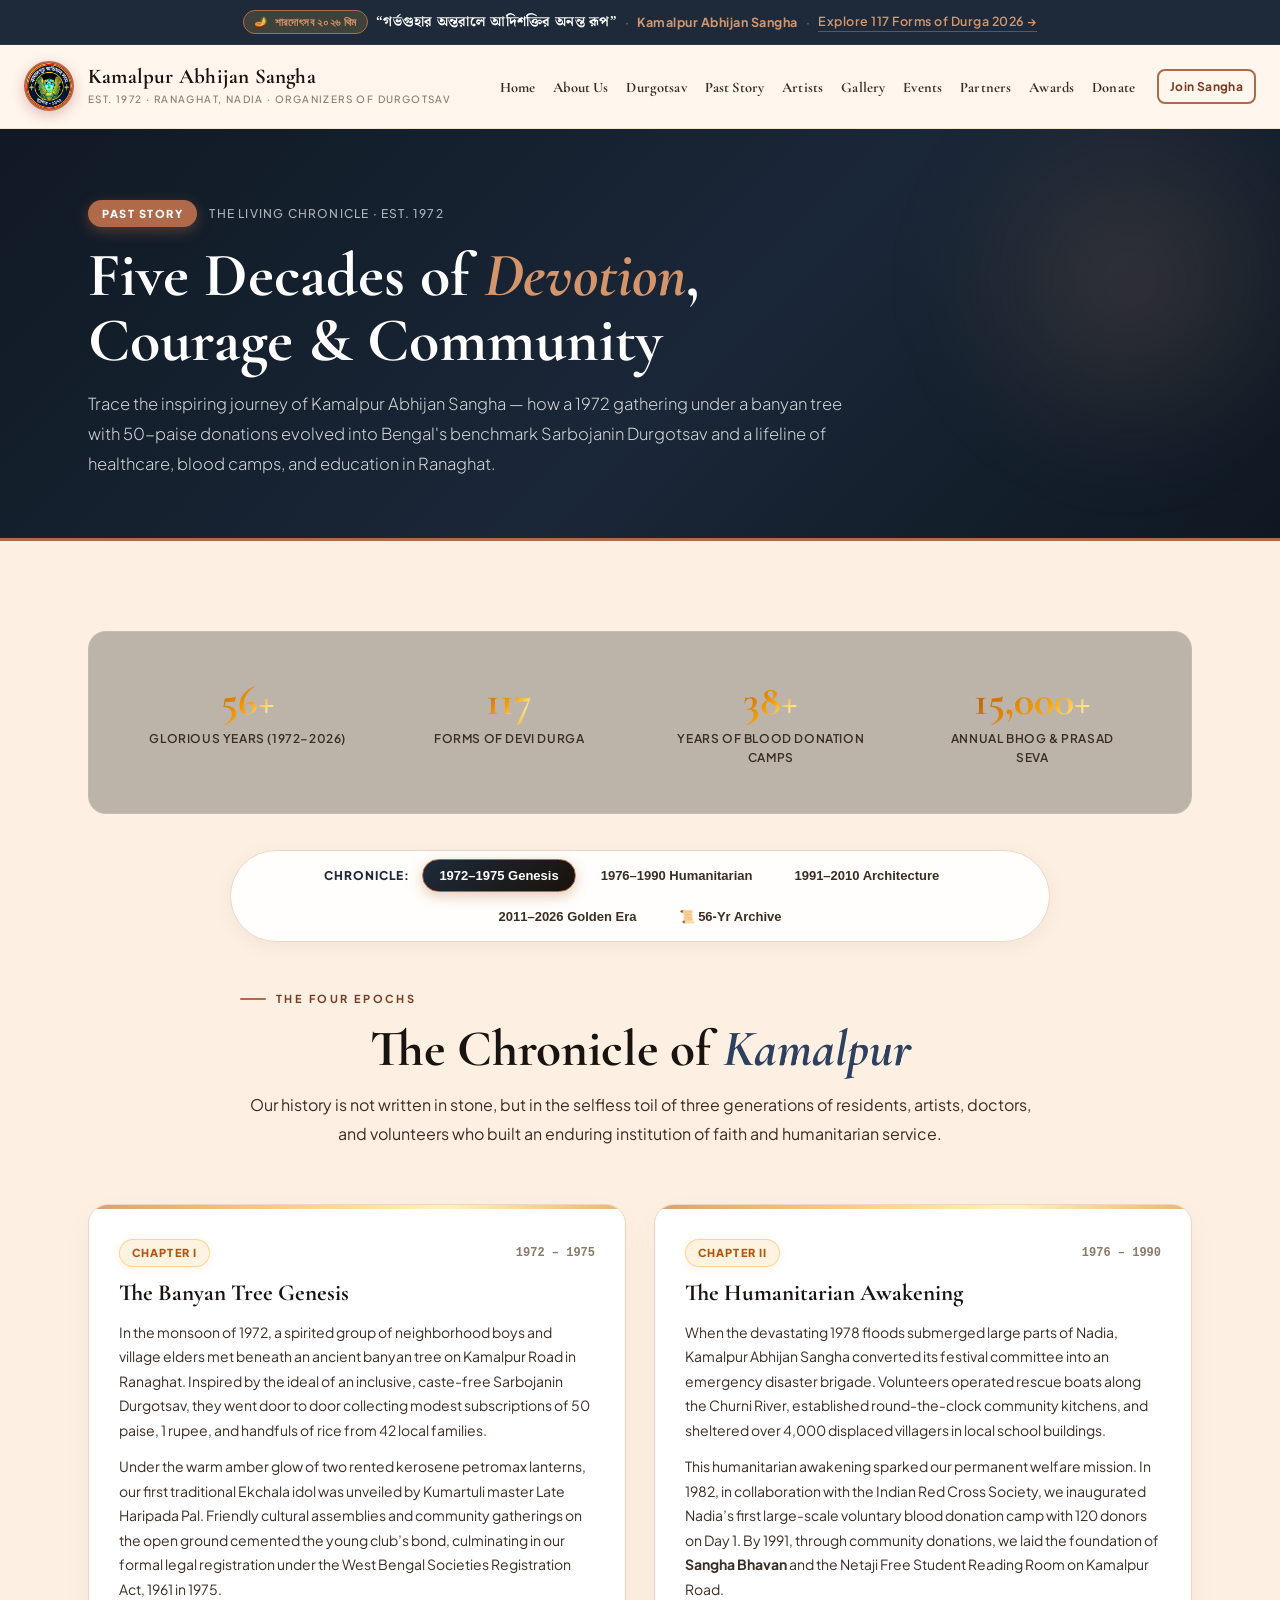
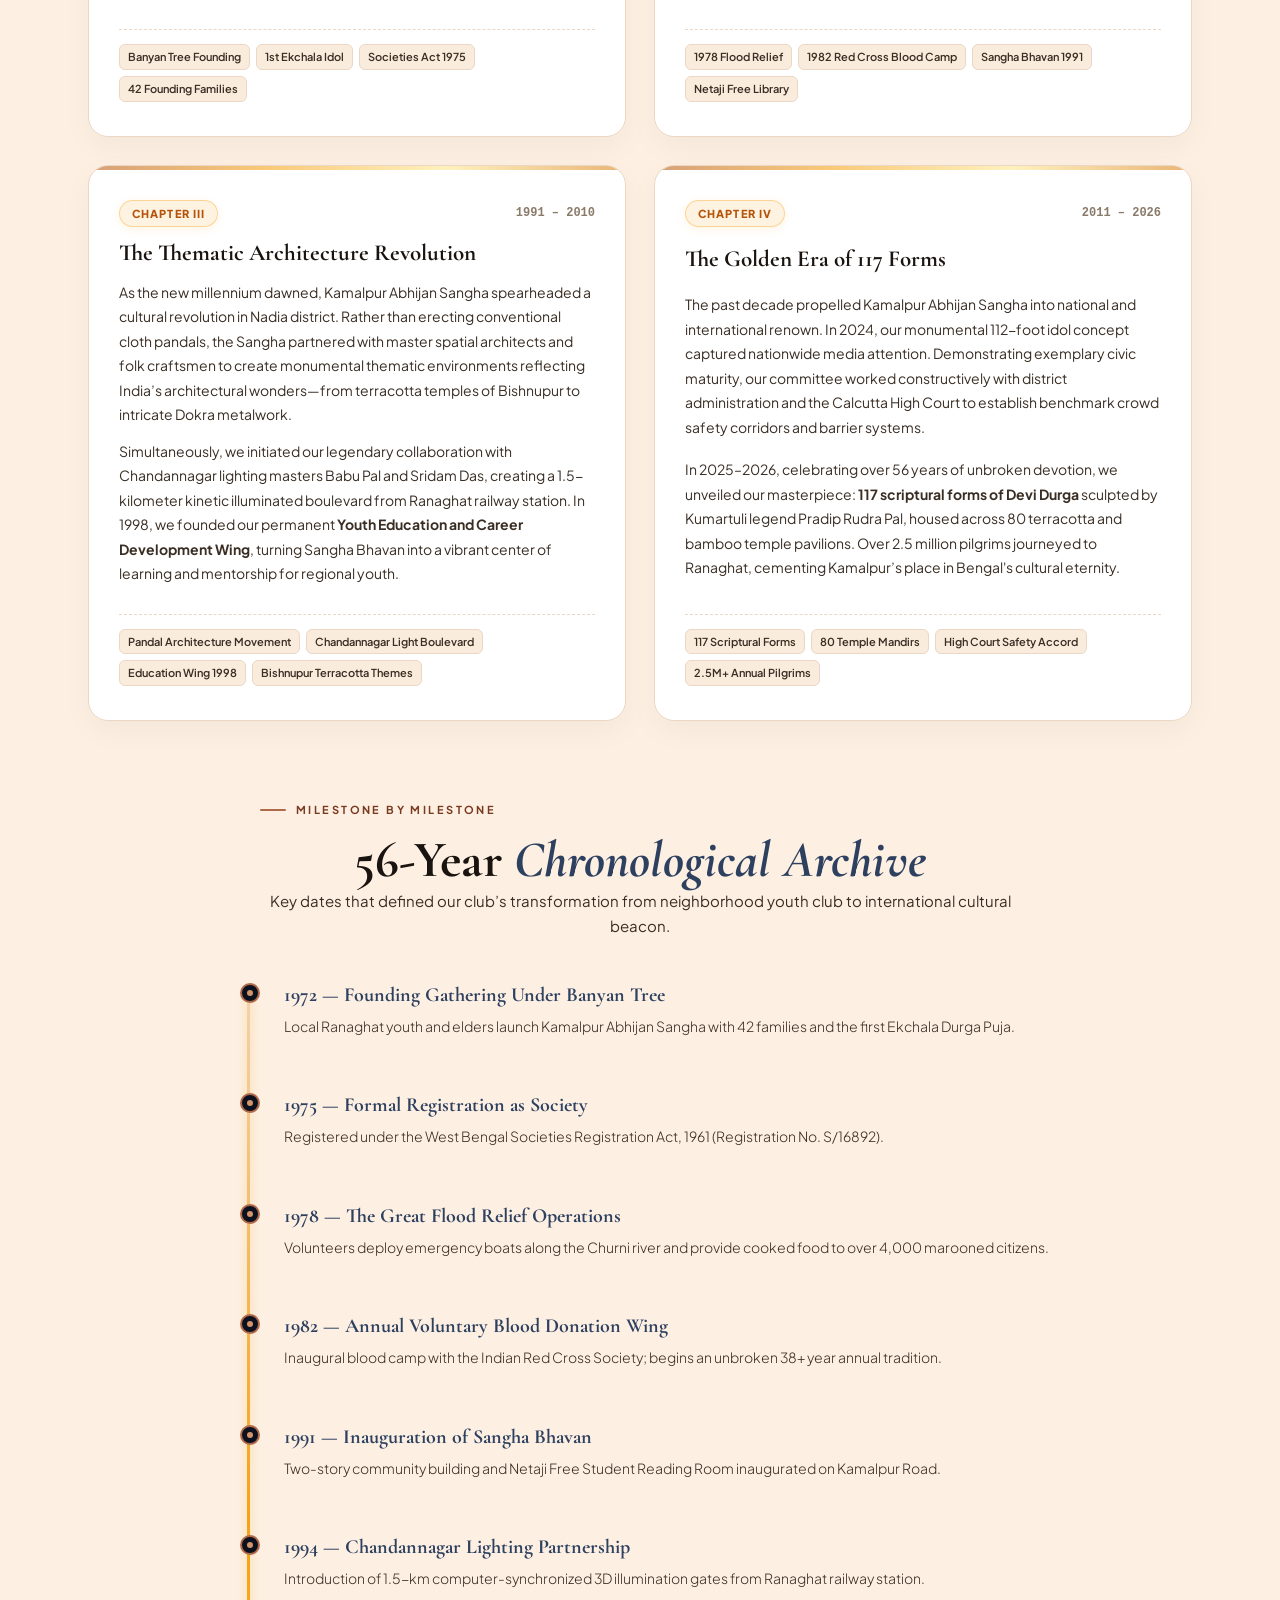
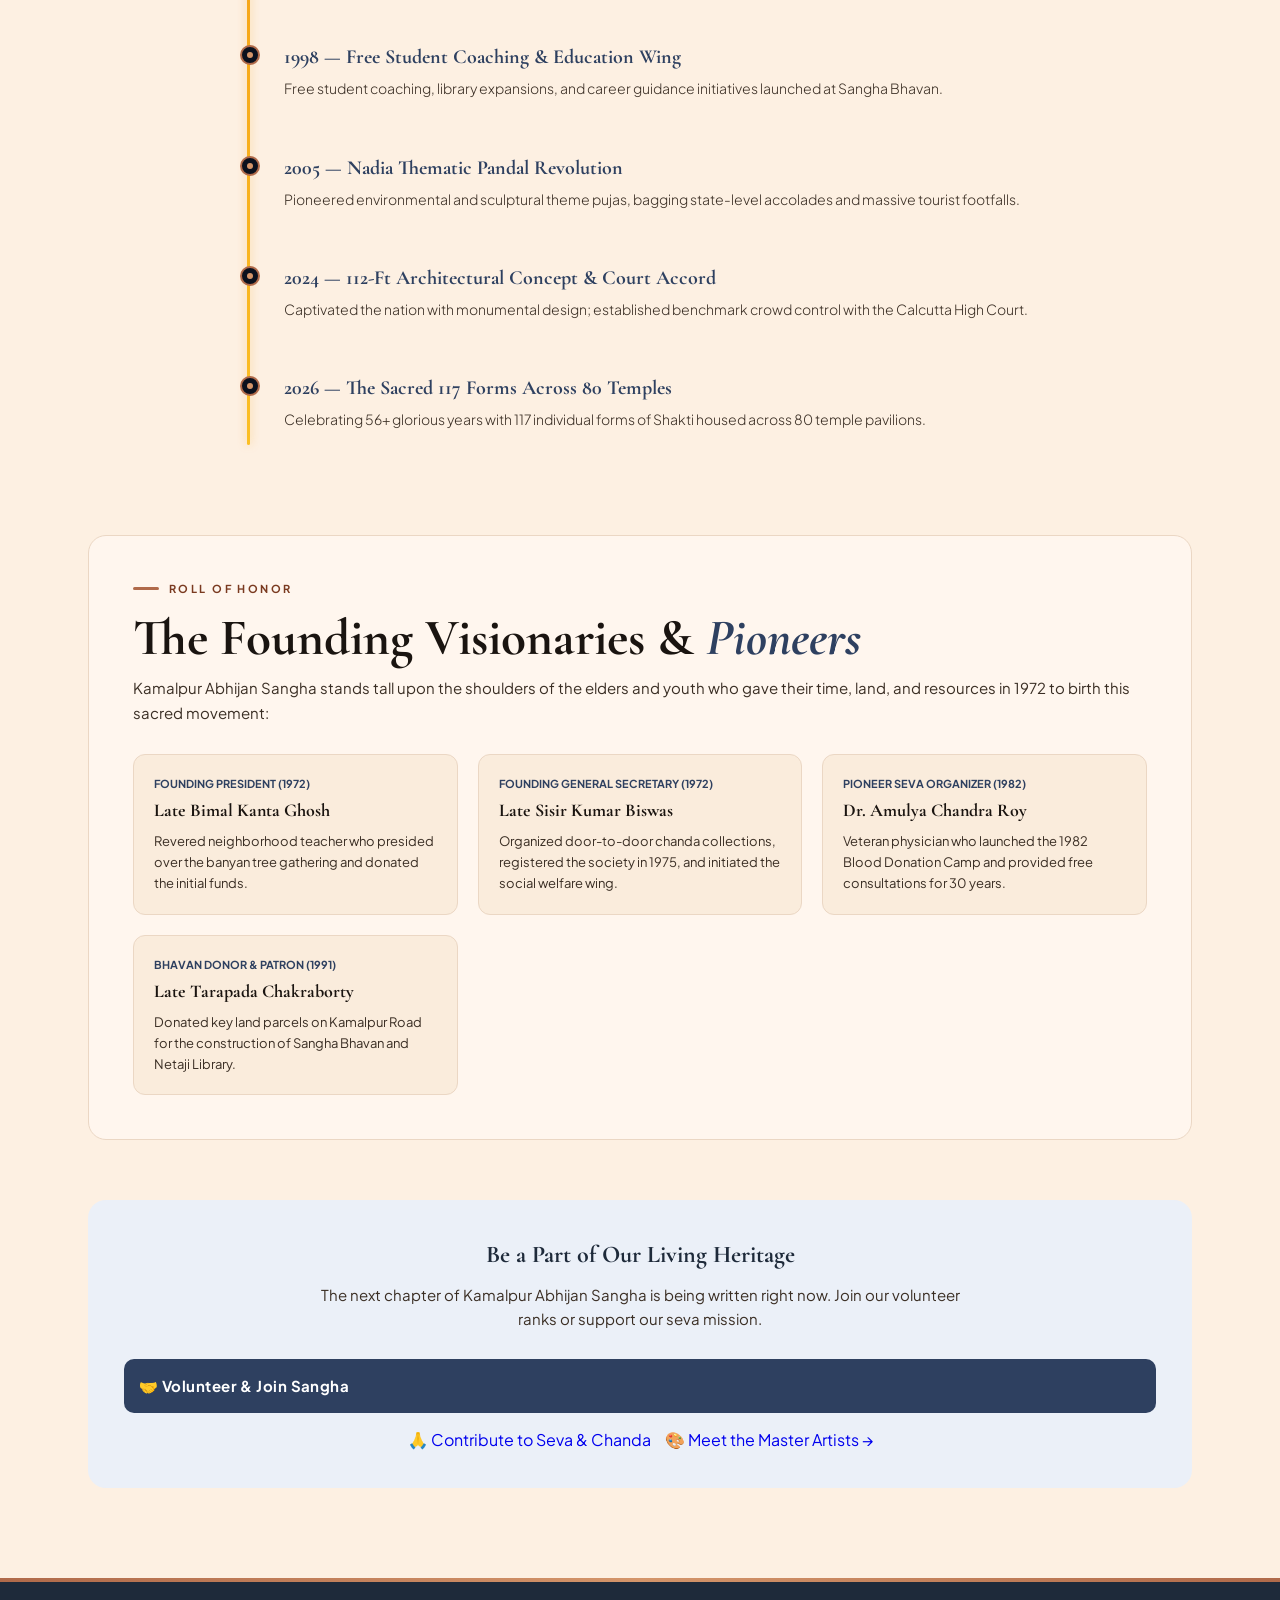
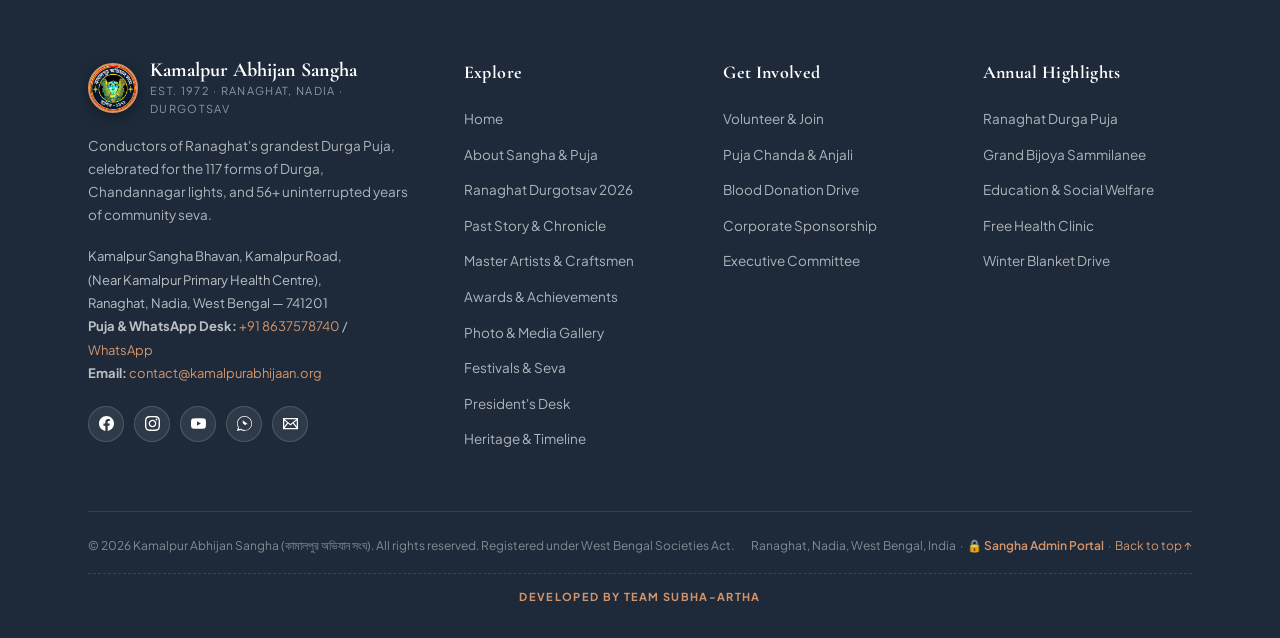
<file: story.html>
<!DOCTYPE html>
<html lang="en">
<head>
  <meta charset="UTF-8">
  <meta name="viewport" content="width=device-width, initial-scale=1.0">
  <title>Past Story &amp; Chronicle — Kamalpur Abhijan Sangha | 56+ Years History (1972–2026)</title>
  <meta name="description" content="Read the complete past story of Kamalpur Abhijan Sangha: From the 1972 banyan tree beginnings to Bengal's historic 117 forms of Durga, blood camps, and five decades of community service in Ranaghat.">

  <!-- Google Fonts -->
  <link rel="preconnect" href="https://fonts.googleapis.com">
  <link rel="preconnect" href="https://fonts.gstatic.com" crossorigin>
  <link href="https://fonts.googleapis.com/css2?family=Cormorant+Garamond:ital,wght@0,400;0,600;0,700;0,900;1,400;1,700&family=Noto+Serif+Bengali:wght@400;600;700;800&family=Plus+Jakarta+Sans:wght@300;400;500;600;700;800&display=swap" rel="stylesheet">

  <link rel="stylesheet" href="styles.css?v=20261012-anim-v1">
  <link rel="icon" type="image/png" href="assets/logo.png?v=20261029-logo">
</head>
<body>

  <!-- Announcement Bar (Top Area Above Nav) -->
  <div class="announce-bar">
    <span class="announce-theme-tag"><span>🪔</span> শারদোৎসব ২০২৬ থিম</span>
    <span class="announce-theme-text">&ldquo;গর্ভগুহার অন্তরালে আদিশক্তির অনন্ত রূপ&rdquo;</span>
    <span class="announce-divider">·</span>
    <span><strong>Kamalpur Abhijan Sangha</strong></span>
    <span class="announce-divider">·</span>
    <a href="durgotsav.html">Explore 117 Forms of Durga 2026 &rarr;</a>
  </div>

  <!-- Navigation -->
  <nav id="nav">
    <a href="index.html" class="nav-brand">
      <div class="nav-logo">
        <img src="assets/logo.png?v=20261029-logo" alt="Kamalpur Abhijan Sangha Logo" width="50" height="50">
      </div>
      <div class="nav-brand-text">
        <span class="nav-name">Kamalpur Abhijan Sangha</span>
        <span class="nav-est">Est. 1972 · Ranaghat<span class="nav-est-extra">, Nadia · Organizers of Durgotsav</span></span>
      </div>
    </a>

    <button class="menu-btn" id="menuBtn" type="button" aria-label="Open navigation menu" aria-expanded="false" aria-controls="navLinks">☰</button>

    <ul class="nav-links" id="navLinks">
      <li><a href="index.html" class="nav-link">Home</a></li>
      <li><a href="about.html" class="nav-link">About Us</a></li>
      <li><a href="durgotsav.html" class="nav-link">Durgotsav</a></li>
      <li><a href="story.html" class="nav-link active">Past Story</a></li>
      <li><a href="artists.html" class="nav-link">Artists</a></li>
      <li><a href="gallery.html" class="nav-link">Gallery</a></li>
      <li><a href="events.html" class="nav-link">Events</a></li>
      <li><a href="partners.html" class="nav-link">Partners</a></li>
      <li><a href="awards.html" class="nav-link">Awards</a></li>
      <li><a href="donate.html" class="nav-link">Donate</a></li>
      <li><a href="join.html" class="nav-cta">Join Sangha</a></li>
    </ul>
  </nav>

  <!-- Subpage Hero -->
  <header class="subpage-hero">
    <div class="story-hero-particles" aria-hidden="true">
      <span class="ambient-spark"></span>
      <span class="ambient-spark"></span>
      <span class="ambient-spark"></span>
      <span class="ambient-spark"></span>
      <span class="ambient-spark"></span>
    </div>
    <div class="container">
      <div class="subpage-hero-inner">
        <div class="hero-eyebrow">
          <span class="hero-pill">Past Story</span>
          <span class="hero-eyebrow-txt">The Living Chronicle &middot; Est. 1972</span>
        </div>
        <h1 class="subpage-title">Five Decades of <em>Devotion</em>,<br>Courage &amp; Community</h1>
        <p class="subpage-subtitle">
          Trace the inspiring journey of Kamalpur Abhijan Sangha — how a 1972 gathering under a banyan tree with 50-paise donations evolved into Bengal's benchmark Sarbojanin Durgotsav and a lifeline of healthcare, blood camps, and education in Ranaghat.
        </p>
      </div>
    </div>
  </header>

  <!-- Main Content -->
  <main class="page-content-wrap">
    <div class="container">

      <!-- Impact Metrics Strip -->
      <div class="story-metrics-strip reveal">
        <div class="metric-card">
          <div class="metric-num">56+</div>
          <div class="metric-label">Glorious Years (1972–2026)</div>
        </div>
        <div class="metric-card">
          <div class="metric-num">117</div>
          <div class="metric-label">Forms of Devi Durga</div>
        </div>
        <div class="metric-card">
          <div class="metric-num">38+</div>
          <div class="metric-label">Years of Blood Donation Camps</div>
        </div>
        <div class="metric-card">
          <div class="metric-num">15,000+</div>
          <div class="metric-label">Annual Bhog &amp; Prasad Seva</div>
        </div>
      </div>

      <!-- Interactive Sticky Epoch Navigator -->
      <nav class="story-epoch-nav" aria-label="Story Epoch Navigation">
        <span style="font-size:12px; font-weight:800; text-transform:uppercase; letter-spacing:0.08em; color:var(--eg-dark); margin-right:4px;">Chronicle:</span>
        <button type="button" class="epoch-pill-btn active" onclick="scrollToStoryEpoch('chapter1', this)">1972–1975 Genesis</button>
        <button type="button" class="epoch-pill-btn" onclick="scrollToStoryEpoch('chapter2', this)">1976–1990 Humanitarian</button>
        <button type="button" class="epoch-pill-btn" onclick="scrollToStoryEpoch('chapter3', this)">1991–2010 Architecture</button>
        <button type="button" class="epoch-pill-btn" onclick="scrollToStoryEpoch('chapter4', this)">2011–2026 Golden Era</button>
        <button type="button" class="epoch-pill-btn" onclick="scrollToStoryEpoch('archiveTimeline', this)">📜 56-Yr Archive</button>
      </nav>

      <!-- Section Introduction -->
      <div class="reveal" style="text-align: center; max-width: 800px; margin: 40px auto 56px;">
        <div class="eyebrow">The Four Epochs</div>
        <h2 class="sh2">The Chronicle of <em>Kamalpur</em></h2>
        <p style="font-family:var(--sans); font-size:16px; color:var(--text-2); line-height:1.8; margin-top:14px;">
          Our history is not written in stone, but in the selfless toil of three generations of residents, artists, doctors, and volunteers who built an enduring institution of faith and humanitarian service.
        </p>
      </div>

      <!-- 4 Narrative Chapters Grid -->
      <div class="story-chapters-grid">

        <!-- Chapter 1 -->
        <article class="story-chapter-card reveal rd1" id="chapter1">
          <div class="chapter-badge-row">
            <span class="chapter-num">Chapter I</span>
            <span class="chapter-years">1972 &ndash; 1975</span>
          </div>
          <h3 class="chapter-title">The Banyan Tree Genesis</h3>
          <p class="chapter-text">
            In the monsoon of 1972, a spirited group of neighborhood boys and village elders met beneath an ancient banyan tree on Kamalpur Road in Ranaghat. Inspired by the ideal of an inclusive, caste-free Sarbojanin Durgotsav, they went door to door collecting modest subscriptions of 50 paise, 1 rupee, and handfuls of rice from 42 local families.
          </p>
          <p class="chapter-text">
            Under the warm amber glow of two rented kerosene petromax lanterns, our first traditional Ekchala idol was unveiled by Kumartuli master Late Haripada Pal. Friendly cultural assemblies and community gatherings on the open ground cemented the young club’s bond, culminating in our formal legal registration under the West Bengal Societies Registration Act, 1961 in 1975.
          </p>
          <div class="chapter-milestones">
            <div class="cm-tag">Banyan Tree Founding</div>
            <div class="cm-tag">1st Ekchala Idol</div>
            <div class="cm-tag">Societies Act 1975</div>
            <div class="cm-tag">42 Founding Families</div>
          </div>
        </article>

        <!-- Chapter 2 -->
        <article class="story-chapter-card reveal rd2" id="chapter2">
          <div class="chapter-badge-row">
            <span class="chapter-num">Chapter II</span>
            <span class="chapter-years">1976 &ndash; 1990</span>
          </div>
          <h3 class="chapter-title">The Humanitarian Awakening</h3>
          <p class="chapter-text">
            When the devastating 1978 floods submerged large parts of Nadia, Kamalpur Abhijan Sangha converted its festival committee into an emergency disaster brigade. Volunteers operated rescue boats along the Churni River, established round-the-clock community kitchens, and sheltered over 4,000 displaced villagers in local school buildings.
          </p>
          <p class="chapter-text">
            This humanitarian awakening sparked our permanent welfare mission. In 1982, in collaboration with the Indian Red Cross Society, we inaugurated Nadia’s first large-scale voluntary blood donation camp with 120 donors on Day 1. By 1991, through community donations, we laid the foundation of <strong>Sangha Bhavan</strong> and the Netaji Free Student Reading Room on Kamalpur Road.
          </p>
          <div class="chapter-milestones">
            <div class="cm-tag">1978 Flood Relief</div>
            <div class="cm-tag">1982 Red Cross Blood Camp</div>
            <div class="cm-tag">Sangha Bhavan 1991</div>
            <div class="cm-tag">Netaji Free Library</div>
          </div>
        </article>

        <!-- Chapter 3 -->
        <article class="story-chapter-card reveal rd3" id="chapter3">
          <div class="chapter-badge-row">
            <span class="chapter-num">Chapter III</span>
            <span class="chapter-years">1991 &ndash; 2010</span>
          </div>
          <h3 class="chapter-title">The Thematic Architecture Revolution</h3>
          <p class="chapter-text">
            As the new millennium dawned, Kamalpur Abhijan Sangha spearheaded a cultural revolution in Nadia district. Rather than erecting conventional cloth pandals, the Sangha partnered with master spatial architects and folk craftsmen to create monumental thematic environments reflecting India’s architectural wonders—from terracotta temples of Bishnupur to intricate Dokra metalwork.
          </p>
          <p class="chapter-text">
            Simultaneously, we initiated our legendary collaboration with Chandannagar lighting masters Babu Pal and Sridam Das, creating a 1.5-kilometer kinetic illuminated boulevard from Ranaghat railway station. In 1998, we founded our permanent <strong>Youth Education and Career Development Wing</strong>, turning Sangha Bhavan into a vibrant center of learning and mentorship for regional youth.
          </p>
          <div class="chapter-milestones">
            <div class="cm-tag">Pandal Architecture Movement</div>
            <div class="cm-tag">Chandannagar Light Boulevard</div>
            <div class="cm-tag">Education Wing 1998</div>
            <div class="cm-tag">Bishnupur Terracotta Themes</div>
          </div>
        </article>

        <!-- Chapter 4 -->
        <article class="story-chapter-card reveal rd4" id="chapter4">
          <div class="chapter-badge-row">
            <span class="chapter-num">Chapter IV</span>
            <span class="chapter-years">2011 &ndash; 2026</span>
          </div>
          <h3 class="chapter-title">The Golden Era of 117 Forms</h3>
          <p class="chapter-text">
            The past decade propelled Kamalpur Abhijan Sangha into national and international renown. In 2024, our monumental 112-foot idol concept captured nationwide media attention. Demonstrating exemplary civic maturity, our committee worked constructively with district administration and the Calcutta High Court to establish benchmark crowd safety corridors and barrier systems.
          </p>
          <p class="chapter-text">
            In 2025–2026, celebrating over 56 years of unbroken devotion, we unveiled our masterpiece: <strong>117 scriptural forms of Devi Durga</strong> sculpted by Kumartuli legend Pradip Rudra Pal, housed across 80 terracotta and bamboo temple pavilions. Over 2.5 million pilgrims journeyed to Ranaghat, cementing Kamalpur’s place in Bengal's cultural eternity.
          </p>
          <div class="chapter-milestones">
            <div class="cm-tag">117 Scriptural Forms</div>
            <div class="cm-tag">80 Temple Mandirs</div>
            <div class="cm-tag">High Court Safety Accord</div>
            <div class="cm-tag">2.5M+ Annual Pilgrims</div>
          </div>
        </article>

      </div>

      <!-- Detailed Historical Chronology -->
      <div style="margin-top: 80px;" class="reveal" id="archiveTimeline">
        <div style="text-align:center; max-width:760px; margin:0 auto 40px;">
          <div class="eyebrow">Milestone By Milestone</div>
          <h2 class="sh2">56-Year <em>Chronological Archive</em></h2>
          <p style="font-family:var(--sans); font-size:15px; color:var(--text-2); line-height:1.7;">
            Key dates that defined our club’s transformation from neighborhood youth club to international cultural beacon.
          </p>
        </div>

        <div class="timeline" style="max-width:840px; margin:0 auto;">
          <div class="tl-item reveal rd1">
            <div class="tl-dot"><div class="tl-dot-inner"></div></div>
            <div>
              <div class="tl-year" style="color:var(--eg);">1972 &mdash; Founding Gathering Under Banyan Tree</div>
              <div class="tl-text" style="color:var(--text-2);">Local Ranaghat youth and elders launch Kamalpur Abhijan Sangha with 42 families and the first Ekchala Durga Puja.</div>
            </div>
          </div>

          <div class="tl-item reveal rd2">
            <div class="tl-dot"><div class="tl-dot-inner"></div></div>
            <div>
              <div class="tl-year" style="color:var(--eg);">1975 &mdash; Formal Registration as Society</div>
              <div class="tl-text" style="color:var(--text-2);">Registered under the West Bengal Societies Registration Act, 1961 (Registration No. S/16892).</div>
            </div>
          </div>

          <div class="tl-item reveal rd3">
            <div class="tl-dot"><div class="tl-dot-inner"></div></div>
            <div>
              <div class="tl-year" style="color:var(--eg);">1978 &mdash; The Great Flood Relief Operations</div>
              <div class="tl-text" style="color:var(--text-2);">Volunteers deploy emergency boats along the Churni river and provide cooked food to over 4,000 marooned citizens.</div>
            </div>
          </div>

          <div class="tl-item reveal rd4">
            <div class="tl-dot"><div class="tl-dot-inner"></div></div>
            <div>
              <div class="tl-year" style="color:var(--eg);">1982 &mdash; Annual Voluntary Blood Donation Wing</div>
              <div class="tl-text" style="color:var(--text-2);">Inaugural blood camp with the Indian Red Cross Society; begins an unbroken 38+ year annual tradition.</div>
            </div>
          </div>

          <div class="tl-item reveal rd1">
            <div class="tl-dot"><div class="tl-dot-inner"></div></div>
            <div>
              <div class="tl-year" style="color:var(--eg);">1991 &mdash; Inauguration of Sangha Bhavan</div>
              <div class="tl-text" style="color:var(--text-2);">Two-story community building and Netaji Free Student Reading Room inaugurated on Kamalpur Road.</div>
            </div>
          </div>

          <div class="tl-item reveal rd2">
            <div class="tl-dot"><div class="tl-dot-inner"></div></div>
            <div>
              <div class="tl-year" style="color:var(--eg);">1994 &mdash; Chandannagar Lighting Partnership</div>
              <div class="tl-text" style="color:var(--text-2);">Introduction of 1.5-km computer-synchronized 3D illumination gates from Ranaghat railway station.</div>
            </div>
          </div>

          <div class="tl-item reveal rd3">
            <div class="tl-dot"><div class="tl-dot-inner"></div></div>
            <div>
              <div class="tl-year" style="color:var(--eg);">1998 &mdash; Free Student Coaching &amp; Education Wing</div>
              <div class="tl-text" style="color:var(--text-2);">Free student coaching, library expansions, and career guidance initiatives launched at Sangha Bhavan.</div>
            </div>
          </div>

          <div class="tl-item reveal rd4">
            <div class="tl-dot"><div class="tl-dot-inner"></div></div>
            <div>
              <div class="tl-year" style="color:var(--eg);">2005 &mdash; Nadia Thematic Pandal Revolution</div>
              <div class="tl-text" style="color:var(--text-2);">Pioneered environmental and sculptural theme pujas, bagging state-level accolades and massive tourist footfalls.</div>
            </div>
          </div>

          <div class="tl-item reveal rd1">
            <div class="tl-dot"><div class="tl-dot-inner"></div></div>
            <div>
              <div class="tl-year" style="color:var(--eg);">2024 &mdash; 112-Ft Architectural Concept &amp; Court Accord</div>
              <div class="tl-text" style="color:var(--text-2);">Captivated the nation with monumental design; established benchmark crowd control with the Calcutta High Court.</div>
            </div>
          </div>

          <div class="tl-item reveal rd2">
            <div class="tl-dot"><div class="tl-dot-inner"></div></div>
            <div>
              <div class="tl-year" style="color:var(--eg);">2026 &mdash; The Sacred 117 Forms Across 80 Temples</div>
              <div class="tl-text" style="color:var(--text-2);">Celebrating 56+ glorious years with 117 individual forms of Shakti housed across 80 temple pavilions.</div>
            </div>
          </div>
        </div>
      </div>

      <!-- Roll of Honor: Founding Visionaries -->
      <div style="margin-top: 80px; background:var(--white); border:1.5px solid var(--border); border-radius:18px; padding:44px;" class="reveal">
        <div class="eyebrow">Roll of Honor</div>
        <h2 class="sh2">The Founding Visionaries &amp; <em>Pioneers</em></h2>
        <p style="font-family:var(--sans); font-size:15px; color:var(--text-2); line-height:1.7; margin-top:8px; margin-bottom:28px;">
          Kamalpur Abhijan Sangha stands tall upon the shoulders of the elders and youth who gave their time, land, and resources in 1972 to birth this sacred movement:
        </p>

        <div style="display:grid; grid-template-columns:repeat(auto-fit, minmax(260px, 1fr)); gap:20px;">
          <div style="background:var(--light); border:1px solid var(--border); border-radius:12px; padding:20px;">
            <div style="font-size:11px; font-weight:700; color:var(--eg); text-transform:uppercase;">Founding President (1972)</div>
            <h4 style="font-family:var(--serif); font-size:18px; margin:4px 0 6px;">Late Bimal Kanta Ghosh</h4>
            <p style="font-size:13px; color:var(--text-2);">Revered neighborhood teacher who presided over the banyan tree gathering and donated the initial funds.</p>
          </div>

          <div style="background:var(--light); border:1px solid var(--border); border-radius:12px; padding:20px;">
            <div style="font-size:11px; font-weight:700; color:var(--eg); text-transform:uppercase;">Founding General Secretary (1972)</div>
            <h4 style="font-family:var(--serif); font-size:18px; margin:4px 0 6px;">Late Sisir Kumar Biswas</h4>
            <p style="font-size:13px; color:var(--text-2);">Organized door-to-door chanda collections, registered the society in 1975, and initiated the social welfare wing.</p>
          </div>

          <div style="background:var(--light); border:1px solid var(--border); border-radius:12px; padding:20px;">
            <div style="font-size:11px; font-weight:700; color:var(--eg); text-transform:uppercase;">Pioneer Seva Organizer (1982)</div>
            <h4 style="font-family:var(--serif); font-size:18px; margin:4px 0 6px;">Dr. Amulya Chandra Roy</h4>
            <p style="font-size:13px; color:var(--text-2);">Veteran physician who launched the 1982 Blood Donation Camp and provided free consultations for 30 years.</p>
          </div>

          <div style="background:var(--light); border:1px solid var(--border); border-radius:12px; padding:20px;">
            <div style="font-size:11px; font-weight:700; color:var(--eg); text-transform:uppercase;">Bhavan Donor &amp; Patron (1991)</div>
            <h4 style="font-family:var(--serif); font-size:18px; margin:4px 0 6px;">Late Tarapada Chakraborty</h4>
            <p style="font-size:13px; color:var(--text-2);">Donated key land parcels on Kamalpur Road for the construction of Sangha Bhavan and Netaji Library.</p>
          </div>
        </div>
      </div>

      <!-- Call to Action Section -->
      <div style="margin-top: 60px; background:var(--eg-pale); border:1.5px solid var(--eg-light); border-radius:18px; padding:36px; text-align:center;" class="reveal">
        <h3 style="font-family:var(--serif); font-size:24px; color:var(--eg-dark); margin-bottom:8px;">Be a Part of Our Living Heritage</h3>
        <p style="font-family:var(--sans); font-size:15px; color:var(--text-2); max-width:680px; margin:0 auto 20px;">
          The next chapter of Kamalpur Abhijan Sangha is being written right now. Join our volunteer ranks or support our seva mission.
        </p>
        <div style="display:flex; justify-content:center; gap:14px; flex-wrap:wrap;">
          <a href="join.html" class="form-btn" style="text-decoration:none; display:inline-flex; align-items:center; gap:8px;">
            <span>🤝 Volunteer &amp; Join Sangha</span>
          </a>
          <a href="donate.html" class="hero-btn-primary" style="text-decoration:none; display:inline-flex; align-items:center; gap:8px;">
            <span>🙏 Contribute to Seva &amp; Chanda</span>
          </a>
          <a href="artists.html" class="hero-btn-secondary" style="text-decoration:none; display:inline-flex; align-items:center; gap:8px;">
            <span>🎨 Meet the Master Artists &rarr;</span>
          </a>
        </div>
      </div>

    </div>
  </main>

  <!-- Footer -->
  <footer id="contact">
    <div class="footer-stripe"></div>
    <div class="container">
      <div class="footer-grid">
        <div>
          <div class="footer-logo">
            <div class="footer-logo-img">
              <img src="assets/logo.png?v=20261029-logo" alt="Kamalpur Abhijan Sangha Logo" width="50" height="50">
            </div>
            <div>
              <div class="footer-brandname">Kamalpur Abhijan Sangha</div>
              <div class="footer-est">Est. 1972 · Ranaghat, Nadia · Durgotsav</div>
            </div>
          </div>
          <p class="footer-tagline">
            Conductors of Ranaghat's grandest Durga Puja, celebrated for the 117 forms of Durga, Chandannagar lights, and 56+ uninterrupted years of community seva.
          </p>
          <address class="footer-addr">
            Kamalpur Sangha Bhavan, Kamalpur Road,<br>
            (Near Kamalpur Primary Health Centre),<br>
            Ranaghat, Nadia, West Bengal &mdash; 741201<br>
            <strong>Puja &amp; WhatsApp Desk:</strong> <a href="tel:+918637578740">+91 8637578740</a> / <a href="https://wa.me/918637578740" target="_blank" rel="noopener noreferrer">WhatsApp</a><br>
            <strong>Email:</strong> <a href="mailto:contact@kamalpurabhijaan.org">contact@kamalpurabhijaan.org</a>
          </address>
          <div class="footer-social">
            <a href="https://www.facebook.com/share/p/1DXQaoAbwq/" class="social-btn" target="_blank" rel="noopener noreferrer" aria-label="Official Facebook Page" title="Official Facebook">
              <svg width="15" height="15" viewBox="0 0 24 24" fill="currentColor" aria-hidden="true"><path d="M24 12.073c0-6.627-5.373-12-12-12s-12 5.373-12 12c0 5.99 4.388 10.954 10.125 11.854v-8.385H7.078v-3.47h3.047V9.43c0-3.007 1.792-4.669 4.533-4.669 1.312 0 2.686.235 2.686.235v2.953H15.83c-1.491 0-1.956.925-1.956 1.874v2.25h3.328l-.532 3.47h-2.796v8.385C19.612 23.027 24 18.062 24 12.073z"/></svg>
            </a>
            <a href="https://www.instagram.com/kamalpurabhijanshangha?stkn=MXBlMnAyNTJsNTBxaA==" class="social-btn" target="_blank" rel="noopener noreferrer" aria-label="Official Instagram" title="Official Instagram">
              <svg width="15" height="15" viewBox="0 0 24 24" fill="currentColor" aria-hidden="true"><path d="M12 2.163c3.204 0 3.584.012 4.85.07 3.252.148 4.771 1.691 4.919 4.919.058 1.265.069 1.645.069 4.849 0 3.205-.012 3.584-.069 4.849-.149 3.225-1.664 4.771-4.919 4.919-1.266.058-1.644.07-4.85.07-3.204 0-3.584-.012-4.849-.07-3.26-.149-4.771-1.699-4.919-4.92-.058-1.265-.07-1.644-.07-4.849 0-3.204.013-3.583.07-4.849.149-3.227 1.664-4.771 4.919-4.919 1.266-.057 1.645-.069 4.849-.069zm0-2.163c-3.259 0-3.667.014-4.947.072-4.358.2-6.78 2.618-6.98 6.98-.059 1.281-.073 1.689-.073 4.948 0 3.259.014 3.668.072 4.948.2 4.358 2.618 6.78 6.98 6.98 1.281.058 1.689.072 4.948.072 3.259 0 3.668-.014 4.948-.072 4.354-.2 6.782-2.618 6.979-6.98.059-1.28.073-1.689.073-4.948 0-3.259-.014-3.667-.072-4.947-.196-4.354-2.617-6.78-6.979-6.98-1.281-.059-1.69-.073-4.949-.073zm0 5.838c-3.403 0-6.162 2.759-6.162 6.162s2.759 6.163 6.162 6.163 6.162-2.759 6.162-6.163c0-3.403-2.759-6.162-6.162-6.162zm0 10.162c-2.209 0-4-1.79-4-4 0-2.209 1.791-4 4-4s4 1.791 4 4c0 2.21-1.791 4-4 4zm6.406-11.845c-.796 0-1.441.645-1.441 1.44s.645 1.44 1.441 1.44c.795 0 1.439-.645 1.439-1.44s-.644-1.44-1.439-1.44z"/></svg>
            </a>
            <a href="https://youtube.com/@kamalpurabhijansangha?si=CEZETjkV42fUC0kX" class="social-btn" target="_blank" rel="noopener noreferrer" aria-label="Official YouTube Channel" title="Official YouTube">
              <svg width="15" height="15" viewBox="0 0 24 24" fill="currentColor" aria-hidden="true"><path d="M23.498 6.186a3.016 3.016 0 0 0-2.122-2.136C19.505 3.545 12 3.545 12 3.545s-7.505 0-9.377.505A3.017 3.017 0 0 0 .502 6.186C0 8.07 0 12 0 12s0 3.93.502 5.814a3.016 3.016 0 0 0 2.122 2.136c1.871.505 9.376.505 9.376.505s7.505 0 9.377-.505a3.015 3.015 0 0 0 2.122-2.136C24 15.93 24 12 24 12s0-3.93-.502-5.814zM9.545 15.568V8.432L15.818 12l-6.273 3.568z"/></svg>
            </a>
            <a href="https://wa.me/918637578740" class="social-btn" target="_blank" rel="noopener noreferrer" aria-label="WhatsApp Helpline Desk" title="WhatsApp Helpline">
              <svg width="15" height="15" viewBox="0 0 24 24" fill="currentColor" aria-hidden="true"><path d="M12.031 0C5.397 0 .016 5.381.016 12.016c0 2.12.553 4.192 1.605 6.012L0 24l6.166-1.619a11.968 11.968 0 0 0 5.865 1.53c6.634 0 12.016-5.381 12.016-12.016S18.665 0 12.031 0zm0 21.996a9.972 9.972 0 0 1-5.086-1.39l-.365-.217-3.774.99.1-3.678-.238-.379a9.97 9.97 0 0 1-1.53-5.306C1.138 6.02 6.023 1.138 12.031 1.138s10.893 4.882 10.893 10.878-4.885 10.98-10.893 10.98zm5.973-8.232c-.328-.164-1.94-.957-2.24-1.066-.3-.11-.52-.164-.739.164-.219.328-.848 1.066-1.04 1.284-.191.219-.383.246-.711.082-.328-.164-1.385-.51-2.637-1.627-.975-.87-1.633-1.945-1.824-2.273-.191-.328-.02-.505.143-.668.147-.146.328-.383.492-.574.164-.191.219-.328.328-.547.11-.219.055-.41-.027-.574-.082-.164-.739-1.78-.1.013-2.438-.266-.639-.537-.552-.739-.562-.191-.01-.41-.01-.629-.01s-.574.082-.875.41c-.3.328-1.148 1.121-1.148 2.734s1.176 3.172 1.34 3.391c.164.219 2.313 3.531 5.602 4.953.782.338 1.393.54 1.87.692.787.25 1.503.214 2.069.13.631-.094 1.94-.793 2.213-1.558.273-.765.273-1.421.191-1.558-.082-.137-.3-.219-.628-.383z"/></svg>
            </a>
            <a href="mailto:contact@kamalpurabhijaan.org" class="social-btn" aria-label="Official Email Desk" title="Email Desk">
              <svg width="15" height="15" viewBox="0 0 24 24" fill="currentColor" aria-hidden="true"><path d="M0 3v18h24v-18h-24zm6.623 7.929l-4.623 5.712v-9.458l4.623 3.746zm-4.141-5.929h19.035l-9.517 7.713-9.518-7.713zm5.694 7.188l3.824 3.099 3.83-3.104 5.612 6.817h-18.779l5.513-6.812zm9.208-1.259l4.616-3.741v9.448l-4.616-5.707z"/></svg>
            </a>
          </div>
        </div>

        <div>
          <div class="footer-col-title">Explore</div>
          <ul class="footer-menu">
            <li><a href="index.html">Home</a></li>
            <li><a href="about.html">About Sangha &amp; Puja</a></li>
            <li><a href="durgotsav.html">Ranaghat Durgotsav 2026</a></li>
            <li><a href="story.html">Past Story &amp; Chronicle</a></li>
            <li><a href="artists.html">Master Artists &amp; Craftsmen</a></li>
            <li><a href="awards.html">Awards &amp; Achievements</a></li>
            <li><a href="gallery.html">Photo &amp; Media Gallery</a></li>
            <li><a href="events.html">Festivals &amp; Seva</a></li>
            <li><a href="president.html">President's Desk</a></li>
            <li><a href="heritage.html">Heritage &amp; Timeline</a></li>
          </ul>
        </div>

        <div>
          <div class="footer-col-title">Get Involved</div>
          <ul class="footer-menu">
            <li><a href="join.html">Volunteer &amp; Join</a></li>
            <li><a href="donate.html">Puja Chanda &amp; Anjali</a></li>
            <li><a href="events.html">Blood Donation Drive</a></li>
            <li><a href="partners.html">Corporate Sponsorship</a></li>
            <li><a href="about.html">Executive Committee</a></li>
          </ul>
        </div>

        <div>
          <div class="footer-col-title">Annual Highlights</div>
          <ul class="footer-menu">
            <li><a href="durgotsav.html">Ranaghat Durga Puja</a></li>
            <li><a href="events.html">Grand Bijoya Sammilanee</a></li>
            <li><a href="events.html">Education &amp; Social Welfare</a></li>
            <li><a href="events.html">Free Health Clinic</a></li>
            <li><a href="events.html">Winter Blanket Drive</a></li>
          </ul>
        </div>
      </div>

      <div class="footer-bottom">
        <div class="footer-copy">
          &copy; 2026 Kamalpur Abhijan Sangha (কামালপুর অভিযান সংঘ). All rights reserved. Registered under West Bengal Societies Act.
        </div>
        <div class="footer-copy">
          Ranaghat, Nadia, West Bengal, India &nbsp;·&nbsp;
          <a href="admin.html" class="footer-admin-link">🔒 Sangha Admin Portal</a> &nbsp;·&nbsp;
          <a href="#">Back to top &uarr;</a>
        </div>
        <div class="footer-developer-credit" style="width:100%; text-align:center; font-size:11px; font-weight:700; letter-spacing:0.12em; text-transform:uppercase; color:var(--gold-bright, #F59E0B); padding-top:14px; margin-top:6px; border-top:1px dashed rgba(255,255,255,0.12);">
          DEVELOPED BY TEAM SUBHA-ARTHA
        </div>
      </div>
    </div>
  </footer>

  <script src="script.js?v=20261012-anim-v1"></script>
</body>
</html>
</file>
<file: styles.css>
/* ══════════════════════════════════════════════════════════════
   KAMALPUR ABHIJAAN SANGHA — STYLESHEET
   Accurately crafted using the exact design system, tokens, 
   typography and layout from kallol.com/#about
══════════════════════════════════════════════════════════════ */

*, *::before, *::after {
  box-sizing: border-box;
  margin: 0;
  padding: 0;
}

:root {
  /* Slate family */
  --eg:          #2E4060;
  --eg-dark:     #1E2A3A;
  --eg-mid:      #3A5280;
  --eg-soft:     #4A6898;
  --eg-pale:     #EBF0F8;
  --eg-lighter:  #F4F7FC;

  /* Copper Rose & Warm Gold family */
  --gold:        #B06A4A;
  --gold-dark:   #7A3A20;
  --gold-mid:    #C87A58;
  --gold-light:  #F0DDD5;
  --gold-pale:   #FDF1E7;
  --gold-bright: #D4956A;

  /* Backgrounds & Neutrals — Warm Light Orangish Palette */
  --white:       #FFF6EE; /* subtle light orangish tone replacing stark white */
  --off-white:   #FDF0E2; /* warm peach-cream background */
  --light:       #FAECDC; /* warm apricot-amber background */
  --border:      #EBD7C4;
  --border-2:    #F5E3D2;

  /* Typography Colors */
  --text:        #1A1410;
  --text-2:      #3A2E24;
  --text-3:      #8A7A6A;
  --text-inv:    rgba(255, 255, 255, 0.9);

  /* Fonts */
  --serif:   'Cormorant Garamond', Georgia, serif;
  --sans:    'Plus Jakarta Sans', -apple-system, BlinkMacSystemFont, "Segoe UI", Roboto, sans-serif;
  --bengali: 'Noto Serif Bengali', serif;

  --radius:    12px;
  --radius-lg: 18px;
  --transition: all 0.25s cubic-bezier(0.4, 0, 0.2, 1);
}

html {
  scroll-behavior: smooth;
  overflow-x: hidden;
  max-width: 100%;
}

body {
  font-family: var(--sans);
  background: var(--off-white);
  color: var(--text);
  overflow-x: hidden;
  max-width: 100%;
  width: 100%;
  line-height: 1.6;
}

::-webkit-scrollbar {
  width: 5px;
}
::-webkit-scrollbar-track {
  background: var(--light);
}
::-webkit-scrollbar-thumb {
  background: var(--gold);
  border-radius: 3px;
}
/* ═══════════════════════════════
   MODERN VECTOR ICONS (.kas-icon)
═══════════════════════════════ */
.kas-icon,
svg.kas-icon {
  display: inline-block;
  vertical-align: middle;
  width: 1.15em;
  height: 1.15em;
  max-width: 24px;
  max-height: 24px;
  stroke-width: 2;
  stroke: currentColor;
  fill: none;
  stroke-linecap: round;
  stroke-linejoin: round;
  position: relative;
  top: -0.06em;
  flex-shrink: 0;
}

.kas-icon.solid,
svg.kas-icon.solid {
  fill: currentColor;
  stroke: none;
}

.pillar-icon .kas-icon,
.impact-icon .kas-icon,
.perk-icon-wrap .kas-icon,
.gi-icon .kas-icon,
.donate-manual-icon .kas-icon,
.success-icon .kas-icon {
  width: 24px;
  height: 24px;
  max-width: 24px;
  max-height: 24px;
  top: 0;
}

.flyer-icon .kas-icon,
.flyer-icon svg {
  width: 32px;
  height: 32px;
  max-width: 32px;
  max-height: 32px;
  top: 0;
  stroke: var(--gold-bright);
  color: var(--gold-bright);
}

.flyer-icon .kas-icon.solid,
.flyer-icon svg.solid {
  fill: var(--gold-bright);
  stroke: none;
}

.date-chip .kas-icon,
.date-chip svg {
  width: 16px;
  height: 16px;
  max-width: 16px;
  max-height: 16px;
  top: 0;
}
/* ═══════════════════════════════
   ANNOUNCE BAR
═══════════════════════════════ */
.announce-bar {
  background: var(--eg-dark);
  padding: 10px 24px;
  text-align: center;
  font-family: var(--sans);
  font-size: 12.5px;
  font-weight: 500;
  color: rgba(255, 255, 255, 0.85);
  letter-spacing: 0.04em;
  position: relative;
  z-index: 1000;
  border-bottom: 1px solid rgba(255, 255, 255, 0.08);
  display: flex;
  align-items: center;
  justify-content: center;
  flex-wrap: wrap;
  gap: 8px;
}

.announce-bar strong {
  color: var(--gold-bright);
  font-weight: 700;
}

.announce-divider {
  color: rgba(255, 255, 255, 0.4);
}

.announce-bar a {
  color: var(--gold-bright);
  text-decoration: none;
  font-weight: 600;
  border-bottom: 1px solid rgba(212, 149, 106, 0.4);
  transition: border-color 0.2s, color 0.2s;
}

.announce-bar a:hover {
  border-bottom-color: var(--gold-bright);
  color: #fff;
}

.announce-theme-tag {
  display: inline-flex;
  align-items: center;
  gap: 6px;
  background: rgba(212, 175, 55, 0.18);
  border: 1px solid var(--gold);
  color: var(--gold-bright);
  padding: 2px 10px;
  border-radius: 12px;
  font-weight: 700;
  font-size: 11px;
  letter-spacing: 0.06em;
  text-transform: uppercase;
}

.announce-theme-text {
  font-family: 'Noto Serif Bengali', serif;
  font-size: 14px;
  font-weight: 700;
  color: #FFFFFF;
  letter-spacing: 0.02em;
}

@media (max-width: 600px) {
  .announce-theme-text {
    font-size: 12.5px;
  }
}

/* ═══════════════════════════════
   NAVIGATION
═══════════════════════════════ */
#nav {
  position: sticky;
  top: 0;
  z-index: 900;
  background: var(--white);
  border-bottom: 1px solid var(--border-2);
  display: flex;
  align-items: center;
  justify-content: space-between;
  padding: 0 48px;
  height: 84px;
  transition: box-shadow 0.3s, height 0.3s;
  width: 100%;
  max-width: 100%;
  box-sizing: border-box;
}

#nav.elevated {
  box-shadow: 0 4px 32px rgba(30, 42, 58, 0.12);
}

.nav-brand {
  display: flex;
  align-items: center;
  gap: 14px;
  text-decoration: none;
  min-width: 0;
  flex: 1 1 auto;
}

.nav-brand-text,
.nav-brand > div:not(.nav-logo) {
  min-width: 0;
  overflow: hidden;
  display: flex;
  flex-direction: column;
}

.nav-logo {
  width: 50px;
  height: 50px;
  border-radius: 50%;
  overflow: hidden;
  flex-shrink: 0;
  border: 2px solid var(--gold);
  background: radial-gradient(circle, #B32025 0%, #8B1116 100%);
  display: flex;
  align-items: center;
  justify-content: center;
  box-shadow: 0 4px 14px rgba(139, 17, 22, 0.25);
  transition: transform 0.25s ease, box-shadow 0.25s ease;
}

.nav-logo:hover {
  transform: scale(1.05);
  box-shadow: 0 6px 18px rgba(179, 32, 37, 0.35);
}

.nav-logo svg,
.nav-logo img {
  width: 100%;
  height: 100%;
  object-fit: cover;
  border-radius: 50%;
  display: block;
}

.nav-name {
  font-family: var(--serif);
  font-size: 21px;
  font-weight: 700;
  color: var(--text);
  letter-spacing: 0.01em;
  display: block;
  line-height: 1.15;
  white-space: nowrap;
  overflow: hidden;
  text-overflow: ellipsis;
}

.nav-est {
  font-family: var(--sans);
  font-size: 10px;
  font-weight: 500;
  color: var(--text-3);
  letter-spacing: 0.14em;
  text-transform: uppercase;
  display: block;
  margin-top: 2px;
  white-space: nowrap;
  overflow: hidden;
  text-overflow: ellipsis;
}

.nav-links {
  display: flex;
  align-items: center;
  gap: 2px;
  list-style: none;
}

.nav-link {
  font-family: var(--serif);
  font-size: 16px;
  font-weight: 700;
  color: var(--text-2);
  text-decoration: none;
  padding: 7px 11px;
  border-radius: 8px;
  letter-spacing: 0.01em;
  white-space: nowrap;
  transition: color 0.2s, background 0.2s;
  position: relative;
}

.nav-link:hover {
  color: var(--eg);
  background: var(--eg-pale);
}

.nav-link.active {
  color: var(--eg);
}

.nav-link.active::after {
  content: '';
  position: absolute;
  bottom: 2px;
  left: 11px;
  right: 11px;
  height: 2.5px;
  background: var(--gold);
  border-radius: 2px;
}

.nav-cta {
  font-family: var(--sans);
  font-size: 13px;
  font-weight: 700;
  color: var(--gold-dark);
  text-decoration: none;
  letter-spacing: 0.03em;
  padding: 9px 22px;
  border-radius: 8px;
  background: transparent;
  border: 2px solid var(--gold);
  margin-left: 12px;
  transition: var(--transition);
  white-space: nowrap;
  display: inline-block;
}

.nav-cta:hover {
  background: var(--gold);
  color: white;
  transform: translateY(-2px);
  box-shadow: 0 6px 20px rgba(176, 106, 74, 0.35);
}

.menu-btn {
  display: none;
  background: none;
  border: none;
  font-size: 26px;
  cursor: pointer;
  color: var(--text);
  padding: 8px;
  flex-shrink: 0;
  margin-left: 8px;
  line-height: 1;
  border-radius: 6px;
  user-select: none;
  -webkit-tap-highlight-color: transparent;
  transition: background-color 0.2s, color 0.2s;
}

.menu-btn:hover,
.menu-btn:focus-visible {
  background: var(--eg-pale);
  color: var(--eg);
  outline: none;
}

/* ═══════════════════════════════
   HERO BANNER
═══════════════════════════════ */
#home {
  position: relative;
  width: 100%;
  background: var(--eg-dark);
  overflow: hidden;
}

.hero-img-wrap {
  width: 100%;
  position: relative;
  min-height: 640px;
  display: flex;
  align-items: center;
}

.hero-art-bg {
  position: absolute;
  inset: 0;
  background: 
    radial-gradient(circle at 75% 30%, rgba(46, 64, 96, 0.65) 0%, transparent 60%),
    radial-gradient(circle at 25% 70%, rgba(176, 106, 74, 0.25) 0%, transparent 55%),
    linear-gradient(135deg, rgba(14, 23, 34, 0.88) 0%, rgba(23, 35, 50, 0.82) 50%, rgba(13, 22, 32, 0.94) 100%),
    url('assets/kamalpur-hero-banner.png') center top / cover no-repeat;
  overflow: hidden;
}

.hero-glow-1 {
  position: absolute;
  top: -100px;
  right: -50px;
  width: 500px;
  height: 500px;
  border-radius: 50%;
  background: radial-gradient(circle, rgba(212, 149, 106, 0.18) 0%, transparent 70%);
  filter: blur(40px);
}

.hero-glow-2 {
  position: absolute;
  bottom: -100px;
  left: 20%;
  width: 600px;
  height: 400px;
  border-radius: 50%;
  background: radial-gradient(circle, rgba(58, 82, 128, 0.25) 0%, transparent 70%);
  filter: blur(50px);
}

.hero-watermark {
  position: absolute;
  right: 5%;
  top: 45%;
  transform: translateY(-50%);
  font-family: var(--bengali);
  font-size: clamp(140px, 18vw, 240px);
  font-weight: 800;
  color: rgba(255, 255, 255, 0.03);
  user-select: none;
  pointer-events: none;
  letter-spacing: -0.05em;
  white-space: nowrap;
}

.hero-overlay {
  position: absolute;
  inset: 0;
  background:
    linear-gradient(to top, rgba(14, 23, 34, 0.95) 0%, rgba(14, 23, 34, 0.45) 45%, transparent 100%),
    linear-gradient(to right, rgba(14, 23, 34, 0.85) 0%, transparent 65%);
  z-index: 1;
}

.hero-stripe {
  position: absolute;
  top: 0;
  left: 0;
  right: 0;
  height: 5px;
  z-index: 10;
  background: linear-gradient(90deg, 
    var(--eg-dark) 0%, 
    var(--eg-mid) 25%, 
    var(--gold-bright) 50%, 
    var(--gold) 75%, 
    var(--eg-mid) 90%, 
    var(--eg-dark) 100%
  );
}

.hero-content {
  position: relative;
  z-index: 5;
  width: 100%;
  max-width: 1200px;
  margin: 0 auto;
  padding: 100px 48px 60px;
}

.hero-eyebrow {
  display: inline-flex;
  align-items: center;
  gap: 12px;
  margin-bottom: 20px;
  opacity: 0;
  animation: fadeUp 0.7s 0.2s ease forwards;
}

.hero-brand-emblem {
  width: 42px;
  height: 42px;
  border-radius: 50%;
  overflow: hidden;
  flex-shrink: 0;
  border: 2px solid var(--gold);
  background: radial-gradient(circle, #B32025 0%, #8B1116 100%);
  display: inline-flex;
  align-items: center;
  justify-content: center;
  box-shadow: 0 4px 14px rgba(139, 17, 22, 0.4);
}

.hero-brand-emblem svg,
.hero-brand-emblem img {
  width: 100%;
  height: 100%;
  object-fit: cover;
  border-radius: 50%;
  display: block;
}

.hero-pill {
  background: var(--gold);
  color: white;
  font-family: var(--sans);
  font-size: 11px;
  font-weight: 800;
  letter-spacing: 0.14em;
  text-transform: uppercase;
  padding: 5px 14px;
  border-radius: 20px;
  box-shadow: 0 4px 14px rgba(176, 106, 74, 0.4);
}

.hero-eyebrow-txt {
  font-family: var(--sans);
  font-size: 12px;
  font-weight: 500;
  color: rgba(255, 255, 255, 0.65);
  letter-spacing: 0.1em;
  text-transform: uppercase;
}

.hero-h1 {
  font-family: var(--serif);
  font-size: clamp(44px, 5.8vw, 80px);
  font-weight: 900;
  line-height: 0.96;
  color: white;
  max-width: 720px;
  text-shadow: 0 4px 32px rgba(0, 0, 0, 0.4);
}

.word-wrap {
  display: inline-block;
  overflow: hidden;
  vertical-align: bottom;
}

.word {
  display: inline-block;
  transform: translateY(115%);
  animation: wordReveal 0.65s cubic-bezier(0.22, 1, 0.36, 1) forwards;
  color: white;
}

.em-word {
  color: var(--gold-bright) !important;
  font-style: italic;
}

@keyframes wordReveal {
  to { transform: translateY(0); }
}

.hero-gold-line {
  height: 3.5px;
  width: 240px;
  background: var(--gold-bright);
  border-radius: 2px;
  transform: scaleX(0);
  transform-origin: left;
  animation: lineGrow 0.7s 1.2s ease forwards;
  margin-top: 6px;
  margin-bottom: 18px;
  box-shadow: 0 2px 10px rgba(212, 149, 106, 0.5);
}

.hero-sub {
  font-family: var(--sans);
  font-size: 17.5px;
  font-weight: 300;
  color: rgba(255, 255, 255, 0.75);
  line-height: 1.8;
  max-width: 580px;
  margin-top: 14px;
  opacity: 0;
  animation: fadeUp 0.8s 1.1s ease forwards;
}

.hero-actions {
  display: flex;
  align-items: center;
  gap: 14px;
  margin-top: 28px;
  flex-wrap: wrap;
  opacity: 0;
  animation: fadeUp 0.8s 1.3s ease forwards;
}

.hero-btn {
  display: inline-flex;
  align-items: center;
  gap: 8px;
  font-family: var(--sans);
  font-size: 14px;
  font-weight: 700;
  text-decoration: none;
  letter-spacing: 0.03em;
  padding: 13px 28px;
  border-radius: 8px;
  transition: var(--transition);
}

.hero-btn.primary {
  background: var(--gold);
  color: white;
  box-shadow: 0 4px 18px rgba(176, 106, 74, 0.4);
}
.hero-btn.primary:hover {
  background: var(--gold-mid);
  transform: translateY(-2px);
  box-shadow: 0 10px 30px rgba(176, 106, 74, 0.55);
}

.hero-btn.ghost {
  border: 2px solid rgba(255, 255, 255, 0.3);
  color: rgba(255, 255, 255, 0.9);
}
.hero-btn.ghost:hover {
  border-color: var(--gold-bright);
  color: var(--gold-bright);
  transform: translateY(-2px);
}

.hero-btn.warm {
  background: rgba(255, 255, 255, 0.08);
  border: 1px solid rgba(255, 255, 255, 0.15);
  color: var(--gold-light);
}
.hero-btn.warm:hover {
  background: rgba(255, 255, 255, 0.16);
  color: white;
  transform: translateY(-2px);
}

/* ══════════════════════════════════════════════════════════════
   KALLOL-STYLE CINEMATIC COMMUNITY HERO & HEADER
══════════════════════════════════════════════════════════════ */
.nav-btn-outline {
  font-family: var(--sans);
  font-size: 13px;
  font-weight: 600;
  color: #7b4324;
  background: transparent;
  border: 1.5px solid #a66a4d;
  padding: 8px 18px;
  border-radius: 6px;
  text-decoration: none;
  transition: all 0.25s ease;
  white-space: nowrap;
  display: inline-block;
  margin-left: 6px;
}

.nav-btn-outline:hover {
  background: #a66a4d;
  color: #ffffff;
  transform: translateY(-1px);
}

.nav-btn-outline.highlight {
  background: #faf4ef;
}

.nav-btn-outline.highlight:hover {
  background: #a66a4d;
  color: #ffffff;
}

.kallol-hero-section {
  position: relative;
  width: 100%;
  min-height: 680px;
  min-height: calc(100vh - 128px);
  max-height: 860px;
  display: flex;
  flex-direction: column;
  justify-content: space-between;
  overflow: hidden;
  background: #0d1522;
}

.kallol-hero-bg {
  position: absolute;
  inset: 0;
  background: url('assets/kamalpur-hero-banner.png') center right / cover no-repeat;
  z-index: 1;
}

.kallol-hero-overlay {
  position: absolute;
  inset: 0;
  background: 
    linear-gradient(to right, rgba(12, 18, 28, 0.95) 0%, rgba(12, 18, 28, 0.88) 36%, rgba(12, 18, 28, 0.55) 60%, rgba(12, 18, 28, 0.18) 100%),
    linear-gradient(to top, rgba(10, 16, 26, 0.92) 0%, rgba(10, 16, 26, 0.3) 24%, transparent 50%),
    linear-gradient(to bottom, rgba(12, 18, 28, 0.45) 0%, transparent 20%);
  z-index: 2;
  pointer-events: none;
}

.kallol-hero-inner {
  position: relative;
  z-index: 5;
  width: 100%;
  max-width: 1320px;
  margin: 0 auto;
  padding: 85px 48px 36px;
  flex: 1;
  display: flex;
  flex-direction: column;
  justify-content: space-between;
  box-sizing: border-box;
}

.kallol-hero-content {
  max-width: 620px;
  margin-top: auto;
  margin-bottom: auto;
  padding-bottom: 30px;
}

.kallol-hero-h1 {
  font-family: 'Cormorant Garamond', Georgia, 'Times New Roman', serif;
  font-size: clamp(44px, 5.8vw, 76px);
  font-weight: 700;
  line-height: 1.08;
  color: #ffffff;
  letter-spacing: -0.015em;
  margin: 0 0 20px;
  text-shadow: 0 3px 20px rgba(0, 0, 0, 0.6);
}

.kallol-hero-accent {
  font-family: 'Cormorant Garamond', Georgia, serif;
  font-style: italic;
  font-weight: 400;
  color: #d89669;
  text-shadow: 0 2px 24px rgba(216, 150, 105, 0.45);
}

.kallol-hero-sub {
  font-family: 'Plus Jakarta Sans', system-ui, -apple-system, sans-serif;
  font-size: clamp(14.5px, 1.4vw, 17px);
  line-height: 1.68;
  color: rgba(255, 255, 255, 0.82);
  margin: 0 0 32px;
  max-width: 530px;
  text-shadow: 0 2px 10px rgba(0, 0, 0, 0.6);
}

.kallol-hero-actions {
  display: flex;
  align-items: center;
  gap: 16px;
  flex-wrap: wrap;
}

.kallol-btn-copper {
  font-family: 'Plus Jakarta Sans', system-ui, sans-serif;
  background: #b86b43;
  color: #ffffff;
  font-size: 15px;
  font-weight: 600;
  padding: 12px 26px;
  border-radius: 6px;
  text-decoration: none;
  display: inline-flex;
  align-items: center;
  gap: 8px;
  transition: all 0.25s ease;
  box-shadow: 0 4px 16px rgba(184, 107, 67, 0.35);
}

.kallol-btn-copper:hover {
  background: #a35933;
  transform: translateY(-2px);
  box-shadow: 0 6px 22px rgba(184, 107, 67, 0.5);
  color: #ffffff;
}

.kallol-btn-ghost {
  font-family: 'Plus Jakarta Sans', system-ui, sans-serif;
  background: rgba(255, 255, 255, 0.04);
  color: #ffffff;
  font-size: 15px;
  font-weight: 600;
  padding: 11px 26px;
  border-radius: 6px;
  border: 1.5px solid rgba(255, 255, 255, 0.42);
  text-decoration: none;
  display: inline-flex;
  align-items: center;
  transition: all 0.25s ease;
}

.kallol-btn-ghost:hover {
  background: rgba(255, 255, 255, 0.14);
  border-color: #ffffff;
  transform: translateY(-2px);
  color: #ffffff;
}

/* Bottom Stats Bar inside Hero */
.kallol-hero-bottom {
  width: 100%;
  margin-top: auto;
}

.kallol-hero-divider {
  position: relative;
  width: 100%;
  height: 1px;
  background: rgba(255, 255, 255, 0.15);
  margin-bottom: 20px;
}

.kallol-divider-dot {
  position: absolute;
  top: -3px;
  left: 0;
  width: 7px;
  height: 7px;
  background: #d89669;
  border-radius: 50%;
  box-shadow: 0 0 10px #d89669;
}

.kallol-hero-bottom-grid {
  display: flex;
  align-items: flex-end;
  justify-content: space-between;
  gap: 24px;
}

.kallol-hero-stats {
  display: flex;
  align-items: center;
  gap: 0;
  flex-wrap: wrap;
}

.kallol-hstat {
  padding-right: 32px;
  margin-right: 32px;
  border-right: 1px solid rgba(255, 255, 255, 0.14);
}

.kallol-hstat:last-child {
  border-right: none;
  padding-right: 0;
  margin-right: 0;
}

.kallol-hstat-num {
  font-family: 'Cormorant Garamond', Georgia, serif;
  font-size: 38px;
  font-weight: 700;
  color: #ffffff;
  line-height: 1;
  display: flex;
  align-items: baseline;
}

.kallol-hstat-num sup {
  font-size: 20px;
  color: #d89669;
  margin-left: 2px;
  top: -0.35em;
}

.kallol-hstat-lbl {
  font-family: 'Plus Jakarta Sans', system-ui, sans-serif;
  font-size: 10px;
  font-weight: 600;
  color: rgba(255, 255, 255, 0.58);
  letter-spacing: 0.12em;
  text-transform: uppercase;
  margin-top: 6px;
}

.kallol-hero-scroll {
  display: flex;
  flex-direction: column;
  align-items: center;
  cursor: pointer;
  opacity: 0.8;
  transition: opacity 0.25s ease;
  user-select: none;
}

.kallol-hero-scroll:hover {
  opacity: 1;
}

.kallol-scroll-mouse {
  width: 19px;
  height: 30px;
  border: 1.5px solid rgba(255, 255, 255, 0.5);
  border-radius: 12px;
  position: relative;
  margin-bottom: 5px;
}

.kallol-scroll-wheel {
  width: 3px;
  height: 6px;
  background: #d89669;
  border-radius: 2px;
  position: absolute;
  top: 5px;
  left: 50%;
  transform: translateX(-50%);
  animation: scrollWheel 1.8s infinite ease;
}

@keyframes scrollWheel {
  0% { top: 5px; opacity: 1; }
  100% { top: 16px; opacity: 0; }
}

.kallol-scroll-lbl {
  font-family: 'Plus Jakarta Sans', system-ui, sans-serif;
  font-size: 9px;
  font-weight: 700;
  color: rgba(255, 255, 255, 0.5);
  letter-spacing: 0.14em;
}

/* Ticker Ribbon Bar */
.kallol-ticker-ribbon {
  background: #142236;
  border-top: 1px solid rgba(216, 150, 105, 0.35);
  border-bottom: 1px solid rgba(216, 150, 105, 0.25);
  padding: 13px 24px;
  overflow: hidden;
  position: relative;
  z-index: 10;
  white-space: nowrap;
}

.kallol-ticker-track {
  display: flex;
  align-items: center;
  justify-content: center;
  gap: 20px;
  font-family: 'Cormorant Garamond', Georgia, serif;
  font-style: italic;
  font-size: 16px;
  color: rgba(255, 255, 255, 0.88);
  letter-spacing: 0.02em;
}

.kallol-ticker-track .ribbon-dot {
  color: #d89669;
  font-style: normal;
  font-size: 18px;
  line-height: 1;
}

/* Section Peek for WHO WE ARE */
.kallol-section-kicker {
  font-family: 'Plus Jakarta Sans', system-ui, sans-serif;
  font-size: 12px;
  font-weight: 700;
  color: #b86b43;
  letter-spacing: 0.14em;
  text-transform: uppercase;
  margin-bottom: 12px;
}

.kallol-section-title {
  font-family: 'Cormorant Garamond', Georgia, serif;
  font-size: clamp(34px, 4.2vw, 52px);
  font-weight: 700;
  line-height: 1.15;
  color: var(--text);
  margin: 0 0 20px;
}

.kallol-title-accent {
  font-style: italic;
  color: #b86b43;
  font-weight: 400;
}

@media (max-width: 991px) {
  .kallol-hero-inner {
    padding: 70px 24px 30px;
  }
  .kallol-hero-stats {
    gap: 16px;
  }
  .kallol-hstat {
    padding-right: 18px;
    margin-right: 18px;
  }
  .kallol-ticker-track {
    justify-content: flex-start;
    animation: ribbonScroll 25s linear infinite;
    display: inline-flex;
  }
}

@media (max-width: 640px) {
  .kallol-hstat {
    border-right: none;
    padding-right: 0;
    margin-right: 20px;
    margin-bottom: 8px;
  }
  .kallol-hero-scroll {
    display: none;
  }
}

/* ══════════════════════════════════════════════════════════════
   EXECUTIVE LEADERSHIP GRID (5 KEY PERSONALITIES)
══════════════════════════════════════════════════════════════ */
.leadership-grid {
  display: grid;
  grid-template-columns: repeat(5, 1fr);
  gap: 20px;
  margin-bottom: 60px;
}

@media (max-width: 1200px) {
  .leadership-grid {
    grid-template-columns: repeat(3, 1fr);
  }
}

@media (max-width: 768px) {
  .leadership-grid {
    grid-template-columns: repeat(2, 1fr);
  }
}

@media (max-width: 520px) {
  .leadership-grid {
    grid-template-columns: 1fr;
  }
}

.leadership-card {
  background: var(--white);
  border: 1.5px solid var(--border-2);
  border-radius: 16px;
  overflow: hidden;
  box-shadow: 0 8px 24px rgba(30, 42, 58, 0.06);
  transition: transform 0.3s ease, box-shadow 0.3s ease, border-color 0.3s ease;
  display: flex;
  flex-direction: column;
}

.leadership-card:hover {
  transform: translateY(-5px);
  border-color: var(--gold);
  box-shadow: 0 16px 36px rgba(179, 32, 37, 0.14);
}

.leadership-card-media {
  position: relative;
  width: 100%;
  aspect-ratio: 3 / 4;
  overflow: hidden;
  background: #2b060a;
  cursor: pointer;
}

.leadership-card-img {
  width: 100%;
  height: 100%;
  object-fit: cover;
  display: block;
  transition: transform 0.4s ease;
}

.leadership-card:hover .leadership-card-img {
  transform: scale(1.04);
}

.leadership-card-badge {
  position: absolute;
  top: 10px;
  left: 10px;
  background: rgba(14, 23, 34, 0.88);
  backdrop-filter: blur(6px);
  color: #f8d88a;
  border: 1px solid rgba(212, 175, 55, 0.5);
  font-family: var(--sans);
  font-size: 10.5px;
  font-weight: 700;
  letter-spacing: 0.04em;
  padding: 4px 9px;
  border-radius: 20px;
  text-transform: uppercase;
}

.leadership-card-body {
  padding: 16px 14px 18px;
  display: flex;
  flex-direction: column;
  flex: 1;
}

.leadership-card-name {
  font-family: var(--serif);
  font-size: 19px;
  font-weight: 700;
  color: var(--eg-dark);
  margin: 0 0 3px;
  line-height: 1.2;
}

.leadership-card-role {
  font-family: var(--sans);
  font-size: 12px;
  font-weight: 600;
  color: #b86b43;
  margin: 0 0 8px;
  letter-spacing: 0.02em;
}

.leadership-card-desc {
  font-family: var(--sans);
  font-size: 12.5px;
  color: var(--text-3);
  line-height: 1.55;
  margin-bottom: 12px;
  flex: 1;
}

.leadership-card-btn {
  font-family: var(--sans);
  font-size: 11.5px;
  font-weight: 600;
  color: var(--gold-dark);
  text-decoration: none;
  display: inline-flex;
  align-items: center;
  gap: 5px;
  border: 1px solid var(--border);
  padding: 5px 11px;
  border-radius: 6px;
  width: fit-content;
  transition: all 0.2s ease;
  background: var(--eg-pale);
}

.leadership-card-btn:hover {
  background: var(--gold);
  color: #ffffff;
  border-color: var(--gold);
}

/* ══════════════════════════════════════════════════════════════
   OFFICIAL HERO PANORAMA SHOWCASE BANNER
══════════════════════════════════════════════════════════════ */
.hero-panorama-showcase {
  margin: 34px 0 24px;
  width: 100%;
  max-width: 1100px;
  position: relative;
  z-index: 5;
  opacity: 0;
  animation: fadeUp 0.8s 1.2s ease forwards;
}

.hero-panorama-card {
  position: relative;
  background: #0d1522;
  border-radius: 18px;
  overflow: hidden;
  border: 1.5px solid rgba(212, 160, 23, 0.45);
  box-shadow: 0 20px 48px rgba(0, 0, 0, 0.7), 0 0 35px rgba(212, 160, 23, 0.18);
  cursor: pointer;
  transition: transform 0.35s ease, box-shadow 0.35s ease, border-color 0.35s ease;
}

.hero-panorama-card:hover {
  transform: translateY(-4px);
  border-color: rgba(248, 216, 138, 0.8);
  box-shadow: 0 28px 60px rgba(0, 0, 0, 0.85), 0 0 50px rgba(212, 160, 23, 0.35);
}

.hero-panorama-img-wrap {
  position: relative;
  width: 100%;
  overflow: hidden;
  aspect-ratio: 1024 / 341;
  background: #070c14;
}

.hero-panorama-img {
  width: 100%;
  height: 100%;
  object-fit: cover;
  display: block;
  transition: transform 0.6s cubic-bezier(0.2, 0.8, 0.2, 1);
}

.hero-panorama-card:hover .hero-panorama-img {
  transform: scale(1.02);
}

.hero-panorama-shine {
  position: absolute;
  inset: 0;
  background: linear-gradient(105deg, transparent 40%, rgba(255, 255, 255, 0.12) 48%, rgba(255, 255, 255, 0.22) 50%, rgba(255, 255, 255, 0.12) 52%, transparent 60%);
  transform: translateX(-100%);
  transition: transform 0.85s ease;
  pointer-events: none;
}

.hero-panorama-card:hover .hero-panorama-shine {
  transform: translateX(100%);
}

.hero-panorama-foot {
  display: flex;
  align-items: center;
  justify-content: space-between;
  gap: 16px;
  padding: 12px 22px;
  background: linear-gradient(90deg, #0e1724 0%, #152236 50%, #0e1724 100%);
  border-top: 1px solid rgba(212, 160, 23, 0.25);
  flex-wrap: wrap;
}

.hero-panorama-tag {
  display: inline-flex;
  align-items: center;
  gap: 8px;
  font-family: var(--sans);
  font-size: 12.5px;
  font-weight: 700;
  letter-spacing: 0.05em;
  color: #F8D88A;
  text-transform: uppercase;
}

.hero-panorama-tag .live-dot {
  width: 8px;
  height: 8px;
  background: #22c55e;
  border-radius: 50%;
  box-shadow: 0 0 10px #22c55e;
  display: inline-block;
  animation: pulseDot 2s infinite ease-in-out;
}

.hero-panorama-motto {
  font-family: var(--bengali);
  font-size: 14px;
  font-weight: 600;
  color: rgba(255, 255, 255, 0.9);
  letter-spacing: 0.02em;
}

.hero-panorama-zoom-btn {
  display: inline-flex;
  align-items: center;
  gap: 6px;
  padding: 6px 14px;
  border-radius: 20px;
  background: rgba(212, 160, 23, 0.16);
  border: 1px solid rgba(212, 160, 23, 0.45);
  color: #FFFFFF;
  font-size: 12px;
  font-weight: 600;
  text-decoration: none;
  cursor: pointer;
  transition: all 0.25s ease;
}

.hero-panorama-zoom-btn:hover {
  background: var(--gold);
  color: #0b111a;
  border-color: var(--gold);
}

@keyframes pulseDot {
  0%, 100% { opacity: 1; transform: scale(1); }
  50% { opacity: 0.4; transform: scale(0.85); }
}

.hero-stats {
  display: flex;
  gap: 0;
  margin-top: 36px;
  padding-top: 24px;
  border-top: 1px solid rgba(255, 255, 255, 0.12);
  opacity: 0;
  animation: fadeUp 0.8s 1.5s ease forwards;
  flex-wrap: wrap;
}

.hstat {
  padding-right: 28px;
  margin-right: 28px;
  border-right: 1px solid rgba(255, 255, 255, 0.12);
  margin-bottom: 12px;
}
.hstat:last-child {
  border-right: none;
}

.hstat-num {
  font-family: var(--serif);
  font-size: 34px;
  font-weight: 700;
  color: white;
  line-height: 1;
}

.hstat-num sup {
  font-size: 20px;
  color: var(--gold-bright);
}

.hstat-lbl {
  font-family: var(--sans);
  font-size: 11px;
  font-weight: 500;
  color: rgba(255, 255, 255, 0.45);
  letter-spacing: 0.1em;
  text-transform: uppercase;
  margin-top: 4px;
}

.scroll-hint {
  position: absolute;
  bottom: 24px;
  right: 48px;
  z-index: 6;
  display: flex;
  flex-direction: column;
  align-items: center;
  gap: 6px;
  opacity: 0;
  animation: fadeIn 1s 1.8s ease forwards;
}

.scroll-mouse {
  width: 22px;
  height: 34px;
  border-radius: 11px;
  border: 2px solid rgba(255, 255, 255, 0.28);
  display: flex;
  justify-content: center;
  padding-top: 5px;
}

.scroll-dot {
  width: 3px;
  height: 6px;
  border-radius: 2px;
  background: var(--gold-bright);
  animation: scrollBounce 2s infinite;
}

.scroll-lbl {
  font-family: var(--sans);
  font-size: 9px;
  font-weight: 500;
  letter-spacing: 0.18em;
  text-transform: uppercase;
  color: rgba(255, 255, 255, 0.35);
}

@keyframes scrollBounce {
  0%, 100% { transform: translateY(0); opacity: 0; }
  50%      { transform: translateY(8px); opacity: 1; }
}

/* ═══════════════════════════════
   FLAGSHIP EVENT: DURGA SPOTLIGHT
═══════════════════════════════ */
.durga-spotlight {
  padding: 80px 0;
  background: 
    radial-gradient(circle at 12% 25%, rgba(225, 112, 40, 0.16) 0%, transparent 45%),
    radial-gradient(circle at 88% 75%, rgba(245, 150, 60, 0.12) 0%, transparent 45%),
    linear-gradient(180deg, #18202b 0%, #1f2735 100%);
  border-bottom: 1px solid rgba(255, 255, 255, 0.08);
  color: white;
  position: relative;
}

.ds-grid {
  display: grid;
  grid-template-columns: 1.15fr 0.85fr;
  gap: 48px;
  align-items: center;
}

.ds-kicker {
  font-family: var(--sans);
  font-size: 11.5px;
  font-weight: 700;
  letter-spacing: 0.22em;
  text-transform: uppercase;
  color: var(--gold-bright);
  margin-bottom: 12px;
  display: flex;
  align-items: center;
  gap: 8px;
}
.ds-kicker::before {
  content: '';
  display: block;
  width: 20px;
  height: 2px;
  background: var(--gold-bright);
}

.ds-title {
  font-family: var(--serif);
  font-size: clamp(34px, 4.2vw, 54px);
  font-weight: 700;
  line-height: 1.05;
  color: white;
  margin-bottom: 16px;
}
.ds-title em {
  font-style: italic;
  color: var(--gold-bright);
}

.ds-copy {
  font-family: var(--sans);
  font-size: 15.5px;
  font-weight: 300;
  color: rgba(255, 255, 255, 0.78);
  line-height: 1.8;
  margin-bottom: 20px;
}

.ds-meta {
  display: flex;
  flex-wrap: wrap;
  gap: 12px;
  margin-bottom: 24px;
}
.ds-meta span {
  display: inline-flex;
  align-items: center;
  gap: 8px;
  font-size: 13px;
  font-weight: 600;
  color: var(--gold-light);
  background: rgba(255, 255, 255, 0.06);
  padding: 8px 16px;
  border-radius: 999px;
  border: 1px solid rgba(255, 255, 255, 0.12);
  white-space: normal;
  word-break: break-word;
  max-width: 100%;
  line-height: 1.4;
}
.ds-meta span svg,
.ds-meta span .kas-icon {
  width: 16px !important;
  height: 16px !important;
  max-width: 16px !important;
  max-height: 16px !important;
  color: var(--gold-bright);
  stroke: var(--gold-bright);
  flex-shrink: 0;
}

.ds-stripe {
  background: rgba(176, 106, 74, 0.15);
  border: 1px solid rgba(212, 149, 106, 0.3);
  border-radius: 10px;
  padding: 12px 18px;
  margin-bottom: 24px;
  display: flex;
  flex-direction: column;
  gap: 6px;
}

.ds-burst-link {
  font-family: var(--sans);
  font-size: 13px;
  font-weight: 800;
  color: var(--gold-bright);
  text-decoration: none;
  letter-spacing: 0.06em;
  display: inline-flex;
  align-items: center;
  transition: var(--transition);
}
.ds-burst-link:hover {
  color: white;
  transform: translateX(4px);
}

.ds-softtag {
  font-size: 10.5px;
  font-weight: 600;
  letter-spacing: 0.12em;
  color: rgba(255, 255, 255, 0.55);
}

.ds-actions {
  display: flex;
  flex-wrap: wrap;
  gap: 12px;
}

.ds-btn {
  font-family: var(--sans);
  font-size: 13.5px;
  font-weight: 700;
  text-decoration: none;
  padding: 11px 22px;
  border-radius: 8px;
  cursor: pointer;
  border: none;
  transition: var(--transition);
  display: inline-flex;
  align-items: center;
}

.ds-btn.primary {
  background: var(--gold);
  color: white;
}
.ds-btn.primary:hover {
  background: var(--gold-mid);
  transform: translateY(-2px);
  box-shadow: 0 6px 20px rgba(176, 106, 74, 0.4);
}

.ds-btn.registration {
  background: var(--eg-soft);
  color: white;
}
.ds-btn.registration:hover {
  background: var(--eg);
  transform: translateY(-2px);
}

.ds-btn.ghost {
  background: transparent;
  border: 1.5px solid rgba(255, 255, 255, 0.3);
  color: white;
}
.ds-btn.ghost:hover {
  border-color: var(--gold-bright);
  color: var(--gold-bright);
}

/* Artists / Theme Window */
.ds-artists-window {
  overflow: hidden;
  border-radius: var(--radius-lg);
  position: relative;
}

.ds-artists-track {
  display: grid;
  grid-template-columns: 1fr 1fr;
  gap: 16px;
}

.ds-flyer-card {
  border-radius: 14px;
  overflow: hidden;
  transition: var(--transition);
}
.ds-flyer-card:hover {
  transform: translateY(-4px);
}

.flyer-card-inner {
  padding: 22px;
  border-radius: 14px;
  border: 1px solid rgba(255, 255, 255, 0.12);
  height: 100%;
  display: flex;
  flex-direction: column;
}

.card-gold {
  background: linear-gradient(145deg, rgba(176, 106, 74, 0.25) 0%, rgba(30, 42, 58, 0.8) 100%);
}
.card-slate {
  background: linear-gradient(145deg, rgba(74, 104, 152, 0.25) 0%, rgba(30, 42, 58, 0.8) 100%);
}
.card-crimson {
  background: linear-gradient(145deg, rgba(160, 40, 50, 0.25) 0%, rgba(30, 42, 58, 0.8) 100%);
}
.card-forest {
  background: linear-gradient(145deg, rgba(50, 110, 70, 0.25) 0%, rgba(30, 42, 58, 0.8) 100%);
}

.flyer-badge {
  font-size: 9.5px;
  font-weight: 800;
  letter-spacing: 0.16em;
  color: var(--gold-bright);
  text-transform: uppercase;
  margin-bottom: 8px;
}

.flyer-icon {
  margin-bottom: 14px;
  display: flex;
  align-items: center;
  justify-content: flex-start;
  height: 48px;
  width: auto;
}
.flyer-icon svg,
.flyer-icon img {
  width: 44px !important;
  height: 44px !important;
  max-width: 44px !important;
  max-height: 44px !important;
  display: block !important;
  flex-shrink: 0 !important;
}

.flyer-title {
  font-family: var(--serif);
  font-size: 20px;
  font-weight: 700;
  color: white;
  margin-bottom: 6px;
}

.flyer-desc {
  font-size: 12.5px;
  color: rgba(255, 255, 255, 0.7);
  line-height: 1.55;
  margin-bottom: 14px;
  flex-grow: 1;
}

.flyer-tag {
  font-size: 10.5px;
  font-weight: 600;
  color: var(--gold-light);
  border-top: 1px solid rgba(255, 255, 255, 0.1);
  padding-top: 8px;
}

/* ═══════════════════════════════
   RUNNING MARQUEE
═══════════════════════════════ */
.marquee-wrap {
  background: var(--eg-dark);
  overflow: hidden;
  padding: 14px 0;
  border-top: 3px solid var(--gold);
  border-bottom: 1px solid rgba(255, 255, 255, 0.08);
}

.marquee-track {
  display: flex;
  animation: marqueeScroll 36s linear infinite;
  white-space: nowrap;
}

.marquee-item {
  font-family: var(--serif);
  font-size: 16px;
  font-style: italic;
  color: rgba(255, 255, 255, 0.85);
  padding: 0 32px;
  display: inline-flex;
  align-items: center;
  gap: 32px;
  flex-shrink: 0;
}

.marquee-item::after {
  content: '◆';
  font-style: normal;
  font-size: 9px;
  color: var(--gold-bright);
}

@keyframes marqueeScroll {
  0%   { transform: translateX(0); }
  100% { transform: translateX(-50%); }
}

/* ═══════════════════════════════
   SHARED SECTION TOKENS
═══════════════════════════════ */
.container {
  max-width: 1200px;
  margin: 0 auto;
  padding: 0 48px;
}

.eyebrow {
  font-family: var(--sans);
  font-size: 11px;
  font-weight: 700;
  letter-spacing: 0.22em;
  text-transform: uppercase;
  color: var(--gold-dark);
  display: flex;
  align-items: center;
  gap: 10px;
  margin-bottom: 14px;
}

.eyebrow::before {
  content: '';
  display: block;
  width: 26px;
  height: 2.5px;
  background: var(--gold);
  border-radius: 2px;
}

.eyebrow.white-eye {
  color: var(--gold-bright);
}
.eyebrow.white-eye::before {
  background: var(--gold-bright);
}

.sh2 {
  font-family: var(--serif);
  font-size: clamp(32px, 4vw, 52px);
  font-weight: 700;
  line-height: 1.08;
  color: var(--text);
}

.sh2 em {
  font-style: italic;
  color: var(--eg);
}

.sh2.inv {
  color: white;
}
.sh2.inv em {
  color: var(--gold-bright);
}

/* ═══════════════════════════════
   WHO WE ARE (#about)
═══════════════════════════════ */
#about {
  padding: 110px 0;
  background: var(--white);
}

.about-grid {
  display: grid;
  grid-template-columns: 1fr 1fr;
  gap: 80px;
  align-items: center;
}

.about-body {
  font-family: var(--sans);
  font-size: 16px;
  font-weight: 300;
  color: var(--text-2);
  line-height: 1.9;
  margin-top: 22px;
}

.about-pillars {
  display: grid;
  grid-template-columns: 1fr 1fr;
  gap: 16px;
  margin-top: 36px;
}

.pillar {
  background: var(--eg-lighter);
  border: 1.5px solid var(--border);
  border-radius: 14px;
  padding: 24px 20px;
  transition: var(--transition);
}

.pillar:hover {
  border-color: var(--gold);
  transform: translateY(-4px);
  box-shadow: 0 12px 32px rgba(176, 106, 74, 0.15);
}

.pillar-icon {
  font-size: 32px;
  margin-bottom: 12px;
}

.pillar-title {
  font-family: var(--serif);
  font-size: 21px;
  font-weight: 700;
  color: var(--eg);
  line-height: 1.2;
  margin-bottom: 6px;
}

.pillar-desc {
  font-family: var(--sans);
  font-size: 13.5px;
  font-weight: 400;
  color: var(--text-2);
  line-height: 1.6;
}

.about-img-wrap {
  position: relative;
  padding-bottom: 24px;
  padding-right: 24px;
}

.about-img-frame {
  border-radius: 20px;
  overflow: hidden;
  border: 4px solid var(--border);
  box-shadow: 0 24px 64px rgba(30, 42, 58, 0.14);
  aspect-ratio: 4/5;
  background: var(--eg-dark);
}

.about-visual-canvas {
  width: 100%;
  height: 100%;
  display: flex;
  align-items: center;
  justify-content: center;
  background: linear-gradient(145deg, #182332 0%, #25364e 100%);
  padding: 32px;
}

.sangha-visual-card {
  width: 100%;
  height: 100%;
  border: 1.5px solid rgba(212, 149, 106, 0.35);
  border-radius: 16px;
  padding: 28px 24px;
  display: flex;
  flex-direction: column;
  justify-content: space-between;
  text-align: center;
  position: relative;
  background: rgba(255, 255, 255, 0.03);
}

.visual-accent-badge {
  font-family: var(--sans);
  font-size: 10.5px;
  font-weight: 700;
  letter-spacing: 0.18em;
  color: var(--gold-bright);
}

.visual-motif {
  margin: 10px auto;
  width: 110px;
  height: 110px;
}

.durga-eye-art {
  width: 100%;
  height: 100%;
  filter: drop-shadow(0 4px 16px rgba(212, 149, 106, 0.4));
}

.visual-bengali {
  font-family: var(--bengali);
  font-size: 24px;
  font-weight: 700;
  color: white;
  display: block;
  margin-bottom: 8px;
}

.visual-caption {
  font-family: var(--sans);
  font-size: 13.5px;
  color: rgba(255, 255, 255, 0.72);
  line-height: 1.6;
}

.visual-features {
  display: flex;
  flex-direction: column;
  gap: 8px;
  margin-top: 14px;
}

.vf-pill {
  font-size: 12px;
  font-weight: 600;
  color: var(--gold-light);
  background: rgba(255, 255, 255, 0.06);
  padding: 6px 12px;
  border-radius: 8px;
  border: 1px solid rgba(255, 255, 255, 0.08);
}

.about-badge {
  position: absolute;
  bottom: 0;
  right: 0;
  width: 124px;
  height: 124px;
  border-radius: 50%;
  background: var(--gold);
  border: 5px solid var(--white);
  display: flex;
  flex-direction: column;
  align-items: center;
  justify-content: center;
  box-shadow: 0 10px 32px rgba(176, 106, 74, 0.45);
}

.badge-num {
  font-family: var(--serif);
  font-size: 34px;
  font-weight: 700;
  color: white;
  line-height: 1;
}

.badge-num sup {
  font-size: 20px;
}

.badge-lbl {
  font-family: var(--sans);
  font-size: 10.5px;
  font-weight: 700;
  color: rgba(255, 255, 255, 0.85);
  letter-spacing: 0.08em;
  text-transform: uppercase;
}

/* ═══════════════════════════════
   OUR CALENDAR / DUAL TABS (#events)
═══════════════════════════════ */
#events {
  padding: 110px 0;
  background: var(--light);
  border-top: 1px solid var(--border-2);
}

.events-intro {
  text-align: center;
  margin-bottom: 44px;
}
.events-intro .eyebrow {
  justify-content: center;
}
.events-intro .eyebrow::before {
  display: none;
}

.events-intro-desc {
  font-family: var(--sans);
  font-size: 16px;
  font-weight: 300;
  color: var(--text-2);
  margin-top: 12px;
  line-height: 1.75;
  max-width: 600px;
  margin-left: auto;
  margin-right: auto;
}

.event-tabs {
  display: flex;
  justify-content: center;
  gap: 12px;
  margin-bottom: 48px;
  flex-wrap: wrap;
}

.etab {
  display: flex;
  align-items: center;
  gap: 10px;
  font-family: var(--sans);
  font-size: 15px;
  font-weight: 700;
  padding: 13px 32px;
  border-radius: 50px;
  cursor: pointer;
  border: 2px solid var(--border);
  background: var(--white);
  color: var(--text-2);
  transition: var(--transition);
  white-space: nowrap;
}

.etab:hover {
  border-color: var(--eg);
  color: var(--eg);
}

.etab.active-c {
  background: var(--eg);
  border-color: var(--eg);
  color: white;
  box-shadow: 0 4px 18px rgba(46, 64, 96, 0.25);
}

.etab.active-s {
  background: var(--gold);
  border-color: var(--gold);
  color: white;
  box-shadow: 0 4px 18px rgba(176, 106, 74, 0.3);
}

.tab-panel {
  display: none;
}
.tab-panel.show {
  display: block;
}

/* Carousel Track */
.carousel-wrap {
  position: relative;
}

.carousel-viewport {
  overflow: hidden;
  border-radius: var(--radius-lg);
  padding: 10px 0;
}

.carousel-track {
  display: flex;
  gap: 24px;
  transition: transform 0.5s cubic-bezier(0.4, 0, 0.2, 1);
  will-change: transform;
}

.carousel-slide {
  flex-shrink: 0;
  width: calc((100% - 48px) / 3);
}

.c-arrows {
  display: flex;
  justify-content: flex-end;
  gap: 10px;
  margin-bottom: 18px;
}

.c-arrow {
  width: 44px;
  height: 44px;
  border-radius: 50%;
  background: var(--white);
  border: 2px solid var(--border);
  display: flex;
  align-items: center;
  justify-content: center;
  cursor: pointer;
  font-size: 18px;
  color: var(--text-2);
  transition: var(--transition);
  user-select: none;
}

.c-arrow:hover {
  background: var(--eg);
  border-color: var(--eg);
  color: white;
  transform: scale(1.05);
}

.c-arrow.gold-arr:hover {
  background: var(--gold);
  border-color: var(--gold);
  color: white;
}

.c-dots {
  display: flex;
  justify-content: center;
  gap: 8px;
  margin-top: 26px;
}

.c-dot {
  width: 8px;
  height: 8px;
  border-radius: 50%;
  background: var(--border);
  cursor: pointer;
  transition: all 0.25s;
}

.c-dot.active {
  width: 26px;
  border-radius: 4px;
  background: var(--eg);
}

.c-dot.active-gold {
  background: var(--gold);
}

/* Event Cards */
.ev-card {
  background: var(--white);
  border-radius: 16px;
  border: 1.5px solid var(--border);
  overflow: hidden;
  transition: transform 0.3s, box-shadow 0.3s;
  cursor: pointer;
  height: 100%;
  display: flex;
  flex-direction: column;
}

.ev-card:hover {
  transform: translateY(-6px);
  box-shadow: 0 20px 48px rgba(30, 42, 58, 0.12);
}

.ev-card-top {
  background: var(--eg-pale);
  padding: 24px 26px;
  display: flex;
  align-items: center;
  gap: 16px;
  position: relative;
  overflow: hidden;
}

.ev-card-top.gold-top {
  background: var(--gold-pale);
}
.ev-card-top.dark-top {
  background: var(--eg);
}

.date-chip {
  background: var(--eg);
  border-radius: 10px;
  padding: 10px 14px;
  min-width: 58px;
  text-align: center;
  flex-shrink: 0;
}
.date-chip.gold-chip {
  background: var(--gold);
}

.date-chip .dm {
  font-family: var(--sans);
  font-size: 9px;
  font-weight: 700;
  letter-spacing: 0.12em;
  text-transform: uppercase;
  color: rgba(255, 255, 255, 0.8);
  display: block;
}
.date-chip .dd {
  font-family: var(--serif);
  font-size: 26px;
  font-weight: 700;
  color: white;
  line-height: 1.1;
  display: block;
}

.ev-card-label {
  font-family: var(--sans);
  font-size: 13px;
  font-weight: 600;
  color: var(--eg);
  letter-spacing: 0.02em;
}
.ev-card-label.inv {
  color: rgba(255, 255, 255, 0.85);
}

.ev-card-body {
  padding: 24px 26px 28px;
  position: relative;
  overflow: hidden;
  flex-grow: 1;
  display: flex;
  flex-direction: column;
}

.ev-cat {
  font-family: var(--sans);
  font-size: 11px;
  font-weight: 700;
  text-transform: uppercase;
  letter-spacing: 0.1em;
  color: var(--gold-dark);
  margin-bottom: 6px;
}

.ev-name {
  font-family: var(--serif);
  font-size: 22px;
  font-weight: 700;
  color: var(--text);
  line-height: 1.2;
  margin-bottom: 10px;
}

.ev-desc {
  font-family: var(--sans);
  font-size: 13.5px;
  color: var(--text-2);
  line-height: 1.65;
  margin-bottom: 18px;
  flex-grow: 1;
}

.ev-link {
  font-family: var(--sans);
  font-size: 13px;
  font-weight: 700;
  color: var(--eg);
  text-decoration: none;
  display: inline-flex;
  align-items: center;
  gap: 4px;
  transition: color 0.2s, transform 0.2s;
}

.ev-card:hover .ev-link {
  color: var(--gold);
  transform: translateX(4px);
}

/* Thematic Card Variations */
.theme-durga {
  background: linear-gradient(145deg, #FFF9F3 0%, #FDF0E8 60%, #F8E3D8 100%);
  border-top: 1px solid rgba(176, 106, 74, 0.16);
}
.theme-bijoya {
  background: linear-gradient(145deg, #FFF8F5 0%, #FAEEE8 60%, #F5E5DC 100%);
}
.theme-laxmi {
  background: linear-gradient(145deg, #FFFDF5 0%, #FFF5E5 60%, #FBF0DF 100%);
}
.theme-youth {
  background: linear-gradient(145deg, #F6FAFF 0%, #EDF4FE 60%, #FFF9EB 100%);
}
.theme-picnic {
  background: linear-gradient(145deg, #F8FCF5 0%, #EFF8E9 60%, #FFF9EA 100%);
}
.theme-blood {
  background: linear-gradient(145deg, #FFF9F7 0%, #FDEEE9 60%, #F7EAE5 100%);
}
.theme-sports {
  background: linear-gradient(145deg, #F6F9FF 0%, #EBF1FC 60%, #F9F5EC 100%);
}
.theme-toastmasters {
  background: linear-gradient(145deg, #F8FAFD 0%, #EEF3FA 60%, #F8F2EA 100%);
}

.tab-footer {
  text-align: center;
  margin-top: 40px;
}

.tab-footer a {
  display: inline-flex;
  align-items: center;
  gap: 8px;
  font-family: var(--sans);
  font-size: 14.5px;
  font-weight: 700;
  color: var(--eg);
  text-decoration: none;
  border-bottom: 2px solid var(--eg-soft);
  padding-bottom: 4px;
  transition: var(--transition);
}

.tab-footer a:hover {
  color: var(--gold);
  border-bottom-color: var(--gold);
}

.tab-footer a.gold-foot {
  color: var(--gold-dark);
  border-bottom-color: var(--gold);
}

/* ═══════════════════════════════
   PRESIDENT'S DESK (#president)
═══════════════════════════════ */
#president {
  padding: 110px 0;
  background: var(--white);
  border-top: 1px solid var(--border-2);
}

.pres-grid {
  display: grid;
  grid-template-columns: 0.9fr 1.1fr;
  gap: 70px;
  align-items: center;
}

.pres-img-frame {
  border-radius: 20px;
  overflow: hidden;
  border: 4px solid var(--border);
  box-shadow: 0 24px 64px rgba(30, 42, 58, 0.12);
  background: var(--light);
}

.pres-portrait-canvas {
  width: 100%;
  aspect-ratio: 4/5;
  background: linear-gradient(145deg, #1e2a3a 0%, #2e4060 100%);
  display: flex;
  flex-direction: column;
  align-items: center;
  justify-content: center;
  padding: 30px;
  position: relative;
}

.pres-avatar-icon {
  width: 140px;
  height: 140px;
  border-radius: 50%;
  background: rgba(255, 255, 255, 0.08);
  border: 3px solid var(--gold-bright);
  display: flex;
  align-items: center;
  justify-content: center;
  margin-bottom: 20px;
  box-shadow: 0 8px 32px rgba(0, 0, 0, 0.2);
}

.pres-signature-badge {
  font-family: var(--serif);
  font-size: 20px;
  font-style: italic;
  color: var(--gold-bright);
  letter-spacing: 0.04em;
}

.pres-nameplate {
  background: var(--eg-dark);
  padding: 18px 24px;
  border-top: 3px solid var(--gold);
  color: white;
}

.pname {
  font-family: var(--serif);
  font-size: 22px;
  font-weight: 700;
  color: white;
}

.prole {
  font-family: var(--sans);
  font-size: 12px;
  color: rgba(255, 255, 255, 0.65);
  margin-top: 2px;
}

.pres-quote {
  font-family: var(--serif);
  font-size: 22px;
  font-style: italic;
  line-height: 1.5;
  color: var(--eg);
  border-left: 3px solid var(--gold);
  padding-left: 20px;
  margin: 24px 0;
}

.pres-body {
  font-family: var(--sans);
  font-size: 15.5px;
  font-weight: 300;
  color: var(--text-2);
  line-height: 1.85;
  margin-bottom: 24px;
}

.inline-link {
  font-family: var(--sans);
  font-size: 14px;
  font-weight: 700;
  color: var(--gold-dark);
  text-decoration: none;
  border-bottom: 2px solid var(--gold);
  padding-bottom: 3px;
  transition: var(--transition);
}

.inline-link:hover {
  color: var(--eg);
  border-bottom-color: var(--eg);
}

/* ═══════════════════════════════
   HERITAGE & TIMELINE (#heritage)
═══════════════════════════════ */
#heritage {
  padding: 110px 0;
  background: var(--eg-dark);
  position: relative;
  overflow: hidden;
  color: white;
}

.heritage-bg {
  position: absolute;
  top: 50%;
  left: 50%;
  transform: translate(-50%, -50%);
  font-family: var(--bengali);
  font-size: clamp(140px, 16vw, 240px);
  font-weight: 800;
  color: rgba(255, 255, 255, 0.02);
  user-select: none;
  pointer-events: none;
  white-space: nowrap;
}

.heritage-grid {
  display: grid;
  grid-template-columns: 1.1fr 0.9fr;
  gap: 80px;
  position: relative;
  z-index: 2;
}

.heritage-body {
  font-family: var(--sans);
  font-size: 16px;
  font-weight: 300;
  color: rgba(255, 255, 255, 0.75);
  line-height: 1.8;
  margin-top: 18px;
  margin-bottom: 36px;
}

.timeline {
  display: flex;
  flex-direction: column;
  gap: 28px;
  position: relative;
  padding-left: 20px;
}

.timeline::before {
  content: '';
  position: absolute;
  top: 10px;
  bottom: 10px;
  left: 27px;
  width: 3px;
  background: linear-gradient(180deg, 
    rgba(217, 119, 6, 0.25) 0%, 
    rgba(245, 158, 11, 0.95) 25%, 
    rgba(251, 191, 36, 1) 50%, 
    rgba(245, 158, 11, 0.95) 75%, 
    rgba(217, 119, 6, 0.25) 100%
  );
  background-size: 100% 200%;
  animation: timelineEnergyFlow 5s linear infinite;
  box-shadow: 0 0 10px rgba(245, 158, 11, 0.4);
  border-radius: 999px;
}

@keyframes timelineEnergyFlow {
  0% { background-position: 0% 0%; }
  100% { background-position: 0% 200%; }
}

.tl-item {
  display: flex;
  gap: 24px;
  position: relative;
  transition: transform 0.3s cubic-bezier(0.16, 1, 0.3, 1), background-color 0.3s ease;
  border-radius: 14px;
  padding: 10px 14px;
  margin: -10px -14px 14px;
}

.tl-item:hover {
  transform: translateX(8px);
  background: rgba(245, 158, 11, 0.05);
}

.tl-dot {
  width: 20px;
  height: 20px;
  border-radius: 50%;
  background: #0B111E;
  border: 2px solid var(--gold, #D4AF37);
  display: flex;
  align-items: center;
  justify-content: center;
  flex-shrink: 0;
  margin-top: 4px;
  z-index: 2;
  position: relative;
  transition: transform 0.3s ease, border-color 0.3s ease, box-shadow 0.3s ease;
}

.tl-dot::after {
  content: '';
  position: absolute;
  inset: -6px;
  border-radius: 50%;
  border: 1.5px solid rgba(245, 158, 11, 0.7);
  opacity: 0;
  animation: tlRadarPulse 3s cubic-bezier(0.16, 1, 0.3, 1) infinite;
}

@keyframes tlRadarPulse {
  0% {
    transform: scale(0.6);
    opacity: 0.9;
  }
  70% {
    transform: scale(1.8);
    opacity: 0;
  }
  100% {
    transform: scale(2);
    opacity: 0;
  }
}

.tl-item:hover .tl-dot {
  transform: scale(1.35);
  border-color: #FBBF24;
  box-shadow: 0 0 18px rgba(245, 158, 11, 0.9);
}

.tl-dot-inner {
  width: 6px;
  height: 6px;
  border-radius: 50%;
  background: var(--gold-bright, #F59E0B);
  transition: background-color 0.3s ease, box-shadow 0.3s ease;
}

.tl-item:hover .tl-dot-inner {
  background: #FFFFFF;
  box-shadow: 0 0 8px #F59E0B;
}

.tl-year {
  font-family: var(--serif);
  font-size: 20px;
  font-weight: 700;
  color: var(--gold-bright);
  margin-bottom: 4px;
}

.tl-text {
  font-family: var(--sans);
  font-size: 14px;
  font-weight: 300;
  color: rgba(255, 255, 255, 0.7);
  line-height: 1.6;
}

.hnum-grid {
  display: grid;
  grid-template-columns: 1fr 1fr;
  gap: 16px;
  margin-top: 24px;
}

.hnum-card {
  background: rgba(255, 255, 255, 0.04);
  border: 1px solid rgba(255, 255, 255, 0.1);
  border-radius: 14px;
  padding: 26px 20px;
  text-align: center;
  transition: var(--transition);
}

.hnum-card:hover {
  background: rgba(255, 255, 255, 0.08);
  border-color: var(--gold-bright);
  transform: translateY(-4px);
}

.hnum {
  font-family: var(--serif);
  font-size: 42px;
  font-weight: 700;
  color: white;
  line-height: 1;
}

.hnum sup {
  font-size: 22px;
  color: var(--gold-bright);
}

.hnum-lbl {
  font-family: var(--sans);
  font-size: 11px;
  font-weight: 600;
  color: rgba(255, 255, 255, 0.5);
  letter-spacing: 0.12em;
  text-transform: uppercase;
  margin-top: 8px;
}

.heritage-full-link {
  display: inline-flex;
  align-items: center;
  gap: 8px;
  font-family: var(--sans);
  font-size: 14px;
  font-weight: 600;
  color: var(--gold-bright);
  text-decoration: none;
  border-bottom: 2px solid rgba(212, 149, 106, 0.4);
  padding-bottom: 3px;
  transition: var(--transition);
}

.heritage-full-link:hover {
  color: white;
  border-bottom-color: white;
}

/* ═══════════════════════════════
   GALLERY (#gallery)
═══════════════════════════════ */
.gallery-section {
  padding: 100px 0;
  background: var(--off-white);
  border-top: 1px solid var(--border-2);
}

.gallery-head {
  text-align: center;
  margin-bottom: 48px;
}
.gallery-head .eyebrow {
  justify-content: center;
}
.gallery-head .eyebrow::before {
  display: none;
}

.gallery-sub {
  font-family: var(--sans);
  font-size: 16px;
  font-weight: 300;
  color: var(--text-2);
  margin-top: 12px;
}

/* ══════════════════════════════════════════════════════════════
   FINE-ART CURATED GALLERY (YESSY DESIGN PATTERN)
══════════════════════════════════════════════════════════════ */
.yessy-hero {
  position: relative;
  min-height: 520px;
  background: url('assets/kamalpur-hero-banner.png') center center / cover no-repeat;
  display: flex;
  align-items: center;
  justify-content: center;
  padding: 120px 20px 95px;
  text-align: center;
  overflow: hidden;
}

.yessy-hero::before {
  content: '';
  position: absolute;
  inset: 0;
  background: radial-gradient(circle at center, rgba(20, 14, 8, 0.48) 0%, rgba(10, 8, 5, 0.84) 100%),
              linear-gradient(180deg, rgba(0,0,0,0.45) 0%, rgba(12,18,28,0.85) 100%);
  pointer-events: none;
}

.yessy-hero-inner {
  position: relative;
  z-index: 2;
  max-width: 860px;
  margin: 0 auto;
  width: 100%;
}

.yessy-headline {
  font-family: var(--serif);
  font-size: clamp(32px, 5.5vw, 56px);
  font-weight: 700;
  letter-spacing: 0.1em;
  text-transform: uppercase;
  color: #FFFFFF;
  margin: 0 0 12px;
  text-shadow: 0 4px 24px rgba(0, 0, 0, 0.7);
  line-height: 1.15;
}

.yessy-subline {
  font-family: var(--sans);
  font-size: clamp(13.5px, 1.8vw, 15px);
  color: rgba(255, 255, 255, 0.92);
  max-width: 680px;
  margin: 0 auto 34px;
  line-height: 1.6;
  text-shadow: 0 2px 10px rgba(0, 0, 0, 0.8);
}

/* Floating Search Bar */
.yessy-search-bar {
  display: flex;
  align-items: stretch;
  background: #FFFFFF;
  border-radius: 4px;
  max-width: 720px;
  width: 100%;
  margin: 0 auto;
  box-shadow: 0 18px 48px rgba(0, 0, 0, 0.45);
  overflow: hidden;
  height: 54px;
  border: 1px solid rgba(255, 255, 255, 0.85);
}

.yessy-search-input {
  flex: 1;
  border: none;
  outline: none;
  padding: 0 20px;
  font-family: var(--sans);
  font-size: 14.5px;
  color: #2B2523;
  background: #FFFFFF;
}

.yessy-search-input::placeholder {
  color: #8C827A;
  font-size: 14px;
}

.yessy-select-wrap {
  position: relative;
  border-left: 1px solid #E5E0DA;
  background: #FFFFFF;
  display: flex;
  align-items: center;
}

.yessy-cat-select {
  border: none;
  outline: none;
  background: transparent;
  padding: 0 32px 0 16px;
  font-family: var(--sans);
  font-size: 13.5px;
  font-weight: 600;
  color: #4A423C;
  cursor: pointer;
  appearance: none;
  -webkit-appearance: none;
  height: 100%;
}

.yessy-select-arrow {
  position: absolute;
  right: 12px;
  pointer-events: none;
  font-size: 10px;
  color: #8C827A;
}

.yessy-search-btn {
  background: #FFB300;
  border: none;
  width: 74px;
  display: flex;
  align-items: center;
  justify-content: center;
  cursor: pointer;
  color: #FFFFFF;
  transition: background 0.2s ease;
  flex-shrink: 0;
}

.yessy-search-btn:hover {
  background: #F59E0B;
}

@media (max-width: 600px) {
  .yessy-search-bar {
    flex-wrap: wrap;
    height: auto;
    border-radius: 6px;
  }
  .yessy-search-input {
    width: 100%;
    height: 48px;
  }
  .yessy-select-wrap {
    flex: 1;
    border-left: none;
    border-top: 1px solid #E5E0DA;
    height: 44px;
  }
  .yessy-search-btn {
    height: 44px;
    width: 54px;
    border-top: 1px solid #E5E0DA;
  }
}

/* White Bar with CATEGORIES header */
.yessy-categories-bar {
  background: #FFFFFF;
  border-bottom: 1px solid #EAE5DF;
  padding: 24px 0 20px;
}

.yessy-categories-title {
  font-family: var(--serif);
  font-size: 21px;
  font-weight: 700;
  letter-spacing: 0.14em;
  text-transform: uppercase;
  color: #2D2520;
  margin: 0;
}

/* 4-Column Framed Category Grid */
.yessy-category-section {
  padding: 36px 0 90px;
  background: #F7F5F2;
}

.yessy-grid {
  display: grid;
  grid-template-columns: repeat(auto-fit, minmax(280px, 1fr));
  gap: 24px;
}

@media (max-width: 768px) {
  .yessy-grid {
    grid-template-columns: repeat(2, 1fr);
    gap: 16px;
  }
}

@media (max-width: 480px) {
  .yessy-grid {
    grid-template-columns: 1fr;
    gap: 14px;
  }
}

.yessy-card {
  position: relative;
  aspect-ratio: 1 / 1;
  background: #0B111E;
  border: 4px solid #FFFFFF;
  border-radius: 4px;
  box-shadow: 0 4px 18px rgba(0, 0, 0, 0.08);
  overflow: hidden;
  cursor: pointer;
  text-decoration: none;
  transition: transform 0.35s cubic-bezier(0.16, 1, 0.3, 1), box-shadow 0.35s ease, border-color 0.35s ease;
  display: block;
}

.yessy-card:hover {
  transform: translateY(-6px);
  box-shadow: 0 16px 36px rgba(30, 20, 10, 0.22);
  border-color: #FFB300;
}

.yessy-card-img {
  width: 100%;
  height: 100%;
  object-fit: cover;
  display: block;
  transition: transform 0.6s cubic-bezier(0.16, 1, 0.3, 1);
}

.yessy-card:hover .yessy-card-img {
  transform: scale(1.08);
}

.yessy-card-overlay {
  position: absolute;
  inset: 0;
  background: linear-gradient(180deg, rgba(0,0,0,0) 30%, rgba(8,5,2,0.4) 60%, rgba(6,3,1,0.92) 100%);
  display: flex;
  flex-direction: column;
  justify-content: flex-end;
  padding: 18px 20px;
  pointer-events: none;
}

.yessy-card-title {
  font-family: var(--serif);
  text-transform: uppercase;
  letter-spacing: 0.08em;
  color: #FFFFFF;
  margin: 0;
  text-shadow: 0 2px 8px rgba(0, 0, 0, 0.9);
  line-height: 1.15;
}

.yessy-card-title .line-1 {
  display: block;
  font-size: 16.5px;
  font-weight: 700;
  color: #FFFFFF;
}

.yessy-card-title .line-2 {
  display: block;
  font-size: 13.5px;
  font-weight: 600;
  color: rgba(255, 255, 255, 0.92);
  margin-top: 2px;
}

.yessy-card-count {
  position: absolute;
  top: 10px;
  right: 10px;
  background: rgba(0, 0, 0, 0.65);
  backdrop-filter: blur(4px);
  color: #FFD54F;
  font-size: 10.5px;
  font-weight: 700;
  padding: 3px 8px;
  border-radius: 999px;
  letter-spacing: 0.04em;
  border: 1px solid rgba(255, 255, 255, 0.2);
  opacity: 0;
  transform: translateY(-4px);
  transition: all 0.25s ease;
}

.yessy-card:hover .yessy-card-count {
  opacity: 1;
  transform: translateY(0);
}

.gallery-grid {
  display: grid;
  grid-template-columns: repeat(3, 1fr);
  gap: 28px;
}

@media (max-width: 1024px) {
  .gallery-grid {
    grid-template-columns: repeat(2, 1fr);
    gap: 22px;
  }
}

@media (max-width: 640px) {
  .gallery-grid {
    grid-template-columns: 1fr;
    gap: 18px;
  }
}

/* ═══════════════════════════════
   HERO METRICS BAR (gallery.html)
═══════════════════════════════ */
.gallery-hero-metrics {
  display: grid;
  grid-template-columns: repeat(4, 1fr);
  gap: 16px;
  margin-top: 36px;
  padding: 20px 24px;
  background: rgba(255, 255, 255, 0.04);
  backdrop-filter: blur(12px);
  border: 1px solid rgba(212, 175, 55, 0.25);
  border-radius: 16px;
}

@media (max-width: 900px) {
  .gallery-hero-metrics {
    grid-template-columns: repeat(2, 1fr);
    gap: 14px;
  }
}

@media (max-width: 520px) {
  .gallery-hero-metrics {
    grid-template-columns: 1fr;
    padding: 16px;
  }
}

.ghm-item {
  display: flex;
  align-items: center;
  gap: 14px;
  padding: 8px 12px;
}

.ghm-icon {
  width: 44px;
  height: 44px;
  border-radius: 12px;
  background: rgba(212, 175, 55, 0.15);
  border: 1px solid rgba(212, 175, 55, 0.35);
  display: flex;
  align-items: center;
  justify-content: center;
  font-size: 20px;
  flex-shrink: 0;
}

.ghm-val {
  font-family: var(--serif);
  font-size: 24px;
  font-weight: 700;
  color: var(--gold-bright, #F59E0B);
  line-height: 1.1;
}

.ghm-label {
  font-family: var(--sans);
  font-size: 12px;
  color: rgba(255, 255, 255, 0.8);
  margin-top: 2px;
  text-transform: uppercase;
  letter-spacing: 0.05em;
  font-weight: 600;
}

/* ═══════════════════════════════
   GALLERY FILTER TOOLBAR & SEARCH
═══════════════════════════════ */
.gallery-filter-toolbar {
  display: flex;
  flex-direction: column;
  gap: 20px;
  margin-bottom: 40px;
}

.filter-tabs {
  display: flex;
  align-items: center;
  justify-content: center;
  flex-wrap: wrap;
  gap: 10px;
}

.filter-btn {
  display: inline-flex;
  align-items: center;
  gap: 8px;
  background: var(--white);
  border: 1.5px solid var(--border);
  padding: 10px 20px;
  border-radius: 999px;
  font-family: var(--sans);
  font-size: 13.5px;
  font-weight: 700;
  color: var(--text-2);
  cursor: pointer;
  transition: all 0.25s cubic-bezier(0.16, 1, 0.3, 1);
  box-shadow: 0 2px 8px rgba(0, 0, 0, 0.03);
}

.filter-btn:hover {
  border-color: var(--gold);
  color: var(--gold-dark);
  background: var(--gold-pale);
  transform: translateY(-2px);
}

.filter-btn.active {
  background: linear-gradient(135deg, var(--eg) 0%, var(--eg-dark) 100%);
  color: #FFFFFF;
  border-color: var(--eg);
  box-shadow: 0 6px 16px rgba(46, 64, 96, 0.28);
}

.filter-count {
  font-size: 11px;
  font-weight: 800;
  padding: 2px 8px;
  border-radius: 999px;
  background: rgba(0, 0, 0, 0.07);
  color: var(--text-3);
  transition: all 0.2s ease;
}

.filter-btn.active .filter-count {
  background: rgba(255, 255, 255, 0.22);
  color: #FFFFFF;
}

.gallery-search-wrap {
  display: flex;
  align-items: center;
  gap: 12px;
  max-width: 580px;
  width: 100%;
  margin: 0 auto;
  background: var(--white);
  border: 1.5px solid var(--border);
  border-radius: 999px;
  padding: 8px 18px;
  box-shadow: 0 4px 18px rgba(0, 0, 0, 0.04);
  transition: border-color 0.2s ease, box-shadow 0.2s ease;
}

.gallery-search-wrap:focus-within {
  border-color: var(--gold);
  box-shadow: 0 6px 24px rgba(212, 175, 55, 0.2);
}

.gallery-search-wrap svg {
  color: var(--text-3);
  flex-shrink: 0;
}

.gallery-search-input {
  width: 100%;
  border: none;
  outline: none;
  background: transparent;
  font-family: var(--sans);
  font-size: 14px;
  color: var(--eg-dark);
}

.gallery-search-input::placeholder {
  color: var(--text-3);
}

.search-clear-btn {
  background: none;
  border: none;
  color: var(--text-3);
  font-size: 18px;
  cursor: pointer;
  padding: 0 4px;
  line-height: 1;
}

.search-clear-btn:hover {
  color: var(--eg-dark);
}

/* ═══════════════════════════════
   PREMIUM GALLERY CARD DESIGN
═══════════════════════════════ */
.gallery-item {
  border-radius: 18px;
  overflow: hidden;
  border: 1.5px solid var(--border);
  background: var(--white);
  cursor: pointer;
  transition: transform 0.35s cubic-bezier(0.16, 1, 0.3, 1), box-shadow 0.35s ease, border-color 0.35s ease;
  display: flex;
  flex-direction: column;
  box-shadow: 0 4px 20px rgba(0, 0, 0, 0.04);
  position: relative;
}

.gallery-item:hover {
  transform: translateY(-6px);
  box-shadow: 0 20px 48px rgba(30, 42, 58, 0.14);
  border-color: var(--gold);
}

.gallery-item.is-featured {
  grid-column: span 2;
}

@media (max-width: 768px) {
  .gallery-item.is-featured {
    grid-column: span 1;
  }
}

.gi-photo-wrap {
  position: relative;
  height: 270px;
  overflow: hidden;
  background: #0B111E;
}

.gallery-item.is-featured .gi-photo-wrap {
  height: 330px;
}

@media (max-width: 640px) {
  .gi-photo-wrap,
  .gallery-item.is-featured .gi-photo-wrap {
    height: 220px;
  }
}

.gi-photo-img {
  width: 100%;
  height: 100%;
  object-fit: cover;
  display: block;
  transition: transform 0.5s cubic-bezier(0.16, 1, 0.3, 1);
}

.gallery-item:hover .gi-photo-img {
  transform: scale(1.07);
}

.gi-top-tags {
  position: absolute;
  top: 14px;
  left: 14px;
  display: flex;
  align-items: center;
  gap: 8px;
  z-index: 2;
  flex-wrap: wrap;
}

.gi-badge {
  font-size: 10.5px;
  font-weight: 800;
  letter-spacing: 0.07em;
  text-transform: uppercase;
  color: #FFFFFF;
  background: rgba(180, 83, 9, 0.92);
  backdrop-filter: blur(8px);
  padding: 4px 10px;
  border-radius: 999px;
  border: 1px solid rgba(255, 255, 255, 0.2);
  box-shadow: 0 4px 12px rgba(0, 0, 0, 0.25);
}

.gi-year-tag {
  background: rgba(11, 17, 30, 0.85);
  backdrop-filter: blur(8px);
  color: var(--gold-bright, #F59E0B);
  font-size: 11px;
  font-weight: 700;
  padding: 4px 10px;
  border-radius: 999px;
  border: 1px solid rgba(212, 175, 55, 0.45);
  letter-spacing: 0.4px;
}

.gi-zoom-btn {
  position: absolute;
  top: 14px;
  right: 14px;
  width: 38px;
  height: 38px;
  border-radius: 50%;
  background: rgba(11, 17, 30, 0.82);
  backdrop-filter: blur(8px);
  border: 1.5px solid rgba(255, 255, 255, 0.25);
  color: #FFFFFF;
  display: flex;
  align-items: center;
  justify-content: center;
  font-size: 15px;
  opacity: 0;
  transform: scale(0.85);
  transition: all 0.3s cubic-bezier(0.16, 1, 0.3, 1);
  z-index: 3;
  pointer-events: none;
  box-shadow: 0 6px 16px rgba(0, 0, 0, 0.4);
}

.gallery-item:hover .gi-zoom-btn {
  opacity: 1;
  transform: scale(1);
  color: var(--gold-bright, #F59E0B);
  border-color: var(--gold);
}

.gi-body {
  padding: 22px 24px 20px;
  display: flex;
  flex-direction: column;
  flex-grow: 1;
  justify-content: space-between;
  background: var(--white);
  border-top: 1px solid var(--border);
}

.gi-title {
  font-family: var(--serif);
  font-size: 20px;
  font-weight: 700;
  color: var(--eg-dark);
  line-height: 1.35;
  margin-bottom: 6px;
  transition: color 0.2s ease;
}

.gallery-item:hover .gi-title {
  color: var(--gold-dark);
}

.gi-desc {
  font-family: var(--sans);
  font-size: 13.5px;
  color: var(--text-2);
  line-height: 1.6;
  margin-bottom: 14px;
  display: -webkit-box;
  -webkit-line-clamp: 2;
  -webkit-box-orient: vertical;
  overflow: hidden;
}

.gi-footer {
  display: flex;
  align-items: center;
  justify-content: space-between;
  padding-top: 14px;
  border-top: 1px dashed var(--border);
  font-size: 12px;
  color: var(--text-3);
}

.gi-action-link {
  font-weight: 700;
  color: var(--gold);
  display: inline-flex;
  align-items: center;
  gap: 5px;
  transition: gap 0.2s ease;
}

.gallery-item:hover .gi-action-link {
  gap: 8px;
  color: var(--gold-dark);
}

/* Backwards compatibility classes */
.gi-art {
  height: 240px;
  padding: 24px;
  display: flex;
  flex-direction: column;
  justify-content: space-between;
  position: relative;
  overflow: hidden;
}
.gi-durga { background: linear-gradient(135deg, #2A1713 0%, #46221A 50%, #1E1210 100%); color: white; }
.gi-lights { background: linear-gradient(135deg, #101F30 0%, #1A3654 50%, #0D1622 100%); color: white; }
.gi-sports { background: linear-gradient(135deg, #13271C 0%, #1C402E 50%, #0E1E15 100%); color: white; }
.gi-blood { background: linear-gradient(135deg, #2D1418 0%, #481B22 50%, #1F0D10 100%); color: white; }
.gi-health { background: linear-gradient(135deg, #16242B 0%, #203A45 50%, #0E181D 100%); color: white; }
.gi-culture { background: linear-gradient(135deg, #2B1E13 0%, #442E1B 50%, #1D140C 100%); color: white; }

.gi-photo-overlay {
  position: absolute;
  inset: 0;
  background: linear-gradient(180deg, rgba(0,0,0,0.1) 0%, rgba(10,5,2,0.85) 100%);
  display: flex;
  flex-direction: column;
  justify-content: space-between;
  padding: 18px 20px;
}

/* ═══════════════════════════════
   VIDEO CHRONICLES SECTION (gallery.html)
═══════════════════════════════ */
.gallery-video-section {
  margin-top: 88px;
  background: var(--white);
  border: 1.5px solid var(--border);
  border-radius: 24px;
  padding: 48px;
  box-shadow: 0 16px 44px rgba(0, 0, 0, 0.04);
}

@media (max-width: 640px) {
  .gallery-video-section {
    padding: 24px 18px;
    margin-top: 60px;
    border-radius: 18px;
  }
}

.video-grid {
  display: grid;
  grid-template-columns: repeat(3, 1fr);
  gap: 24px;
  margin-top: 32px;
}

@media (max-width: 992px) {
  .video-grid {
    grid-template-columns: repeat(2, 1fr);
  }
}

@media (max-width: 640px) {
  .video-grid {
    grid-template-columns: 1fr;
  }
}

.video-card {
  border-radius: 16px;
  overflow: hidden;
  background: #0B111E;
  border: 1.5px solid rgba(212, 175, 55, 0.25);
  display: flex;
  flex-direction: column;
  cursor: pointer;
  text-decoration: none;
  transition: transform 0.3s ease, border-color 0.3s ease, box-shadow 0.3s ease;
}

.video-card:hover {
  transform: translateY(-6px);
  border-color: var(--gold);
  box-shadow: 0 16px 40px rgba(0, 0, 0, 0.35);
}

.vc-thumbnail {
  position: relative;
  aspect-ratio: 16/9;
  overflow: hidden;
  background: #000;
}

.vc-thumbnail img {
  width: 100%;
  height: 100%;
  object-fit: cover;
  display: block;
  transition: transform 0.4s ease;
  opacity: 0.85;
}

.video-card:hover .vc-thumbnail img {
  transform: scale(1.06);
  opacity: 0.95;
}

.vc-play-btn {
  position: absolute;
  top: 50%;
  left: 50%;
  transform: translate(-50%, -50%);
  width: 54px;
  height: 54px;
  border-radius: 50%;
  background: rgba(212, 175, 55, 0.9);
  color: #0B111E;
  display: flex;
  align-items: center;
  justify-content: center;
  transition: transform 0.3s cubic-bezier(0.16, 1, 0.3, 1), background 0.3s ease;
  box-shadow: 0 8px 24px rgba(0, 0, 0, 0.5);
}

.video-card:hover .vc-play-btn {
  transform: translate(-50%, -50%) scale(1.15);
  background: var(--gold-bright, #F59E0B);
}

.vc-play-btn.yt-play {
  background: rgba(255, 0, 0, 0.9);
  color: #FFF;
}

.video-card:hover .vc-play-btn.yt-play {
  background: #FF0000;
}

.vc-duration {
  position: absolute;
  bottom: 12px;
  right: 12px;
  background: rgba(0, 0, 0, 0.75);
  color: #FFF;
  font-size: 11px;
  font-weight: 700;
  padding: 3px 8px;
  border-radius: 6px;
  backdrop-filter: blur(4px);
  letter-spacing: 0.04em;
}

.vc-info {
  padding: 20px;
  display: flex;
  flex-direction: column;
  flex-grow: 1;
  justify-content: space-between;
}

.vc-tag {
  font-size: 11px;
  font-weight: 800;
  text-transform: uppercase;
  color: var(--gold);
  letter-spacing: 0.08em;
  margin-bottom: 6px;
}

.vc-title {
  font-family: var(--serif);
  font-size: 18px;
  font-weight: 700;
  color: #FFFFFF;
  line-height: 1.35;
  margin-bottom: 8px;
}

.vc-desc {
  font-size: 13px;
  color: rgba(255, 255, 255, 0.75);
  line-height: 1.5;
  margin-bottom: 16px;
}

.vc-cta {
  font-size: 12.5px;
  font-weight: 700;
  color: var(--gold-bright, #F59E0B);
  display: inline-flex;
  align-items: center;
  gap: 6px;
}

/* ═══════════════════════════════
   COMMUNITY ARCHIVE SUBMISSION
═══════════════════════════════ */
.gallery-community-banner {
  margin-top: 48px;
  padding: 36px 44px;
  border-radius: 20px;
  background: linear-gradient(135deg, #101F30 0%, #1A3654 60%, #0B111E 100%);
  border: 1px solid rgba(212, 175, 55, 0.35);
  display: flex;
  align-items: center;
  justify-content: space-between;
  flex-wrap: wrap;
  gap: 24px;
  color: #FFFFFF;
}

@media (max-width: 640px) {
  .gallery-community-banner {
    padding: 24px 20px;
  }
}

.gcb-left {
  max-width: 650px;
}

.gcb-title {
  font-family: var(--serif);
  font-size: 24px;
  font-weight: 700;
  color: #FFFFFF;
  margin-bottom: 8px;
}

.gcb-desc {
  font-size: 14px;
  color: rgba(255, 255, 255, 0.85);
  line-height: 1.6;
}

.gcb-btn {
  display: inline-flex;
  align-items: center;
  gap: 8px;
  padding: 12px 24px;
  border-radius: 999px;
  background: #25D366;
  color: #FFFFFF;
  font-weight: 700;
  font-size: 14px;
  text-decoration: none;
  box-shadow: 0 4px 16px rgba(37, 211, 102, 0.35);
  transition: transform 0.2s ease, box-shadow 0.2s ease;
  white-space: nowrap;
}

.gcb-btn:hover {
  transform: translateY(-2px);
  box-shadow: 0 8px 24px rgba(37, 211, 102, 0.45);
}

/* ═══════════════════════════════
   HOMEPAGE GALLERY SHOWCASE SECTION (#gallery)
═══════════════════════════════ */
.gallery-showcase-section {
  padding: 100px 0;
  background: #FAFAFA;
  position: relative;
  border-top: 1px solid var(--border);
  border-bottom: 1px solid var(--border);
}

.gallery-showcase-header {
  display: flex;
  align-items: flex-end;
  justify-content: space-between;
  gap: 24px;
  margin-bottom: 32px;
  flex-wrap: wrap;
}

.g-header-desc {
  font-family: var(--sans);
  font-size: 15px;
  color: var(--text-2);
  margin-top: 8px;
  max-width: 680px;
  line-height: 1.65;
}

.home-gallery-filters {
  display: flex;
  align-items: center;
  gap: 10px;
  flex-wrap: wrap;
  margin-bottom: 32px;
}

.h-filter-btn {
  background: var(--white);
  border: 1.5px solid var(--border);
  padding: 8px 18px;
  border-radius: 999px;
  font-family: var(--sans);
  font-size: 13px;
  font-weight: 700;
  color: var(--text-2);
  cursor: pointer;
  transition: all 0.2s ease;
}

.h-filter-btn:hover {
  border-color: var(--gold);
  color: var(--gold-dark);
}

.h-filter-btn.active {
  background: var(--eg);
  color: #FFF;
  border-color: var(--eg);
  box-shadow: 0 4px 12px rgba(46, 64, 96, 0.2);
}

.home-gallery-grid {
  display: grid;
  grid-template-columns: repeat(3, 1fr);
  gap: 24px;
}

@media (max-width: 992px) {
  .home-gallery-grid {
    grid-template-columns: repeat(2, 1fr);
    gap: 18px;
  }
}

@media (max-width: 640px) {
  .home-gallery-grid {
    grid-template-columns: 1fr;
    gap: 16px;
  }
}

.home-gallery-item {
  border-radius: 16px;
  overflow: hidden;
  background: var(--white);
  border: 1.5px solid var(--border);
  cursor: pointer;
  transition: transform 0.35s cubic-bezier(0.16, 1, 0.3, 1), box-shadow 0.35s ease, border-color 0.35s ease;
  box-shadow: 0 4px 16px rgba(0, 0, 0, 0.04);
}

.home-gallery-item:hover {
  transform: translateY(-6px);
  border-color: var(--gold);
  box-shadow: 0 16px 36px rgba(30, 42, 58, 0.12);
}

.home-gallery-item.h-featured {
  grid-column: span 2;
}

@media (max-width: 768px) {
  .home-gallery-item.h-featured {
    grid-column: span 1;
  }
}

.hgi-photo-box {
  position: relative;
  height: 250px;
  overflow: hidden;
  background: #0B111E;
}

.home-gallery-item.h-featured .hgi-photo-box {
  height: 310px;
}

@media (max-width: 640px) {
  .hgi-photo-box, .home-gallery-item.h-featured .hgi-photo-box {
    height: 210px;
  }
}

.hgi-photo-box img {
  width: 100%;
  height: 100%;
  object-fit: cover;
  display: block;
  transition: transform 0.5s cubic-bezier(0.16, 1, 0.3, 1);
}

.home-gallery-item:hover .hgi-photo-box img {
  transform: scale(1.07);
}

.hgi-tags {
  position: absolute;
  top: 12px;
  left: 12px;
  display: flex;
  gap: 8px;
  z-index: 2;
}

.hgi-content {
  padding: 18px 20px 20px;
}

.hgi-title {
  font-family: var(--serif);
  font-size: 19px;
  font-weight: 700;
  color: var(--eg-dark);
  line-height: 1.35;
  margin-bottom: 6px;
}

.home-gallery-item:hover .hgi-title {
  color: var(--gold-dark);
}

.hgi-desc {
  font-size: 13px;
  color: var(--text-2);
  line-height: 1.55;
  display: -webkit-box;
  -webkit-line-clamp: 2;
  -webkit-box-orient: vertical;
  overflow: hidden;
}

.home-gallery-footer {
  margin-top: 48px;
}

.hg-footer-card {
  padding: 24px 32px;
  background: linear-gradient(135deg, #FFFDF8 0%, #FFF8EE 100%);
  border: 1.5px dashed var(--gold);
  border-radius: 16px;
  display: flex;
  align-items: center;
  justify-content: space-between;
  flex-wrap: wrap;
  gap: 20px;
}

.hg-footer-left {
  display: flex;
  align-items: center;
  gap: 16px;
}

.hg-footer-icon {
  font-size: 32px;
  flex-shrink: 0;
}

.hg-footer-title {
  font-size: 15.5px;
  font-weight: 700;
  color: var(--eg-dark);
}

.hg-footer-sub {
  font-size: 13px;
  color: var(--text-2);
  margin-top: 3px;
}

.hg-footer-btn {
  display: inline-flex;
  align-items: center;
  gap: 6px;
  padding: 11px 24px;
  background: var(--eg);
  color: #FFF;
  border-radius: 999px;
  font-size: 13.5px;
  font-weight: 700;
  text-decoration: none;
  transition: all 0.2s ease;
  white-space: nowrap;
}

.hg-footer-btn:hover {
  background: var(--gold-dark);
  transform: translateY(-2px);
  box-shadow: 0 6px 16px rgba(180, 83, 9, 0.25);
}

/* ═══════════════════════════════
   LIGHTBOX NAVIGATION BUTTONS & COUNTER
═══════════════════════════════ */
.lb-nav-btn {
  position: absolute;
  top: 50%;
  transform: translateY(-50%);
  width: 44px;
  height: 44px;
  border-radius: 50%;
  background: rgba(11, 17, 30, 0.85);
  border: 1.5px solid rgba(212, 175, 55, 0.5);
  color: #FFFFFF;
  display: flex;
  align-items: center;
  justify-content: center;
  font-size: 18px;
  cursor: pointer;
  transition: all 0.2s ease;
  z-index: 10;
  box-shadow: 0 8px 24px rgba(0, 0, 0, 0.6);
  user-select: none;
}

.lb-nav-btn:hover {
  background: var(--gold);
  color: #0B111E;
  border-color: var(--gold-bright, #F59E0B);
  transform: translateY(-50%) scale(1.08);
}

.lb-prev {
  left: 14px;
}

.lb-next {
  right: 14px;
}

@media (max-width: 640px) {
  .lb-nav-btn {
    width: 36px;
    height: 36px;
    font-size: 15px;
  }
  .lb-prev { left: 8px; }
  .lb-next { right: 8px; }
}

.lightbox-counter {
  font-size: 11.5px;
  font-weight: 700;
  color: rgba(255, 255, 255, 0.8);
  background: rgba(255, 255, 255, 0.1);
  padding: 4px 10px;
  border-radius: 999px;
  letter-spacing: 0.05em;
}


/* ═══════════════════════════════
   PAST STORY AREA (#heritage / #story)
═══════════════════════════════ */
.story-section {
  padding: 100px 0;
  background: var(--eg-dark);
  color: #FFF;
  position: relative;
  overflow: hidden;
}

.story-watermark {
  position: absolute;
  right: -20px;
  bottom: -40px;
  font-family: var(--bengali);
  font-size: 180px;
  font-weight: 900;
  color: rgba(255, 255, 255, 0.03);
  pointer-events: none;
  line-height: 1;
  user-select: none;
}

.story-head {
  text-align: center;
  margin-bottom: 56px;
  max-width: 820px;
  margin-left: auto;
  margin-right: auto;
}

.story-head .eyebrow {
  justify-content: center;
  color: var(--gold-bright);
}

.story-head .eyebrow::before {
  background: var(--gold-bright);
}

.story-title {
  font-family: var(--serif);
  font-size: clamp(32px, 4vw, 48px);
  font-weight: 800;
  line-height: 1.15;
  color: #FFF;
  margin-bottom: 12px;
}

.story-title em {
  font-style: italic;
  color: var(--gold-bright);
}

.story-bengali-kicker {
  font-family: var(--bengali);
  font-size: 17px;
  color: rgba(255, 255, 255, 0.85);
  margin-bottom: 12px;
  font-weight: 600;
}

.story-sub {
  font-family: var(--sans);
  font-size: 15.5px;
  color: rgba(255, 255, 255, 0.75);
  line-height: 1.6;
}

.story-chapters-grid {
  display: grid;
  grid-template-columns: repeat(2, 1fr);
  gap: 28px;
  margin-bottom: 60px;
}

.story-chapter-card {
  background: rgba(255, 255, 255, 0.04);
  border: 1.5px solid rgba(255, 255, 255, 0.1);
  border-radius: var(--radius-lg);
  padding: 32px 30px;
  display: flex;
  flex-direction: column;
  justify-content: space-between;
  transition: var(--transition);
  backdrop-filter: blur(8px);
  position: relative;
  overflow: hidden;
}

.story-chapter-card::before {
  content: '';
  position: absolute;
  top: 0;
  left: 0;
  width: 4px;
  height: 100%;
  background: linear-gradient(180deg, var(--gold-bright), transparent);
  opacity: 0;
  transition: opacity 0.3s ease;
}

.story-chapter-card:hover {
  transform: translateY(-4px);
  border-color: rgba(212, 149, 106, 0.4);
  background: rgba(255, 255, 255, 0.07);
  box-shadow: 0 16px 40px rgba(0, 0, 0, 0.3);
}

.story-chapter-card:hover::before {
  opacity: 1;
}

.story-chapter-meta {
  display: flex;
  align-items: center;
  justify-content: space-between;
  margin-bottom: 16px;
}

.story-era-pill {
  background: rgba(176, 106, 74, 0.25);
  border: 1px solid rgba(212, 149, 106, 0.5);
  color: var(--gold-bright);
  font-size: 12px;
  font-weight: 700;
  padding: 4px 12px;
  border-radius: 20px;
  letter-spacing: 0.5px;
}

.story-roman-num {
  font-family: var(--serif);
  font-size: 20px;
  font-weight: 700;
  color: rgba(255, 255, 255, 0.4);
}

.story-chapter-name {
  font-family: var(--serif);
  font-size: 24px;
  font-weight: 700;
  color: #FFF;
  line-height: 1.3;
  margin-bottom: 8px;
}

.story-chapter-bn {
  font-family: var(--bengali);
  font-size: 15px;
  color: var(--gold-light);
  margin-bottom: 14px;
  font-weight: 600;
}

.story-chapter-text {
  font-family: var(--sans);
  font-size: 14px;
  color: rgba(255, 255, 255, 0.78);
  line-height: 1.65;
  margin-bottom: 18px;
}

.story-highlights-list {
  list-style: none;
  display: flex;
  flex-direction: column;
  gap: 8px;
  border-top: 1px solid rgba(255, 255, 255, 0.08);
  padding-top: 16px;
  margin-top: auto;
}

.story-highlights-list li {
  font-size: 13px;
  color: rgba(255, 255, 255, 0.88);
  display: flex;
  align-items: center;
  gap: 8px;
}

.story-highlights-list li::before {
  content: '✦';
  color: var(--gold-bright);
  font-size: 11px;
}

.story-metrics-strip {
  background: rgba(0, 0, 0, 0.25);
  border: 1px solid rgba(255, 255, 255, 0.1);
  border-radius: var(--radius-lg);
  padding: 30px 40px;
  display: grid;
  grid-template-columns: repeat(4, 1fr);
  gap: 24px;
  text-align: center;
}

.sm-metric-item .sm-num {
  font-family: var(--sans);
  font-size: 36px;
  font-weight: 800;
  color: var(--gold-bright);
  line-height: 1.1;
}

.sm-metric-item .sm-lbl {
  font-family: var(--sans);
  font-size: 13px;
  color: rgba(255, 255, 255, 0.75);
  margin-top: 6px;
  font-weight: 500;
}

/* ═══════════════════════════════
   ARTISTS SECTION (#artists)
═══════════════════════════════ */
.artists-section {
  padding: 100px 0;
  background: var(--light);
  border-top: 1.5px solid var(--border);
  position: relative;
}

.artists-head {
  text-align: center;
  margin-bottom: 54px;
  max-width: 820px;
  margin-left: auto;
  margin-right: auto;
}

.artists-head .eyebrow {
  justify-content: center;
}

.artists-title {
  font-family: var(--serif);
  font-size: clamp(32px, 4vw, 46px);
  font-weight: 800;
  color: var(--eg-dark);
  line-height: 1.2;
  margin-bottom: 10px;
}

.artists-title em {
  font-style: italic;
  color: var(--gold-dark);
}

.artists-bengali-kicker {
  font-family: var(--bengali);
  font-size: 16.5px;
  color: var(--gold-mid);
  font-weight: 700;
  margin-bottom: 12px;
}

.artists-sub {
  font-family: var(--sans);
  font-size: 15px;
  color: var(--text-2);
  line-height: 1.6;
}

.artists-grid {
  display: grid;
  grid-template-columns: repeat(3, 1fr);
  gap: 24px;
  margin-bottom: 48px;
}

.artist-card {
  background: var(--white);
  border: 1.5px solid var(--border);
  border-radius: var(--radius-lg);
  padding: 28px 24px;
  display: flex;
  flex-direction: column;
  justify-content: space-between;
  box-shadow: 0 8px 24px rgba(30, 42, 58, 0.04);
  transition: var(--transition);
  position: relative;
}

.artist-card:hover {
  transform: translateY(-5px);
  box-shadow: 0 18px 45px rgba(176, 106, 74, 0.12);
  border-color: var(--gold);
}

.artist-top-bar {
  display: flex;
  align-items: center;
  justify-content: space-between;
  margin-bottom: 16px;
}

.artist-role-badge {
  display: inline-block;
  background: var(--gold-pale);
  color: var(--gold-dark);
  border: 1px solid var(--gold-light);
  font-size: 11.5px;
  font-weight: 700;
  padding: 3px 10px;
  border-radius: 14px;
  text-transform: uppercase;
  letter-spacing: 0.5px;
}

.artist-years-badge {
  font-size: 12px;
  color: var(--text-3);
  font-weight: 600;
}

.artist-identity {
  display: flex;
  align-items: center;
  gap: 14px;
  margin-bottom: 16px;
}

.artist-avatar {
  width: 52px;
  height: 52px;
  border-radius: 50%;
  background: linear-gradient(135deg, var(--eg) 0%, var(--eg-dark) 100%);
  color: #FFF;
  display: flex;
  align-items: center;
  justify-content: center;
  font-family: var(--serif);
  font-size: 22px;
  font-weight: 700;
  border: 2px solid var(--gold);
  flex-shrink: 0;
}

.artist-names {
  display: flex;
  flex-direction: column;
}

.artist-name {
  font-family: var(--serif);
  font-size: 20px;
  font-weight: 700;
  color: var(--eg-dark);
  line-height: 1.25;
}

.artist-bn-name {
  font-family: var(--bengali);
  font-size: 13.5px;
  color: var(--gold-mid);
  font-weight: 600;
  margin-top: 2px;
}

.artist-tradition {
  font-size: 12px;
  color: var(--text-3);
  font-style: italic;
  margin-top: 2px;
}

.artist-bio {
  font-family: var(--sans);
  font-size: 13.5px;
  color: var(--text-2);
  line-height: 1.6;
  margin-bottom: 18px;
}

.artist-creations-box {
  background: var(--off-white);
  border: 1px dashed var(--border);
  border-radius: 10px;
  padding: 12px 14px;
  margin-bottom: 16px;
}

.artist-creations-lbl {
  font-size: 11px;
  text-transform: uppercase;
  letter-spacing: 0.5px;
  font-weight: 700;
  color: var(--text-3);
  margin-bottom: 4px;
}

.artist-creations-val {
  font-size: 12.5px;
  color: var(--eg-dark);
  font-weight: 600;
  line-height: 1.4;
}

.artist-award-strip {
  display: flex;
  align-items: center;
  gap: 6px;
  font-size: 12px;
  color: var(--gold-dark);
  font-weight: 600;
  border-top: 1px solid var(--border-2);
  padding-top: 12px;
}

.artist-tribute-banner {
  background: linear-gradient(135deg, var(--white) 0%, var(--off-white) 100%);
  border: 1.5px solid var(--border);
  border-radius: var(--radius-lg);
  padding: 26px 32px;
  display: flex;
  align-items: center;
  gap: 20px;
  box-shadow: 0 8px 24px rgba(0, 0, 0, 0.03);
}

.tribute-icon {
  font-size: 32px;
  flex-shrink: 0;
}

.tribute-text h4 {
  font-family: var(--serif);
  font-size: 18px;
  font-weight: 700;
  color: var(--eg-dark);
  margin-bottom: 4px;
}

.tribute-text p {
  font-size: 13.5px;
  color: var(--text-2);
  line-height: 1.5;
}

/* Artists Page Specific Enhancements */
.artist-header {
  display: flex;
  align-items: flex-start;
  gap: 16px;
  margin-bottom: 16px;
}
.artist-avatar-wrap {
  position: relative;
  width: 52px;
  height: 52px;
  border-radius: 50%;
  background: linear-gradient(135deg, var(--eg) 0%, var(--eg-dark) 100%);
  display: flex;
  align-items: center;
  justify-content: center;
  flex-shrink: 0;
  box-shadow: 0 4px 12px rgba(212, 149, 106, 0.3);
}
.artist-avatar-initials {
  font-family: var(--serif);
  font-weight: 700;
  font-size: 19px;
  color: #FFFFFF;
}
.artist-online-dot {
  position: absolute;
  bottom: 2px;
  right: 2px;
  width: 10px;
  height: 10px;
  border-radius: 50%;
  background: #10B981;
  border: 2px solid #FFFFFF;
}
.artist-craft {
  font-size: 13.5px;
  font-weight: 700;
  color: var(--eg);
  margin-top: 2px;
}
.artist-region {
  font-size: 11.5px;
  color: var(--text-3);
  margin-top: 2px;
}
.artist-era-tag {
  margin-left: auto;
  font-size: 11px;
  font-weight: 700;
  padding: 4px 10px;
  border-radius: 20px;
  background: var(--light);
  border: 1px solid var(--border);
  color: var(--text-2);
  white-space: nowrap;
}
.artist-credentials {
  margin: 16px 0;
  padding: 12px 14px;
  background: var(--light);
  border-radius: 10px;
  border: 1px solid var(--border);
  display: flex;
  flex-direction: column;
  gap: 8px;
}
.artist-cred-row {
  display: flex;
  gap: 10px;
  font-size: 12.5px;
  line-height: 1.4;
}
.artist-cred-label {
  font-weight: 700;
  color: var(--text-2);
  min-width: 74px;
  flex-shrink: 0;
  text-transform: uppercase;
  font-size: 10.5px;
  letter-spacing: 0.05em;
  padding-top: 2px;
}
.artist-cred-val {
  color: var(--text);
  font-weight: 500;
}
.acb-title {
  font-size: 11px;
  font-weight: 700;
  text-transform: uppercase;
  letter-spacing: 0.06em;
  color: var(--eg);
  margin-bottom: 6px;
}
.acb-items {
  font-size: 13px;
  color: var(--text-2);
  line-height: 1.6;
}
.acb-items span {
  display: block;
  margin-bottom: 3px;
}
.acb-items span::before {
  content: '✦ ';
  color: var(--eg);
}
.atb-icon {
  font-size: 28px;
  color: var(--eg);
  flex-shrink: 0;
}
.atb-content {
  flex: 1;
}
.atb-title {
  font-family: var(--serif);
  font-size: 19px;
  font-weight: 700;
  color: var(--eg-dark);
  margin-bottom: 6px;
}
.atb-desc {
  font-size: 14px;
  color: var(--text-2);
  line-height: 1.7;
  margin: 0;
}

/* Past Story Page Specific Enhancements */
.chapter-badge-row {
  display: flex;
  align-items: center;
  justify-content: space-between;
  margin-bottom: 12px;
}
.chapter-num {
  font-size: 11px;
  font-weight: 700;
  letter-spacing: 0.08em;
  text-transform: uppercase;
  color: var(--eg);
  background: var(--eg-pale);
  border: 1px solid var(--eg-light);
  padding: 3px 10px;
  border-radius: 12px;
}
.chapter-years {
  font-size: 12px;
  font-weight: 700;
  color: var(--text-3);
  font-family: monospace;
}
.chapter-title {
  font-family: var(--serif);
  font-size: 23px;
  font-weight: 700;
  color: var(--text);
  margin-bottom: 12px;
  line-height: 1.25;
}
.chapter-text {
  font-size: 14px;
  color: var(--text-2);
  line-height: 1.75;
  margin-bottom: 12px;
}
.chapter-milestones {
  display: flex;
  flex-wrap: wrap;
  gap: 6px;
  margin-top: 16px;
  padding-top: 14px;
  border-top: 1px dashed var(--border);
}
.cm-tag {
  font-size: 11px;
  font-weight: 600;
  padding: 3px 8px;
  border-radius: 6px;
  background: var(--light);
  border: 1px solid var(--border);
  color: var(--text-2);
}
.metric-card {
  text-align: center;
  padding: 16px 20px;
}
.metric-num {
  font-family: var(--serif);
  font-size: 38px;
  font-weight: 700;
  color: var(--gold-dark);
  line-height: 1.1;
  margin-bottom: 4px;
}
.metric-label {
  font-size: 12px;
  font-weight: 600;
  color: var(--text-2);
  text-transform: uppercase;
  letter-spacing: 0.05em;
}

@media (max-width: 992px) {
  .story-chapters-grid {
    grid-template-columns: 1fr;
  }
  .story-metrics-strip {
    grid-template-columns: repeat(2, 1fr);
  }
  .artists-grid {
    grid-template-columns: repeat(2, 1fr);
  }
}

@media (max-width: 768px) {
  .gallery-grid {
    grid-template-columns: 1fr;
  }
  .artists-grid {
    grid-template-columns: 1fr;
  }
  .story-metrics-strip {
    grid-template-columns: 1fr;
  }
  .artist-tribute-banner {
    flex-direction: column;
    align-items: flex-start;
  }
}

/* ═══════════════════════════════
   SPONSORS & PARTNERS (#sponsors)
═══════════════════════════════ */
.puja-vendors {
  padding: 90px 0;
  background: var(--white);
  border-top: 1px solid var(--border-2);
}

.puja-vendors-head {
  text-align: center;
  margin-bottom: 40px;
}

.puja-vendors-kicker {
  font-family: var(--sans);
  font-size: 11px;
  font-weight: 700;
  letter-spacing: 0.22em;
  text-transform: uppercase;
  color: var(--gold-dark);
  margin-bottom: 10px;
}

.puja-vendors-title {
  font-family: var(--serif);
  font-size: clamp(30px, 3.8vw, 46px);
  font-weight: 700;
  color: var(--text);
}
.puja-vendors-title em {
  font-style: italic;
  color: var(--eg);
}

.puja-vendors-sub {
  font-family: var(--sans);
  font-size: 15px;
  font-weight: 300;
  color: var(--text-3);
  margin-top: 8px;
}

.puja-carousel-shell {
  overflow: hidden;
  position: relative;
  padding: 10px 0;
}

.puja-carousel-window {
  overflow: hidden;
}

.puja-carousel-track {
  display: flex;
  gap: 20px;
  animation: vendorScroll 28s linear infinite;
  width: max-content;
}

.puja-carousel-track:hover {
  animation-play-state: paused;
}

@keyframes vendorScroll {
  0%   { transform: translateX(0); }
  100% { transform: translateX(-50%); }
}

.puja-vendor-card {
  display: flex;
  align-items: center;
  gap: 16px;
  background: var(--off-white);
  border: 1.5px solid var(--border);
  border-radius: 14px;
  padding: 16px 24px;
  min-width: 280px;
  transition: var(--transition);
  text-decoration: none;
  color: inherit;
}

.puja-vendor-card:hover {
  border-color: var(--gold);
  transform: translateY(-3px);
  box-shadow: 0 10px 24px rgba(30, 42, 58, 0.08);
}

.puja-vendor-logo-wrap {
  width: 46px;
  height: 46px;
  border-radius: 12px;
  background: var(--white);
  border: 1.5px solid var(--border);
  display: flex;
  align-items: center;
  justify-content: center;
  flex-shrink: 0;
  box-shadow: 0 2px 8px rgba(0, 0, 0, 0.04);
  padding: 6px;
  transition: transform 0.25s ease, box-shadow 0.25s ease;
}

.puja-vendor-card:hover .puja-vendor-logo-wrap {
  transform: scale(1.08);
  box-shadow: 0 4px 14px rgba(176, 106, 74, 0.18);
}

.puja-vendor-logo-wrap svg {
  width: 100%;
  height: 100%;
  display: block;
}

.vendor-emoji {
  font-size: 24px;
  display: flex;
  align-items: center;
  justify-content: center;
  width: 100%;
  height: 100%;
}

.puja-vendor-name {
  font-family: var(--serif);
  font-size: 17px;
  font-weight: 700;
  color: var(--text);
  line-height: 1.2;
}

.puja-vendor-cat {
  font-family: var(--sans);
  font-size: 12px;
  color: var(--text-3);
  margin-top: 2px;
}

.puja-carousel-note {
  text-align: center;
  font-size: 12.5px;
  color: var(--text-3);
  margin-top: 24px;
}

/* ═══════════════════════════════
   DONATION HERO & CARD (#donate)
═══════════════════════════════ */
#donate {
  background: var(--eg-dark);
  color: white;
  position: relative;
  overflow: hidden;
}

.donate-hero {
  padding: 110px 0;
  position: relative;
}

.donate-pattern {
  position: absolute;
  inset: 0;
  background-image: radial-gradient(rgba(212, 149, 106, 0.08) 1.5px, transparent 1.5px);
  background-size: 24px 24px;
  pointer-events: none;
}

.donate-inner {
  display: grid;
  grid-template-columns: 1.1fr 0.9fr;
  gap: 80px;
  align-items: center;
}

.donate-body {
  font-family: var(--sans);
  font-size: 16px;
  font-weight: 300;
  color: rgba(255, 255, 255, 0.78);
  line-height: 1.85;
  margin-top: 20px;
  margin-bottom: 32px;
}

.donate-impact {
  display: grid;
  grid-template-columns: 1fr 1fr;
  gap: 16px;
}

.impact-item {
  display: flex;
  align-items: center;
  gap: 12px;
  background: rgba(255, 255, 255, 0.04);
  border: 1px solid rgba(255, 255, 255, 0.1);
  border-radius: 10px;
  padding: 14px 16px;
}

.impact-icon {
  font-size: 24px;
  flex-shrink: 0;
}

.impact-text {
  font-size: 12.5px;
  color: rgba(255, 255, 255, 0.85);
  line-height: 1.4;
}

/* Right Card */
.donate-card {
  background: var(--white);
  border-radius: 20px;
  border: 1.5px solid var(--border);
  box-shadow: 0 20px 60px rgba(0, 0, 0, 0.3);
  padding: 38px 34px;
  color: var(--text);
}

.donate-card-header {
  margin-bottom: 24px;
}

.donate-card-title {
  font-family: var(--serif);
  font-size: 26px;
  font-weight: 700;
  color: var(--text);
}

.donate-card-sub {
  font-family: var(--sans);
  font-size: 13px;
  color: var(--text-3);
  margin-top: 4px;
}

.donate-preset-grid {
  display: grid;
  grid-template-columns: repeat(4, 1fr);
  gap: 8px;
  margin-bottom: 16px;
}

.preset-btn {
  background: var(--eg-lighter);
  border: 1.5px solid var(--border);
  border-radius: 8px;
  padding: 10px;
  font-family: var(--sans);
  font-size: 14px;
  font-weight: 700;
  color: var(--eg);
  cursor: pointer;
  transition: var(--transition);
}

.preset-btn:hover {
  border-color: var(--gold);
}

.preset-btn.active {
  background: var(--eg);
  border-color: var(--eg);
  color: white;
}

.donate-input-wrap {
  margin-bottom: 18px;
}

.donate-label {
  font-family: var(--sans);
  font-size: 12px;
  font-weight: 600;
  color: var(--text-2);
  display: block;
  margin-bottom: 6px;
}

.donate-amount-input {
  width: 100%;
  border: 1.5px solid var(--border);
  border-radius: 10px;
  padding: 11px 14px;
  font-family: var(--sans);
  font-size: 16px;
  font-weight: 700;
  color: var(--text);
  background: var(--eg-lighter);
  outline: none;
  transition: border-color 0.2s;
}

.donate-amount-input:focus {
  border-color: var(--eg);
}

.donate-manual-note {
  background: var(--gold-pale);
  border: 1px solid var(--gold-light);
  border-radius: 10px;
  padding: 12px 14px;
  display: flex;
  gap: 12px;
  align-items: flex-start;
  margin-bottom: 20px;
}

.donate-manual-icon {
  font-size: 18px;
  color: var(--gold-dark);
}

.donate-manual-note strong {
  font-size: 12px;
  color: var(--gold-dark);
  display: block;
}

.donate-manual-note p {
  font-size: 11px;
  color: var(--text-2);
  margin-top: 2px;
}

.donate-btn {
  width: 100%;
  padding: 14px;
  border-radius: 10px;
  background: var(--gold);
  color: white;
  border: none;
  font-family: var(--sans);
  font-size: 15px;
  font-weight: 700;
  cursor: pointer;
  transition: var(--transition);
  box-shadow: 0 4px 14px rgba(176, 106, 74, 0.35);
}

.donate-btn:hover {
  background: var(--gold-mid);
  transform: translateY(-2px);
  box-shadow: 0 8px 24px rgba(176, 106, 74, 0.5);
}

.donate-note {
  font-size: 11px;
  color: var(--text-3);
  text-align: center;
  margin-top: 14px;
  line-height: 1.5;
}

.donate-methods {
  display: flex;
  justify-content: center;
  gap: 8px;
  margin-top: 14px;
  flex-wrap: wrap;
}

.method-chip {
  font-size: 10.5px;
  font-weight: 600;
  color: var(--text-2);
  background: var(--light);
  padding: 4px 10px;
  border-radius: 20px;
}

/* ═══════════════════════════════
   NEW MEMBER SIGN UP (#join)
═══════════════════════════════ */
.join-section {
  padding: 110px 0;
  background: var(--off-white);
  border-top: 1px solid var(--border-2);
}

.join-grid {
  display: grid;
  grid-template-columns: 1fr 1fr;
  gap: 80px;
  align-items: start;
  max-width: 1100px;
  margin: 0 auto;
}

.join-desc {
  font-family: var(--sans);
  font-size: 16px;
  font-weight: 300;
  color: var(--text-2);
  line-height: 1.9;
  margin-top: 18px;
  margin-bottom: 28px;
}

.perks-list {
  display: flex;
  flex-direction: column;
  gap: 18px;
  margin-top: 24px;
}

.perk-item {
  display: flex;
  align-items: flex-start;
  gap: 16px;
}

.perk-icon-wrap {
  width: 40px;
  height: 40px;
  border-radius: 50%;
  background: var(--eg-pale);
  border: 2px solid var(--eg);
  display: flex;
  align-items: center;
  justify-content: center;
  flex-shrink: 0;
  font-size: 18px;
}

.perk-title {
  font-family: var(--serif);
  font-size: 19px;
  font-weight: 700;
  color: var(--eg);
}

.perk-desc {
  font-family: var(--sans);
  font-size: 13px;
  color: var(--text-3);
  margin-top: 2px;
}

/* Membership Card */
.join-card {
  background: var(--white);
  border-radius: 20px;
  border: 1.5px solid var(--border);
  box-shadow: 0 20px 60px rgba(30, 42, 58, 0.1);
  padding: 40px 36px;
}

.form-title {
  font-family: var(--serif);
  font-size: 25px;
  font-weight: 700;
  color: var(--text);
  margin-bottom: 6px;
}

.form-subtitle {
  font-family: var(--sans);
  font-size: 13px;
  color: var(--text-3);
  margin-bottom: 28px;
}

.join-two-col {
  display: grid;
  grid-template-columns: 1fr 1fr;
  gap: 14px;
  margin-bottom: 14px;
}

.form-group {
  margin-bottom: 14px;
}

.form-lbl {
  font-family: var(--sans);
  font-size: 12px;
  font-weight: 600;
  color: var(--text-2);
  letter-spacing: 0.04em;
  display: block;
  margin-bottom: 6px;
}

.form-input, .form-select, .form-textarea {
  width: 100%;
  border: 1.5px solid var(--border);
  border-radius: 10px;
  padding: 11px 14px;
  font-family: var(--sans);
  font-size: 14px;
  color: var(--text);
  background: var(--eg-lighter);
  outline: none;
  transition: border-color 0.2s;
}

.form-input:focus, .form-select:focus, .form-textarea:focus {
  border-color: var(--eg);
}

.form-btn {
  width: 100%;
  padding: 15px;
  border-radius: 10px;
  background: var(--eg);
  color: white;
  border: none;
  font-family: var(--sans);
  font-size: 15px;
  font-weight: 700;
  letter-spacing: 0.03em;
  cursor: pointer;
  transition: var(--transition);
  margin-top: 8px;
}

.form-btn:hover {
  background: var(--eg-dark);
  transform: translateY(-2px);
  box-shadow: 0 10px 32px rgba(30, 42, 58, 0.35);
}

.form-disclaimer {
  font-family: var(--sans);
  font-size: 11px;
  color: var(--text-3);
  text-align: center;
  line-height: 1.6;
  margin-top: 10px;
}

.join-success-box {
  text-align: center;
  padding: 30px 10px;
}

.success-icon {
  font-size: 50px;
  margin-bottom: 14px;
}

.success-heading {
  font-family: var(--serif);
  font-size: 25px;
  font-weight: 700;
  color: var(--eg);
  margin-bottom: 8px;
}

.success-text {
  font-family: var(--sans);
  font-size: 14px;
  color: var(--text-2);
  line-height: 1.8;
  margin-bottom: 20px;
}

.btn-reset-form {
  background: var(--eg);
  color: white;
  border: none;
  padding: 10px 22px;
  border-radius: 8px;
  font-weight: 700;
  cursor: pointer;
}

/* ═══════════════════════════════
   FOOTER (#contact)
═══════════════════════════════ */
footer {
  background: var(--eg-dark);
  color: white;
  padding-top: 80px;
  position: relative;
}

.footer-stripe {
  position: absolute;
  top: 0;
  left: 0;
  right: 0;
  height: 4px;
  background: linear-gradient(90deg, var(--gold) 0%, var(--gold-bright) 50%, var(--gold) 100%);
}

.footer-grid {
  display: grid;
  grid-template-columns: 1.4fr 0.9fr 0.9fr 0.9fr;
  gap: 50px;
  padding-bottom: 60px;
  border-bottom: 1px solid rgba(255, 255, 255, 0.1);
}

.footer-logo {
  display: flex;
  align-items: center;
  gap: 12px;
  margin-bottom: 18px;
}

.footer-logo-img {
  width: 50px;
  height: 50px;
  border-radius: 50%;
  overflow: hidden;
  background: radial-gradient(circle, #B32025 0%, #8B1116 100%);
  border: 2px solid var(--gold-bright);
  display: flex;
  align-items: center;
  justify-content: center;
  box-shadow: 0 4px 14px rgba(0, 0, 0, 0.35);
  flex-shrink: 0;
}

.footer-logo-img svg,
.footer-logo-img img {
  width: 100%;
  height: 100%;
  object-fit: cover;
  border-radius: 50%;
  display: block;
}

.footer-brandname {
  font-family: var(--serif);
  font-size: 20px;
  font-weight: 700;
  color: white;
  line-height: 1.2;
}

.footer-est {
  font-family: var(--sans);
  font-size: 11px;
  color: rgba(255, 255, 255, 0.5);
  letter-spacing: 0.12em;
  text-transform: uppercase;
}

.footer-tagline {
  font-family: var(--sans);
  font-size: 13.5px;
  color: rgba(255, 255, 255, 0.65);
  line-height: 1.7;
  margin-bottom: 18px;
}

.footer-addr {
  font-style: normal;
  font-size: 13px;
  color: rgba(255, 255, 255, 0.7);
  line-height: 1.8;
  margin-bottom: 20px;
}
.footer-addr a {
  color: var(--gold-bright);
  text-decoration: none;
}

.footer-social {
  display: flex;
  gap: 10px;
}

.social-btn {
  width: 36px;
  height: 36px;
  border-radius: 50%;
  background: rgba(255, 255, 255, 0.08);
  border: 1px solid rgba(255, 255, 255, 0.15);
  display: flex;
  align-items: center;
  justify-content: center;
  color: white;
  text-decoration: none;
  font-size: 13px;
  font-weight: 700;
  transition: var(--transition);
}

.social-btn:hover {
  background: var(--gold);
  border-color: var(--gold);
  transform: translateY(-2px);
}

.footer-col-title {
  font-family: var(--serif);
  font-size: 18px;
  font-weight: 700;
  color: white;
  margin-bottom: 18px;
  letter-spacing: 0.02em;
}

.footer-menu {
  list-style: none;
  display: flex;
  flex-direction: column;
  gap: 10px;
}

.footer-menu li a {
  font-family: var(--sans);
  font-size: 13.5px;
  color: rgba(255, 255, 255, 0.65);
  text-decoration: none;
  transition: color 0.2s, transform 0.2s;
  display: inline-block;
}

.footer-menu li a:hover {
  color: var(--gold-bright);
  transform: translateX(3px);
}

.footer-bottom {
  display: flex;
  justify-content: space-between;
  align-items: center;
  padding: 24px 0 32px;
  font-size: 12px;
  color: rgba(255, 255, 255, 0.45);
  flex-wrap: wrap;
  gap: 12px;
}

.footer-bottom a {
  color: var(--gold-bright);
  text-decoration: none;
}

.footer-developer-credit {
  width: 100%;
  text-align: center;
  font-size: 11px;
  font-weight: 700;
  letter-spacing: 0.12em;
  text-transform: uppercase;
  color: var(--gold-bright, #F59E0B);
  padding-top: 14px;
  margin-top: 6px;
  border-top: 1px dashed rgba(255, 255, 255, 0.12);
}

/* ═══════════════════════════════
   MODALS & LIGHTBOX
═══════════════════════════════ */
.modal-overlay {
  position: fixed;
  inset: 0;
  z-index: 10000;
  background: rgba(14, 23, 34, 0.85);
  backdrop-filter: blur(6px);
  display: flex;
  align-items: center;
  justify-content: center;
  padding: 20px;
  opacity: 0;
  visibility: hidden;
  transition: opacity 0.3s, visibility 0.3s;
}

.modal-overlay.open {
  opacity: 1;
  visibility: visible;
}

.modal-card {
  background: var(--white);
  border-radius: 20px;
  width: 100%;
  max-width: 580px;
  padding: 34px;
  box-shadow: 0 24px 70px rgba(0, 0, 0, 0.4);
  position: relative;
  transform: translateY(20px);
  transition: transform 0.3s;
  max-height: 90vh;
  overflow-y: auto;
}

.modal-overlay.open .modal-card {
  transform: translateY(0);
}

.modal-close {
  position: absolute;
  top: 20px;
  right: 20px;
  background: none;
  border: none;
  font-size: 28px;
  line-height: 1;
  cursor: pointer;
  color: var(--text-3);
}

.modal-badge {
  font-size: 10.5px;
  font-weight: 800;
  letter-spacing: 0.16em;
  color: var(--gold);
  text-transform: uppercase;
}

.modal-title {
  font-family: var(--serif);
  font-size: 26px;
  font-weight: 700;
  color: var(--text);
  margin-top: 4px;
  margin-bottom: 16px;
}

.modal-body {
  font-size: 14.5px;
  color: var(--text-2);
  line-height: 1.7;
}

.modal-footer {
  margin-top: 24px;
  display: flex;
  justify-content: flex-end;
}

.modal-action-btn {
  background: var(--eg);
  color: white;
  border: none;
  padding: 10px 22px;
  border-radius: 8px;
  font-weight: 700;
  cursor: pointer;
}

.donation-confirm-box {
  background: var(--eg-pale);
  border: 1px solid var(--border);
  border-radius: 12px;
  padding: 14px 18px;
  display: flex;
  justify-content: space-between;
  align-items: center;
  margin-bottom: 20px;
}
.d-confirm-lbl {
  font-size: 13px;
  font-weight: 600;
  color: var(--eg);
}
.d-confirm-sub {
  font-size: 11px;
  color: var(--text-3);
  margin-top: 2px;
}
.d-confirm-val {
  font-family: var(--serif);
  font-size: 26px;
  font-weight: 700;
  color: var(--gold-dark);
}

/* ═══════════════════════════════
   3-STEP DONATION MODAL WORKFLOW
   1. Billing Form
   2. Flashed UPI QR Card
   3. WhatsApp Review & Verification (within 2h)
═══════════════════════════════ */

/* Step Progress Indicator */
.modal-steps-indicator {
  display: flex;
  align-items: center;
  justify-content: space-between;
  margin-bottom: 20px;
  background: var(--eg-lighter);
  border: 1px solid var(--border);
  padding: 8px 14px;
  border-radius: 50px;
}
.step-pill {
  display: flex;
  align-items: center;
  gap: 6px;
  font-size: 11.5px;
  font-weight: 700;
  color: var(--text-3);
  transition: color 0.25s;
}
.step-pill.active {
  color: var(--eg);
}
.step-pill.done {
  color: #128C7E;
}
.step-num {
  width: 20px;
  height: 20px;
  border-radius: 50%;
  background: var(--border);
  color: var(--text-2);
  display: inline-flex;
  align-items: center;
  justify-content: center;
  font-size: 10px;
  font-weight: 800;
}
.step-pill.active .step-num {
  background: var(--eg);
  color: white;
}
.step-pill.done .step-num {
  background: #128C7E;
  color: white;
}
.step-divider {
  flex: 1;
  height: 2px;
  background: var(--border);
  margin: 0 8px;
  border-radius: 2px;
}
.step-divider.done {
  background: #128C7E;
}

/* Billing Form Controls */
.phone-input-wrap {
  position: relative;
  display: flex;
  align-items: center;
}
.country-prefix {
  position: absolute;
  left: 12px;
  font-size: 13.5px;
  font-weight: 700;
  color: var(--text-2);
  pointer-events: none;
}
.field-hint {
  display: block;
  font-size: 11px;
  color: var(--text-3);
  margin-top: 4px;
}

/* Step 2: Flashed UPI QR Payment Card */
.qr-payment-card {
  text-align: center;
  padding: 4px 0;
}
.qr-header-banner {
  background: linear-gradient(135deg, #101924 0%, #1d2b3c 100%);
  color: white;
  padding: 16px;
  border-radius: 14px;
  margin-bottom: 16px;
  box-shadow: 0 6px 18px rgba(16, 25, 36, 0.18);
  position: relative;
  overflow: hidden;
}
.qr-header-banner::before {
  content: '';
  position: absolute;
  top: -20px;
  right: -20px;
  width: 100px;
  height: 100px;
  border-radius: 50%;
  background: radial-gradient(circle, rgba(212, 149, 106, 0.25), transparent);
}
.qr-bank-tag {
  font-size: 10.5px;
  letter-spacing: 0.12em;
  font-weight: 700;
  color: #79B5EC;
  text-transform: uppercase;
  display: flex;
  align-items: center;
  justify-content: center;
  gap: 6px;
}
.sbi-dot {
  width: 7px;
  height: 7px;
  border-radius: 50%;
  background: #00A3E0;
}
.qr-merchant-name {
  font-family: var(--serif);
  font-size: 21px;
  font-weight: 700;
  color: #FFFFFF;
  margin-top: 4px;
}
.qr-merchant-sub {
  font-size: 11.5px;
  color: rgba(255, 255, 255, 0.72);
  letter-spacing: 0.04em;
}

.qr-amount-pill {
  display: inline-flex;
  align-items: center;
  gap: 8px;
  background: var(--eg-pale);
  border: 1.5px solid var(--eg-light);
  padding: 8px 22px;
  border-radius: 30px;
  margin-bottom: 16px;
}
.qr-amt-label {
  font-size: 12.5px;
  font-weight: 600;
  color: var(--eg);
  text-transform: uppercase;
  letter-spacing: 0.05em;
}
.qr-amt-val {
  font-family: var(--serif);
  font-size: 24px;
  font-weight: 700;
  color: var(--eg-dark);
}

.qr-code-box {
  position: relative;
  display: inline-block;
  padding: 14px;
  background: #FFFFFF;
  border-radius: 16px;
  box-shadow: 0 10px 32px rgba(30, 42, 58, 0.12);
  border: 1.5px solid var(--border);
  margin-bottom: 14px;
}
.qr-corner {
  position: absolute;
  width: 14px;
  height: 14px;
  border-color: var(--eg);
  border-style: solid;
}
.qr-corner.top-left { top: 6px; left: 6px; border-width: 2.5px 0 0 2.5px; }
.qr-corner.top-right { top: 6px; right: 6px; border-width: 2.5px 2.5px 0 0; }
.qr-corner.bottom-left { bottom: 6px; left: 6px; border-width: 0 0 2.5px 2.5px; }
.qr-corner.bottom-right { bottom: 6px; right: 6px; border-width: 0 2.5px 2.5px 0; }

.qr-code-img {
  display: block;
  width: 200px;
  height: 200px;
  border-radius: 6px;
  margin: 0 auto;
}
.qr-scan-badge {
  display: flex;
  align-items: center;
  justify-content: center;
  gap: 6px;
  margin-top: 8px;
  font-size: 11px;
  font-weight: 700;
  color: var(--eg);
  letter-spacing: 0.05em;
  text-transform: uppercase;
}

.upi-id-box {
  display: inline-flex;
  align-items: center;
  justify-content: space-between;
  gap: 12px;
  background: var(--light);
  border: 1px dashed var(--border);
  border-radius: 8px;
  padding: 6px 14px;
  margin-bottom: 12px;
  max-width: 100%;
}
.upi-id-txt {
  font-size: 12.5px;
  color: var(--text-2);
  font-family: monospace;
}
.btn-copy-upi {
  background: var(--white);
  border: 1px solid var(--border);
  border-radius: 6px;
  padding: 4px 8px;
  font-size: 11px;
  font-weight: 700;
  color: var(--eg);
  cursor: pointer;
  transition: all 0.2s;
}
.btn-copy-upi:hover {
  background: var(--eg);
  color: white;
  border-color: var(--eg);
}

.mobile-upi-pay-btn {
  display: flex;
  align-items: center;
  justify-content: center;
  gap: 8px;
  width: 100%;
  background: linear-gradient(135deg, #1A73E8 0%, #0D47A1 100%);
  color: white;
  text-decoration: none;
  font-weight: 700;
  font-size: 13.5px;
  padding: 10px 16px;
  border-radius: 8px;
  margin: 10px 0 8px;
  box-shadow: 0 4px 12px rgba(26, 115, 232, 0.25);
  transition: transform 0.2s, box-shadow 0.2s;
}
.mobile-upi-pay-btn:hover {
  transform: translateY(-1px);
  box-shadow: 0 6px 18px rgba(26, 115, 232, 0.35);
}

.whatsapp-direct-pay-btn {
  display: flex;
  align-items: center;
  justify-content: center;
  gap: 8px;
  width: 100%;
  background: linear-gradient(135deg, #25D366 0%, #128C7E 100%);
  color: white;
  text-decoration: none;
  font-weight: 700;
  font-size: 13px;
  padding: 10px 16px;
  border-radius: 8px;
  margin: 0 0 14px;
  box-shadow: 0 4px 12px rgba(18, 140, 126, 0.25);
  transition: transform 0.2s, box-shadow 0.2s;
}
.whatsapp-direct-pay-btn:hover {
  transform: translateY(-1px);
  box-shadow: 0 6px 18px rgba(18, 140, 126, 0.35);
}

.desktop-upi-helper {
  background: #FFF9F4;
  border: 1.5px solid #F6D6C2;
  border-radius: 10px;
  padding: 12px 14px;
  margin: 12px 0;
  text-align: left;
  font-size: 12px;
  line-height: 1.5;
  color: #5C321E;
}
.desktop-upi-helper strong {
  color: #B8501E;
}
.desktop-upi-helper ol {
  margin: 6px 0 0 18px;
  padding: 0;
}
.desktop-upi-helper li {
  margin-bottom: 4px;
}

.accepted-apps-row {
  display: flex;
  align-items: center;
  justify-content: center;
  flex-wrap: wrap;
  gap: 6px;
  margin-bottom: 12px;
}
.app-badge,
.app-badge-btn {
  font-size: 11px;
  font-weight: 700;
  padding: 4px 10px;
  border-radius: 6px;
  border: 1px solid var(--border);
  background: var(--white);
  color: var(--text-2);
  cursor: pointer;
  transition: all 0.2s;
  display: inline-flex;
  align-items: center;
  gap: 4px;
  font-family: inherit;
}
.app-badge-btn:hover {
  transform: translateY(-1px);
  box-shadow: 0 2px 6px rgba(0, 0, 0, 0.08);
}
.app-badge.whatsapp,
.app-badge-btn.whatsapp { border-color: #25D366; color: #075E54; background: #E8F8F5; }
.app-badge.gpay,
.app-badge-btn.gpay { border-color: #4285F4; color: #1967D2; }
.app-badge.phonepe,
.app-badge-btn.phonepe { border-color: #5f259f; color: #5f259f; }
.app-badge.paytm,
.app-badge-btn.paytm { border-color: #00BAF2; color: #002970; }
.app-badge.bhim,
.app-badge-btn.bhim { border-color: #00796B; color: #004D40; }
.app-badge.cred,
.app-badge-btn.cred { border-color: #000000; color: #111111; }

.qr-actions-row {
  display: flex;
  align-items: center;
  gap: 10px;
  margin-top: 18px;
}
.btn-back-step {
  background: transparent;
  border: 1.5px solid var(--border);
  color: var(--text-2);
  padding: 12px 16px;
  border-radius: 8px;
  font-weight: 700;
  font-size: 13px;
  cursor: pointer;
  transition: all 0.2s;
  white-space: nowrap;
}
.btn-back-step:hover {
  background: var(--light);
  color: var(--text);
  border-color: var(--text-3);
}

/* Step 3: WhatsApp Review & Verification Notification */
.review-popup-container {
  text-align: center;
  padding: 8px 0;
}
.review-success-icon-wrap {
  position: relative;
  width: 64px;
  height: 64px;
  margin: 0 auto 14px;
  display: flex;
  align-items: center;
  justify-content: center;
}
.review-success-pulse {
  position: absolute;
  inset: -6px;
  border-radius: 50%;
  background: rgba(18, 140, 126, 0.18);
  animation: pulseSuccess 2s infinite;
}
@keyframes pulseSuccess {
  0% { transform: scale(0.9); opacity: 0.8; }
  50% { transform: scale(1.15); opacity: 0.3; }
  100% { transform: scale(0.9); opacity: 0.8; }
}
.review-success-icon {
  position: relative;
  width: 60px;
  height: 60px;
  border-radius: 50%;
  background: linear-gradient(135deg, #25D366 0%, #128C7E 100%);
  color: white;
  font-size: 28px;
  font-weight: 900;
  display: flex;
  align-items: center;
  justify-content: center;
  box-shadow: 0 8px 24px rgba(18, 140, 126, 0.35);
}

.review-popup-title {
  font-family: var(--serif);
  font-size: 25px;
  font-weight: 700;
  color: var(--eg-dark);
  margin-bottom: 6px;
}
.review-popup-sub {
  font-size: 13.5px;
  color: var(--text-2);
  margin-bottom: 18px;
}

/* THE REQUESTED PROMINENT BANNER */
.whatsapp-review-banner {
  background: linear-gradient(135deg, #075E54 0%, #128C7E 100%);
  color: white;
  border-radius: 14px;
  padding: 20px 18px;
  margin-bottom: 20px;
  text-align: left;
  box-shadow: 0 10px 28px rgba(7, 94, 84, 0.28);
  border: 1.5px solid rgba(255, 255, 255, 0.15);
  position: relative;
  overflow: hidden;
}
.whatsapp-banner-badge {
  display: inline-flex;
  align-items: center;
  gap: 6px;
  background: rgba(255, 255, 255, 0.2);
  padding: 3px 10px;
  border-radius: 20px;
  font-size: 10.5px;
  font-weight: 800;
  letter-spacing: 0.1em;
  text-transform: uppercase;
  margin-bottom: 8px;
}
.wa-clock-icon {
  font-size: 12px;
}
.whatsapp-banner-heading {
  font-family: var(--sans);
  font-size: 16px;
  font-weight: 800;
  line-height: 1.35;
  color: #FFFFFF;
  margin-bottom: 8px;
}
.whatsapp-banner-desc {
  font-size: 12.5px;
  color: rgba(255, 255, 255, 0.9);
  line-height: 1.6;
}

.review-receipt-card {
  background: var(--white);
  border: 1px solid var(--border);
  border-radius: 12px;
  padding: 16px 18px;
  text-align: left;
  margin-bottom: 16px;
  box-shadow: 0 4px 16px rgba(0, 0, 0, 0.04);
}
.receipt-row {
  display: flex;
  justify-content: space-between;
  align-items: center;
  padding: 6px 0;
  font-size: 13px;
  gap: 10px;
}
.receipt-row.header-row {
  font-size: 11px;
  font-weight: 700;
  letter-spacing: 0.08em;
  color: var(--text-3);
  text-transform: uppercase;
  padding-bottom: 8px;
}
.receipt-row.header-row strong {
  font-family: monospace;
  color: var(--gold-dark);
  font-size: 12.5px;
}
.receipt-divider {
  height: 1px;
  background: var(--border);
  margin: 4px 0 8px;
}
.receipt-label {
  color: var(--text-3);
  font-size: 12.5px;
}
.receipt-val {
  color: var(--text);
  font-weight: 600;
  text-align: right;
  word-break: break-word;
}
.receipt-val.highlight {
  font-family: var(--serif);
  font-size: 18px;
  font-weight: 700;
  color: var(--eg);
}
.whatsapp-pill {
  display: inline-flex;
  align-items: center;
  gap: 6px;
  background: #E8F8F5;
  color: #075E54;
  padding: 3px 10px;
  border-radius: 20px;
  border: 1px solid #A3E4D7;
  font-size: 12px;
}

.review-help-note {
  display: flex;
  align-items: flex-start;
  gap: 8px;
  font-size: 11.5px;
  color: var(--text-3);
  text-align: left;
  line-height: 1.5;
  background: var(--light);
  padding: 10px 12px;
  border-radius: 8px;
  border: 1px solid var(--border);
}
.review-help-note svg {
  flex-shrink: 0;
  color: var(--gold);
  margin-top: 1px;
}

/* Lightbox Modal */
.lightbox-card {
  background: #0B111E;
  color: #FFFFFF;
  border: 1px solid rgba(212, 175, 55, 0.35);
  border-radius: 20px;
  padding: 24px;
  max-width: min(92vw, 860px);
  width: 100%;
  position: relative;
  box-shadow: 0 25px 70px -10px rgba(0, 0, 0, 0.85);
  display: flex;
  flex-direction: column;
  max-height: 92vh;
  overflow-y: auto;
  box-sizing: border-box;
}

.lightbox-topbar {
  display: flex;
  align-items: center;
  justify-content: space-between;
  gap: 12px;
  margin-bottom: 14px;
}

.lightbox-meta-tags {
  display: flex;
  align-items: center;
  gap: 8px;
  flex-wrap: wrap;
}

.lightbox-badge {
  display: inline-flex;
  align-items: center;
  gap: 6px;
  font-size: 11px;
  font-weight: 700;
  text-transform: uppercase;
  letter-spacing: 0.08em;
  padding: 4px 10px;
  border-radius: 999px;
  background: rgba(212, 175, 55, 0.18);
  color: var(--gold);
  border: 1px solid rgba(212, 175, 55, 0.4);
}

.lightbox-year {
  display: inline-block;
  font-size: 11px;
  font-weight: 600;
  padding: 4px 8px;
  border-radius: 6px;
  background: rgba(255, 255, 255, 0.1);
  color: rgba(255, 255, 255, 0.85);
}

.lightbox-hero-icon {
  font-size: 80px;
  margin-bottom: 18px;
  text-align: center;
}

.lightbox-img-box {
  width: 100%;
  max-height: min(65vh, 580px);
  min-height: 180px;
  display: flex;
  align-items: center;
  justify-content: center;
  background: #030712;
  border-radius: 14px;
  overflow: hidden;
  margin-bottom: 16px;
  border: 1px solid rgba(255, 255, 255, 0.08);
  position: relative;
}

.lightbox-img {
  max-width: 100%;
  max-height: min(65vh, 580px);
  width: auto;
  height: auto;
  object-fit: contain;
  display: block;
  margin: 0 auto;
  border-radius: 8px;
  box-shadow: 0 10px 30px rgba(0, 0, 0, 0.5);
}

.lightbox-info {
  text-align: left;
  padding: 4px 2px 0;
}

.lightbox-title {
  font-family: var(--serif);
  font-size: clamp(20px, 3vw, 26px);
  font-weight: 700;
  color: #FFFFFF;
  margin-bottom: 8px;
  line-height: 1.25;
}

.lightbox-caption {
  font-family: var(--sans);
  font-size: 14px;
  color: rgba(255, 255, 255, 0.85);
  line-height: 1.65;
  margin: 0;
}

@media (max-width: 640px) {
  .lightbox-card {
    padding: 16px;
    max-width: 95vw;
    border-radius: 16px;
  }
  .lightbox-img-box {
    max-height: 52vh;
    min-height: 140px;
    margin-bottom: 12px;
  }
  .lightbox-img {
    max-height: 52vh;
  }
  .lightbox-title {
    font-size: 19px;
  }
  .lightbox-caption {
    font-size: 13px;
  }
}

/* ═══════════════════════════════
   ANIMATIONS & SCROLL REVEALS
═══════════════════════════════ */
.reveal {
  opacity: 0;
  transform: translateY(28px);
  transition: opacity 0.8s cubic-bezier(0.16, 1, 0.3, 1), transform 0.8s cubic-bezier(0.16, 1, 0.3, 1);
}
.reveal.visible {
  opacity: 1;
  transform: translateY(0);
}

.rd1 { transition-delay: 0.12s; }
.rd2 { transition-delay: 0.24s; }
.rd3 { transition-delay: 0.36s; }
.rd4 { transition-delay: 0.48s; }

@keyframes fadeUp {
  from { opacity: 0; transform: translateY(20px); }
  to   { opacity: 1; transform: translateY(0); }
}

@keyframes fadeIn {
  from { opacity: 0; }
  to   { opacity: 1; }
}

@keyframes scaleIn {
  from { opacity: 0; transform: scale(0.7); }
  to   { opacity: 1; transform: scale(1); }
}

@keyframes lineGrow {
  to { transform: scaleX(1); }
}

/* ═══════════════════════════════
   RESPONSIVE MEDIA QUERIES (FULLY RESPONSIVE)
═══════════════════════════════ */
@media (max-width: 1320px) and (min-width: 1181px) {
  #nav {
    padding: 0 24px;
  }
  .nav-link {
    font-size: 14.5px;
    padding: 6px 8px;
  }
  .nav-cta {
    padding: 6px 11px;
    font-size: 12px;
  }
}

@media (max-width: 1180px) {
  #nav {
    padding: 0 20px;
    height: 74px;
  }
  .nav-brand {
    max-width: calc(100% - 48px);
  }
  .menu-btn {
    display: inline-flex;
    align-items: center;
    justify-content: center;
  }
  .nav-links {
    position: fixed;
    top: 74px;
    left: 0;
    right: 0;
    background: var(--white);
    flex-direction: column;
    padding: 24px;
    gap: 8px;
    border-bottom: 2px solid var(--border);
    box-shadow: 0 20px 40px rgba(0, 0, 0, 0.12);
    transform: translateY(-120%);
    opacity: 0;
    visibility: hidden;
    transition: transform 0.3s cubic-bezier(0.4, 0, 0.2, 1), opacity 0.3s ease, visibility 0.3s ease;
    max-height: calc(100vh - 74px);
    overflow-y: auto;
    z-index: 999;
  }
  .nav-links.open {
    transform: translateY(0);
    opacity: 1;
    visibility: visible;
  }
  .nav-links li {
    width: 100%;
  }
  .nav-link {
    display: block;
    width: 100%;
    text-align: center;
    padding: 12px;
  }
  .nav-cta {
    margin: 12px 0 0;
    display: block;
    text-align: center;
    width: 100%;
  }
  .container {
    padding: 0 24px;
  }
  .about-grid, .ds-grid, .pres-grid, .heritage-grid, .donate-inner, .join-grid {
    grid-template-columns: 1fr;
    gap: 40px;
  }
  .about-img-wrap {
    max-width: 460px;
    margin: 0 auto;
  }
  .carousel-slide {
    width: calc((100% - 24px) / 2);
  }
  .gallery-grid {
    grid-template-columns: repeat(2, 1fr);
  }
  .footer-grid {
    grid-template-columns: 1fr 1fr;
    gap: 40px;
  }
}

@media (max-width: 768px) {
  #nav {
    padding: 0 16px;
    height: 66px;
  }
  .nav-brand {
    gap: 10px;
    max-width: calc(100% - 46px);
  }
  .nav-links {
    top: 66px;
    max-height: calc(100vh - 66px);
    padding: 18px 16px;
  }
  .nav-logo {
    width: 42px;
    height: 42px;
  }
  .nav-name {
    font-size: 16px;
  }
  .nav-est {
    font-size: 8.5px;
    letter-spacing: 0.08em;
  }
  .container {
    padding: 0 16px;
  }
  .announce-bar {
    font-size: 11px;
    padding: 8px 12px;
    line-height: 1.4;
  }
  .hero-content {
    padding: 48px 16px 36px;
  }
  .hero-eyebrow {
    flex-wrap: wrap;
    gap: 8px;
  }
  .hero-eyebrow-txt {
    font-size: 11px;
    letter-spacing: 0.06em;
  }
  .hero-h1 {
    font-size: clamp(32px, 8.5vw, 48px);
    line-height: 1.02;
  }
  .hero-lead {
    font-size: 14px;
    line-height: 1.6;
    margin-bottom: 24px;
  }
  .hero-actions {
    flex-direction: column;
    align-items: stretch;
    gap: 12px;
  }
  .hero-btn {
    width: 100%;
    justify-content: center;
    text-align: center;
    padding: 12px 18px;
  }
  .hero-stats {
    display: grid;
    grid-template-columns: 1fr 1fr;
    gap: 16px;
    margin-top: 32px;
    padding-top: 20px;
  }
  .hstat {
    border-right: none;
    padding: 0;
    margin: 0;
  }
  .hstat-num {
    font-size: 30px;
  }
  .hstat-lbl {
    font-size: 9.5px;
    letter-spacing: 0.08em;
  }
  .durga-spotlight {
    padding: 50px 0;
  }
  .ds-title {
    font-size: clamp(26px, 6.8vw, 38px);
    line-height: 1.1;
  }
  .ds-copy {
    font-size: 14px;
    line-height: 1.65;
  }
  .ds-meta {
    flex-direction: column;
    align-items: stretch;
    gap: 8px;
  }
  .ds-meta span {
    border-radius: 10px;
    width: 100%;
    padding: 8px 12px;
    font-size: 12px;
  }
  .ds-stripe {
    padding: 10px 12px;
  }
  .ds-burst-link {
    font-size: 11.5px;
    letter-spacing: 0.03em;
  }
  .ds-softtag {
    font-size: 9.5px;
    letter-spacing: 0.06em;
  }
  .ds-actions {
    flex-direction: column;
    width: 100%;
    gap: 10px;
  }
  .ds-btn {
    width: 100%;
    justify-content: center;
    text-align: center;
    padding: 11px 16px;
  }
  .ds-artists-track {
    grid-template-columns: 1fr;
    gap: 14px;
  }
  .flyer-card-inner {
    padding: 18px 16px;
  }
  .about-pillars {
    grid-template-columns: 1fr;
    gap: 16px;
  }
  .about-badge {
    position: static;
    margin: 16px auto 0;
  }
  .event-tabs {
    flex-direction: column;
    width: 100%;
    gap: 8px;
  }
  .etab {
    width: 100%;
    justify-content: center;
    padding: 11px 16px;
    font-size: 13px;
    white-space: normal;
    text-align: center;
  }
  .carousel-slide {
    width: 100%;
  }
  .gallery-grid {
    grid-template-columns: 1fr;
    gap: 16px;
  }
  .footer-grid {
    grid-template-columns: 1fr;
    gap: 32px;
  }
  .join-two-col {
    grid-template-columns: 1fr;
  }
  .donate-card, .join-card {
    padding: 24px 16px;
  }
  .donate-preset-grid {
    grid-template-columns: repeat(2, 1fr);
  }
  .donate-impact {
    grid-template-columns: 1fr;
  }
  .subpage-hero {
    padding: 48px 0 40px;
  }
  .subpage-hero .hero-h1 {
    font-size: clamp(30px, 7.5vw, 42px);
  }
  .modal-card, .lightbox-card {
    width: 95vw;
    padding: 24px 16px;
    max-height: 90vh;
    overflow-y: auto;
  }
}

@media (max-width: 480px) {
  #nav {
    padding: 0 12px;
    height: 60px;
  }
  .nav-brand {
    gap: 8px;
    max-width: calc(100% - 42px);
  }
  .nav-links {
    top: 60px;
    max-height: calc(100vh - 60px);
    padding: 16px 12px;
  }
  .nav-logo {
    width: 38px;
    height: 38px;
  }
  .nav-name {
    font-size: 14.5px;
  }
  .nav-est {
    font-size: 8px;
    letter-spacing: 0.05em;
  }
  .nav-est-extra {
    display: none;
  }
  .menu-btn {
    font-size: 24px;
    padding: 6px;
    margin-left: 6px;
  }
  .announce-bar span strong {
    display: inline;
  }
  .hero-h1 {
    font-size: 32px;
  }
  .hstat-num {
    font-size: 26px;
  }
  .hnum-grid {
    grid-template-columns: 1fr;
    gap: 12px;
  }
  .donate-preset-grid {
    grid-template-columns: 1fr 1fr;
  }
  .puja-vendor-card {
    min-width: 240px;
    padding: 12px 16px;
  }
  .modal-steps-indicator {
    padding: 6px 8px;
    margin-bottom: 16px;
  }
  .step-pill {
    font-size: 10px;
    gap: 4px;
  }
  .step-num {
    width: 17px;
    height: 17px;
    font-size: 9px;
  }
  .step-divider {
    margin: 0 4px;
  }
  .qr-code-img {
    width: 170px;
    height: 170px;
  }
  .whatsapp-banner-heading {
    font-size: 14px;
  }
  .whatsapp-review-banner {
    padding: 15px 12px;
  }
}

@media (max-width: 360px) {
  #nav {
    padding: 0 8px;
    height: 56px;
  }
  .nav-brand {
    gap: 6px;
    max-width: calc(100% - 36px);
  }
  .nav-links {
    top: 56px;
    max-height: calc(100vh - 56px);
    padding: 14px 10px;
  }
  .nav-logo {
    width: 32px;
    height: 32px;
  }
  .nav-name {
    font-size: 13px;
  }
  .nav-est {
    font-size: 7.5px;
    letter-spacing: 0.03em;
  }
  .menu-btn {
    font-size: 22px;
    padding: 4px;
    margin-left: 4px;
  }
}

/* ═══════════════════════════════
   SUBPAGE SHARED LAYOUT STYLES
═══════════════════════════════ */
.subpage-hero {
  background: linear-gradient(135deg, #101924 0%, #1a2738 55%, #0f1822 100%);
  padding: 70px 0 60px;
  color: white;
  position: relative;
  overflow: hidden;
  border-bottom: 3px solid var(--gold);
}

.subpage-hero::before {
  content: '';
  position: absolute;
  top: -50px;
  right: -50px;
  width: 400px;
  height: 400px;
  border-radius: 50%;
  background: radial-gradient(circle, rgba(212, 149, 106, 0.16) 0%, transparent 70%);
  filter: blur(40px);
}

.subpage-hero-inner {
  position: relative;
  z-index: 2;
  max-width: 900px;
}

.subpage-hero .hero-eyebrow {
  opacity: 1;
  margin-bottom: 16px;
  animation: none;
}

.breadcrumb {
  display: inline-flex;
  align-items: center;
  gap: 8px;
  font-size: 12px;
  font-weight: 600;
  color: rgba(255, 255, 255, 0.6);
  letter-spacing: 0.08em;
  text-transform: uppercase;
  margin-bottom: 14px;
  background: transparent !important;
  border: none !important;
  box-shadow: none !important;
  height: auto !important;
  padding: 0 !important;
}

.breadcrumb a {
  color: var(--gold-bright);
  text-decoration: none;
  transition: color 0.2s;
}
.breadcrumb a:hover {
  color: white;
}

.breadcrumb-sep {
  color: rgba(255, 255, 255, 0.35);
}

.subpage-title {
  font-family: var(--serif);
  font-size: clamp(38px, 5.2vw, 62px);
  font-weight: 700;
  line-height: 1.05;
  color: white;
  margin-bottom: 16px;
}

.subpage-title em {
  font-style: italic;
  color: var(--gold-bright);
}

.subpage-subtitle {
  font-family: var(--sans);
  font-size: 16.5px;
  font-weight: 300;
  color: rgba(255, 255, 255, 0.8);
  line-height: 1.8;
  max-width: 760px;
}

.page-content-wrap {
  padding: 90px 0;
}

/* Committee Grid */
.committee-grid {
  display: grid;
  grid-template-columns: repeat(3, 1fr);
  gap: 24px;
  margin-top: 36px;
}

.comm-card {
  background: var(--white);
  border: 1.5px solid var(--border);
  border-radius: 16px;
  padding: 26px 22px;
  text-align: center;
  transition: var(--transition);
}

.comm-card:hover {
  transform: translateY(-5px);
  border-color: var(--gold);
  box-shadow: 0 16px 40px rgba(30, 42, 58, 0.1);
}

.comm-avatar {
  width: 72px;
  height: 72px;
  border-radius: 50%;
  background: var(--eg-pale);
  border: 2px solid var(--gold);
  display: flex;
  align-items: center;
  justify-content: center;
  margin: 0 auto 16px;
  font-size: 30px;
}

.comm-name {
  font-family: var(--serif);
  font-size: 20px;
  font-weight: 700;
  color: var(--eg-dark);
}

.comm-role {
  font-size: 12px;
  font-weight: 600;
  color: var(--gold-dark);
  text-transform: uppercase;
  letter-spacing: 0.08em;
  margin-top: 4px;
}

.comm-meta {
  font-size: 13px;
  color: var(--text-3);
  margin-top: 10px;
  line-height: 1.5;
}

/* Schedule Table */
.puja-table-wrap {
  overflow-x: auto;
  border-radius: 14px;
  border: 1.5px solid var(--border);
  background: var(--white);
  box-shadow: 0 10px 30px rgba(0, 0, 0, 0.04);
  margin-top: 24px;
}

.puja-table {
  width: 100%;
  border-collapse: collapse;
  text-align: left;
  font-size: 14px;
}

.puja-table th {
  background: var(--eg-dark);
  color: white;
  padding: 16px 20px;
  font-family: var(--serif);
  font-size: 16px;
  letter-spacing: 0.04em;
  font-weight: 700;
}

.puja-table td {
  padding: 16px 20px;
  border-bottom: 1px solid var(--border-2);
  color: var(--text-2);
  vertical-align: top;
}

.puja-table tr:last-child td {
  border-bottom: none;
}

.puja-table tr:hover td {
  background: var(--eg-lighter);
}

.time-badge {
  display: inline-block;
  background: var(--gold-pale);
  color: var(--gold-dark);
  border: 1px solid var(--gold-light);
  font-size: 11px;
  font-weight: 700;
  padding: 3px 8px;
  border-radius: 6px;
}

/* Filter Controls */
.filter-tabs {
  display: flex;
  gap: 10px;
  margin-bottom: 36px;
  flex-wrap: wrap;
  justify-content: center;
}

.filter-btn {
  background: var(--white);
  border: 1.5px solid var(--border);
  color: var(--text-2);
  padding: 10px 22px;
  border-radius: 30px;
  font-size: 13.5px;
  font-weight: 700;
  cursor: pointer;
  transition: var(--transition);
}

.filter-btn:hover {
  border-color: var(--eg);
  color: var(--eg);
}

.filter-btn.active {
  background: var(--eg);
  border-color: var(--eg);
  color: white;
}

/* Tier Pricing Cards */
.tiers-grid {
  display: grid;
  grid-template-columns: repeat(3, 1fr);
  gap: 28px;
  margin-top: 36px;
}

.tier-card {
  background: var(--white);
  border: 1.5px solid var(--border);
  border-radius: 18px;
  padding: 34px 28px;
  display: flex;
  flex-direction: column;
  transition: var(--transition);
  position: relative;
}

.tier-card.featured {
  border-color: var(--gold);
  box-shadow: 0 16px 48px rgba(176, 106, 74, 0.16);
  transform: scale(1.03);
}

.tier-badge {
  position: absolute;
  top: -12px;
  left: 50%;
  transform: translateX(-50%);
  background: var(--gold);
  color: white;
  font-size: 10px;
  font-weight: 800;
  letter-spacing: 0.14em;
  text-transform: uppercase;
  padding: 4px 14px;
  border-radius: 20px;
}

.tier-name {
  font-family: var(--serif);
  font-size: 24px;
  font-weight: 700;
  color: var(--text);
  margin-bottom: 8px;
}

.tier-price {
  font-family: var(--serif);
  font-size: 38px;
  font-weight: 700;
  color: var(--eg);
  margin-bottom: 16px;
}

.tier-price span {
  font-size: 14px;
  font-family: var(--sans);
  color: var(--text-3);
  font-weight: 400;
}

.tier-features {
  list-style: none;
  display: flex;
  flex-direction: column;
  gap: 12px;
  margin-bottom: 28px;
  flex-grow: 1;
}

.tier-features li {
  font-size: 13.5px;
  color: var(--text-2);
  display: flex;
  align-items: center;
  gap: 10px;
}

.tier-features li::before {
  content: '✓';
  color: var(--gold);
  font-weight: bold;
}

@media (max-width: 900px) {
  .committee-grid, .tiers-grid {
    grid-template-columns: 1fr;
  }
  .tier-card.featured {
    transform: none;
  }
}

/* ══════════════════════════════════════════════════════════
   ADMIN PORTAL & LEDGER STYLES
══════════════════════════════════════════════════════════ */
.footer-admin-link {
  color: var(--gold-mid);
  font-weight: 600;
  text-decoration: none;
  transition: var(--transition);
  display: inline-flex;
  align-items: center;
  gap: 4px;
}

.footer-admin-link:hover {
  color: var(--gold-dark);
  text-decoration: underline;
}

.admin-body {
  background-color: var(--light);
  min-height: 100vh;
  display: flex;
  flex-direction: column;
}

.admin-header {
  background: var(--white);
  border-bottom: 1.5px solid var(--border);
  position: sticky;
  top: 0;
  z-index: 100;
  box-shadow: 0 4px 20px rgba(0, 0, 0, 0.04);
}

.admin-header-inner {
  display: flex;
  align-items: center;
  justify-content: space-between;
  padding: 14px 20px;
  gap: 20px;
}

.admin-header-actions {
  display: flex;
  align-items: center;
  gap: 12px;
  flex-wrap: wrap;
}

.admin-main {
  flex: 1;
  padding: 36px 0 60px;
}

.admin-hero-card {
  background: linear-gradient(135deg, var(--white) 0%, var(--off-white) 100%);
  border: 1.5px solid var(--border);
  border-radius: var(--radius-lg);
  padding: 32px 36px;
  margin-bottom: 28px;
  display: flex;
  align-items: center;
  justify-content: space-between;
  gap: 24px;
  box-shadow: 0 10px 30px rgba(176, 106, 74, 0.06);
}

.admin-title {
  font-family: var(--serif);
  font-size: 32px;
  font-weight: 800;
  color: var(--eg-dark);
  line-height: 1.2;
  margin-bottom: 8px;
}

.admin-subtitle {
  font-family: var(--sans);
  font-size: 14.5px;
  color: var(--text-2);
  max-width: 680px;
  line-height: 1.5;
}

.admin-hero-actions {
  display: flex;
  flex-direction: column;
  gap: 10px;
  flex-shrink: 0;
}

.admin-stats-grid {
  display: grid;
  grid-template-columns: repeat(auto-fit, minmax(210px, 1fr));
  gap: 16px;
  margin-bottom: 30px;
}

.admin-stat-card {
  background: var(--white);
  border: 1.5px solid var(--border);
  border-radius: var(--radius);
  padding: 20px 22px;
  display: flex;
  align-items: center;
  gap: 16px;
  box-shadow: 0 4px 14px rgba(0, 0, 0, 0.03);
  transition: transform 0.2s ease;
}

.admin-stat-card:hover {
  transform: translateY(-2px);
}

.card-highlight-pending {
  border-color: #F8B486;
  background: #FFFDF9;
}

.stat-icon-wrap {
  width: 48px;
  height: 48px;
  border-radius: 12px;
  display: flex;
  align-items: center;
  justify-content: center;
  font-size: 20px;
  font-weight: 700;
  flex-shrink: 0;
}

.stat-info {
  display: flex;
  flex-direction: column;
}

.stat-num {
  font-family: var(--sans);
  font-size: 24px;
  font-weight: 800;
  color: var(--eg-dark);
  line-height: 1.2;
}

.stat-num.text-pending {
  color: #D9480F;
}

.stat-num.text-verified {
  color: #2B8A3E;
}

.stat-title {
  font-family: var(--sans);
  font-size: 12.5px;
  color: var(--text-3);
  font-weight: 600;
  text-transform: uppercase;
  letter-spacing: 0.5px;
  margin-top: 4px;
}

.admin-section-box {
  background: var(--white);
  border: 1.5px solid var(--border);
  border-radius: var(--radius-lg);
  box-shadow: 0 8px 30px rgba(0, 0, 0, 0.04);
  overflow: hidden;
  margin-bottom: 30px;
}

.admin-tabs-row {
  display: flex;
  align-items: center;
  justify-content: space-between;
  padding: 16px 24px;
  border-bottom: 1.5px solid var(--border-2);
  background: var(--off-white);
  flex-wrap: wrap;
  gap: 16px;
}

.admin-tabs {
  display: flex;
  align-items: center;
  gap: 10px;
}

.admin-tab-btn {
  background: transparent;
  border: 1.5px solid transparent;
  padding: 8px 18px;
  border-radius: 30px;
  font-family: var(--sans);
  font-size: 14px;
  font-weight: 600;
  color: var(--text-2);
  cursor: pointer;
  display: inline-flex;
  align-items: center;
  gap: 8px;
  transition: var(--transition);
}

.admin-tab-btn:hover {
  background: rgba(176, 106, 74, 0.08);
  color: var(--gold-dark);
}

.admin-tab-btn.active {
  background: var(--eg);
  color: #FFF;
  border-color: var(--eg);
}

.tab-badge {
  background: rgba(0, 0, 0, 0.12);
  padding: 2px 8px;
  border-radius: 12px;
  font-size: 12px;
  font-weight: 700;
}

.admin-tab-btn.active .tab-badge {
  background: var(--gold-bright);
  color: #1A1410;
}

.admin-filter-controls {
  display: flex;
  align-items: center;
  gap: 12px;
  flex-wrap: wrap;
}

.admin-search-box input {
  background: var(--white);
  border: 1.5px solid var(--border);
  border-radius: 8px;
  padding: 8px 14px;
  font-family: var(--sans);
  font-size: 13.5px;
  color: var(--text);
  min-width: 260px;
  outline: none;
  transition: var(--transition);
}

.admin-search-box input:focus {
  border-color: var(--gold);
  box-shadow: 0 0 0 3px rgba(176, 106, 74, 0.15);
}

.admin-select-box select {
  background: var(--white);
  border: 1.5px solid var(--border);
  border-radius: 8px;
  padding: 8px 14px;
  font-family: var(--sans);
  font-size: 13.5px;
  color: var(--text);
  cursor: pointer;
  outline: none;
}

.admin-table {
  width: 100%;
  border-collapse: collapse;
  text-align: left;
}

.admin-table th {
  background: var(--off-white);
  padding: 14px 20px;
  font-family: var(--sans);
  font-size: 12px;
  font-weight: 700;
  color: var(--text-3);
  text-transform: uppercase;
  letter-spacing: 0.5px;
  border-bottom: 1.5px solid var(--border);
}

.admin-table td {
  padding: 16px 20px;
  border-bottom: 1px solid var(--border-2);
  vertical-align: middle;
  font-family: var(--sans);
  font-size: 13.5px;
  color: var(--text);
}

.admin-table tbody tr:hover {
  background: rgba(176, 106, 74, 0.03);
}

.font-mono {
  font-family: ui-monospace, SFMono-Regular, Menlo, Monaco, Consolas, monospace;
}

.row-primary-text {
  font-size: 14px;
  font-weight: 600;
  color: var(--eg-dark);
}

.row-sub-text {
  font-size: 12px;
  color: var(--text-3);
  margin-top: 2px;
}

.row-amount {
  font-family: var(--sans);
  font-size: 16px;
  font-weight: 800;
  color: var(--gold-dark);
}

.purpose-pill {
  display: inline-block;
  background: var(--gold-pale);
  color: var(--gold-dark);
  border: 1px solid var(--gold-light);
  padding: 4px 10px;
  border-radius: 20px;
  font-size: 12px;
  font-weight: 600;
}

.badge {
  display: inline-flex;
  align-items: center;
  gap: 4px;
  padding: 4px 10px;
  border-radius: 20px;
  font-size: 12px;
  font-weight: 700;
  text-transform: uppercase;
  letter-spacing: 0.5px;
}

.badge-pending {
  background: #FFE8D6;
  color: #D9480F;
  border: 1px solid #FFC9A3;
}

.badge-verified {
  background: #E6F4EA;
  color: #2B8A3E;
  border: 1px solid #B7EB8F;
}

.action-buttons-cell {
  display: flex;
  align-items: center;
  justify-content: flex-end;
  gap: 8px;
}

.btn-action {
  border: none;
  outline: none;
  cursor: pointer;
  font-family: var(--sans);
  font-size: 12px;
  font-weight: 600;
  padding: 6px 12px;
  border-radius: 6px;
  transition: var(--transition);
  text-decoration: none;
  display: inline-flex;
  align-items: center;
  gap: 4px;
}

.btn-wa {
  background: #25D366;
  color: #FFFFFF;
}

.btn-wa:hover {
  background: #1EBE5D;
}

.btn-toggle-verify {
  background: #EBF0F8;
  color: var(--eg);
  border: 1px solid var(--eg-soft);
}

.btn-toggle-verify:hover {
  background: var(--eg);
  color: #FFF;
}

.btn-toggle-pending {
  background: #FFF3E0;
  color: #E65100;
  border: 1px solid #FFE0B2;
}

.btn-toggle-pending:hover {
  background: #FFE0B2;
}

.btn-delete {
  background: #FEE2E2;
  color: #DC2626;
  font-size: 16px;
  padding: 4px 10px;
}

.btn-delete:hover {
  background: #FCA5A5;
}

.donor-link {
  color: var(--eg);
  text-decoration: none;
  font-weight: 500;
}

.donor-link:hover {
  text-decoration: underline;
}

.text-pan {
  font-family: ui-monospace, monospace;
  font-size: 11.5px;
  background: rgba(0, 0, 0, 0.05);
  padding: 1px 4px;
  border-radius: 4px;
}

.text-truncate-loc {
  max-width: 220px;
  white-space: nowrap;
  overflow: hidden;
  text-overflow: ellipsis;
}

.text-truncate-msg {
  max-width: 260px;
  white-space: nowrap;
  overflow: hidden;
  text-overflow: ellipsis;
  color: var(--text-2);
}

.admin-empty-state {
  text-align: center;
  padding: 60px 20px;
}

.admin-empty-state .empty-icon {
  font-size: 42px;
  margin-bottom: 12px;
}

.admin-empty-state h3 {
  font-family: var(--serif);
  font-size: 22px;
  color: var(--eg-dark);
  margin-bottom: 6px;
}

.admin-empty-state p {
  color: var(--text-3);
  font-size: 14px;
  margin-bottom: 18px;
}

.admin-guidance-card {
  background: var(--off-white);
  border: 1.5px solid var(--border);
  border-radius: var(--radius);
  padding: 20px 24px;
  display: flex;
  align-items: flex-start;
  gap: 16px;
}

.guidance-icon {
  font-size: 24px;
  flex-shrink: 0;
}

.guidance-text h4 {
  font-family: var(--sans);
  font-size: 15px;
  font-weight: 700;
  color: var(--eg-dark);
  margin-bottom: 4px;
}

.guidance-text p {
  font-size: 13.5px;
  color: var(--text-2);
  line-height: 1.5;
}

.guidance-text .badge-tag {
  background: #25D366;
  color: #FFF;
  padding: 2px 6px;
  border-radius: 4px;
  font-size: 11px;
}

@media (max-width: 992px) {
  .admin-hero-card {
    flex-direction: column;
    align-items: flex-start;
  }
  .admin-hero-actions {
    flex-direction: row;
    width: 100%;
  }
}

@media (max-width: 768px) {
  .admin-header-inner {
    flex-direction: column;
    align-items: flex-start;
  }
  .admin-header-actions {
    width: 100%;
    justify-content: flex-start;
  }
  .admin-tabs-row {
    flex-direction: column;
    align-items: stretch;
  }
  .admin-filter-controls {
    flex-direction: column;
    align-items: stretch;
  }
  .admin-search-box input {
    width: 100%;
  }
  .admin-select-box select {
    width: 100%;
  }
  .admin-stats-grid {
    grid-template-columns: 1fr;
  }
}

/* ══════════════════════════════════════════════════════════
   ADMIN LOGIN GATEWAY & ADVANCED DASHBOARD STYLES
══════════════════════════════════════════════════════════ */
.admin-login-screen {
  min-height: calc(100vh - 120px);
  display: flex;
  align-items: center;
  justify-content: center;
  padding: 40px 20px;
  background: radial-gradient(circle at 50% 25%, rgba(176, 106, 74, 0.08) 0%, rgba(248, 246, 240, 0.95) 100%);
}

.admin-login-box {
  width: 100%;
  max-width: 440px;
  background: var(--white);
  border: 1.5px solid var(--border);
  border-radius: 18px;
  box-shadow: 0 20px 50px rgba(176, 106, 74, 0.12), 0 4px 12px rgba(0, 0, 0, 0.04);
  padding: 38px 34px;
  position: relative;
  overflow: hidden;
}

.admin-login-box::before {
  content: "";
  position: absolute;
  top: 0;
  left: 0;
  right: 0;
  height: 5px;
  background: linear-gradient(90deg, var(--gold-dark), var(--gold-bright), var(--eg-dark));
}

.admin-login-header {
  text-align: center;
  margin-bottom: 26px;
}

.admin-login-logo {
  width: 64px;
  height: 64px;
  margin: 0 auto 14px;
  display: flex;
  align-items: center;
  justify-content: center;
  background: rgba(176, 106, 74, 0.08);
  border: 1.5px solid var(--gold-light);
  border-radius: 50%;
  padding: 4px;
  overflow: hidden;
}

.admin-login-logo img {
  width: 100%;
  height: 100%;
  object-fit: cover;
  border-radius: 50%;
  display: block;
}

.admin-login-badge {
  display: inline-block;
  font-size: 11px;
  font-weight: 700;
  letter-spacing: 0.1em;
  text-transform: uppercase;
  color: var(--gold-dark);
  background: var(--gold-pale);
  padding: 4px 12px;
  border-radius: 20px;
  margin-bottom: 8px;
  border: 1px solid var(--gold-light);
}

.admin-login-title {
  font-family: var(--serif);
  font-size: 26px;
  font-weight: 800;
  color: var(--eg-dark);
  margin-bottom: 6px;
  line-height: 1.2;
}

.admin-login-sub {
  font-size: 13px;
  color: var(--text-2);
  line-height: 1.5;
}

.admin-login-form .form-group {
  margin-bottom: 18px;
}

.admin-login-form label {
  display: block;
  font-size: 12.5px;
  font-weight: 700;
  color: var(--eg-dark);
  margin-bottom: 6px;
}

.admin-input-wrap {
  position: relative;
  display: flex;
  align-items: center;
}

.admin-input-wrap .admin-input {
  width: 100%;
  padding: 12px 14px;
  padding-left: 38px;
  border: 1.5px solid var(--border);
  border-radius: 10px;
  font-family: var(--sans);
  font-size: 14px;
  color: var(--eg-dark);
  background: var(--off-white);
  transition: var(--transition);
  outline: none;
}

.admin-input-wrap .admin-input:focus {
  border-color: var(--gold-mid);
  background: var(--white);
  box-shadow: 0 0 0 3px rgba(176, 106, 74, 0.15);
}

.admin-input-icon {
  position: absolute;
  left: 12px;
  color: var(--text-3);
  pointer-events: none;
  font-size: 15px;
  display: flex;
  align-items: center;
}

.admin-pw-toggle {
  position: absolute;
  right: 12px;
  background: none;
  border: none;
  color: var(--text-3);
  cursor: pointer;
  padding: 4px;
  font-size: 13px;
  font-weight: 600;
}

.admin-pw-toggle:hover {
  color: var(--eg-dark);
}

.admin-remember-row {
  display: flex;
  align-items: center;
  justify-content: space-between;
  margin-bottom: 22px;
  font-size: 12.5px;
  color: var(--text-2);
}

.admin-remember-row label {
  display: flex;
  align-items: center;
  gap: 6px;
  cursor: pointer;
  font-weight: 500;
  margin: 0;
}

.admin-btn-login {
  width: 100%;
  padding: 13px;
  background: linear-gradient(135deg, var(--gold-dark) 0%, #8C4729 100%);
  color: #FFFFFF;
  border: none;
  border-radius: 10px;
  font-family: var(--sans);
  font-size: 14.5px;
  font-weight: 700;
  cursor: pointer;
  transition: all 0.25s ease;
  box-shadow: 0 6px 18px rgba(176, 106, 74, 0.25);
  display: flex;
  align-items: center;
  justify-content: center;
  gap: 8px;
}

.admin-btn-login:hover {
  transform: translateY(-1.5px);
  box-shadow: 0 8px 24px rgba(176, 106, 74, 0.35);
}

.admin-login-alert {
  background: #FEE2E2;
  border: 1px solid #FCA5A5;
  color: #B91C1C;
  font-size: 12.5px;
  padding: 10px 14px;
  border-radius: 8px;
  margin-bottom: 18px;
  display: none;
  align-items: center;
  gap: 8px;
  animation: shake 0.3s ease;
}

@keyframes shake {
  0%, 100% { transform: translateX(0); }
  25% { transform: translateX(-5px); }
  75% { transform: translateX(5px); }
}

.admin-login-demo-hint {
  margin-top: 24px;
  background: rgba(245, 158, 11, 0.08);
  border: 1px dashed var(--gold-light);
  border-radius: 10px;
  padding: 12px 14px;
  font-size: 12px;
  color: var(--text-2);
  line-height: 1.5;
}

.admin-login-demo-hint strong {
  color: var(--gold-dark);
}

.admin-officer-pill {
  display: inline-flex;
  align-items: center;
  gap: 6px;
  background: var(--eg-soft);
  color: var(--eg-dark);
  padding: 4px 12px;
  border-radius: 20px;
  font-size: 12px;
  font-weight: 700;
  border: 1px solid rgba(46, 64, 96, 0.15);
}

.admin-btn-logout {
  background: #FEE2E2;
  color: #B91C1C;
  border: 1px solid #FECACA;
  font-size: 12.5px;
  font-weight: 700;
  padding: 6px 14px;
  border-radius: 8px;
  cursor: pointer;
  transition: all 0.2s ease;
  display: inline-flex;
  align-items: center;
  gap: 5px;
}

.admin-btn-logout:hover {
  background: #FCA5A5;
  color: #7F1D1D;
}

/* Analytics Tab & Progress Bars */
.analytics-grid {
  display: grid;
  grid-template-columns: repeat(auto-fit, minmax(320px, 1fr));
  gap: 20px;
  padding: 24px;
}

.analytics-card {
  background: var(--off-white);
  border: 1.5px solid var(--border-2);
  border-radius: 12px;
  padding: 22px;
}

.analytics-card-title {
  font-family: var(--serif);
  font-size: 18px;
  font-weight: 700;
  color: var(--eg-dark);
  margin-bottom: 16px;
  display: flex;
  align-items: center;
  justify-content: space-between;
}

.fund-breakdown-row {
  margin-bottom: 14px;
}

.fund-breakdown-meta {
  display: flex;
  justify-content: space-between;
  font-size: 12.5px;
  margin-bottom: 5px;
}

.fund-breakdown-name {
  font-weight: 600;
  color: var(--eg-dark);
}

.fund-breakdown-val {
  font-weight: 700;
  color: var(--gold-dark);
}

.fund-progress-track {
  width: 100%;
  height: 8px;
  background: var(--border-2);
  border-radius: 4px;
  overflow: hidden;
}

.fund-progress-bar {
  height: 100%;
  background: linear-gradient(90deg, var(--gold-mid), var(--gold-dark));
  border-radius: 4px;
  transition: width 0.6s cubic-bezier(0.16, 1, 0.3, 1);
}

/* Printable Receipt Voucher Modal */
.voucher-card {
  background: #FFFDF9;
  border: 2px solid var(--gold-light);
  border-radius: 12px;
  padding: 32px;
  position: relative;
  box-shadow: 0 10px 40px rgba(0, 0, 0, 0.15);
}

.voucher-header {
  border-bottom: 2px dashed var(--gold-light);
  padding-bottom: 18px;
  margin-bottom: 20px;
  text-align: center;
}

.voucher-org-bengali {
  font-family: var(--bengali);
  font-size: 24px;
  font-weight: 800;
  color: var(--gold-dark);
}

.voucher-org-eng {
  font-family: var(--serif);
  font-size: 20px;
  font-weight: 800;
  color: var(--eg-dark);
  letter-spacing: 0.05em;
  text-transform: uppercase;
}

.voucher-reg {
  font-size: 11px;
  color: var(--text-3);
  text-transform: uppercase;
  letter-spacing: 0.05em;
  margin-top: 2px;
}

.voucher-tag {
  display: inline-block;
  background: var(--gold-pale);
  color: var(--gold-dark);
  border: 1px solid var(--gold-light);
  padding: 3px 14px;
  border-radius: 16px;
  font-size: 11px;
  font-weight: 800;
  letter-spacing: 0.08em;
  margin-top: 8px;
  text-transform: uppercase;
}

.voucher-meta-grid {
  display: grid;
  grid-template-columns: 1fr 1fr;
  gap: 12px;
  margin-bottom: 20px;
  font-size: 13px;
}

.voucher-meta-box {
  background: rgba(176, 106, 74, 0.04);
  padding: 8px 12px;
  border-radius: 6px;
  border: 1px solid var(--border-2);
}

.voucher-meta-box span {
  display: block;
  font-size: 10.5px;
  text-transform: uppercase;
  color: var(--text-3);
  font-weight: 700;
}

.voucher-meta-box strong {
  color: var(--eg-dark);
  font-size: 14px;
}

.voucher-amount-highlight {
  background: linear-gradient(135deg, rgba(245, 158, 11, 0.12), rgba(176, 106, 74, 0.08));
  border: 1.5px solid var(--gold-light);
  border-radius: 8px;
  padding: 14px;
  text-align: center;
  margin: 18px 0;
}

.voucher-amount-highlight .v-amt-num {
  font-size: 28px;
  font-weight: 800;
  color: var(--gold-dark);
}

.voucher-sign-row {
  display: flex;
  justify-content: space-between;
  align-items: flex-end;
  margin-top: 36px;
  padding-top: 14px;
  border-top: 1px solid var(--border-2);
}

.voucher-seal {
  width: 74px;
  height: 74px;
  border: 2px dashed #137333;
  border-radius: 50%;
  display: flex;
  flex-direction: column;
  align-items: center;
  justify-content: center;
  color: #137333;
  font-size: 9px;
  font-weight: 800;
  text-transform: uppercase;
  text-align: center;
  transform: rotate(-8deg);
  line-height: 1.1;
}

.voucher-sign-line {
  text-align: right;
  font-size: 12px;
  color: var(--text-2);
}

.voucher-sign-line strong {
  display: block;
  font-size: 13px;
  color: var(--eg-dark);
  border-top: 1px solid #000;
  padding-top: 4px;
  margin-top: 30px;
}

@media print {
  body * {
    visibility: hidden;
  }
  #voucherPrintArea, #voucherPrintArea * {
    visibility: visible;
  }
  #voucherPrintArea {
    position: absolute;
    left: 0;
    top: 0;
    width: 100%;
  }
  .modal-close, .voucher-actions {
    display: none !important;
  }
}

/* ══════════════════════════════════════════════════════════
   GALLERY & ARTIST POST MANAGEMENT STYLES
══════════════════════════════════════════════════════════ */
.admin-posts-header {
  display: flex;
  align-items: center;
  justify-content: space-between;
  padding: 20px 24px;
  background: var(--off-white);
  border-bottom: 1.5px solid var(--border-2);
  flex-wrap: wrap;
  gap: 14px;
}

.admin-posts-title-wrap {
  display: flex;
  align-items: center;
  gap: 10px;
}

.admin-posts-title {
  font-family: var(--serif);
  font-size: 20px;
  font-weight: 800;
  color: var(--eg-dark);
  margin: 0;
}

.admin-posts-count {
  font-size: 12px;
  font-weight: 700;
  background: var(--gold-pale);
  color: var(--gold-dark);
  border: 1px solid var(--gold-light);
  padding: 2px 10px;
  border-radius: 12px;
}

.admin-gallery-grid {
  display: grid;
  grid-template-columns: repeat(auto-fill, minmax(280px, 1fr));
  gap: 20px;
  padding: 24px;
}

.admin-gallery-card {
  background: var(--white);
  border: 1.5px solid var(--border);
  border-radius: 14px;
  overflow: hidden;
  box-shadow: 0 4px 14px rgba(0, 0, 0, 0.03);
  transition: transform 0.2s ease, box-shadow 0.2s ease;
  display: flex;
  flex-direction: column;
}

.admin-gallery-card:hover {
  transform: translateY(-3px);
  box-shadow: 0 10px 24px rgba(0, 0, 0, 0.08);
}

.admin-gallery-thumb-wrap {
  position: relative;
  width: 100%;
  height: 180px;
  background: #1A1512;
  overflow: hidden;
}

.admin-gallery-thumb {
  width: 100%;
  height: 100%;
  object-fit: cover;
  transition: transform 0.3s ease;
}

.admin-gallery-card:hover .admin-gallery-thumb {
  transform: scale(1.04);
}

.admin-gallery-badges {
  position: absolute;
  top: 10px;
  left: 10px;
  right: 10px;
  display: flex;
  justify-content: space-between;
  align-items: center;
  gap: 6px;
}

.admin-gallery-cat-badge {
  background: rgba(30, 20, 15, 0.85);
  color: var(--gold-bright);
  font-size: 11px;
  font-weight: 700;
  padding: 3px 8px;
  border-radius: 6px;
  backdrop-filter: blur(4px);
  border: 1px solid rgba(245, 158, 11, 0.3);
}

.admin-gallery-year-badge {
  background: rgba(255, 255, 255, 0.9);
  color: var(--eg-dark);
  font-size: 11px;
  font-weight: 700;
  padding: 3px 8px;
  border-radius: 6px;
}

.admin-gallery-content {
  padding: 16px;
  display: flex;
  flex-direction: column;
  flex: 1;
}

.admin-gallery-item-title {
  font-size: 15px;
  font-weight: 700;
  color: var(--eg-dark);
  margin-bottom: 6px;
  line-height: 1.3;
}

.admin-gallery-item-desc {
  font-size: 12.5px;
  color: var(--text-2);
  line-height: 1.5;
  margin-bottom: 14px;
  display: -webkit-box;
  -webkit-line-clamp: 2;
  -webkit-box-orient: vertical;
  overflow: hidden;
  flex: 1;
}

.admin-card-actions {
  display: flex;
  align-items: center;
  justify-content: flex-end;
  gap: 8px;
  padding-top: 12px;
  border-top: 1px solid var(--border-2);
}

/* Artists Admin Grid & Cards */
.admin-artists-grid {
  display: grid;
  grid-template-columns: repeat(auto-fill, minmax(320px, 1fr));
  gap: 20px;
  padding: 24px;
}

.admin-artist-card {
  background: var(--white);
  border: 1.5px solid var(--border);
  border-radius: 14px;
  padding: 22px;
  box-shadow: 0 4px 14px rgba(0, 0, 0, 0.03);
  display: flex;
  flex-direction: column;
  transition: transform 0.2s ease, box-shadow 0.2s ease;
}

.admin-artist-card:hover {
  transform: translateY(-3px);
  box-shadow: 0 10px 24px rgba(0, 0, 0, 0.08);
}

.admin-artist-top {
  display: flex;
  align-items: center;
  gap: 14px;
  margin-bottom: 14px;
}

.admin-artist-avatar {
  width: 48px;
  height: 48px;
  border-radius: 50%;
  background: linear-gradient(135deg, var(--gold-dark), var(--gold-mid));
  color: #FFFFFF;
  font-size: 16px;
  font-weight: 800;
  display: flex;
  align-items: center;
  justify-content: center;
  flex-shrink: 0;
  border: 2px solid var(--gold-pale);
  overflow: hidden;
  position: relative;
}

.admin-artist-meta {
  flex: 1;
  min-width: 0;
}

.admin-artist-meta-name {
  font-size: 16px;
  font-weight: 700;
  color: var(--eg-dark);
  line-height: 1.2;
}

.admin-artist-meta-craft {
  font-size: 12px;
  font-weight: 600;
  color: var(--gold-dark);
  margin-top: 2px;
}

.admin-artist-meta-region {
  font-size: 11px;
  color: var(--text-3);
  margin-top: 2px;
}

.admin-artist-bio-text {
  font-size: 12.5px;
  color: var(--text-2);
  line-height: 1.5;
  margin-bottom: 14px;
  display: -webkit-box;
  -webkit-line-clamp: 3;
  -webkit-box-orient: vertical;
  overflow: hidden;
  flex: 1;
}

.admin-artist-accolades {
  background: var(--off-white);
  padding: 8px 12px;
  border-radius: 8px;
  border: 1px solid var(--border-2);
  font-size: 11.5px;
  color: var(--text-2);
  margin-bottom: 14px;
}

.admin-artist-accolades strong {
  color: var(--eg-dark);
}

/* Image Upload Preview in Modal */
.image-preview-container {
  margin-top: 10px;
  width: 100%;
  max-height: 240px;
  min-height: 140px;
  height: auto;
  border: 2px dashed #CBD5E1;
  border-radius: 12px;
  display: flex;
  align-items: center;
  justify-content: center;
  background: #0F172A;
  overflow: hidden;
  position: relative;
  padding: 8px;
  box-sizing: border-box;
}

.image-preview-img {
  max-width: 100%;
  max-height: 220px;
  width: auto;
  height: auto;
  object-fit: contain;
  display: none;
  border-radius: 8px;
  margin: 0 auto;
}

.image-preview-placeholder {
  font-size: 12px;
  color: #94A3B8;
  text-align: center;
  padding: 12px;
}

/* ══════════════════════════════════════════════════════════
   REFRAMED CLEAN EXECUTIVE DASHBOARD UI (2026 EDITION)
══════════════════════════════════════════════════════════ */
.admin-shell {
  display: flex;
  min-height: 100vh;
  background-color: #F8FAFC;
  font-family: var(--sans);
  color: #1E293B;
  position: relative;
}

/* Sidebar */
.admin-sidebar {
  width: 270px;
  background: #0B1320;
  color: #E2E8F0;
  display: flex;
  flex-direction: column;
  position: sticky;
  top: 0;
  height: 100vh;
  z-index: 105;
  border-right: 1px solid rgba(255, 255, 255, 0.08);
  flex-shrink: 0;
  transition: transform 0.3s cubic-bezier(0.4, 0, 0.2, 1);
}

.admin-sidebar-header {
  padding: 24px 20px;
  border-bottom: 1px solid rgba(255, 255, 255, 0.08);
  display: flex;
  align-items: center;
  gap: 12px;
}

.admin-sidebar-logo {
  width: 42px;
  height: 42px;
  border-radius: 10px;
  background: rgba(255, 255, 255, 0.06);
  padding: 6px;
  display: flex;
  align-items: center;
  justify-content: center;
}

.admin-sidebar-logo img {
  width: 100%;
  height: 100%;
  object-fit: contain;
}

.admin-sidebar-brand-name {
  font-family: var(--serif);
  font-size: 16px;
  font-weight: 700;
  color: #FFFFFF;
  line-height: 1.2;
}

.admin-sidebar-brand-tag {
  font-size: 11px;
  font-weight: 600;
  color: #F59E0B;
  letter-spacing: 0.08em;
  text-transform: uppercase;
  margin-top: 3px;
}

.admin-sidebar-nav {
  flex: 1;
  padding: 20px 14px;
  overflow-y: auto;
  display: flex;
  flex-direction: column;
  gap: 6px;
}

.admin-nav-section-label {
  font-size: 11px;
  font-weight: 700;
  letter-spacing: 0.1em;
  text-transform: uppercase;
  color: #64748B;
  padding: 12px 12px 6px;
}

.admin-nav-item {
  display: flex;
  align-items: center;
  justify-content: space-between;
  padding: 11px 14px;
  border-radius: 9px;
  color: #94A3B8;
  font-size: 13.5px;
  font-weight: 600;
  text-decoration: none;
  background: transparent;
  border: none;
  cursor: pointer;
  width: 100%;
  text-align: left;
  transition: all 0.2s ease;
}

.admin-nav-item-left {
  display: flex;
  align-items: center;
  gap: 12px;
}

.admin-nav-icon {
  font-size: 16px;
  width: 20px;
  text-align: center;
}

.admin-nav-item:hover {
  background: rgba(255, 255, 255, 0.05);
  color: #F1F5F9;
}

.admin-nav-item.active {
  background: rgba(176, 106, 74, 0.22);
  color: #F59E0B;
  font-weight: 700;
}

.admin-nav-item.active .admin-nav-icon {
  color: #F59E0B;
}

.admin-nav-badge {
  font-size: 11px;
  font-weight: 700;
  background: rgba(255, 255, 255, 0.1);
  color: #E2E8F0;
  padding: 2px 7px;
  border-radius: 20px;
  min-width: 20px;
  text-align: center;
}

.admin-nav-item.active .admin-nav-badge {
  background: #F59E0B;
  color: #0B1320;
}

.admin-sidebar-footer {
  padding: 18px 16px;
  border-top: 1px solid rgba(255, 255, 255, 0.08);
  background: rgba(0, 0, 0, 0.2);
  display: flex;
  align-items: center;
  justify-content: space-between;
}

.admin-user-pill {
  display: flex;
  align-items: center;
  gap: 10px;
}

.admin-user-avatar {
  width: 36px;
  height: 36px;
  border-radius: 50%;
  background: #1E293B;
  border: 1.5px solid #F59E0B;
  color: #F59E0B;
  display: flex;
  align-items: center;
  justify-content: center;
  font-weight: 700;
  font-size: 13px;
}

.admin-user-info {
  display: flex;
  flex-direction: column;
}

.admin-user-name {
  font-size: 13px;
  font-weight: 700;
  color: #FFFFFF;
}

.admin-user-role {
  font-size: 11px;
  color: #94A3B8;
}

/* Main Content Area */
.admin-main-wrap {
  flex: 1;
  display: flex;
  flex-direction: column;
  min-width: 0;
  background: #F8FAFC;
}

/* Modern Top Header Bar */
.admin-topbar {
  background: #FFFFFF;
  border-bottom: 1px solid #E2E8F0;
  padding: 16px 32px;
  display: flex;
  align-items: center;
  justify-content: space-between;
  position: sticky;
  top: 0;
  z-index: 99;
}

.admin-topbar-left {
  display: flex;
  align-items: center;
  gap: 16px;
}

.admin-mobile-toggle {
  display: none;
  background: none;
  border: 1px solid #CBD5E1;
  border-radius: 8px;
  padding: 6px 10px;
  font-size: 18px;
  cursor: pointer;
  color: #1E293B;
}

.admin-page-title-wrap h1 {
  font-family: var(--serif);
  font-size: 22px;
  font-weight: 700;
  color: #0F172A;
  margin: 0;
  line-height: 1.2;
}

.admin-page-title-wrap p {
  font-size: 12.5px;
  color: #64748B;
  margin: 2px 0 0;
}

.admin-topbar-right {
  display: flex;
  align-items: center;
  gap: 12px;
}

.admin-db-pill-live {
  display: inline-flex;
  align-items: center;
  gap: 6px;
  background: #F0FDF4;
  border: 1px solid #BBF7D0;
  color: #166534;
  font-size: 12px;
  font-weight: 600;
  padding: 6px 12px;
  border-radius: 20px;
}

.admin-db-pill-offline {
  display: inline-flex;
  align-items: center;
  gap: 6px;
  background: #FFFBEB;
  border: 1px solid #FDE68A;
  color: #B45309;
  font-size: 12px;
  font-weight: 600;
  padding: 6px 12px;
  border-radius: 20px;
}

.admin-db-dot {
  width: 8px;
  height: 8px;
  border-radius: 50%;
  background: #22C55E;
  box-shadow: 0 0 0 2px rgba(34, 197, 94, 0.2);
}

.admin-db-pill-offline .admin-db-dot {
  background: #F59E0B;
  box-shadow: 0 0 0 2px rgba(245, 158, 11, 0.2);
}

.btn-ghost-admin {
  background: #FFFFFF;
  border: 1px solid #E2E8F0;
  color: #334155;
  font-size: 12.5px;
  font-weight: 600;
  padding: 7px 14px;
  border-radius: 8px;
  text-decoration: none;
  display: inline-flex;
  align-items: center;
  gap: 6px;
  transition: all 0.2s;
}

.btn-ghost-admin:hover {
  background: #F1F5F9;
  border-color: #CBD5E1;
  color: #0F172A;
}

/* Dashboard Body Container */
.admin-body-content {
  padding: 28px 32px 48px;
  flex: 1;
}

/* Clean KPI Metrics Row */
.clean-kpi-grid {
  display: grid;
  grid-template-columns: repeat(auto-fit, minmax(170px, 1fr));
  gap: 16px;
  margin-bottom: 28px;
}

.clean-kpi-card {
  background: #FFFFFF;
  border: 1px solid #E2E8F0;
  border-radius: 12px;
  padding: 18px 20px;
  display: flex;
  align-items: flex-start;
  justify-content: space-between;
  box-shadow: 0 1px 3px rgba(0, 0, 0, 0.03);
  transition: transform 0.2s, box-shadow 0.2s;
}

.clean-kpi-card:hover {
  transform: translateY(-2px);
  box-shadow: 0 6px 16px rgba(0, 0, 0, 0.05);
}

.clean-kpi-label {
  font-size: 11.5px;
  font-weight: 700;
  text-transform: uppercase;
  letter-spacing: 0.06em;
  color: #64748B;
  margin-bottom: 6px;
}

.clean-kpi-val {
  font-size: 24px;
  font-weight: 800;
  color: #0F172A;
  line-height: 1.1;
  font-family: var(--sans);
}

.clean-kpi-val.text-warning {
  color: #EA580C;
}

.clean-kpi-val.text-success {
  color: #16A34A;
}

.clean-kpi-icon {
  width: 38px;
  height: 38px;
  border-radius: 9px;
  display: flex;
  align-items: center;
  justify-content: center;
  font-size: 18px;
  flex-shrink: 0;
}

/* Clean View Panels */
.clean-card-panel {
  background: #FFFFFF;
  border: 1px solid #E2E8F0;
  border-radius: 14px;
  box-shadow: 0 1px 3px rgba(0, 0, 0, 0.04);
  overflow: hidden;
  margin-bottom: 28px;
}

.clean-card-header {
  padding: 20px 24px;
  border-bottom: 1px solid #E2E8F0;
  display: flex;
  align-items: center;
  justify-content: space-between;
  flex-wrap: wrap;
  gap: 14px;
  background: #FFFFFF;
}

.clean-card-title-group h2 {
  font-family: var(--serif);
  font-size: 19px;
  font-weight: 700;
  color: #0F172A;
  margin: 0;
  line-height: 1.2;
}

.clean-card-title-group p {
  font-size: 12.5px;
  color: #64748B;
  margin: 3px 0 0;
}

.clean-card-body {
  padding: 24px;
}

/* Quick Actions Strip */
.quick-action-strip {
  display: grid;
  grid-template-columns: repeat(auto-fit, minmax(280px, 1fr));
  gap: 20px;
  margin-bottom: 28px;
}

.quick-action-tile {
  background: #FFFFFF;
  border: 1px solid #E2E8F0;
  border-radius: 12px;
  padding: 22px;
  display: flex;
  flex-direction: column;
  justify-content: space-between;
  box-shadow: 0 1px 3px rgba(0, 0, 0, 0.03);
  transition: all 0.2s ease;
}

.quick-action-tile:hover {
  border-color: #CBD5E1;
  box-shadow: 0 6px 18px rgba(0, 0, 0, 0.06);
}

.quick-action-tile-top {
  display: flex;
  align-items: center;
  gap: 14px;
  margin-bottom: 12px;
}

.quick-action-tile-icon {
  width: 44px;
  height: 44px;
  border-radius: 10px;
  background: #F1F5F9;
  display: flex;
  align-items: center;
  justify-content: center;
  font-size: 22px;
}

.quick-action-tile-info h3 {
  font-size: 16px;
  font-weight: 700;
  color: #0F172A;
  margin: 0;
}

.quick-action-tile-info p {
  font-size: 12.5px;
  color: #64748B;
  margin: 3px 0 0;
}

/* Mobile Responsive Sidebar */
@media (max-width: 960px) {
  .admin-sidebar {
    position: fixed;
    left: 0;
    top: 0;
    bottom: 0;
    transform: translateX(-100%);
    box-shadow: 0 10px 30px rgba(0, 0, 0, 0.3);
  }

  .admin-sidebar.open {
    transform: translateX(0);
  }

  .admin-mobile-toggle {
    display: inline-flex;
  }

  .admin-topbar {
    padding: 14px 18px;
  }

  .admin-body-content {
    padding: 18px 16px 36px;
  }

  .admin-topbar-right .admin-db-pill-live {
    display: none;
  }
}

/* ══════════════════════════════════════════════════════════
   DRIBBBLE-STYLE DASHBOARD THEME (IRINA ELISEEVA REFERENCE)
══════════════════════════════════════════════════════════ */
.dribbble-dash-wrapper {
  background: #EFF3F8;
  min-height: 100vh;
  padding: 24px 32px 48px;
  font-family: var(--sans);
  color: #1E293B;
}

/* Dribbble Top Navigation Bar */
.dribbble-top-nav {
  background: #FFFFFF;
  border-radius: 18px;
  padding: 14px 28px;
  display: flex;
  align-items: center;
  justify-content: space-between;
  box-shadow: 0 4px 20px rgba(0, 0, 0, 0.03);
  border: 1px solid #E2E8F0;
  margin-bottom: 24px;
  flex-wrap: wrap;
  gap: 16px;
}

.dribbble-nav-brand {
  display: flex;
  align-items: center;
  gap: 12px;
  text-decoration: none;
}

.dribbble-nav-logo {
  width: 40px !important;
  height: 40px !important;
  min-width: 40px !important;
  max-width: 40px !important;
  min-height: 40px !important;
  max-height: 40px !important;
  border-radius: 50% !important;
  background: transparent !important;
  padding: 0 !important;
  overflow: hidden !important;
  display: flex;
  align-items: center;
  justify-content: center;
  flex-shrink: 0;
  box-sizing: border-box;
}

.dribbble-nav-logo img {
  width: 100% !important;
  height: 100% !important;
  max-width: 100% !important;
  max-height: 100% !important;
  object-fit: cover !important;
  border-radius: 50% !important;
  display: block;
}

.dribbble-nav-brand-title {
  font-family: var(--serif);
  font-size: 17px;
  font-weight: 700;
  color: #0F172A;
  line-height: 1.1;
}

.dribbble-nav-brand-sub {
  font-size: 11px;
  color: #D97706;
  font-weight: 700;
  text-transform: uppercase;
  letter-spacing: 0.06em;
  margin-top: 2px;
}

.dribbble-nav-pills {
  display: flex;
  align-items: center;
  gap: 8px;
  background: #F1F5F9;
  padding: 6px 8px;
  border-radius: 40px;
}

.dribbble-nav-pill-btn {
  background: transparent;
  border: none;
  font-size: 13px;
  font-weight: 600;
  color: #64748B;
  padding: 8px 16px;
  border-radius: 30px;
  cursor: pointer;
  display: inline-flex;
  align-items: center;
  gap: 6px;
  transition: all 0.2s ease;
}

.dribbble-nav-pill-btn:hover {
  color: #0F172A;
}

.dribbble-nav-pill-btn.active {
  background: #FFFFFF;
  color: #0F172A;
  font-weight: 700;
  box-shadow: 0 2px 8px rgba(0, 0, 0, 0.06);
}

.dribbble-pill-badge {
  background: #E2E8F0;
  color: #475569;
  font-size: 11px;
  padding: 1px 7px;
  border-radius: 12px;
  font-weight: 700;
  line-height: 1.4;
  transition: all 0.2s ease;
}

.dribbble-nav-pill-btn.active .dribbble-pill-badge {
  background: #FEF3C7;
  color: #B45309;
}

.dribbble-nav-right {
  display: flex;
  align-items: center;
  gap: 14px;
}

/* Two Column Dribbble Dashboard Grid */
.dribbble-grid-layout {
  display: grid;
  grid-template-columns: 1fr 340px;
  gap: 24px;
  align-items: start;
}

/* Left Main Content Card */
.dribbble-schedule-card {
  background: #FFFFFF;
  border-radius: 20px;
  padding: 26px 28px;
  box-shadow: 0 4px 20px rgba(0, 0, 0, 0.03);
  border: 1px solid #E2E8F0;
  margin-bottom: 24px;
}

.dribbble-header-row {
  display: flex;
  align-items: center;
  justify-content: center;
  position: relative;
  margin-bottom: 20px;
}

.dribbble-header-title {
  font-family: var(--sans);
  font-size: 17px;
  font-weight: 700;
  color: #0F172A;
  text-align: center;
}

.dribbble-arrow-btn {
  background: #F8FAFC;
  border: 1px solid #E2E8F0;
  width: 28px;
  height: 28px;
  border-radius: 50%;
  display: flex;
  align-items: center;
  justify-content: center;
  font-size: 12px;
  color: #64748B;
  cursor: pointer;
  transition: all 0.2s;
}

.dribbble-arrow-btn:hover {
  background: #0F172A;
  color: #FFFFFF;
  border-color: #0F172A;
}

/* Horizontal Day Strip */
.dribbble-day-strip {
  display: flex;
  align-items: center;
  justify-content: space-between;
  gap: 10px;
  margin-bottom: 24px;
  overflow-x: auto;
  padding: 4px 2px;
}

.dribbble-day-box {
  flex: 1;
  min-width: 58px;
  background: #F8FAFC;
  border: 1.5px solid #E2E8F0;
  border-radius: 12px;
  padding: 10px 4px;
  text-align: center;
  cursor: pointer;
  transition: all 0.2s;
}

.dribbble-day-box:hover {
  border-color: #CBD5E1;
  background: #FFFFFF;
}

.dribbble-day-box.active {
  border-color: #F59E0B;
  background: #FFFBEB;
  box-shadow: 0 2px 8px rgba(245, 158, 11, 0.15);
}

.dribbble-day-num {
  font-size: 15px;
  font-weight: 800;
  color: #0F172A;
  line-height: 1.1;
}

.dribbble-day-box.active .dribbble-day-num {
  color: #B45309;
}

.dribbble-day-lbl {
  font-size: 11px;
  color: #64748B;
  font-weight: 600;
  margin-top: 4px;
}

.dribbble-day-box.active .dribbble-day-lbl {
  color: #D97706;
  font-weight: 700;
}

/* 3 Highlight Cards in Row */
.dribbble-cards-row {
  display: grid;
  grid-template-columns: repeat(3, 1fr);
  gap: 16px;
}

.dribbble-highlight-card {
  background: #FFFFFF;
  border: 1.5px solid #E2E8F0;
  border-radius: 16px;
  padding: 18px 16px;
  display: flex;
  flex-direction: column;
  justify-content: space-between;
  transition: all 0.2s;
}

.dribbble-highlight-card:hover {
  transform: translateY(-2px);
  box-shadow: 0 6px 18px rgba(0, 0, 0, 0.05);
}

.dribbble-highlight-card.card-accent-teal {
  border-top: 4px solid #14B8A6;
}

.dribbble-highlight-card.card-accent-amber {
  border-top: 4px solid #F59E0B;
}

.dribbble-highlight-card.card-accent-blue {
  border-top: 4px solid #38BDF8;
}

.dribbble-time-pill {
  display: inline-flex;
  align-items: center;
  gap: 5px;
  font-size: 11.5px;
  font-weight: 700;
  color: #475569;
  background: #F1F5F9;
  padding: 4px 9px;
  border-radius: 20px;
  width: fit-content;
  margin-bottom: 12px;
}

.dribbble-card-main-title {
  font-size: 14.5px;
  font-weight: 700;
  color: #0F172A;
  margin-bottom: 4px;
}

.dribbble-card-main-sub {
  font-size: 12px;
  color: #64748B;
  margin-bottom: 14px;
}

.dribbble-card-bullet-box {
  background: #F8FAFC;
  border-radius: 10px;
  padding: 10px 12px;
  display: flex;
  flex-direction: column;
  gap: 6px;
  font-size: 11.5px;
  color: #475569;
}

.dribbble-bullet-item {
  display: flex;
  align-items: center;
  gap: 6px;
  white-space: nowrap;
  overflow: hidden;
  text-overflow: ellipsis;
}

/* Recent Assignments / Recent Chanda Table Card */
.dribbble-table-card {
  background: #FFFFFF;
  border-radius: 20px;
  padding: 24px 28px;
  box-shadow: 0 4px 20px rgba(0, 0, 0, 0.03);
  border: 1px solid #E2E8F0;
}

.dribbble-table-header {
  text-align: center;
  margin-bottom: 20px;
}

.dribbble-table-header h2 {
  font-size: 17px;
  font-weight: 700;
  color: #0F172A;
  margin: 0;
}

.dribbble-clean-table {
  width: 100%;
  border-collapse: collapse;
}

.dribbble-clean-table th {
  font-size: 11.5px;
  font-weight: 700;
  text-transform: uppercase;
  letter-spacing: 0.05em;
  color: #64748B;
  padding: 10px 14px;
  text-align: left;
  border-bottom: 1.5px solid #F1F5F9;
}

.dribbble-clean-table td {
  padding: 14px;
  font-size: 13px;
  color: #334155;
  border-bottom: 1px solid #F8FAFC;
}

.dribbble-clean-table tr:hover td {
  background: #F8FAFC;
}

.dribbble-dot-indicator {
  display: inline-block;
  width: 8px;
  height: 8px;
  border-radius: 50%;
  margin-right: 8px;
}

.dot-green { background: #22C55E; }
.dot-amber { background: #F59E0B; }
.dot-blue { background: #38BDF8; }
.dot-purple { background: #A855F7; }

/* Right Column Widgets */
.dribbble-side-widgets {
  display: flex;
  flex-direction: column;
  gap: 24px;
}

/* Calendar Card */
.dribbble-calendar-card {
  background: #FFFFFF;
  border-radius: 20px;
  padding: 24px;
  box-shadow: 0 4px 20px rgba(0, 0, 0, 0.03);
  border: 1px solid #E2E8F0;
}

.dribbble-calendar-head {
  display: flex;
  align-items: center;
  justify-content: space-between;
  margin-bottom: 18px;
}

.dribbble-calendar-head-title {
  font-size: 15.5px;
  font-weight: 700;
  color: #0F172A;
}

.dribbble-cal-month-nav {
  display: flex;
  align-items: center;
  gap: 8px;
  font-size: 13px;
  font-weight: 700;
  color: #475569;
}

.dribbble-cal-grid {
  width: 100%;
  text-align: center;
  border-collapse: collapse;
}

.dribbble-cal-grid th {
  font-size: 11px;
  font-weight: 700;
  color: #94A3B8;
  padding: 6px 0;
}

.dribbble-cal-grid td {
  font-size: 12px;
  font-weight: 600;
  color: #334155;
  padding: 7px 0;
}

.dribbble-cal-cell-active {
  display: inline-flex;
  align-items: center;
  justify-content: center;
  width: 26px;
  height: 26px;
  border-radius: 50%;
  border: 2px solid #F59E0B;
  color: #B45309;
  font-weight: 800;
  background: #FFFBEB;
}

.dribbble-cal-cell-muted {
  color: #CBD5E1 !important;
}

.dribbble-events-schedule {
  margin-top: 18px;
  padding-top: 16px;
  border-top: 1px solid #F1F5F9;
  display: flex;
  flex-direction: column;
  gap: 10px;
}

.dribbble-event-item {
  font-size: 12px;
}

.dribbble-event-label {
  font-weight: 700;
  color: #334155;
  margin-bottom: 2px;
}

.dribbble-event-sub {
  color: #64748B;
  display: flex;
  align-items: center;
  gap: 6px;
}

/* Notes Widget */
.dribbble-notes-card {
  background: #FFFFFF;
  border-radius: 20px;
  padding: 22px 24px;
  box-shadow: 0 4px 20px rgba(0, 0, 0, 0.03);
  border: 1px solid #E2E8F0;
}

.dribbble-notes-head {
  display: flex;
  align-items: center;
  justify-content: space-between;
  margin-bottom: 12px;
}

.dribbble-notes-head h3 {
  font-size: 15px;
  font-weight: 700;
  color: #0F172A;
  margin: 0;
}

.dribbble-notes-content {
  background: #F8FAFC;
  border: 1px solid #E2E8F0;
  border-radius: 12px;
  padding: 12px 14px;
  font-size: 12.5px;
  color: #475569;
  line-height: 1.5;
}

/* ══════════════════════════════════════════════════════════
   RESPONSIVE & MOBILE-FIRST DASHBOARD ARCHITECTURE
══════════════════════════════════════════════════════════ */
.table-responsive {
  width: 100%;
  overflow-x: auto;
  -webkit-overflow-scrolling: touch;
  position: relative;
  border-radius: 12px;
  margin-bottom: 8px;
}

.table-responsive::-webkit-scrollbar {
  height: 6px;
}
.table-responsive::-webkit-scrollbar-track {
  background: #F1F5F9;
  border-radius: 4px;
}
.table-responsive::-webkit-scrollbar-thumb {
  background: #CBD5E1;
  border-radius: 4px;
}
.table-responsive::-webkit-scrollbar-thumb:hover {
  background: #94A3B8;
}

/* Minimum widths to prevent data column crunching on small viewports */
#donationsTable,
#membersTable {
  min-width: 780px;
}

.table-responsive .dribbble-clean-table {
  min-width: 600px;
}

.table-scroll-hint {
  display: none;
  font-size: 11.5px;
  font-weight: 600;
  color: #B45309;
  background: #FFFBEB;
  border: 1px dashed #FDE68A;
  padding: 6px 12px;
  border-radius: 8px;
  margin-bottom: 12px;
  align-items: center;
  gap: 6px;
}

/* Responsive View Header & Toolbar */
.admin-view-header {
  display: flex;
  justify-content: space-between;
  align-items: center;
  flex-wrap: wrap;
  gap: 14px;
  margin-bottom: 20px;
}

.admin-view-header-title {
  min-width: 220px;
}

.admin-view-actions {
  display: flex;
  align-items: center;
  flex-wrap: wrap;
  gap: 10px;
}

.admin-search-input {
  width: 220px;
  padding: 8px 12px;
  font-size: 13px;
}

.admin-select-filter {
  padding: 8px 12px;
  font-size: 13px;
}

.admin-btn-group-responsive {
  display: flex;
  align-items: center;
  gap: 8px;
}

/* Responsive Modal Grids */
.admin-modal-grid-2 {
  display: grid;
  grid-template-columns: 1fr 1fr;
  gap: 14px;
}

.admin-modal-col-full {
  grid-column: span 2;
}

/* Action Buttons in Table Cells */
.action-buttons-cell {
  display: flex;
  align-items: center;
  justify-content: flex-end;
  gap: 6px;
  white-space: nowrap;
  flex-wrap: nowrap;
}

.btn-action {
  white-space: nowrap;
  flex-shrink: 0;
}

/* ── Breakpoint 1: Tablets & Laptops (<= 1080px) ── */
@media (max-width: 1080px) {
  .dribbble-grid-layout {
    grid-template-columns: 1fr;
    gap: 20px;
  }
  .dribbble-cards-row {
    grid-template-columns: 1fr;
    gap: 16px;
  }
  .dribbble-dash-wrapper {
    padding: 20px 20px 40px;
  }
}

/* ── Breakpoint 2: Medium Tablets (<= 920px) ── */
@media (max-width: 920px) {
  .dribbble-top-nav {
    padding: 12px 18px 10px;
    gap: 12px;
    flex-wrap: wrap;
  }
  .dribbble-nav-brand {
    order: 1;
  }
  .dribbble-nav-right {
    order: 2;
    margin-left: auto;
  }
  .dribbble-nav-pills {
    order: 3;
    width: 100%;
    margin-top: 4px;
    overflow-x: auto;
    white-space: nowrap;
    -webkit-overflow-scrolling: touch;
    scrollbar-width: none;
    -ms-overflow-style: none;
    display: flex;
    gap: 8px;
    padding: 6px;
    border-radius: 30px;
  }
  .dribbble-nav-pills::-webkit-scrollbar {
    display: none;
  }
  .dribbble-nav-pill-btn {
    flex: 0 0 auto;
    white-space: nowrap;
    padding: 7px 14px;
    font-size: 12.5px;
  }
  .admin-view-header {
    flex-direction: column;
    align-items: stretch;
  }
  .admin-view-actions {
    width: 100%;
  }
  .table-scroll-hint {
    display: flex;
  }
}

/* ── Breakpoint 3: Mobile Phones (<= 640px) ── */
@media (max-width: 640px) {
  .dribbble-dash-wrapper {
    padding: 12px 10px 32px;
  }

  /* Top Navigation */
  .dribbble-top-nav {
    padding: 12px 12px 10px;
    border-radius: 16px;
    margin-bottom: 16px;
    gap: 10px;
  }
  .dribbble-nav-brand {
    gap: 8px;
  }
  .dribbble-nav-logo {
    width: 34px !important;
    height: 34px !important;
    min-width: 34px !important;
    max-width: 34px !important;
    min-height: 34px !important;
    max-height: 34px !important;
    padding: 4px !important;
    border-radius: 8px;
  }
  .dribbble-nav-brand-title {
    font-size: 15px;
  }
  .dribbble-nav-brand-sub {
    font-size: 9.5px;
  }
  .dribbble-nav-right {
    gap: 6px;
  }
  .admin-db-pill-live {
    padding: 3px 8px;
    font-size: 11px;
  }
  .btn-ghost-admin {
    padding: 4px 8px !important;
    font-size: 11px !important;
  }
  .admin-user-pill {
    padding: 3px 6px !important;
  }
  .admin-user-name {
    display: none;
  }

  /* Navigation Pills */
  .dribbble-nav-pills {
    margin-top: 2px;
    gap: 6px;
    background: #E2E8F0;
  }
  .dribbble-nav-pill-btn {
    padding: 6px 12px;
    font-size: 12px;
  }
  .dribbble-pill-badge {
    font-size: 10px;
    padding: 1px 5px;
  }

  /* Overview Schedule Card */
  .dribbble-schedule-card {
    padding: 16px 12px;
    border-radius: 16px;
    margin-bottom: 16px;
  }
  .dribbble-header-row {
    margin-bottom: 14px;
  }
  .dribbble-header-title {
    font-size: 13.5px;
    line-height: 1.3;
  }
  .dribbble-day-strip {
    gap: 6px;
    margin-bottom: 18px;
    padding: 2px 0;
  }
  .dribbble-day-box {
    min-width: 46px;
    padding: 8px 2px;
    border-radius: 10px;
  }
  .dribbble-day-num {
    font-size: 13.5px;
  }
  .dribbble-day-lbl {
    font-size: 10px;
  }

  /* Overview Highlight Cards */
  .dribbble-highlight-card {
    padding: 14px 12px;
    border-radius: 14px;
  }
  .dribbble-time-pill {
    font-size: 10.5px;
    padding: 3px 8px;
  }
  .dribbble-card-main-title {
    font-size: 15px;
  }
  .dribbble-card-main-sub {
    font-size: 11.5px;
  }
  .dribbble-card-bullet-box {
    padding: 8px 10px;
    font-size: 11.5px;
  }

  /* Tables & Cards */
  .dribbble-table-card {
    padding: 16px 12px;
    border-radius: 16px;
  }
  .dribbble-clean-table th {
    padding: 8px 10px;
    font-size: 10.5px;
  }
  .dribbble-clean-table td {
    padding: 10px 8px;
    font-size: 12px;
  }

  /* Grids for Gallery and Artists */
  .admin-gallery-grid {
    grid-template-columns: 1fr;
    padding: 12px 0;
    gap: 14px;
  }
  .admin-artists-grid {
    grid-template-columns: 1fr;
    padding: 12px 0;
    gap: 14px;
  }
  .admin-artist-card {
    padding: 16px 14px;
  }

  /* View Toolbar & Form Controls */
  .admin-view-actions {
    flex-direction: column;
    align-items: stretch;
    width: 100%;
    gap: 8px;
  }
  .admin-search-input,
  .admin-select-filter {
    width: 100% !important;
  }
  .admin-btn-group-responsive {
    width: 100%;
    display: grid;
    grid-template-columns: 1fr 1fr;
    gap: 8px;
  }
  .admin-btn-group-responsive .btn,
  .admin-view-actions .btn {
    width: 100% !important;
    justify-content: center;
  }

  /* Modal Adaptations */
  .modal-card {
    width: 95vw !important;
    max-width: 95vw !important;
    padding: 22px 14px !important;
    border-radius: 16px !important;
    margin: 10px auto;
  }
  .admin-modal-grid-2 {
    grid-template-columns: 1fr !important;
    gap: 10px !important;
  }
  .admin-modal-col-full {
    grid-column: span 1 !important;
  }
  .modal-title {
    font-size: 20px !important;
  }

  /* Printable Receipt Voucher Modal */
  .voucher-card {
    padding: 16px 10px !important;
  }
  .voucher-meta-grid {
    grid-template-columns: 1fr !important;
    gap: 8px !important;
  }
  .voucher-meta-box {
    grid-column: span 1 !important;
    padding: 6px 10px !important;
  }
  .voucher-org-bengali {
    font-size: 18px !important;
  }
  .voucher-org-eng {
    font-size: 14px !important;
  }
  .voucher-reg {
    font-size: 9.5px !important;
  }
  .voucher-amount-highlight .v-amt-num {
    font-size: 26px !important;
  }
  .voucher-sign-row {
    flex-direction: column !important;
    align-items: center !important;
    gap: 14px !important;
    text-align: center;
  }
  .voucher-actions {
    flex-direction: column !important;
    gap: 8px !important;
    padding: 0 !important;
  }
  .voucher-actions .btn {
    width: 100% !important;
    justify-content: center !important;
  }

  /* Login Screen */
  .admin-login-screen {
    padding: 14px 10px;
  }
  .admin-login-box {
    padding: 24px 16px;
    border-radius: 16px;
  }
  .admin-login-title {
    font-size: 20px;
  }
  .admin-login-sub {
    font-size: 12px;
  }
  .admin-remember-row {
    flex-direction: column;
    align-items: flex-start;
    gap: 8px;
  }
}

/* ── Breakpoint 4: Ultra Narrow Viewports (<= 380px) ── */
@media (max-width: 380px) {
  .dribbble-nav-brand-title {
    font-size: 13.5px;
  }
  .dribbble-top-nav {
    padding: 10px 8px;
  }
  .dribbble-dash-wrapper {
    padding: 8px 6px 28px;
  }
  .btn-ghost-admin {
    display: none;
  }
  .dribbble-table-card {
    padding: 14px 8px;
  }
  .admin-btn-group-responsive {
    grid-template-columns: 1fr;
  }
}

/* ══════════════════════════════════════════════════════════
   STORY & CHRONICLE PAGE — EXCITING VISUAL ANIMATIONS
══════════════════════════════════════════════════════════ */

/* Hero Floating Sparks & Sacred Aura */
.story-hero-particles,
.artists-hero-particles {
  position: absolute;
  inset: 0;
  pointer-events: none;
  overflow: hidden;
  z-index: 1;
}

.ambient-spark {
  position: absolute;
  border-radius: 50%;
  background: radial-gradient(circle, #FDE68A 0%, #F59E0B 65%, transparent 100%);
  box-shadow: 0 0 10px #F59E0B, 0 0 20px rgba(245, 158, 11, 0.4);
  opacity: 0;
  animation: floatSparkUp 6.5s infinite ease-in-out;
}

.ambient-spark:nth-child(1) { left: 12%; bottom: -10px; width: 6px; height: 6px; animation-duration: 5.5s; animation-delay: 0s; }
.ambient-spark:nth-child(2) { left: 28%; bottom: -10px; width: 8px; height: 8px; animation-duration: 7.2s; animation-delay: 1.2s; }
.ambient-spark:nth-child(3) { left: 52%; bottom: -10px; width: 5px; height: 5px; animation-duration: 6s; animation-delay: 2.8s; }
.ambient-spark:nth-child(4) { left: 74%; bottom: -10px; width: 9px; height: 9px; animation-duration: 8s; animation-delay: 0.6s; }
.ambient-spark:nth-child(5) { left: 88%; bottom: -10px; width: 6px; height: 6px; animation-duration: 6.8s; animation-delay: 3.5s; }

@keyframes floatSparkUp {
  0% {
    transform: translateY(0) scale(0.6) rotate(0deg);
    opacity: 0;
  }
  20% {
    opacity: 0.85;
  }
  80% {
    opacity: 0.65;
    transform: translateY(-220px) translateX(20px) scale(1.1) rotate(180deg);
  }
  100% {
    transform: translateY(-340px) translateX(-18px) scale(0.2) rotate(360deg);
    opacity: 0;
  }
}

/* Metric Numbers Golden Shimmer & Counter Glow */
.metric-num {
  font-family: var(--serif);
  font-size: 42px;
  font-weight: 800;
  background: linear-gradient(135deg, #B45309 0%, #F59E0B 35%, #FDE68A 50%, #D97706 70%, #92400E 100%);
  background-size: 200% auto;
  -webkit-background-clip: text;
  -webkit-text-fill-color: transparent;
  animation: textGoldShine 4s linear infinite;
  display: inline-block;
  transition: transform 0.35s ease;
}

@keyframes textGoldShine {
  0% { background-position: 0% center; }
  100% { background-position: 200% center; }
}

.story-metrics-strip .metric-card {
  transition: transform 0.35s cubic-bezier(0.16, 1, 0.3, 1), box-shadow 0.35s ease, border-color 0.35s ease;
  position: relative;
  overflow: hidden;
}

.story-metrics-strip .metric-card:hover {
  transform: translateY(-6px);
  border-color: rgba(217, 119, 6, 0.5);
  box-shadow: 0 16px 36px -10px rgba(180, 83, 9, 0.2);
}

.story-metrics-strip .metric-card:hover .metric-num {
  transform: scale(1.08);
}

/* Story Interactive Epoch Jump Scrubber */
.story-epoch-nav {
  display: flex;
  align-items: center;
  justify-content: center;
  gap: 8px;
  flex-wrap: wrap;
  margin: 36px auto 48px;
  padding: 8px 12px;
  background: rgba(255, 255, 255, 0.88);
  border: 1px solid var(--border);
  border-radius: 999px;
  box-shadow: 0 4px 20px rgba(0, 0, 0, 0.05);
  max-width: 820px;
  backdrop-filter: blur(12px);
  position: sticky;
  top: 76px;
  z-index: 20;
}

.epoch-pill-btn {
  display: inline-flex;
  align-items: center;
  gap: 6px;
  padding: 8px 16px;
  border-radius: 999px;
  font-size: 13px;
  font-weight: 700;
  color: var(--text-2);
  text-decoration: none;
  background: transparent;
  border: 1px solid transparent;
  transition: all 0.25s cubic-bezier(0.16, 1, 0.3, 1);
  cursor: pointer;
}

.epoch-pill-btn:hover {
  color: var(--eg-dark);
  background: rgba(217, 119, 6, 0.08);
  border-color: rgba(217, 119, 6, 0.25);
  transform: translateY(-1px);
}

.epoch-pill-btn.active {
  background: linear-gradient(135deg, var(--eg-dark), #1A120B);
  color: #FFFFFF;
  border-color: var(--gold);
  box-shadow: 0 4px 14px rgba(180, 83, 9, 0.3);
}

/* Story Chapter Cards Glowing Borders & 3D Lift */
.story-chapter-card {
  position: relative;
  background: #FFFFFF;
  border: 1.5px solid var(--border);
  border-radius: 20px;
  padding: 34px 30px;
  box-shadow: 0 10px 30px rgba(0, 0, 0, 0.04);
  transition: all 0.4s cubic-bezier(0.16, 1, 0.3, 1);
  overflow: hidden;
}

.story-chapter-card::after {
  content: '';
  position: absolute;
  top: 0;
  left: 0;
  right: 0;
  height: 4px;
  background: linear-gradient(90deg, #B45309, #F59E0B, #FDE68A, #D97706);
  opacity: 0.55;
  transition: opacity 0.3s ease, height 0.3s ease;
}

.story-chapter-card:hover {
  transform: translateY(-8px) scale(1.01);
  border-color: rgba(217, 119, 6, 0.5);
  box-shadow: 0 24px 50px -12px rgba(180, 83, 9, 0.22);
}

.story-chapter-card:hover::after {
  opacity: 1;
  height: 5px;
}

.chapter-num {
  font-size: 11px;
  font-weight: 800;
  letter-spacing: 0.1em;
  text-transform: uppercase;
  color: #B45309;
  background: rgba(245, 158, 11, 0.12);
  border: 1px solid rgba(245, 158, 11, 0.35);
  padding: 4px 12px;
  border-radius: 999px;
  display: inline-flex;
  align-items: center;
  gap: 6px;
  box-shadow: 0 2px 8px rgba(245, 158, 11, 0.12);
}

.story-chapter-card:hover .chapter-title {
  color: #92400E;
}

.cm-tag {
  transition: all 0.2s cubic-bezier(0.16, 1, 0.3, 1);
  cursor: default;
}

.cm-tag:hover {
  background: rgba(217, 119, 6, 0.12);
  color: #92400E;
  border-color: rgba(217, 119, 6, 0.4);
  transform: translateY(-2px) scale(1.04);
}

/* ══════════════════════════════════════════════════════════
   ARTISTS PAGE — EXCITING VISUAL ANIMATIONS
══════════════════════════════════════════════════════════ */

/* Craft Filter Tabs */
.artist-filter-tabs {
  display: flex;
  align-items: center;
  justify-content: center;
  gap: 10px;
  flex-wrap: wrap;
  margin: 0 auto 44px;
}

.artist-filter-btn {
  display: inline-flex;
  align-items: center;
  gap: 7px;
  padding: 9px 18px;
  border-radius: 999px;
  font-size: 13.5px;
  font-weight: 700;
  color: var(--text-2);
  background: #FFFFFF;
  border: 1.5px solid var(--border);
  box-shadow: 0 2px 8px rgba(0, 0, 0, 0.03);
  transition: all 0.25s cubic-bezier(0.16, 1, 0.3, 1);
  cursor: pointer;
}

.artist-filter-btn:hover {
  border-color: #D97706;
  color: #92400E;
  transform: translateY(-2px);
  box-shadow: 0 6px 18px rgba(217, 119, 6, 0.15);
}

.artist-filter-btn.active {
  background: linear-gradient(135deg, #1E1B18 0%, #2A1E17 100%);
  color: #F59E0B;
  border-color: #D97706;
  box-shadow: 0 6px 20px rgba(217, 119, 6, 0.25);
}

@keyframes artistCardIn {
  from {
    opacity: 0;
    transform: translateY(20px) scale(0.97);
  }
  to {
    opacity: 1;
    transform: translateY(0) scale(1);
  }
}

/* Master Artist Card Spotlight & Hover Lift */
.artist-card {
  background: #FFFFFF;
  border: 1.5px solid var(--border);
  border-radius: 20px;
  padding: 30px 26px;
  display: flex;
  flex-direction: column;
  justify-content: space-between;
  box-shadow: 0 10px 30px rgba(0, 0, 0, 0.04);
  transition: all 0.4s cubic-bezier(0.16, 1, 0.3, 1);
  position: relative;
  overflow: hidden;
}

.artist-card::before {
  content: '';
  position: absolute;
  top: 0;
  left: 0;
  right: 0;
  height: 4px;
  background: linear-gradient(90deg, #D97706, #F59E0B, #FDE68A);
  opacity: 0;
  transition: opacity 0.3s ease;
}

.artist-card:hover {
  transform: translateY(-8px) scale(1.01);
  border-color: rgba(217, 119, 6, 0.55);
  box-shadow: 0 24px 50px -12px rgba(180, 83, 9, 0.24);
}

.artist-card:hover::before {
  opacity: 1;
}

/* Rotating Golden Halo Ring around Avatar */
.artist-avatar-wrap {
  position: relative;
  width: 56px;
  height: 56px;
  border-radius: 50%;
  background: linear-gradient(135deg, #B45309 0%, #1A120B 100%);
  display: flex;
  align-items: center;
  justify-content: center;
  flex-shrink: 0;
  box-shadow: 0 6px 16px rgba(180, 83, 9, 0.35);
  overflow: hidden;
}

.artist-avatar-img {
  width: 100%;
  height: 100%;
  border-radius: 50%;
  object-fit: cover;
  display: block;
}

.artist-avatar-wrap::before {
  content: '';
  position: absolute;
  inset: -4px;
  border-radius: 50%;
  border: 2px dashed rgba(245, 158, 11, 0.6);
  animation: avatarRingSpin 16s linear infinite;
}

@keyframes avatarRingSpin {
  0% { transform: rotate(0deg); }
  100% { transform: rotate(360deg); }
}

.artist-online-dot {
  position: absolute;
  bottom: 0px;
  right: 0px;
  width: 13px;
  height: 13px;
  border-radius: 50%;
  background: #10B981;
  border: 2.5px solid #FFFFFF;
  box-shadow: 0 0 10px rgba(16, 185, 129, 0.8);
}

.artist-online-dot::after {
  content: '';
  position: absolute;
  inset: -4px;
  border-radius: 50%;
  border: 1.5px solid #10B981;
  opacity: 0;
  animation: beaconPulse 2.5s cubic-bezier(0.16, 1, 0.3, 1) infinite;
}

@keyframes beaconPulse {
  0% { transform: scale(0.6); opacity: 0.9; }
  70% { transform: scale(2); opacity: 0; }
  100% { transform: scale(2.2); opacity: 0; }
}

/* Philosophy Box with Floating Watermark Quote */
.artist-creations-box {
  background: #FDFBF7;
  border: 1px solid rgba(217, 119, 6, 0.25);
  border-left: 3px solid #D97706;
  border-radius: 12px;
  padding: 16px 18px;
  margin-top: 14px;
  position: relative;
  overflow: hidden;
}

.artist-creations-box::after {
  content: '”';
  position: absolute;
  right: 12px;
  bottom: -14px;
  font-family: var(--serif);
  font-size: 72px;
  color: rgba(217, 119, 6, 0.1);
  line-height: 1;
  pointer-events: none;
  animation: floatQuote 5s ease-in-out infinite alternate;
}

@keyframes floatQuote {
  0% { transform: translateY(0); }
  100% { transform: translateY(-8px); }
}

/* Interactive Tribute Action Button on Card */
.artist-card-footer {
  display: flex;
  align-items: center;
  justify-content: space-between;
  gap: 12px;
  margin-top: 20px;
  padding-top: 16px;
  border-top: 1px dashed var(--border);
}

.artist-tribute-btn {
  display: inline-flex;
  align-items: center;
  gap: 8px;
  background: linear-gradient(135deg, rgba(217, 119, 6, 0.12) 0%, rgba(245, 158, 11, 0.06) 100%);
  border: 1.5px solid rgba(217, 119, 6, 0.35);
  color: #92400E;
  font-family: var(--sans);
  font-size: 12.5px;
  font-weight: 700;
  padding: 8px 14px;
  border-radius: 999px;
  cursor: pointer;
  transition: all 0.25s cubic-bezier(0.16, 1, 0.3, 1);
  position: relative;
}

.artist-tribute-btn:hover {
  background: linear-gradient(135deg, #B45309, #D97706);
  color: #FFFFFF;
  border-color: #B45309;
  transform: translateY(-2px);
  box-shadow: 0 8px 18px rgba(180, 83, 9, 0.3);
}

.tribute-pill {
  background: rgba(0, 0, 0, 0.08);
  padding: 2px 7px;
  border-radius: 999px;
  font-size: 11px;
}

.artist-tribute-btn:hover .tribute-pill {
  background: rgba(255, 255, 255, 0.25);
  color: #FFF;
}

.artist-verified-seal {
  font-size: 11.5px;
  font-weight: 700;
  color: #059669;
  display: inline-flex;
  align-items: center;
  gap: 4px;
}

/* Tribute Celebration Floating Particles */
.tribute-particle {
  position: fixed;
  pointer-events: none;
  font-size: 22px;
  z-index: 9999;
  animation: tributeFloatUp 1.2s forwards cubic-bezier(0.16, 1, 0.3, 1);
}

@keyframes tributeFloatUp {
  0% {
    transform: translateY(0) scale(0.6) rotate(0deg);
    opacity: 1;
  }
  100% {
    transform: translateY(-100px) scale(1.4) rotate(45deg);
    opacity: 0;
  }
}

/* ══════════════════════════════════════════════════════════
   FEATURED PRODUCTION & CREATIVE PARTNERS SHOWCASE
══════════════════════════════════════════════════════════ */
.featured-partners-grid {
  display: grid;
  grid-template-columns: repeat(2, 1fr);
  gap: 32px;
  margin-top: 36px;
}

@media (max-width: 900px) {
  .featured-partners-grid {
    grid-template-columns: 1fr;
    gap: 26px;
  }
}

.partner-showcase-card {
  background: var(--white);
  border: 1.5px solid var(--border);
  border-radius: 20px;
  overflow: hidden;
  box-shadow: 0 10px 30px rgba(15, 23, 42, 0.05);
  transition: transform 0.3s ease, box-shadow 0.3s ease, border-color 0.3s ease;
  display: flex;
  flex-direction: column;
}

.partner-showcase-card:hover {
  transform: translateY(-6px);
  box-shadow: 0 20px 45px rgba(180, 83, 9, 0.12);
  border-color: var(--gold);
}

.psc-image-wrap {
  position: relative;
  background: #090D14;
  overflow: hidden;
  cursor: pointer;
  display: flex;
  align-items: center;
  justify-content: center;
  min-height: 280px;
  max-height: 380px;
  border-bottom: 1px solid #1E293B;
}

.psc-image {
  width: 100%;
  height: 100%;
  max-height: 380px;
  object-fit: contain;
  display: block;
  transition: transform 0.4s ease;
}

.partner-showcase-card:hover .psc-image {
  transform: scale(1.02);
}

.psc-zoom-hint {
  position: absolute;
  bottom: 12px;
  right: 12px;
  background: rgba(0, 0, 0, 0.75);
  color: #F8FAFC;
  font-size: 11.5px;
  font-weight: 600;
  padding: 5px 12px;
  border-radius: 20px;
  backdrop-filter: blur(4px);
  border: 1px solid rgba(255, 255, 255, 0.2);
  pointer-events: none;
  transition: opacity 0.2s ease;
}

.psc-body {
  padding: 26px 24px;
  display: flex;
  flex-direction: column;
  flex: 1;
}

.psc-badge-row {
  display: flex;
  align-items: center;
  justify-content: space-between;
  gap: 10px;
  flex-wrap: wrap;
  margin-bottom: 12px;
}

.psc-role-badge {
  display: inline-flex;
  align-items: center;
  gap: 6px;
  background: #FEF3C7;
  color: #92400E;
  font-size: 12px;
  font-weight: 700;
  padding: 4px 12px;
  border-radius: 20px;
  border: 1px solid #FDE68A;
}

.psc-loc-badge {
  font-size: 12px;
  color: var(--text-3);
  font-weight: 600;
}

.psc-title {
  font-family: var(--serif);
  font-size: 24px;
  font-weight: 800;
  color: var(--eg-dark);
  margin-bottom: 4px;
  line-height: 1.25;
}

.psc-tagline {
  font-size: 13.5px;
  font-weight: 600;
  color: var(--gold-dark);
  margin-bottom: 10px;
}

.psc-motto {
  font-size: 13px;
  color: var(--text-2);
  line-height: 1.6;
  margin-bottom: 14px;
  background: #F8FAFC;
  padding: 8px 12px;
  border-radius: 8px;
  border-left: 3px solid var(--gold);
}

.psc-services {
  display: flex;
  flex-wrap: wrap;
  gap: 6px;
  margin-bottom: 18px;
}

.psc-chip {
  font-size: 11.5px;
  font-weight: 600;
  color: #334155;
  background: #F1F5F9;
  padding: 4px 10px;
  border-radius: 6px;
  border: 1px solid #E2E8F0;
}

.psc-contact-box {
  background: #F8FAFC;
  border: 1px solid #E2E8F0;
  border-radius: 12px;
  padding: 14px 16px;
  display: flex;
  flex-direction: column;
  gap: 10px;
  margin-bottom: 20px;
  margin-top: auto;
}

.psc-contact-row {
  display: flex;
  align-items: flex-start;
  gap: 10px;
  font-size: 13px;
  color: var(--text-2);
}

.psc-contact-icon {
  font-size: 15px;
  line-height: 1.2;
}

.psc-contact-info strong {
  color: #0F172A;
  font-size: 12px;
  display: block;
}

.psc-link {
  color: var(--crimson);
  font-weight: 700;
  text-decoration: none;
}

.psc-link:hover {
  text-decoration: underline;
}

.psc-actions {
  display: flex;
  align-items: center;
  gap: 10px;
  flex-wrap: wrap;
}

/* Lightbox Modal for Partner Poster Inspection */
.partner-modal-overlay {
  position: fixed;
  inset: 0;
  background: rgba(10, 15, 29, 0.88);
  backdrop-filter: blur(8px);
  z-index: 10000;
  display: none;
  align-items: center;
  justify-content: center;
  padding: 20px;
}

.partner-modal-overlay.open {
  display: flex;
}

.partner-modal-box {
  position: relative;
  max-width: 900px;
  max-height: 90vh;
  background: #090D14;
  border: 1px solid rgba(255, 255, 255, 0.15);
  border-radius: 16px;
  overflow: hidden;
  box-shadow: 0 25px 60px rgba(0, 0, 0, 0.6);
  display: flex;
  flex-direction: column;
}

.partner-modal-img {
  max-width: 100%;
  max-height: 80vh;
  object-fit: contain;
  display: block;
  margin: 0 auto;
}

.partner-modal-header {
  padding: 14px 18px;
  display: flex;
  align-items: center;
  justify-content: space-between;
  background: #111827;
  color: #FFFFFF;
  border-bottom: 1px solid rgba(255, 255, 255, 0.1);
}

.partner-modal-title {
  font-size: 14.5px;
  font-weight: 700;
  letter-spacing: 0.02em;
}

.partner-modal-close {
  background: transparent;
  border: none;
  color: #94A3B8;
  font-size: 24px;
  cursor: pointer;
  line-height: 1;
  padding: 0 4px;
  transition: color 0.2s ease;
}

.partner-modal-close:hover {
  color: #FFFFFF;
}

/* ══════════════════════════════════════════════════════════
/* ══════════════════════════════════════════════════════════
   NATIVE PARTNERS & COLLABORATORS DESIGN SYSTEM
   (Harmonized with artists.html, events.html, durgotsav.html)
══════════════════════════════════════════════════════════ */
.partners-spotlight-grid {
  display: grid;
  grid-template-columns: repeat(2, 1fr);
  gap: 32px;
  margin-top: 36px;
  margin-bottom: 70px;
}
@media (max-width: 900px) {
  .partners-spotlight-grid {
    grid-template-columns: 1fr;
    gap: 28px;
  }
}

.partner-card {
  background: var(--white, #FFFFFF);
  border: 1.5px solid var(--border, #E2E8F0);
  border-radius: 20px;
  padding: 30px 26px;
  display: flex;
  flex-direction: column;
  justify-content: space-between;
  box-shadow: 0 10px 30px rgba(0, 0, 0, 0.04);
  transition: transform 0.3s cubic-bezier(0.16, 1, 0.3, 1), box-shadow 0.3s ease, border-color 0.3s ease;
  position: relative;
  overflow: hidden;
}
.partner-card::before {
  content: '';
  position: absolute;
  top: 0;
  left: 0;
  right: 0;
  height: 4px;
  background: linear-gradient(90deg, #D97706, #F59E0B, #FDE68A);
  opacity: 0;
  transition: opacity 0.3s ease;
}
.partner-card:hover {
  transform: translateY(-6px);
  border-color: rgba(217, 119, 6, 0.55);
  box-shadow: 0 20px 46px -12px rgba(180, 83, 9, 0.22);
}
.partner-card:hover::before {
  opacity: 1;
}

/* Partner Poster Frame */
.partner-poster-box {
  position: relative;
  width: 100%;
  height: 330px;
  background: #070B14;
  border-radius: 14px;
  overflow: hidden;
  margin-bottom: 22px;
  border: 1px solid rgba(226, 232, 240, 0.8);
  display: flex;
  align-items: center;
  justify-content: center;
  cursor: pointer;
  box-shadow: inset 0 2px 8px rgba(0, 0, 0, 0.5);
}
.partner-poster-img {
  width: 100%;
  height: 100%;
  object-fit: contain;
  display: block;
  transition: transform 0.35s ease;
}
.partner-poster-box:hover .partner-poster-img {
  transform: scale(1.03);
}
.partner-zoom-pill {
  position: absolute;
  bottom: 12px;
  right: 12px;
  background: rgba(15, 23, 42, 0.85);
  color: #F8FAFC;
  font-size: 11.5px;
  font-weight: 700;
  padding: 6px 14px;
  border-radius: 30px;
  backdrop-filter: blur(6px);
  border: 1px solid rgba(255, 255, 255, 0.25);
  pointer-events: none;
  transition: all 0.2s ease;
  box-shadow: 0 4px 12px rgba(0, 0, 0, 0.3);
}
.partner-poster-box:hover .partner-zoom-pill {
  background: var(--gold, #F59E0B);
  color: #000000;
  border-color: #FDE68A;
}

/* Service Capabilities Grid */
.tech-services-grid {
  display: grid;
  grid-template-columns: repeat(3, 1fr);
  gap: 24px;
  margin-top: 36px;
  margin-bottom: 70px;
}
@media (max-width: 900px) {
  .tech-services-grid {
    grid-template-columns: repeat(2, 1fr);
  }
}
@media (max-width: 560px) {
  .tech-services-grid {
    grid-template-columns: 1fr;
  }
}

.tech-service-card {
  background: var(--white, #FFFFFF);
  border: 1.5px solid var(--border, #E2E8F0);
  border-radius: 18px;
  padding: 26px 22px;
  display: flex;
  flex-direction: column;
  transition: transform 0.25s ease, border-color 0.25s ease, box-shadow 0.25s ease;
  position: relative;
  overflow: hidden;
}
.tech-service-card:hover {
  transform: translateY(-5px);
  border-color: var(--gold, #F59E0B);
  box-shadow: 0 16px 36px rgba(15, 23, 42, 0.08);
}
.tech-service-icon {
  width: 50px;
  height: 50px;
  border-radius: 14px;
  background: linear-gradient(135deg, var(--eg, #1B4B3B) 0%, var(--eg-dark, #0F2D23) 100%);
  color: #FFFFFF;
  display: flex;
  align-items: center;
  justify-content: center;
  font-size: 22px;
  margin-bottom: 16px;
  box-shadow: 0 6px 18px rgba(27, 75, 59, 0.22);
}
.tech-service-title {
  font-family: var(--serif);
  font-size: 20px;
  font-weight: 800;
  color: var(--eg-dark, #0F2D23);
  margin: 0 0 8px;
  line-height: 1.25;
}
.tech-service-partner {
  font-size: 11.5px;
  font-weight: 700;
  color: var(--gold-dark, #B45309);
  text-transform: uppercase;
  letter-spacing: 0.05em;
  margin-bottom: 10px;
}
.tech-service-desc {
  font-size: 13.5px;
  color: var(--text-2, #475569);
  line-height: 1.62;
  margin: 0;
}

/* Lightbox Modal */
.partner-modal-overlay {
  position: fixed;
  top: 0;
  left: 0;
  right: 0;
  bottom: 0;
  background: rgba(11, 15, 25, 0.88);
  backdrop-filter: blur(8px);
  z-index: 9999;
  display: none;
  align-items: center;
  justify-content: center;
  padding: 20px;
}
.partner-modal-overlay.open {
  display: flex;
}
.partner-modal-box {
  background: #090D16;
  border: 1.5px solid rgba(245, 158, 11, 0.4);
  border-radius: 18px;
  max-width: 600px;
  width: 100%;
  max-height: 90vh;
  overflow: hidden;
  box-shadow: 0 24px 60px rgba(0, 0, 0, 0.7);
  animation: modalPop 0.25s cubic-bezier(0.16, 1, 0.3, 1);
}
@keyframes modalPop {
  from { transform: scale(0.92); opacity: 0; }
  to { transform: scale(1); opacity: 1; }
}
.partner-modal-header {
  display: flex;
  align-items: center;
  justify-content: space-between;
  padding: 14px 20px;
  background: #0F172A;
  border-bottom: 1px solid rgba(255, 255, 255, 0.1);
  color: #FFFFFF;
}
.partner-modal-title {
  font-family: var(--serif);
  font-size: 16px;
  font-weight: 700;
  color: #FDE68A;
}
.partner-modal-close {
  background: transparent;
  border: none;
  color: #94A3B8;
  font-size: 24px;
  cursor: pointer;
  line-height: 1;
}
.partner-modal-close:hover {
  color: #FFFFFF;
}
.partner-modal-img {
  max-width: 100%;
  max-height: 75vh;
  object-fit: contain;
  display: block;
}

/* Associates & Patrons Directory */
.assoc-grid {
  display: grid;
  grid-template-columns: repeat(3, 1fr);
  gap: 24px;
  margin-bottom: 70px;
}
@media (max-width: 1024px) {
  .assoc-grid {
    grid-template-columns: repeat(2, 1fr);
  }
}
@media (max-width: 640px) {
  .assoc-grid {
    grid-template-columns: 1fr;
  }
}

.assoc-card {
  background: var(--white, #FFFFFF);
  border: 1.5px solid var(--border, #E2E8F0);
  border-radius: 20px;
  padding: 26px 22px;
  display: flex;
  flex-direction: column;
  justify-content: space-between;
  box-shadow: 0 10px 28px rgba(0, 0, 0, 0.04);
  transition: all 0.3s cubic-bezier(0.16, 1, 0.3, 1);
  position: relative;
  overflow: hidden;
}
.assoc-card::before {
  content: '';
  position: absolute;
  top: 0;
  left: 0;
  right: 0;
  height: 3.5px;
  background: linear-gradient(90deg, #D97706, #F59E0B, #FDE68A);
  opacity: 0;
  transition: opacity 0.3s ease;
}
.assoc-card:hover {
  transform: translateY(-5px);
  border-color: rgba(217, 119, 6, 0.55);
  box-shadow: 0 18px 40px -10px rgba(180, 83, 9, 0.2);
}
.assoc-card:hover::before {
  opacity: 1;
}

.assoc-header {
  display: flex;
  align-items: flex-start;
  gap: 14px;
  margin-bottom: 14px;
}
.assoc-avatar-wrap {
  width: 48px;
  height: 48px;
  border-radius: 14px;
  background: linear-gradient(135deg, var(--eg, #1B4B3B) 0%, var(--eg-dark, #0F2D23) 100%);
  display: flex;
  align-items: center;
  justify-content: center;
  font-size: 22px;
  color: #FFFFFF;
  flex-shrink: 0;
  box-shadow: 0 4px 12px rgba(27, 75, 59, 0.2);
}
.assoc-identity {
  flex: 1;
  display: flex;
  flex-direction: column;
  gap: 2px;
}
.assoc-name {
  font-family: var(--serif);
  font-size: 19px;
  font-weight: 800;
  color: var(--eg-dark, #0F2D23);
  margin: 0;
  line-height: 1.25;
}
.assoc-role {
  font-size: 12px;
  font-weight: 700;
  color: var(--gold-dark, #B45309);
  margin-top: 2px;
}
.assoc-region {
  font-size: 11.5px;
  color: var(--text-3, #64748B);
}
.assoc-tag {
  font-size: 10.5px;
  font-weight: 700;
  padding: 4px 10px;
  border-radius: 20px;
  text-transform: uppercase;
  letter-spacing: 0.04em;
  white-space: nowrap;
}
.assoc-tag-civic { background: #EFF6FF; color: #1D4ED8; border: 1px solid #BFDBFE; }
.assoc-tag-health { background: #FEE2E2; color: #B91C1C; border: 1px solid #FECACA; }
.assoc-tag-patron { background: #FEF3C7; color: #92400E; border: 1px solid #FDE68A; }
.assoc-tag-media { background: #F3E8FF; color: #7E22CE; border: 1px solid #E9D5FF; }

.assoc-bio {
  font-size: 13.5px;
  color: var(--text-2, #475569);
  line-height: 1.62;
  margin-bottom: 14px;
  flex: 1;
}

.assoc-credentials {
  margin: 12px 0 16px;
  padding: 12px 14px;
  background: #F8FAFC;
  border-radius: 10px;
  border: 1px solid var(--border, #E2E8F0);
  display: flex;
  flex-direction: column;
  gap: 6px;
  font-size: 12px;
}
.assoc-cred-row {
  display: flex;
  gap: 8px;
  line-height: 1.4;
}
.assoc-cred-label {
  font-weight: 700;
  color: var(--text-2, #475569);
  min-width: 80px;
  flex-shrink: 0;
  text-transform: uppercase;
  font-size: 10px;
  letter-spacing: 0.03em;
}
.assoc-cred-val {
  color: var(--eg-dark, #0F2D23);
  font-weight: 600;
}

.assoc-footer {
  padding-top: 12px;
  border-top: 1px dashed var(--border, #E2E8F0);
  display: flex;
  align-items: center;
  justify-content: space-between;
  font-size: 12px;
  font-weight: 600;
}

/* Reach Metrics Grid */
.reach-metrics-grid {
  display: grid;
  grid-template-columns: repeat(4, 1fr);
  gap: 20px;
  margin: 32px 0 24px;
}
@media (max-width: 1024px) {
  .reach-metrics-grid {
    grid-template-columns: repeat(2, 1fr);
  }
}
@media (max-width: 580px) {
  .reach-metrics-grid {
    grid-template-columns: 1fr;
  }
}

.rm-card {
  background: var(--white, #FFFFFF);
  border: 1.5px solid var(--border, #E2E8F0);
  border-radius: 20px;
  padding: 24px 20px;
  display: flex;
  flex-direction: column;
  position: relative;
  box-shadow: 0 10px 28px rgba(0, 0, 0, 0.03);
  transition: all 0.3s cubic-bezier(0.16, 1, 0.3, 1);
  overflow: hidden;
}
.rm-card::before {
  content: '';
  position: absolute;
  top: 0;
  left: 0;
  right: 0;
  height: 3.5px;
  background: linear-gradient(90deg, #1B4B3B, #D97706, #F59E0B);
  opacity: 0;
  transition: opacity 0.3s ease;
}
.rm-card:hover {
  transform: translateY(-5px);
  border-color: rgba(217, 119, 6, 0.5);
  box-shadow: 0 18px 36px -8px rgba(27, 75, 59, 0.12);
}
.rm-card:hover::before {
  opacity: 1;
}

.rm-top {
  display: flex;
  align-items: center;
  justify-content: space-between;
  margin-bottom: 14px;
}
.rm-icon-wrap {
  width: 44px;
  height: 44px;
  border-radius: 12px;
  background: linear-gradient(135deg, rgba(27, 75, 59, 0.08) 0%, rgba(217, 119, 6, 0.12) 100%);
  border: 1px solid rgba(217, 119, 6, 0.2);
  display: flex;
  align-items: center;
  justify-content: center;
  font-size: 22px;
}
.rm-tag {
  font-size: 10px;
  font-weight: 700;
  letter-spacing: 0.04em;
  text-transform: uppercase;
  padding: 3px 8px;
  border-radius: 999px;
  background: #F1F5F9;
  color: #475569;
}

.rm-stat {
  font-family: var(--serif, 'Cormorant Garamond', serif);
  font-size: 36px;
  font-weight: 800;
  color: var(--eg-dark, #0F2D23);
  line-height: 1.1;
  margin-bottom: 4px;
  letter-spacing: -0.02em;
}
.rm-label {
  font-size: 11.5px;
  font-weight: 700;
  color: var(--gold-dark, #B45309);
  letter-spacing: 0.04em;
  margin-bottom: 6px;
  text-transform: uppercase;
}
.rm-sub {
  font-size: 13px;
  color: var(--text-2, #475569);
  line-height: 1.55;
  margin-top: 2px;
  flex: 1;
}
.rm-badge {
  margin-top: 14px;
  padding-top: 12px;
  border-top: 1px dashed var(--border, #E2E8F0);
  display: flex;
  align-items: center;
  gap: 6px;
  font-size: 11.5px;
  font-weight: 600;
  color: #047857;
}

/* Demographic & Media Distribution Insight Dashboard */
.reach-insights-box {
  background: #F8FAFC;
  border: 1.5px solid var(--border, #E2E8F0);
  border-radius: 20px;
  padding: 28px;
  display: grid;
  grid-template-columns: 1fr 1fr;
  gap: 32px;
  margin-bottom: 32px;
}
@media (max-width: 860px) {
  .reach-insights-box {
    grid-template-columns: 1fr;
    padding: 22px 18px;
    gap: 24px;
  }
}
.insight-col-title {
  font-family: var(--serif, 'Cormorant Garamond', serif);
  font-size: 18px;
  font-weight: 800;
  color: var(--eg-dark, #0F2D23);
  margin: 0 0 16px;
  display: flex;
  align-items: center;
  gap: 8px;
}
.bar-metric-row {
  margin-bottom: 14px;
}
.bar-metric-header {
  display: flex;
  justify-content: space-between;
  font-size: 12px;
  font-weight: 600;
  color: var(--text-2, #475569);
  margin-bottom: 5px;
}
.bar-track {
  height: 7px;
  background: #E2E8F0;
  border-radius: 999px;
  overflow: hidden;
}
.bar-fill {
  height: 100%;
  border-radius: 999px;
  background: linear-gradient(90deg, #1B4B3B, #D97706);
}

/* 3 Value Pillars */
.why-pillars-grid {
  display: grid;
  grid-template-columns: repeat(3, 1fr);
  gap: 24px;
  margin-top: 32px;
}
@media (max-width: 960px) {
  .why-pillars-grid {
    grid-template-columns: 1fr;
  }
}

.why-pillar-card {
  background: var(--white, #FFFFFF);
  border: 1.5px solid var(--border, #E2E8F0);
  border-radius: 20px;
  padding: 30px 24px;
  display: flex;
  flex-direction: column;
  box-shadow: 0 10px 28px rgba(0, 0, 0, 0.03);
  transition: all 0.3s cubic-bezier(0.16, 1, 0.3, 1);
  position: relative;
  overflow: hidden;
}
.why-pillar-card::before {
  content: '';
  position: absolute;
  top: 0;
  left: 0;
  right: 0;
  height: 4px;
  background: linear-gradient(90deg, #D97706, #F59E0B);
  opacity: 0;
  transition: opacity 0.3s ease;
}
.why-pillar-card:hover {
  transform: translateY(-5px);
  border-color: rgba(217, 119, 6, 0.5);
  box-shadow: 0 18px 40px -10px rgba(217, 119, 6, 0.2);
}
.why-pillar-card:hover::before {
  opacity: 1;
}

.why-pillar-icon-box {
  width: 52px;
  height: 52px;
  border-radius: 15px;
  background: linear-gradient(135deg, #1B4B3B 0%, #0F2D23 100%);
  display: flex;
  align-items: center;
  justify-content: center;
  font-size: 24px;
  color: #FFFFFF;
  margin-bottom: 16px;
  box-shadow: 0 6px 16px rgba(27, 75, 59, 0.22);
}
.why-pillar-title {
  font-family: var(--serif, 'Cormorant Garamond', serif);
  font-size: 21px;
  font-weight: 800;
  color: var(--eg-dark, #0F2D23);
  margin: 0 0 10px;
  line-height: 1.25;
}
.why-pillar-desc {
  font-size: 13.5px;
  color: var(--text-2, #475569);
  line-height: 1.65;
  margin-bottom: 20px;
  flex: 1;
}
.why-pillar-list {
  list-style: none;
  padding: 0;
  margin: 0;
  display: flex;
  flex-direction: column;
  gap: 10px;
  border-top: 1px dashed var(--border, #E2E8F0);
  padding-top: 16px;
}
.why-pillar-list li {
  display: flex;
  align-items: flex-start;
  gap: 8px;
  font-size: 12.5px;
  font-weight: 600;
  color: var(--eg-dark, #0F2D23);
  line-height: 1.45;
}
.why-pillar-list li svg {
  flex-shrink: 0;
  color: #047857;
  margin-top: 2px;
}

/* Main Event Organiser Showcase Section */
.main-organiser-section {
  position: relative;
  margin-bottom: 60px;
}

.organiser-card-wrap {
  position: relative;
  border-radius: 26px;
  padding: 3px;
  background: linear-gradient(135deg, #F59E0B 0%, #1B4B3B 50%, #D97706 100%);
  background-size: 200% 200%;
  animation: borderRotate 8s ease infinite alternate;
  box-shadow: 0 20px 50px -10px rgba(180, 83, 9, 0.28), 0 0 30px rgba(27, 75, 59, 0.15);
}

@keyframes borderRotate {
  0% { background-position: 0% 50%; }
  50% { background-position: 100% 50%; }
  100% { background-position: 0% 50%; }
}

.organiser-card-inner {
  background: linear-gradient(135deg, #0B132B 0%, #0D1B2A 60%, #112233 100%);
  border-radius: 24px;
  padding: 44px 40px;
  color: #FFFFFF;
  display: grid;
  grid-template-columns: 1.25fr 0.85fr;
  gap: 36px;
  align-items: center;
  position: relative;
  overflow: hidden;
}

@media (max-width: 960px) {
  .organiser-card-inner {
    grid-template-columns: 1fr;
    padding: 32px 24px;
    gap: 32px;
  }
}

.organiser-card-inner::after {
  content: '';
  position: absolute;
  top: -80px;
  right: -80px;
  width: 320px;
  height: 320px;
  border-radius: 50%;
  background: radial-gradient(circle, rgba(245, 158, 11, 0.18) 0%, rgba(27, 75, 59, 0) 70%);
  pointer-events: none;
}

.organiser-badge-strip {
  display: inline-flex;
  align-items: center;
  gap: 8px;
  padding: 6px 16px;
  border-radius: 999px;
  background: rgba(245, 158, 11, 0.15);
  border: 1px solid rgba(245, 158, 11, 0.45);
  color: #FDE68A;
  font-size: 11.5px;
  font-weight: 800;
  letter-spacing: 0.08em;
  text-transform: uppercase;
  margin-bottom: 18px;
}
.organiser-live-dot {
  width: 8px;
  height: 8px;
  border-radius: 50%;
  background: #10B981;
  box-shadow: 0 0 10px #10B981;
  animation: pulseDot 1.8s infinite;
}
@keyframes pulseDot {
  0%, 100% { opacity: 1; transform: scale(1); }
  50% { opacity: 0.4; transform: scale(0.85); }
}

.organiser-name {
  font-family: var(--serif, 'Cormorant Garamond', serif);
  font-size: clamp(28px, 4.5vw, 40px);
  font-weight: 800;
  line-height: 1.15;
  margin: 0 0 8px;
  background: linear-gradient(135deg, #FFFFFF 30%, #FDE68A 100%);
  -webkit-background-clip: text;
  -webkit-text-fill-color: transparent;
}

.organiser-creds {
  font-size: 14.5px;
  font-weight: 600;
  color: #93C5FD;
  margin-bottom: 4px;
  letter-spacing: 0.02em;
}

.organiser-role {
  font-size: 15px;
  font-weight: 800;
  color: #F59E0B;
  text-transform: uppercase;
  letter-spacing: 0.06em;
  margin-bottom: 14px;
  display: inline-block;
  padding-bottom: 6px;
  border-bottom: 2px solid rgba(245, 158, 11, 0.4);
}

.organiser-intro {
  font-size: 13.5px;
  color: #CBD5E1;
  line-height: 1.65;
  margin-bottom: 18px;
  max-width: 580px;
}

.organiser-services-wrap {
  margin: 18px 0 22px;
}
.organiser-services-label {
  font-size: 11px;
  font-weight: 800;
  text-transform: uppercase;
  letter-spacing: 0.1em;
  color: #94A3B8;
  margin-bottom: 10px;
}
.organiser-pills {
  display: flex;
  flex-wrap: wrap;
  gap: 8px;
}
.org-pill {
  display: inline-flex;
  align-items: center;
  gap: 6px;
  padding: 6px 12px;
  border-radius: 999px;
  font-size: 12px;
  font-weight: 700;
  background: rgba(255, 255, 255, 0.08);
  border: 1px solid rgba(255, 255, 255, 0.14);
  color: #E2E8F0;
  transition: all 0.25s ease;
}
.org-pill:hover {
  background: rgba(245, 158, 11, 0.22);
  border-color: #F59E0B;
  color: #FFFFFF;
  transform: translateY(-2px);
}
.org-pill.primary-pill {
  background: linear-gradient(135deg, rgba(245, 158, 11, 0.3) 0%, rgba(217, 119, 6, 0.3) 100%);
  border: 1.5px solid #F59E0B;
  color: #FDE68A;
  box-shadow: 0 4px 14px rgba(245, 158, 11, 0.25);
}

.organiser-actions-grid {
  display: grid;
  grid-template-columns: repeat(auto-fit, minmax(170px, 1fr));
  gap: 12px;
  margin-top: 22px;
}
.org-action-btn {
  display: inline-flex;
  align-items: center;
  justify-content: center;
  gap: 8px;
  padding: 11px 16px;
  border-radius: 12px;
  font-size: 13px;
  font-weight: 700;
  text-decoration: none;
  transition: all 0.25s ease;
  cursor: pointer;
}
.org-action-btn.call-btn {
  background: #10B981;
  color: #FFFFFF;
  border: 1px solid #059669;
}
.org-action-btn.call-btn:hover {
  background: #059669;
  transform: translateY(-2px);
  box-shadow: 0 6px 20px rgba(16, 185, 129, 0.35);
}
.org-action-btn.web-btn {
  background: linear-gradient(135deg, #D97706 0%, #F59E0B 100%);
  color: #0B132B;
  font-weight: 800;
  border: none;
}
.org-action-btn.web-btn:hover {
  background: linear-gradient(135deg, #F59E0B 0%, #FBBF24 100%);
  transform: translateY(-2px);
  box-shadow: 0 6px 20px rgba(245, 158, 11, 0.4);
}
.org-action-btn.ghost-btn {
  background: rgba(255, 255, 255, 0.08);
  border: 1px solid rgba(255, 255, 255, 0.2);
  color: #FFFFFF;
}
.org-action-btn.ghost-btn:hover {
  background: rgba(255, 255, 255, 0.18);
  border-color: #FFFFFF;
  transform: translateY(-2px);
}

/* Right Panel Brand Showcase */
.organiser-brand-showcase {
  background: radial-gradient(circle at center, rgba(30, 58, 138, 0.4) 0%, rgba(15, 23, 42, 0.7) 100%);
  border: 1.5px solid rgba(245, 158, 11, 0.35);
  border-radius: 20px;
  padding: 32px 24px;
  text-align: center;
  display: flex;
  flex-direction: column;
  align-items: center;
  position: relative;
  box-shadow: inset 0 0 30px rgba(0, 0, 0, 0.3);
}

.subha-logo-float-wrap {
  width: 130px;
  height: 130px;
  border-radius: 50%;
  background: #FFFFFF;
  display: flex;
  align-items: center;
  justify-content: center;
  padding: 8px;
  margin-bottom: 16px;
  box-shadow: 0 12px 36px rgba(0, 0, 0, 0.45), 0 0 24px rgba(245, 158, 11, 0.4);
  animation: floatLogo 4s ease-in-out infinite alternate;
}
@keyframes floatLogo {
  0% { transform: translateY(0) scale(1); }
  100% { transform: translateY(-8px) scale(1.03); }
}

.subha-animated-logo {
  width: 100%;
  height: 100%;
  object-fit: contain;
  display: block;
  border-radius: 50%;
}

.subha-brand-title {
  font-family: var(--serif, 'Cormorant Garamond', serif);
  font-size: 26px;
  font-weight: 800;
  letter-spacing: 0.08em;
  color: #FFFFFF;
  margin: 0 0 6px;
  text-transform: uppercase;
}
.subha-brand-tagline {
  font-size: 13.5px;
  font-weight: 700;
  color: #38BDF8;
  margin-bottom: 16px;
}
.subha-cred-badge {
  font-size: 11.5px;
  color: #94A3B8;
  line-height: 1.5;
  border-top: 1px dashed rgba(255, 255, 255, 0.15);
  padding-top: 14px;
  margin-top: 4px;
  width: 100%;
}

/* Hero Metrics Ribbon */
.partners-hero-metrics {
  display: grid;
  grid-template-columns: repeat(4, 1fr);
  gap: 16px;
  margin-top: 36px;
  padding-top: 28px;
  border-top: 1px solid rgba(255, 255, 255, 0.14);
}
@media (max-width: 900px) {
  .partners-hero-metrics {
    grid-template-columns: repeat(2, 1fr);
    gap: 14px;
  }
}
@media (max-width: 480px) {
  .partners-hero-metrics {
    grid-template-columns: 1fr;
  }
}
.phm-card {
  background: rgba(255, 255, 255, 0.06);
  border: 1px solid rgba(255, 255, 255, 0.12);
  backdrop-filter: blur(10px);
  -webkit-backdrop-filter: blur(10px);
  border-radius: 16px;
  padding: 18px 20px;
  transition: all 0.3s cubic-bezier(0.16, 1, 0.3, 1);
}
.phm-card:hover {
  background: rgba(245, 158, 11, 0.12);
  border-color: rgba(245, 158, 11, 0.45);
  transform: translateY(-3px);
  box-shadow: 0 10px 24px rgba(0, 0, 0, 0.25);
}
.phm-num {
  font-family: var(--serif, 'Cormorant Garamond', serif);
  font-size: 34px;
  font-weight: 800;
  color: #FDE68A;
  line-height: 1.05;
  margin-bottom: 5px;
  letter-spacing: -0.01em;
}
.phm-label {
  font-size: 11.5px;
  font-weight: 600;
  color: rgba(255, 255, 255, 0.8);
  line-height: 1.4;
  letter-spacing: 0.02em;
}

/* Sticky Quick-Jump Navigation Bar */
.partners-subnav-wrap {
  position: sticky;
  top: 68px;
  z-index: 100;
  background: rgba(253, 251, 247, 0.96);
  backdrop-filter: blur(14px);
  -webkit-backdrop-filter: blur(14px);
  border-bottom: 1.5px solid var(--border, #E2E8F0);
  box-shadow: 0 4px 20px rgba(0, 0, 0, 0.05);
  padding: 12px 0;
  transition: all 0.3s ease;
}
.partners-subnav-list {
  display: flex;
  align-items: center;
  justify-content: center;
  gap: 10px;
  flex-wrap: wrap;
  margin: 0;
  padding: 0;
  list-style: none;
}
.partners-subnav-link {
  display: inline-flex;
  align-items: center;
  gap: 7px;
  padding: 9px 18px;
  border-radius: 999px;
  font-size: 13px;
  font-weight: 700;
  color: var(--text-2, #475569) !important;
  background: #FFFFFF;
  border: 1.5px solid var(--border, #E2E8F0);
  text-decoration: none !important;
  transition: all 0.25s cubic-bezier(0.16, 1, 0.3, 1);
  white-space: nowrap;
  box-shadow: 0 2px 8px rgba(0, 0, 0, 0.03);
}
.partners-subnav-link:hover {
  border-color: #D97706;
  color: #92400E !important;
  transform: translateY(-2px);
  box-shadow: 0 6px 18px rgba(217, 119, 6, 0.15);
  text-decoration: none !important;
}
.partners-subnav-link.active {
  background: linear-gradient(135deg, #1B4B3B 0%, #0F2D23 100%);
  color: #FDE68A !important;
  border-color: #F59E0B;
  box-shadow: 0 6px 20px rgba(27, 75, 59, 0.28);
  text-decoration: none !important;
}
@media (max-width: 768px) {
  .partners-subnav-wrap {
    top: 60px;
    padding: 8px 0;
  }
  .partners-subnav-list {
    justify-content: flex-start;
    overflow-x: auto;
    flex-wrap: nowrap;
    padding: 4px 14px;
    -webkit-overflow-scrolling: touch;
  }
  .partners-subnav-link {
    font-size: 12px;
    padding: 7px 14px;
    flex-shrink: 0;
  }
}

/* ══════════ PROTECTED BANK DETAILS WITH ID & PASSWORD ══════════ */
.bank-secure-field {
  position: relative;
  transition: all 0.3s ease;
}

.bank-blur-protected {
  transition: filter 0.35s cubic-bezier(0.16, 1, 0.3, 1), opacity 0.3s ease;
  display: inline-block;
}

.bank-blur-protected.is-blurred {
  filter: blur(6px) !important;
  user-select: none !important;
  -webkit-user-select: none !important;
  opacity: 0.55 !important;
  cursor: pointer !important;
}

.bank-blur-protected.is-unblurred {
  filter: none !important;
  user-select: text !important;
  opacity: 1 !important;
}

.bank-lock-overlay-btn {
  display: inline-flex;
  align-items: center;
  gap: 6px;
  background: rgba(91, 11, 20, 0.08);
  border: 1px dashed var(--crimson);
  color: var(--crimson);
  font-size: 11px;
  font-weight: 700;
  padding: 4px 10px;
  border-radius: 6px;
  cursor: pointer;
  transition: all 0.2s ease;
  text-decoration: none;
}

.bank-lock-overlay-btn:hover {
  background: var(--crimson);
  color: #FFFFFF;
}

.bank-lock-banner {
  display: flex;
  align-items: center;
  justify-content: space-between;
  flex-wrap: wrap;
  gap: 10px;
  padding: 10px 14px;
  border-radius: 10px;
  margin-bottom: 18px;
  font-size: 12px;
  background: #FFFDF5;
  border: 1px solid #FDE68A;
  color: #92400E;
  transition: all 0.3s ease;
}

.bank-auth-modal-card {
  max-width: 440px;
  width: 92vw;
  background: #FFFFFF;
  border-radius: 18px;
  border: 1.5px solid var(--border);
  box-shadow: 0 25px 70px rgba(0, 0, 0, 0.35);
  padding: 30px 26px;
  position: relative;
  text-align: left;
  box-sizing: border-box;
}
</file>
